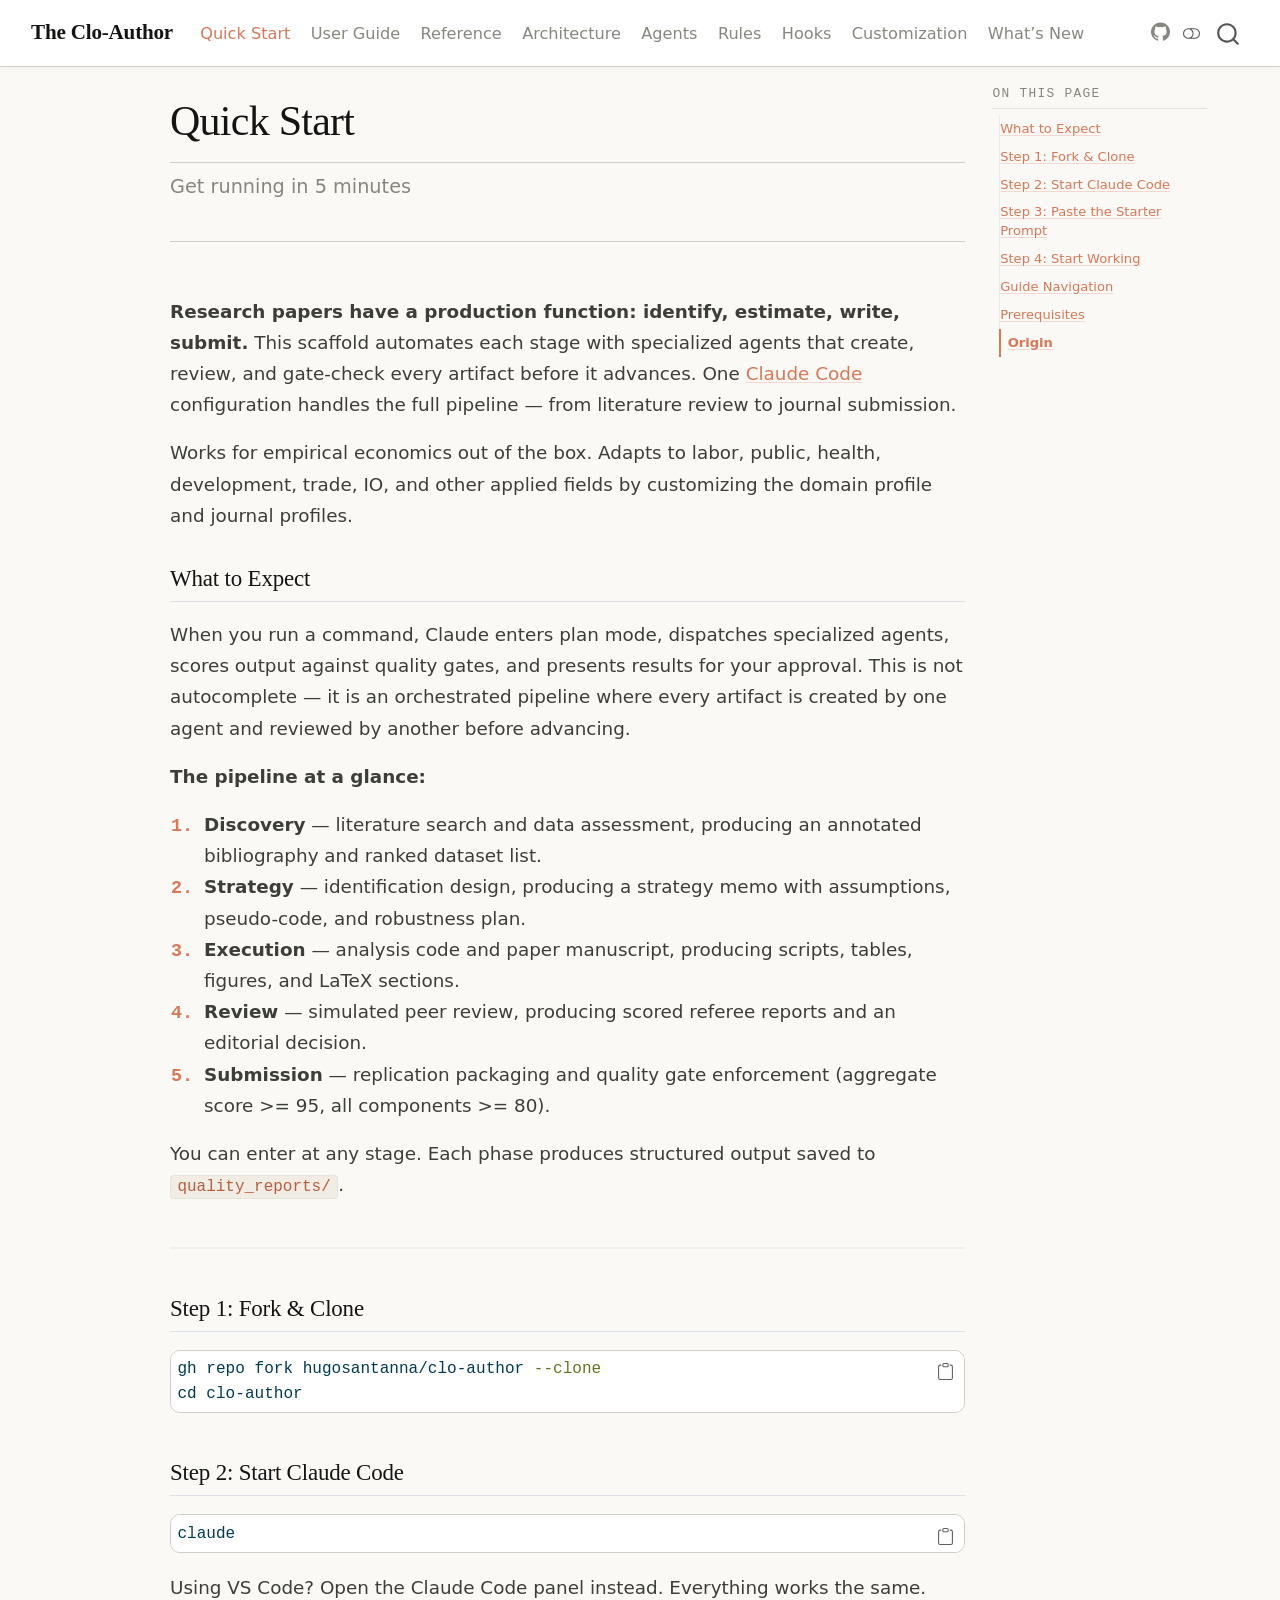
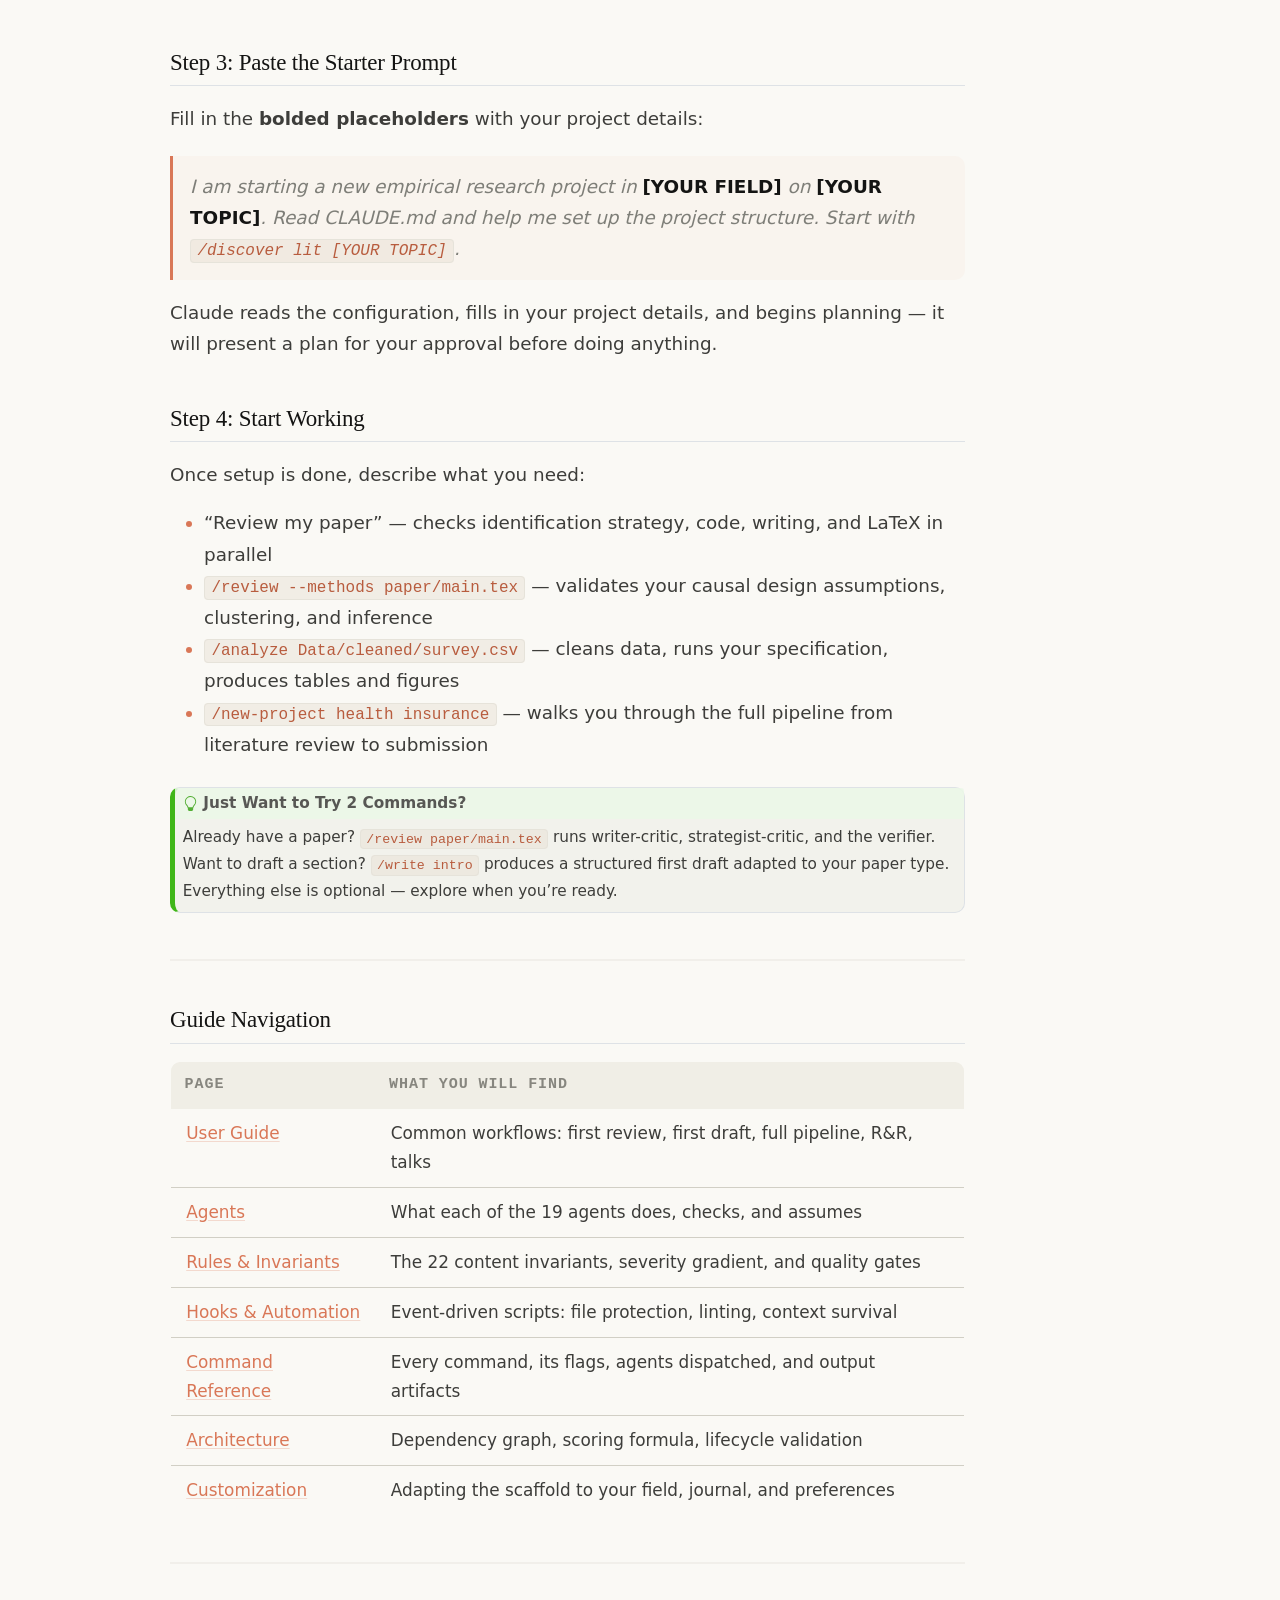
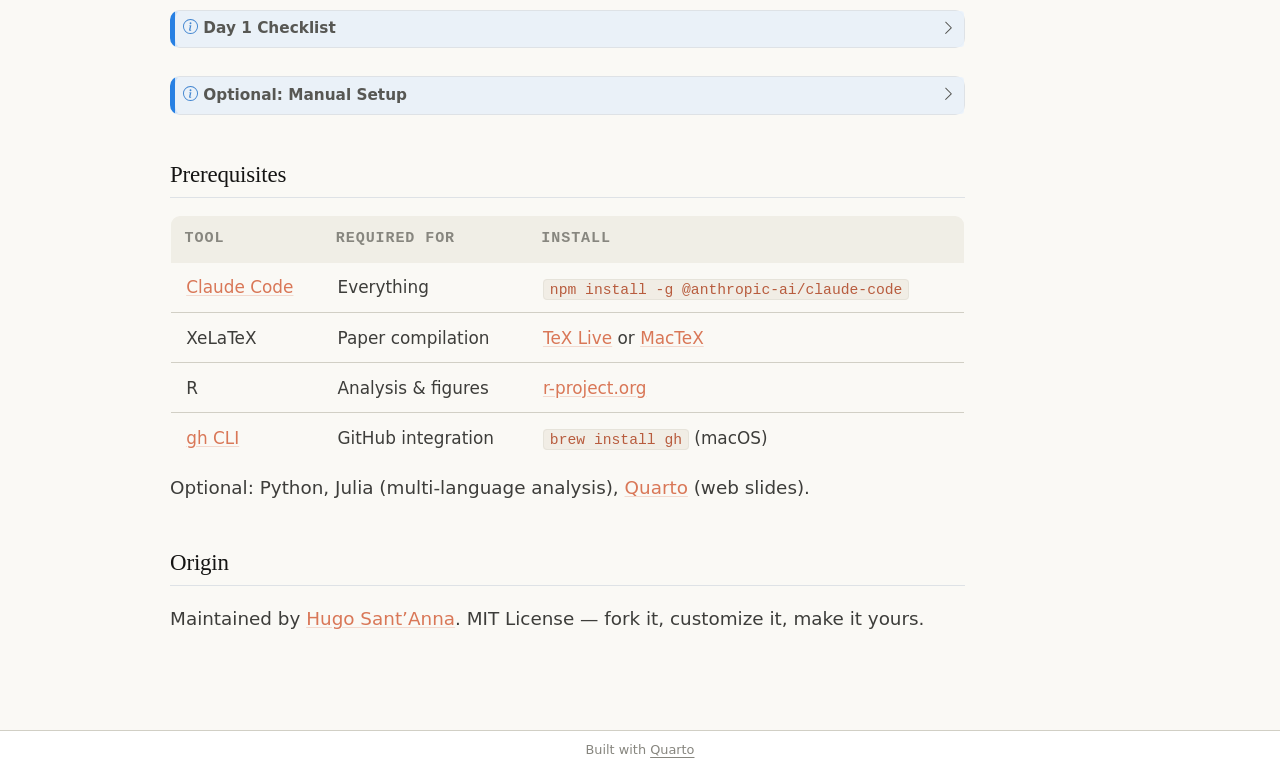
<file: docs/index.html>
<!DOCTYPE html>
<html xmlns="http://www.w3.org/1999/xhtml" lang="en" xml:lang="en"><head>

<meta charset="utf-8">
<meta name="generator" content="quarto-1.8.27">

<meta name="viewport" content="width=device-width, initial-scale=1.0, user-scalable=yes">


<title>Quick Start – The Clo-Author</title>
<style>
code{white-space: pre-wrap;}
span.smallcaps{font-variant: small-caps;}
div.columns{display: flex; gap: min(4vw, 1.5em);}
div.column{flex: auto; overflow-x: auto;}
div.hanging-indent{margin-left: 1.5em; text-indent: -1.5em;}
ul.task-list{list-style: none;}
ul.task-list li input[type="checkbox"] {
  width: 0.8em;
  margin: 0 0.8em 0.2em -1em; /* quarto-specific, see https://github.com/quarto-dev/quarto-cli/issues/4556 */ 
  vertical-align: middle;
}
/* CSS for syntax highlighting */
html { -webkit-text-size-adjust: 100%; }
pre > code.sourceCode { white-space: pre; position: relative; }
pre > code.sourceCode > span { display: inline-block; line-height: 1.25; }
pre > code.sourceCode > span:empty { height: 1.2em; }
.sourceCode { overflow: visible; }
code.sourceCode > span { color: inherit; text-decoration: inherit; }
div.sourceCode { margin: 1em 0; }
pre.sourceCode { margin: 0; }
@media screen {
div.sourceCode { overflow: auto; }
}
@media print {
pre > code.sourceCode { white-space: pre-wrap; }
pre > code.sourceCode > span { text-indent: -5em; padding-left: 5em; }
}
pre.numberSource code
  { counter-reset: source-line 0; }
pre.numberSource code > span
  { position: relative; left: -4em; counter-increment: source-line; }
pre.numberSource code > span > a:first-child::before
  { content: counter(source-line);
    position: relative; left: -1em; text-align: right; vertical-align: baseline;
    border: none; display: inline-block;
    -webkit-touch-callout: none; -webkit-user-select: none;
    -khtml-user-select: none; -moz-user-select: none;
    -ms-user-select: none; user-select: none;
    padding: 0 4px; width: 4em;
  }
pre.numberSource { margin-left: 3em;  padding-left: 4px; }
div.sourceCode
  {   }
@media screen {
pre > code.sourceCode > span > a:first-child::before { text-decoration: underline; }
}
</style>


<script src="site_libs/quarto-nav/quarto-nav.js"></script>
<script src="site_libs/quarto-nav/headroom.min.js"></script>
<script src="site_libs/clipboard/clipboard.min.js"></script>
<script src="site_libs/quarto-search/autocomplete.umd.js"></script>
<script src="site_libs/quarto-search/fuse.min.js"></script>
<script src="site_libs/quarto-search/quarto-search.js"></script>
<meta name="quarto:offset" content="./">
<link href="./favicon.svg" rel="icon" type="image/svg+xml">
<script src="site_libs/quarto-html/quarto.js" type="module"></script>
<script src="site_libs/quarto-html/tabsets/tabsets.js" type="module"></script>
<script src="site_libs/quarto-html/axe/axe-check.js" type="module"></script>
<script src="site_libs/quarto-html/popper.min.js"></script>
<script src="site_libs/quarto-html/tippy.umd.min.js"></script>
<script src="site_libs/quarto-html/anchor.min.js"></script>
<link href="site_libs/quarto-html/tippy.css" rel="stylesheet">
<link href="site_libs/quarto-html/quarto-syntax-highlighting-bb133401eb1928132202f6efeefbc5fe.css" rel="stylesheet" class="quarto-color-scheme" id="quarto-text-highlighting-styles">
<link href="site_libs/quarto-html/quarto-syntax-highlighting-dark-fdd259eaf9296a602f9f2594b91304b4.css" rel="stylesheet" class="quarto-color-scheme quarto-color-alternate" id="quarto-text-highlighting-styles">
<link href="site_libs/quarto-html/quarto-syntax-highlighting-bb133401eb1928132202f6efeefbc5fe.css" rel="stylesheet" class="quarto-color-scheme-extra" id="quarto-text-highlighting-styles">
<script src="site_libs/bootstrap/bootstrap.min.js"></script>
<link href="site_libs/bootstrap/bootstrap-icons.css" rel="stylesheet">
<link href="site_libs/bootstrap/bootstrap-45f38feec4c6d3ad185969c2b5aa4b3b.min.css" rel="stylesheet" append-hash="true" class="quarto-color-scheme" id="quarto-bootstrap" data-mode="light">
<link href="site_libs/bootstrap/bootstrap-dark-b9862f91d0a1d344de8539a32e8a5ff2.min.css" rel="stylesheet" append-hash="true" class="quarto-color-scheme quarto-color-alternate" id="quarto-bootstrap" data-mode="dark">
<link href="site_libs/bootstrap/bootstrap-45f38feec4c6d3ad185969c2b5aa4b3b.min.css" rel="stylesheet" append-hash="true" class="quarto-color-scheme-extra" id="quarto-bootstrap" data-mode="light">
<script id="quarto-search-options" type="application/json">{
  "location": "navbar",
  "copy-button": false,
  "collapse-after": 3,
  "panel-placement": "end",
  "type": "overlay",
  "limit": 50,
  "keyboard-shortcut": [
    "f",
    "/",
    "s"
  ],
  "show-item-context": false,
  "language": {
    "search-no-results-text": "No results",
    "search-matching-documents-text": "matching documents",
    "search-copy-link-title": "Copy link to search",
    "search-hide-matches-text": "Hide additional matches",
    "search-more-match-text": "more match in this document",
    "search-more-matches-text": "more matches in this document",
    "search-clear-button-title": "Clear",
    "search-text-placeholder": "",
    "search-detached-cancel-button-title": "Cancel",
    "search-submit-button-title": "Submit",
    "search-label": "Search"
  }
}</script>
<style>html{ scroll-behavior: smooth; }</style>


</head>

<body class="nav-fixed quarto-light"><script id="quarto-html-before-body" type="application/javascript">
    const toggleBodyColorMode = (bsSheetEl) => {
      const mode = bsSheetEl.getAttribute("data-mode");
      const bodyEl = window.document.querySelector("body");
      if (mode === "dark") {
        bodyEl.classList.add("quarto-dark");
        bodyEl.classList.remove("quarto-light");
      } else {
        bodyEl.classList.add("quarto-light");
        bodyEl.classList.remove("quarto-dark");
      }
    }
    const toggleBodyColorPrimary = () => {
      const bsSheetEl = window.document.querySelector("link#quarto-bootstrap:not([rel=disabled-stylesheet])");
      if (bsSheetEl) {
        toggleBodyColorMode(bsSheetEl);
      }
    }
    const setColorSchemeToggle = (alternate) => {
      const toggles = window.document.querySelectorAll('.quarto-color-scheme-toggle');
      for (let i=0; i < toggles.length; i++) {
        const toggle = toggles[i];
        if (toggle) {
          if (alternate) {
            toggle.classList.add("alternate");
          } else {
            toggle.classList.remove("alternate");
          }
        }
      }
    };
    const toggleColorMode = (alternate) => {
      // Switch the stylesheets
      const primaryStylesheets = window.document.querySelectorAll('link.quarto-color-scheme:not(.quarto-color-alternate)');
      const alternateStylesheets = window.document.querySelectorAll('link.quarto-color-scheme.quarto-color-alternate');
      manageTransitions('#quarto-margin-sidebar .nav-link', false);
      if (alternate) {
        // note: dark is layered on light, we don't disable primary!
        enableStylesheet(alternateStylesheets);
        for (const sheetNode of alternateStylesheets) {
          if (sheetNode.id === "quarto-bootstrap") {
            toggleBodyColorMode(sheetNode);
          }
        }
      } else {
        disableStylesheet(alternateStylesheets);
        enableStylesheet(primaryStylesheets)
        toggleBodyColorPrimary();
      }
      manageTransitions('#quarto-margin-sidebar .nav-link', true);
      // Switch the toggles
      setColorSchemeToggle(alternate)
      // Hack to workaround the fact that safari doesn't
      // properly recolor the scrollbar when toggling (#1455)
      if (navigator.userAgent.indexOf('Safari') > 0 && navigator.userAgent.indexOf('Chrome') == -1) {
        manageTransitions("body", false);
        window.scrollTo(0, 1);
        setTimeout(() => {
          window.scrollTo(0, 0);
          manageTransitions("body", true);
        }, 40);
      }
    }
    const disableStylesheet = (stylesheets) => {
      for (let i=0; i < stylesheets.length; i++) {
        const stylesheet = stylesheets[i];
        stylesheet.rel = 'disabled-stylesheet';
      }
    }
    const enableStylesheet = (stylesheets) => {
      for (let i=0; i < stylesheets.length; i++) {
        const stylesheet = stylesheets[i];
        if(stylesheet.rel !== 'stylesheet') { // for Chrome, which will still FOUC without this check
          stylesheet.rel = 'stylesheet';
        }
      }
    }
    const manageTransitions = (selector, allowTransitions) => {
      const els = window.document.querySelectorAll(selector);
      for (let i=0; i < els.length; i++) {
        const el = els[i];
        if (allowTransitions) {
          el.classList.remove('notransition');
        } else {
          el.classList.add('notransition');
        }
      }
    }
    const isFileUrl = () => {
      return window.location.protocol === 'file:';
    }
    const hasAlternateSentinel = () => {
      let styleSentinel = getColorSchemeSentinel();
      if (styleSentinel !== null) {
        return styleSentinel === "alternate";
      } else {
        return false;
      }
    }
    const setStyleSentinel = (alternate) => {
      const value = alternate ? "alternate" : "default";
      if (!isFileUrl()) {
        window.localStorage.setItem("quarto-color-scheme", value);
      } else {
        localAlternateSentinel = value;
      }
    }
    const getColorSchemeSentinel = () => {
      if (!isFileUrl()) {
        const storageValue = window.localStorage.getItem("quarto-color-scheme");
        return storageValue != null ? storageValue : localAlternateSentinel;
      } else {
        return localAlternateSentinel;
      }
    }
    const toggleGiscusIfUsed = (isAlternate, darkModeDefault) => {
      const baseTheme = document.querySelector('#giscus-base-theme')?.value ?? 'light';
      const alternateTheme = document.querySelector('#giscus-alt-theme')?.value ?? 'dark';
      let newTheme = '';
      if(authorPrefersDark) {
        newTheme = isAlternate ? baseTheme : alternateTheme;
      } else {
        newTheme = isAlternate ? alternateTheme : baseTheme;
      }
      const changeGiscusTheme = () => {
        // From: https://github.com/giscus/giscus/issues/336
        const sendMessage = (message) => {
          const iframe = document.querySelector('iframe.giscus-frame');
          if (!iframe) return;
          iframe.contentWindow.postMessage({ giscus: message }, 'https://giscus.app');
        }
        sendMessage({
          setConfig: {
            theme: newTheme
          }
        });
      }
      const isGiscussLoaded = window.document.querySelector('iframe.giscus-frame') !== null;
      if (isGiscussLoaded) {
        changeGiscusTheme();
      }
    };
    const authorPrefersDark = false;
    const darkModeDefault = authorPrefersDark;
      document.querySelector('link#quarto-text-highlighting-styles.quarto-color-scheme-extra').rel = 'disabled-stylesheet';
      document.querySelector('link#quarto-bootstrap.quarto-color-scheme-extra').rel = 'disabled-stylesheet';
    let localAlternateSentinel = darkModeDefault ? 'alternate' : 'default';
    // Dark / light mode switch
    window.quartoToggleColorScheme = () => {
      // Read the current dark / light value
      let toAlternate = !hasAlternateSentinel();
      toggleColorMode(toAlternate);
      setStyleSentinel(toAlternate);
      toggleGiscusIfUsed(toAlternate, darkModeDefault);
      window.dispatchEvent(new Event('resize'));
    };
    // Switch to dark mode if need be
    if (hasAlternateSentinel()) {
      toggleColorMode(true);
    } else {
      toggleColorMode(false);
    }
  </script>

<div id="quarto-search-results"></div>
  <header id="quarto-header" class="headroom fixed-top">
    <nav class="navbar navbar-expand-lg " data-bs-theme="dark">
      <div class="navbar-container container-fluid">
      <div class="navbar-brand-container mx-auto">
    <a class="navbar-brand" href="./index.html">
    <span class="navbar-title">The Clo-Author</span>
    </a>
  </div>
            <div id="quarto-search" class="" title="Search"></div>
          <button class="navbar-toggler" type="button" data-bs-toggle="collapse" data-bs-target="#navbarCollapse" aria-controls="navbarCollapse" role="menu" aria-expanded="false" aria-label="Toggle navigation" onclick="if (window.quartoToggleHeadroom) { window.quartoToggleHeadroom(); }">
  <span class="navbar-toggler-icon"></span>
</button>
          <div class="collapse navbar-collapse" id="navbarCollapse">
            <ul class="navbar-nav navbar-nav-scroll me-auto">
  <li class="nav-item">
    <a class="nav-link active" href="./index.html" aria-current="page"> 
<span class="menu-text">Quick Start</span></a>
  </li>  
  <li class="nav-item">
    <a class="nav-link" href="./user-guide.html"> 
<span class="menu-text">User Guide</span></a>
  </li>  
  <li class="nav-item">
    <a class="nav-link" href="./reference.html"> 
<span class="menu-text">Reference</span></a>
  </li>  
  <li class="nav-item">
    <a class="nav-link" href="./architecture.html"> 
<span class="menu-text">Architecture</span></a>
  </li>  
  <li class="nav-item">
    <a class="nav-link" href="./agents.html"> 
<span class="menu-text">Agents</span></a>
  </li>  
  <li class="nav-item">
    <a class="nav-link" href="./rules.html"> 
<span class="menu-text">Rules</span></a>
  </li>  
  <li class="nav-item">
    <a class="nav-link" href="./hooks.html"> 
<span class="menu-text">Hooks</span></a>
  </li>  
  <li class="nav-item">
    <a class="nav-link" href="./customization.html"> 
<span class="menu-text">Customization</span></a>
  </li>  
  <li class="nav-item">
    <a class="nav-link" href="./changelog.html"> 
<span class="menu-text">What’s New</span></a>
  </li>  
</ul>
            <ul class="navbar-nav navbar-nav-scroll ms-auto">
  <li class="nav-item compact">
    <a class="nav-link" href="https://github.com/hugosantanna/clo-author"> <i class="bi bi-github" role="img">
</i> 
<span class="menu-text"></span></a>
  </li>  
</ul>
          </div> <!-- /navcollapse -->
            <div class="quarto-navbar-tools">
  <a href="" class="quarto-color-scheme-toggle quarto-navigation-tool  px-1" onclick="window.quartoToggleColorScheme(); return false;" title="Toggle dark mode"><i class="bi"></i></a>
</div>
      </div> <!-- /container-fluid -->
    </nav>
</header>
<!-- content -->
<div id="quarto-content" class="quarto-container page-columns page-rows-contents page-layout-article page-navbar">
<!-- sidebar -->
<!-- margin-sidebar -->
    <div id="quarto-margin-sidebar" class="sidebar margin-sidebar">
        <nav id="TOC" role="doc-toc" class="toc-active">
    <h2 id="toc-title">On this page</h2>
   
  <ul>
  <li><a href="#what-to-expect" id="toc-what-to-expect" class="nav-link active" data-scroll-target="#what-to-expect">What to Expect</a></li>
  <li><a href="#step-1-fork-clone" id="toc-step-1-fork-clone" class="nav-link" data-scroll-target="#step-1-fork-clone">Step 1: Fork &amp; Clone</a></li>
  <li><a href="#step-2-start-claude-code" id="toc-step-2-start-claude-code" class="nav-link" data-scroll-target="#step-2-start-claude-code">Step 2: Start Claude Code</a></li>
  <li><a href="#step-3-paste-the-starter-prompt" id="toc-step-3-paste-the-starter-prompt" class="nav-link" data-scroll-target="#step-3-paste-the-starter-prompt">Step 3: Paste the Starter Prompt</a></li>
  <li><a href="#step-4-start-working" id="toc-step-4-start-working" class="nav-link" data-scroll-target="#step-4-start-working">Step 4: Start Working</a></li>
  <li><a href="#guide-navigation" id="toc-guide-navigation" class="nav-link" data-scroll-target="#guide-navigation">Guide Navigation</a></li>
  <li><a href="#prerequisites" id="toc-prerequisites" class="nav-link" data-scroll-target="#prerequisites">Prerequisites</a></li>
  <li><a href="#origin" id="toc-origin" class="nav-link" data-scroll-target="#origin">Origin</a></li>
  </ul>
</nav>
    </div>
<!-- main -->
<main class="content" id="quarto-document-content">


<header id="title-block-header" class="quarto-title-block default">
<div class="quarto-title">
<h1 class="title">Quick Start</h1>
<p class="subtitle lead">Get running in 5 minutes</p>
</div>



<div class="quarto-title-meta">

    
  
    
  </div>
  


</header>


<p><strong>Research papers have a production function: identify, estimate, write, submit.</strong> This scaffold automates each stage with specialized agents that create, review, and gate-check every artifact before it advances. One <a href="https://docs.anthropic.com/en/docs/claude-code">Claude Code</a> configuration handles the full pipeline — from literature review to journal submission.</p>
<p>Works for empirical economics out of the box. Adapts to labor, public, health, development, trade, IO, and other applied fields by customizing the domain profile and journal profiles.</p>
<section id="what-to-expect" class="level2">
<h2 class="anchored" data-anchor-id="what-to-expect">What to Expect</h2>
<p>When you run a command, Claude enters plan mode, dispatches specialized agents, scores output against quality gates, and presents results for your approval. This is not autocomplete — it is an orchestrated pipeline where every artifact is created by one agent and reviewed by another before advancing.</p>
<p><strong>The pipeline at a glance:</strong></p>
<ol type="1">
<li><strong>Discovery</strong> — literature search and data assessment, producing an annotated bibliography and ranked dataset list.</li>
<li><strong>Strategy</strong> — identification design, producing a strategy memo with assumptions, pseudo-code, and robustness plan.</li>
<li><strong>Execution</strong> — analysis code and paper manuscript, producing scripts, tables, figures, and LaTeX sections.</li>
<li><strong>Review</strong> — simulated peer review, producing scored referee reports and an editorial decision.</li>
<li><strong>Submission</strong> — replication packaging and quality gate enforcement (aggregate score &gt;= 95, all components &gt;= 80).</li>
</ol>
<p>You can enter at any stage. Each phase produces structured output saved to <code>quality_reports/</code>.</p>
<hr>
</section>
<section id="step-1-fork-clone" class="level2">
<h2 class="anchored" data-anchor-id="step-1-fork-clone">Step 1: Fork &amp; Clone</h2>
<div class="code-copy-outer-scaffold"><div class="sourceCode" id="cb1"><pre class="sourceCode bash code-with-copy"><code class="sourceCode bash"><span id="cb1-1"><a href="#cb1-1" aria-hidden="true" tabindex="-1"></a><span class="ex">gh</span> repo fork hugosantanna/clo-author <span class="at">--clone</span></span>
<span id="cb1-2"><a href="#cb1-2" aria-hidden="true" tabindex="-1"></a><span class="bu">cd</span> clo-author</span></code></pre></div><button title="Copy to Clipboard" class="code-copy-button"><i class="bi"></i></button></div>
</section>
<section id="step-2-start-claude-code" class="level2">
<h2 class="anchored" data-anchor-id="step-2-start-claude-code">Step 2: Start Claude Code</h2>
<div class="code-copy-outer-scaffold"><div class="sourceCode" id="cb2"><pre class="sourceCode bash code-with-copy"><code class="sourceCode bash"><span id="cb2-1"><a href="#cb2-1" aria-hidden="true" tabindex="-1"></a><span class="ex">claude</span></span></code></pre></div><button title="Copy to Clipboard" class="code-copy-button"><i class="bi"></i></button></div>
<p>Using VS Code? Open the Claude Code panel instead. Everything works the same.</p>
</section>
<section id="step-3-paste-the-starter-prompt" class="level2">
<h2 class="anchored" data-anchor-id="step-3-paste-the-starter-prompt">Step 3: Paste the Starter Prompt</h2>
<p>Fill in the <strong>bolded placeholders</strong> with your project details:</p>
<blockquote class="blockquote">
<p>I am starting a new empirical research project in <strong>[YOUR FIELD]</strong> on <strong>[YOUR TOPIC]</strong>. Read CLAUDE.md and help me set up the project structure. Start with <code>/discover lit [YOUR TOPIC]</code>.</p>
</blockquote>
<p>Claude reads the configuration, fills in your project details, and begins planning — it will present a plan for your approval before doing anything.</p>
</section>
<section id="step-4-start-working" class="level2">
<h2 class="anchored" data-anchor-id="step-4-start-working">Step 4: Start Working</h2>
<p>Once setup is done, describe what you need:</p>
<ul>
<li>“Review my paper” — checks identification strategy, code, writing, and LaTeX in parallel</li>
<li><code>/review --methods paper/main.tex</code> — validates your causal design assumptions, clustering, and inference</li>
<li><code>/analyze Data/cleaned/survey.csv</code> — cleans data, runs your specification, produces tables and figures</li>
<li><code>/new-project health insurance</code> — walks you through the full pipeline from literature review to submission</li>
</ul>
<div class="callout callout-style-default callout-tip callout-titled" title="Just Want to Try 2 Commands?">
<div class="callout-header d-flex align-content-center">
<div class="callout-icon-container">
<i class="callout-icon"></i>
</div>
<div class="callout-title-container flex-fill">
<span class="screen-reader-only">Tip</span>Just Want to Try 2 Commands?
</div>
</div>
<div class="callout-body-container callout-body">
<p>Already have a paper? <code>/review paper/main.tex</code> runs writer-critic, strategist-critic, and the verifier. Want to draft a section? <code>/write intro</code> produces a structured first draft adapted to your paper type. Everything else is optional — explore when you’re ready.</p>
</div>
</div>
<hr>
</section>
<section id="guide-navigation" class="level2">
<h2 class="anchored" data-anchor-id="guide-navigation">Guide Navigation</h2>
<table class="caption-top table">
<thead>
<tr class="header">
<th>Page</th>
<th>What you will find</th>
</tr>
</thead>
<tbody>
<tr class="odd">
<td><a href="./user-guide.html">User Guide</a></td>
<td>Common workflows: first review, first draft, full pipeline, R&amp;R, talks</td>
</tr>
<tr class="even">
<td><a href="./agents.html">Agents</a></td>
<td>What each of the 19 agents does, checks, and assumes</td>
</tr>
<tr class="odd">
<td><a href="./rules.html">Rules &amp; Invariants</a></td>
<td>The 22 content invariants, severity gradient, and quality gates</td>
</tr>
<tr class="even">
<td><a href="./hooks.html">Hooks &amp; Automation</a></td>
<td>Event-driven scripts: file protection, linting, context survival</td>
</tr>
<tr class="odd">
<td><a href="./reference.html">Command Reference</a></td>
<td>Every command, its flags, agents dispatched, and output artifacts</td>
</tr>
<tr class="even">
<td><a href="./architecture.html">Architecture</a></td>
<td>Dependency graph, scoring formula, lifecycle validation</td>
</tr>
<tr class="odd">
<td><a href="./customization.html">Customization</a></td>
<td>Adapting the scaffold to your field, journal, and preferences</td>
</tr>
</tbody>
</table>
<hr>
<div class="callout callout-style-default callout-note callout-titled" title="Day 1 Checklist">
<div class="callout-header d-flex align-content-center collapsed" data-bs-toggle="collapse" data-bs-target=".callout-2-contents" aria-controls="callout-2" aria-expanded="false" aria-label="Toggle callout">
<div class="callout-icon-container">
<i class="callout-icon"></i>
</div>
<div class="callout-title-container flex-fill">
<span class="screen-reader-only">Note</span>Day 1 Checklist
</div>
<div class="callout-btn-toggle d-inline-block border-0 py-1 ps-1 pe-0 float-end"><i class="callout-toggle"></i></div>
</div>
<div id="callout-2" class="callout-2-contents callout-collapse collapse">
<div class="callout-body-container callout-body">
<ul class="task-list">
<li><label><input type="checkbox">Fork the repo and clone it locally</label></li>
<li><label><input type="checkbox">Run <code>claude</code> in the project directory</label></li>
<li><label><input type="checkbox">Paste the starter prompt (fill in your project details)</label></li>
<li><label><input type="checkbox">Wait for Claude to customize <code>CLAUDE.md</code> for your project</label></li>
<li><label><input type="checkbox">Approve the configuration plan</label></li>
<li><label><input type="checkbox">Ask Claude to do something: “Review my paper” or <code>/discover lit [topic]</code></label></li>
<li><label><input type="checkbox">Approve the task plan, watch it work, review the output</label></li>
</ul>
<p>That’s it. Everything else — agents, hooks, rules — runs automatically in the background.</p>
</div>
</div>
</div>
<div class="callout callout-style-default callout-note callout-titled">
<div class="callout-header d-flex align-content-center collapsed" data-bs-toggle="collapse" data-bs-target=".callout-3-contents" aria-controls="callout-3" aria-expanded="false" aria-label="Toggle callout">
<div class="callout-icon-container">
<i class="callout-icon"></i>
</div>
<div class="callout-title-container flex-fill">
<span class="screen-reader-only">Note</span>Optional: Manual Setup
</div>
<div class="callout-btn-toggle d-inline-block border-0 py-1 ps-1 pe-0 float-end"><i class="callout-toggle"></i></div>
</div>
<div id="callout-3" class="callout-3-contents callout-collapse collapse">
<div class="callout-body-container callout-body">
<p>If you prefer to configure things yourself instead of letting Claude handle it:</p>
<p><strong>Customize CLAUDE.md</strong> — Open <code>CLAUDE.md</code> and replace all <code>[BRACKETED PLACEHOLDERS]</code>:</p>
<ol type="1">
<li><strong>Project name and institution</strong></li>
<li><strong>Folder structure</strong> (adjust to your layout)</li>
<li><strong>Current project state</strong> (your papers and analyses)</li>
</ol>
<p><strong>Fill in the domain profile</strong> — Run <code>/discover</code> (interactive interview) or manually edit <code>.claude/references/domain-profile.md</code>:</p>
<ol type="1">
<li><strong>Your field</strong> and adjacent subfields</li>
<li><strong>Target journals</strong> ranked by tier</li>
<li><strong>Common data sources</strong> and identification strategies</li>
<li><strong>Field conventions</strong> and seminal references</li>
</ol>
<p><strong>Configure permissions</strong> — Review <code>.claude/settings.json</code>. The template includes permissions for git, LaTeX, R, and utility scripts.</p>
<p><strong>Test it:</strong></p>
<div class="code-copy-outer-scaffold"><div class="sourceCode" id="cb3"><pre class="sourceCode bash code-with-copy"><code class="sourceCode bash"><span id="cb3-1"><a href="#cb3-1" aria-hidden="true" tabindex="-1"></a><span class="ex">/tools</span> compile paper/main.tex</span>
<span id="cb3-2"><a href="#cb3-2" aria-hidden="true" tabindex="-1"></a><span class="ex">/review</span> <span class="at">--proofread</span> paper/main.tex</span></code></pre></div><button title="Copy to Clipboard" class="code-copy-button"><i class="bi"></i></button></div>
</div>
</div>
</div>
</section>
<section id="prerequisites" class="level2">
<h2 class="anchored" data-anchor-id="prerequisites">Prerequisites</h2>
<table class="caption-top table">
<thead>
<tr class="header">
<th>Tool</th>
<th>Required For</th>
<th>Install</th>
</tr>
</thead>
<tbody>
<tr class="odd">
<td><a href="https://docs.anthropic.com/en/docs/claude-code">Claude Code</a></td>
<td>Everything</td>
<td><code>npm install -g @anthropic-ai/claude-code</code></td>
</tr>
<tr class="even">
<td>XeLaTeX</td>
<td>Paper compilation</td>
<td><a href="https://tug.org/texlive/">TeX Live</a> or <a href="https://tug.org/mactex/">MacTeX</a></td>
</tr>
<tr class="odd">
<td>R</td>
<td>Analysis &amp; figures</td>
<td><a href="https://www.r-project.org/">r-project.org</a></td>
</tr>
<tr class="even">
<td><a href="https://cli.github.com/">gh CLI</a></td>
<td>GitHub integration</td>
<td><code>brew install gh</code> (macOS)</td>
</tr>
</tbody>
</table>
<p>Optional: Python, Julia (multi-language analysis), <a href="https://quarto.org">Quarto</a> (web slides).</p>
</section>
<section id="origin" class="level2">
<h2 class="anchored" data-anchor-id="origin">Origin</h2>
<p>Maintained by <a href="https://hsantanna.org">Hugo Sant’Anna</a>. MIT License — fork it, customize it, make it yours.</p>


</section>

</main> <!-- /main -->
<script id="quarto-html-after-body" type="application/javascript">
  window.document.addEventListener("DOMContentLoaded", function (event) {
    // Ensure there is a toggle, if there isn't float one in the top right
    if (window.document.querySelector('.quarto-color-scheme-toggle') === null) {
      const a = window.document.createElement('a');
      a.classList.add('top-right');
      a.classList.add('quarto-color-scheme-toggle');
      a.href = "";
      a.onclick = function() { try { window.quartoToggleColorScheme(); } catch {} return false; };
      const i = window.document.createElement("i");
      i.classList.add('bi');
      a.appendChild(i);
      window.document.body.appendChild(a);
    }
    setColorSchemeToggle(hasAlternateSentinel())
    const icon = "";
    const anchorJS = new window.AnchorJS();
    anchorJS.options = {
      placement: 'right',
      icon: icon
    };
    anchorJS.add('.anchored');
    const isCodeAnnotation = (el) => {
      for (const clz of el.classList) {
        if (clz.startsWith('code-annotation-')) {                     
          return true;
        }
      }
      return false;
    }
    const onCopySuccess = function(e) {
      // button target
      const button = e.trigger;
      // don't keep focus
      button.blur();
      // flash "checked"
      button.classList.add('code-copy-button-checked');
      var currentTitle = button.getAttribute("title");
      button.setAttribute("title", "Copied!");
      let tooltip;
      if (window.bootstrap) {
        button.setAttribute("data-bs-toggle", "tooltip");
        button.setAttribute("data-bs-placement", "left");
        button.setAttribute("data-bs-title", "Copied!");
        tooltip = new bootstrap.Tooltip(button, 
          { trigger: "manual", 
            customClass: "code-copy-button-tooltip",
            offset: [0, -8]});
        tooltip.show();    
      }
      setTimeout(function() {
        if (tooltip) {
          tooltip.hide();
          button.removeAttribute("data-bs-title");
          button.removeAttribute("data-bs-toggle");
          button.removeAttribute("data-bs-placement");
        }
        button.setAttribute("title", currentTitle);
        button.classList.remove('code-copy-button-checked');
      }, 1000);
      // clear code selection
      e.clearSelection();
    }
    const getTextToCopy = function(trigger) {
      const outerScaffold = trigger.parentElement.cloneNode(true);
      const codeEl = outerScaffold.querySelector('code');
      for (const childEl of codeEl.children) {
        if (isCodeAnnotation(childEl)) {
          childEl.remove();
        }
      }
      return codeEl.innerText;
    }
    const clipboard = new window.ClipboardJS('.code-copy-button:not([data-in-quarto-modal])', {
      text: getTextToCopy
    });
    clipboard.on('success', onCopySuccess);
    if (window.document.getElementById('quarto-embedded-source-code-modal')) {
      const clipboardModal = new window.ClipboardJS('.code-copy-button[data-in-quarto-modal]', {
        text: getTextToCopy,
        container: window.document.getElementById('quarto-embedded-source-code-modal')
      });
      clipboardModal.on('success', onCopySuccess);
    }
      var localhostRegex = new RegExp(/^(?:http|https):\/\/localhost\:?[0-9]*\//);
      var mailtoRegex = new RegExp(/^mailto:/);
        var filterRegex = new RegExp('/' + window.location.host + '/');
      var isInternal = (href) => {
          return filterRegex.test(href) || localhostRegex.test(href) || mailtoRegex.test(href);
      }
      // Inspect non-navigation links and adorn them if external
     var links = window.document.querySelectorAll('a[href]:not(.nav-link):not(.navbar-brand):not(.toc-action):not(.sidebar-link):not(.sidebar-item-toggle):not(.pagination-link):not(.no-external):not([aria-hidden]):not(.dropdown-item):not(.quarto-navigation-tool):not(.about-link)');
      for (var i=0; i<links.length; i++) {
        const link = links[i];
        if (!isInternal(link.href)) {
          // undo the damage that might have been done by quarto-nav.js in the case of
          // links that we want to consider external
          if (link.dataset.originalHref !== undefined) {
            link.href = link.dataset.originalHref;
          }
        }
      }
    function tippyHover(el, contentFn, onTriggerFn, onUntriggerFn) {
      const config = {
        allowHTML: true,
        maxWidth: 500,
        delay: 100,
        arrow: false,
        appendTo: function(el) {
            return el.parentElement;
        },
        interactive: true,
        interactiveBorder: 10,
        theme: 'quarto',
        placement: 'bottom-start',
      };
      if (contentFn) {
        config.content = contentFn;
      }
      if (onTriggerFn) {
        config.onTrigger = onTriggerFn;
      }
      if (onUntriggerFn) {
        config.onUntrigger = onUntriggerFn;
      }
      window.tippy(el, config); 
    }
    const noterefs = window.document.querySelectorAll('a[role="doc-noteref"]');
    for (var i=0; i<noterefs.length; i++) {
      const ref = noterefs[i];
      tippyHover(ref, function() {
        // use id or data attribute instead here
        let href = ref.getAttribute('data-footnote-href') || ref.getAttribute('href');
        try { href = new URL(href).hash; } catch {}
        const id = href.replace(/^#\/?/, "");
        const note = window.document.getElementById(id);
        if (note) {
          return note.innerHTML;
        } else {
          return "";
        }
      });
    }
    const xrefs = window.document.querySelectorAll('a.quarto-xref');
    const processXRef = (id, note) => {
      // Strip column container classes
      const stripColumnClz = (el) => {
        el.classList.remove("page-full", "page-columns");
        if (el.children) {
          for (const child of el.children) {
            stripColumnClz(child);
          }
        }
      }
      stripColumnClz(note)
      if (id === null || id.startsWith('sec-')) {
        // Special case sections, only their first couple elements
        const container = document.createElement("div");
        if (note.children && note.children.length > 2) {
          container.appendChild(note.children[0].cloneNode(true));
          for (let i = 1; i < note.children.length; i++) {
            const child = note.children[i];
            if (child.tagName === "P" && child.innerText === "") {
              continue;
            } else {
              container.appendChild(child.cloneNode(true));
              break;
            }
          }
          if (window.Quarto?.typesetMath) {
            window.Quarto.typesetMath(container);
          }
          return container.innerHTML
        } else {
          if (window.Quarto?.typesetMath) {
            window.Quarto.typesetMath(note);
          }
          return note.innerHTML;
        }
      } else {
        // Remove any anchor links if they are present
        const anchorLink = note.querySelector('a.anchorjs-link');
        if (anchorLink) {
          anchorLink.remove();
        }
        if (window.Quarto?.typesetMath) {
          window.Quarto.typesetMath(note);
        }
        if (note.classList.contains("callout")) {
          return note.outerHTML;
        } else {
          return note.innerHTML;
        }
      }
    }
    for (var i=0; i<xrefs.length; i++) {
      const xref = xrefs[i];
      tippyHover(xref, undefined, function(instance) {
        instance.disable();
        let url = xref.getAttribute('href');
        let hash = undefined; 
        if (url.startsWith('#')) {
          hash = url;
        } else {
          try { hash = new URL(url).hash; } catch {}
        }
        if (hash) {
          const id = hash.replace(/^#\/?/, "");
          const note = window.document.getElementById(id);
          if (note !== null) {
            try {
              const html = processXRef(id, note.cloneNode(true));
              instance.setContent(html);
            } finally {
              instance.enable();
              instance.show();
            }
          } else {
            // See if we can fetch this
            fetch(url.split('#')[0])
            .then(res => res.text())
            .then(html => {
              const parser = new DOMParser();
              const htmlDoc = parser.parseFromString(html, "text/html");
              const note = htmlDoc.getElementById(id);
              if (note !== null) {
                const html = processXRef(id, note);
                instance.setContent(html);
              } 
            }).finally(() => {
              instance.enable();
              instance.show();
            });
          }
        } else {
          // See if we can fetch a full url (with no hash to target)
          // This is a special case and we should probably do some content thinning / targeting
          fetch(url)
          .then(res => res.text())
          .then(html => {
            const parser = new DOMParser();
            const htmlDoc = parser.parseFromString(html, "text/html");
            const note = htmlDoc.querySelector('main.content');
            if (note !== null) {
              // This should only happen for chapter cross references
              // (since there is no id in the URL)
              // remove the first header
              if (note.children.length > 0 && note.children[0].tagName === "HEADER") {
                note.children[0].remove();
              }
              const html = processXRef(null, note);
              instance.setContent(html);
            } 
          }).finally(() => {
            instance.enable();
            instance.show();
          });
        }
      }, function(instance) {
      });
    }
        let selectedAnnoteEl;
        const selectorForAnnotation = ( cell, annotation) => {
          let cellAttr = 'data-code-cell="' + cell + '"';
          let lineAttr = 'data-code-annotation="' +  annotation + '"';
          const selector = 'span[' + cellAttr + '][' + lineAttr + ']';
          return selector;
        }
        const selectCodeLines = (annoteEl) => {
          const doc = window.document;
          const targetCell = annoteEl.getAttribute("data-target-cell");
          const targetAnnotation = annoteEl.getAttribute("data-target-annotation");
          const annoteSpan = window.document.querySelector(selectorForAnnotation(targetCell, targetAnnotation));
          const lines = annoteSpan.getAttribute("data-code-lines").split(",");
          const lineIds = lines.map((line) => {
            return targetCell + "-" + line;
          })
          let top = null;
          let height = null;
          let parent = null;
          if (lineIds.length > 0) {
              //compute the position of the single el (top and bottom and make a div)
              const el = window.document.getElementById(lineIds[0]);
              top = el.offsetTop;
              height = el.offsetHeight;
              parent = el.parentElement.parentElement;
            if (lineIds.length > 1) {
              const lastEl = window.document.getElementById(lineIds[lineIds.length - 1]);
              const bottom = lastEl.offsetTop + lastEl.offsetHeight;
              height = bottom - top;
            }
            if (top !== null && height !== null && parent !== null) {
              // cook up a div (if necessary) and position it 
              let div = window.document.getElementById("code-annotation-line-highlight");
              if (div === null) {
                div = window.document.createElement("div");
                div.setAttribute("id", "code-annotation-line-highlight");
                div.style.position = 'absolute';
                parent.appendChild(div);
              }
              div.style.top = top - 2 + "px";
              div.style.height = height + 4 + "px";
              div.style.left = 0;
              let gutterDiv = window.document.getElementById("code-annotation-line-highlight-gutter");
              if (gutterDiv === null) {
                gutterDiv = window.document.createElement("div");
                gutterDiv.setAttribute("id", "code-annotation-line-highlight-gutter");
                gutterDiv.style.position = 'absolute';
                const codeCell = window.document.getElementById(targetCell);
                const gutter = codeCell.querySelector('.code-annotation-gutter');
                gutter.appendChild(gutterDiv);
              }
              gutterDiv.style.top = top - 2 + "px";
              gutterDiv.style.height = height + 4 + "px";
            }
            selectedAnnoteEl = annoteEl;
          }
        };
        const unselectCodeLines = () => {
          const elementsIds = ["code-annotation-line-highlight", "code-annotation-line-highlight-gutter"];
          elementsIds.forEach((elId) => {
            const div = window.document.getElementById(elId);
            if (div) {
              div.remove();
            }
          });
          selectedAnnoteEl = undefined;
        };
          // Handle positioning of the toggle
      window.addEventListener(
        "resize",
        throttle(() => {
          elRect = undefined;
          if (selectedAnnoteEl) {
            selectCodeLines(selectedAnnoteEl);
          }
        }, 10)
      );
      function throttle(fn, ms) {
      let throttle = false;
      let timer;
        return (...args) => {
          if(!throttle) { // first call gets through
              fn.apply(this, args);
              throttle = true;
          } else { // all the others get throttled
              if(timer) clearTimeout(timer); // cancel #2
              timer = setTimeout(() => {
                fn.apply(this, args);
                timer = throttle = false;
              }, ms);
          }
        };
      }
        // Attach click handler to the DT
        const annoteDls = window.document.querySelectorAll('dt[data-target-cell]');
        for (const annoteDlNode of annoteDls) {
          annoteDlNode.addEventListener('click', (event) => {
            const clickedEl = event.target;
            if (clickedEl !== selectedAnnoteEl) {
              unselectCodeLines();
              const activeEl = window.document.querySelector('dt[data-target-cell].code-annotation-active');
              if (activeEl) {
                activeEl.classList.remove('code-annotation-active');
              }
              selectCodeLines(clickedEl);
              clickedEl.classList.add('code-annotation-active');
            } else {
              // Unselect the line
              unselectCodeLines();
              clickedEl.classList.remove('code-annotation-active');
            }
          });
        }
    const findCites = (el) => {
      const parentEl = el.parentElement;
      if (parentEl) {
        const cites = parentEl.dataset.cites;
        if (cites) {
          return {
            el,
            cites: cites.split(' ')
          };
        } else {
          return findCites(el.parentElement)
        }
      } else {
        return undefined;
      }
    };
    var bibliorefs = window.document.querySelectorAll('a[role="doc-biblioref"]');
    for (var i=0; i<bibliorefs.length; i++) {
      const ref = bibliorefs[i];
      const citeInfo = findCites(ref);
      if (citeInfo) {
        tippyHover(citeInfo.el, function() {
          var popup = window.document.createElement('div');
          citeInfo.cites.forEach(function(cite) {
            var citeDiv = window.document.createElement('div');
            citeDiv.classList.add('hanging-indent');
            citeDiv.classList.add('csl-entry');
            var biblioDiv = window.document.getElementById('ref-' + cite);
            if (biblioDiv) {
              citeDiv.innerHTML = biblioDiv.innerHTML;
            }
            popup.appendChild(citeDiv);
          });
          return popup.innerHTML;
        });
      }
    }
  });
  </script>
</div> <!-- /content -->
<footer class="footer">
  <div class="nav-footer">
    <div class="nav-footer-left">
      &nbsp;
    </div>   
    <div class="nav-footer-center">
<p>Built with <a href="https://quarto.org">Quarto</a></p>
</div>
    <div class="nav-footer-right">
      &nbsp;
    </div>
  </div>
</footer>




<script src="site_libs/quarto-html/zenscroll-min.js"></script>
</body></html>
</file>
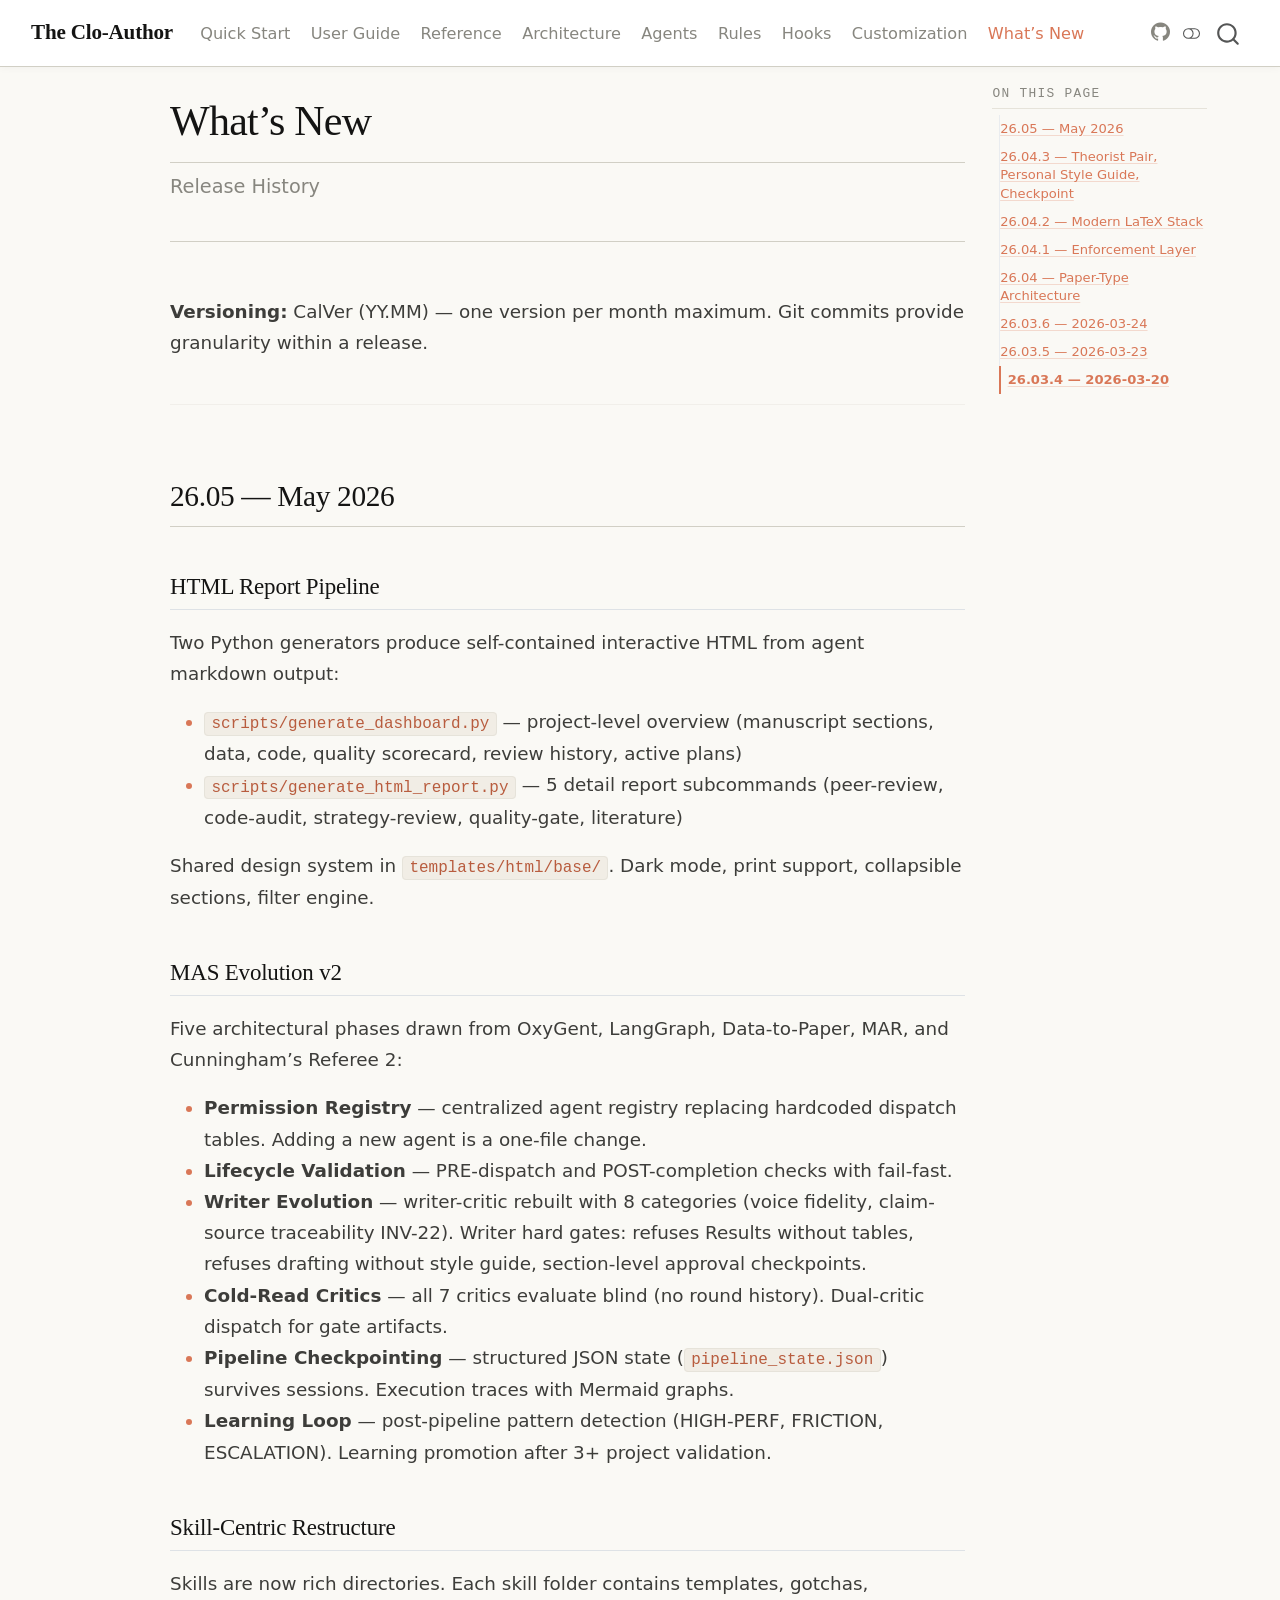
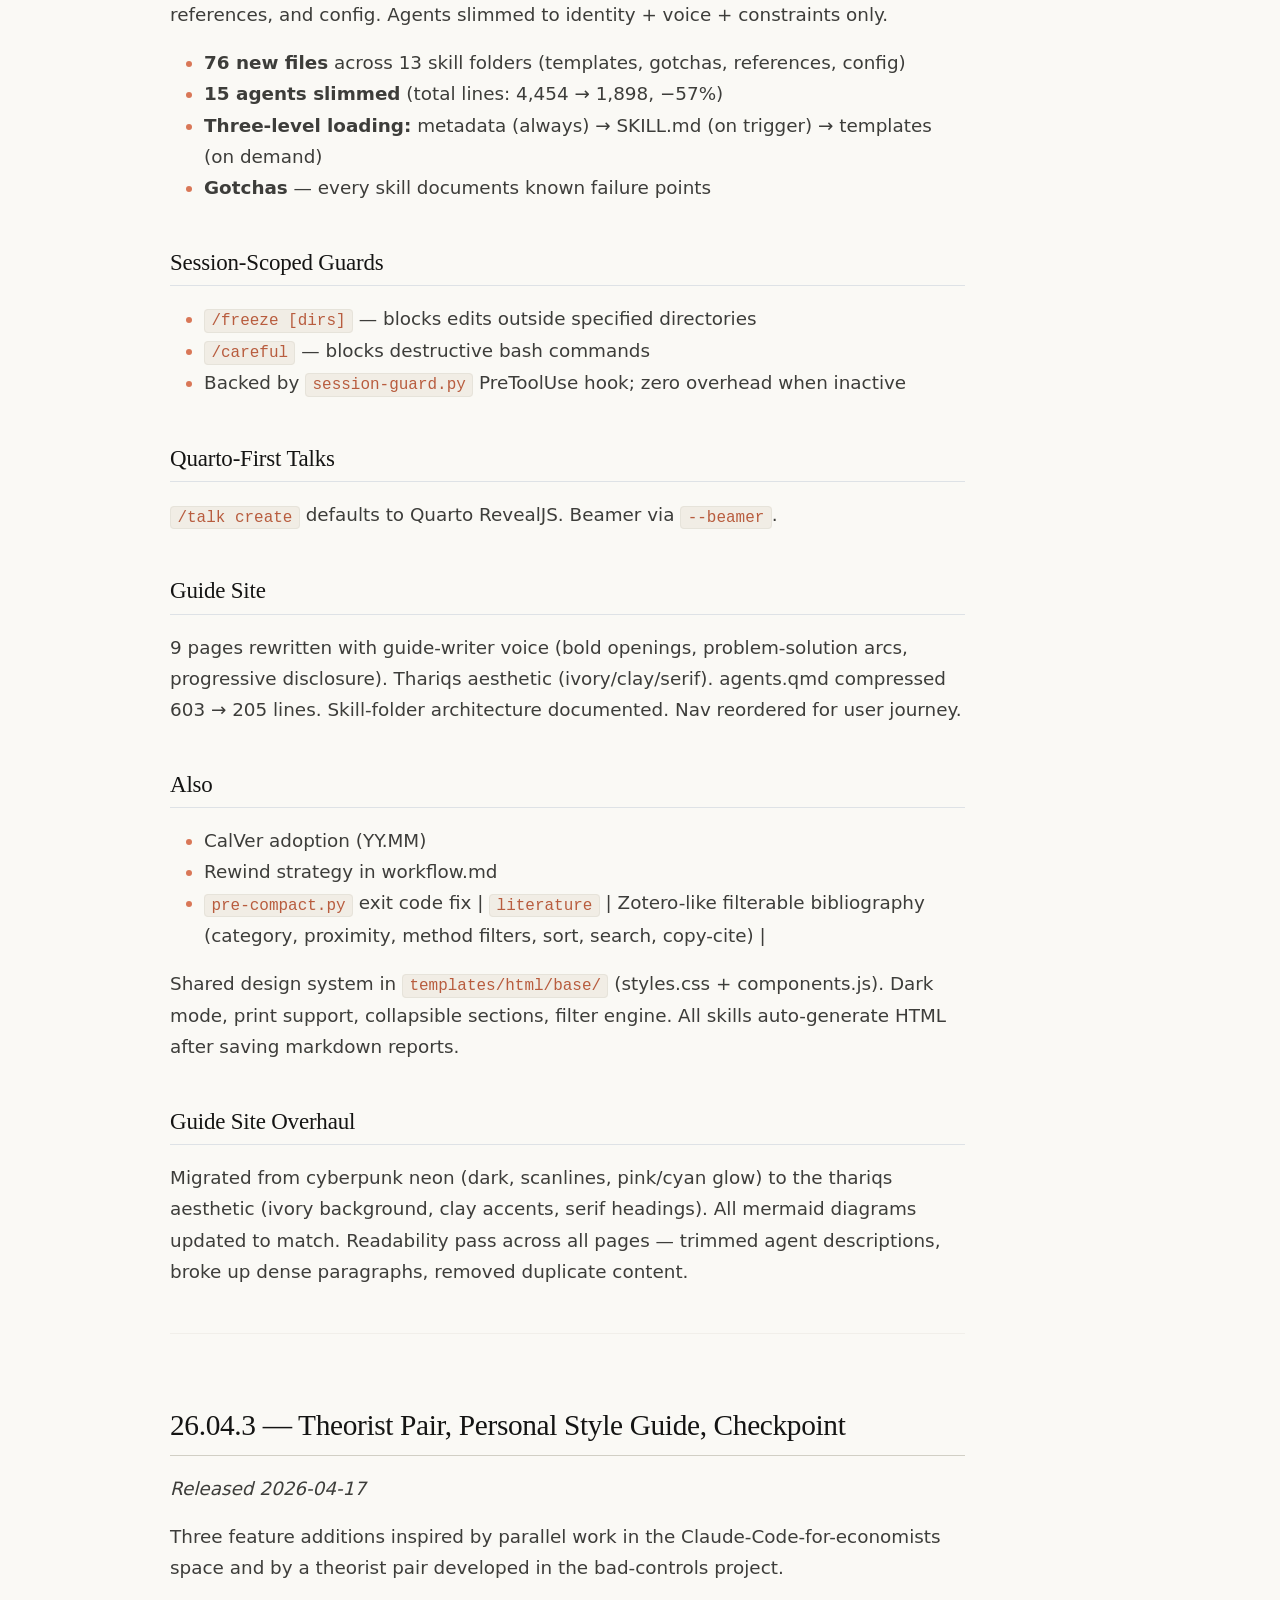
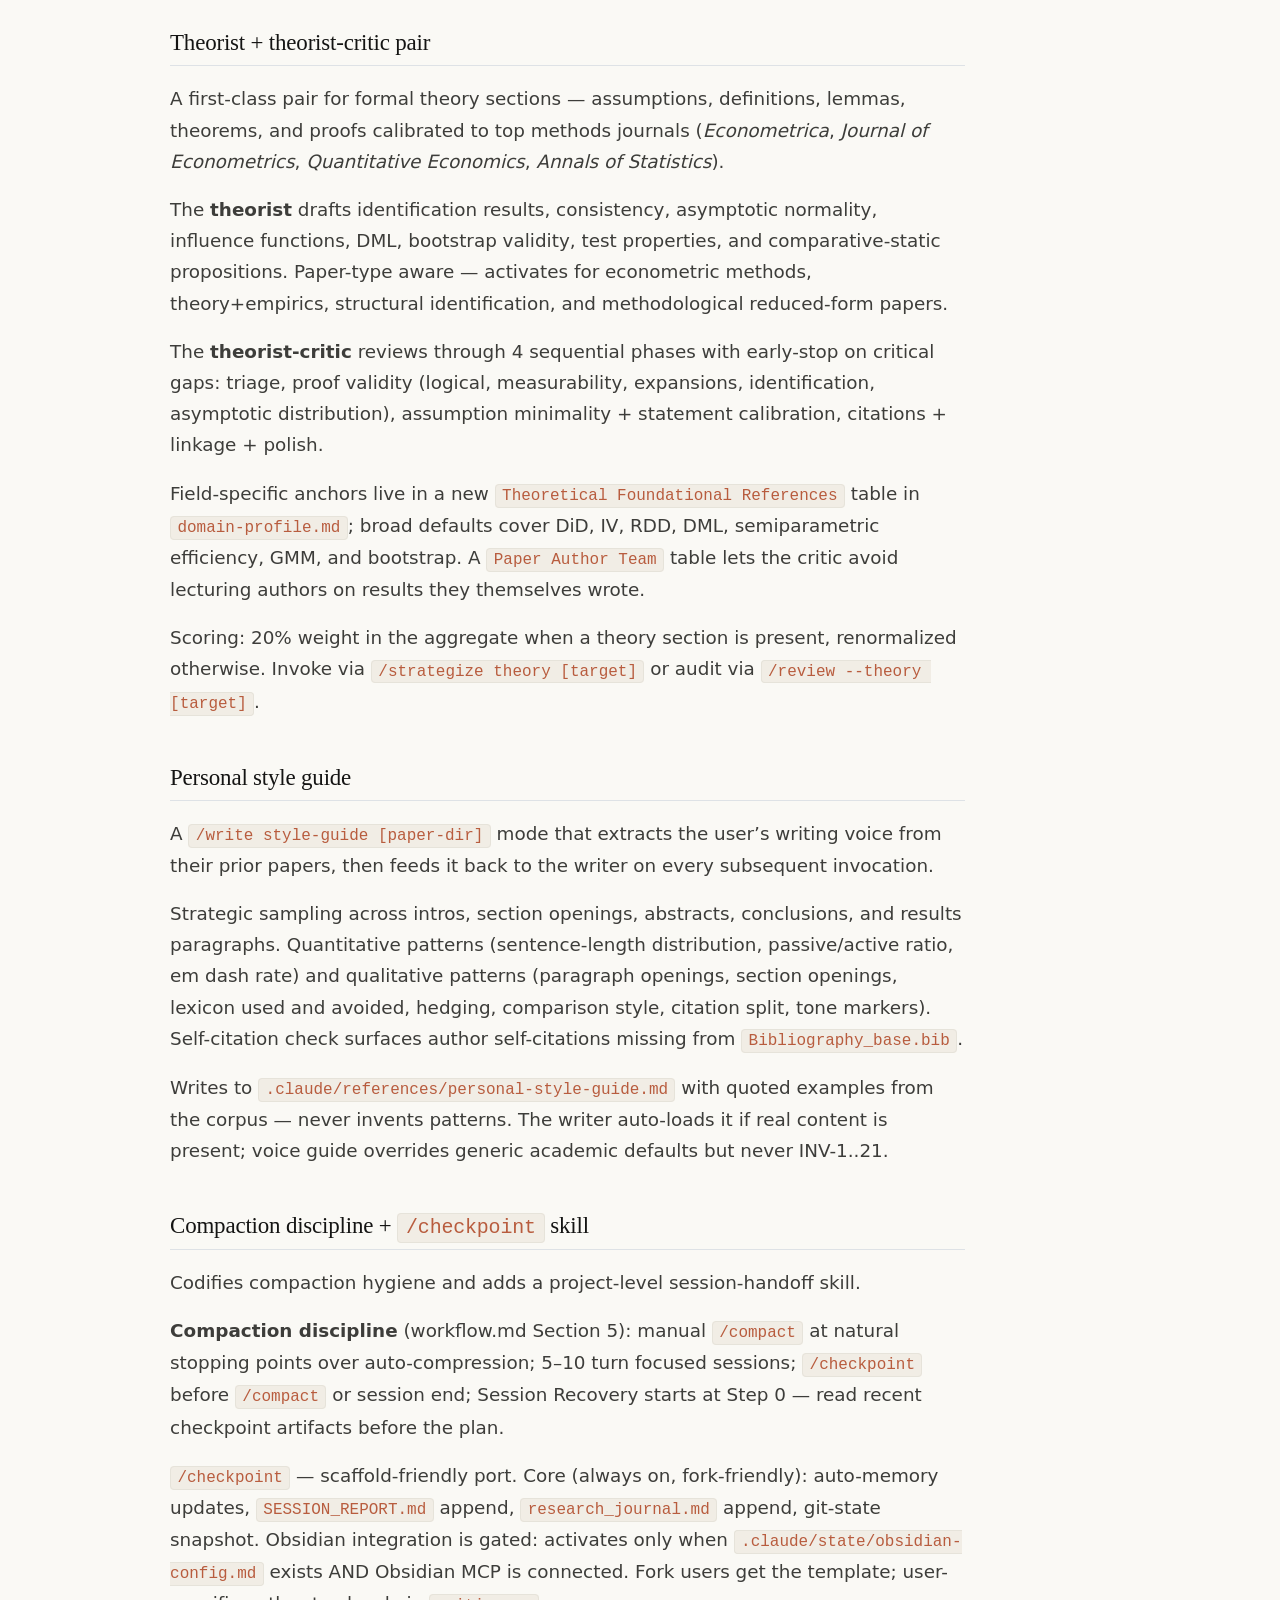
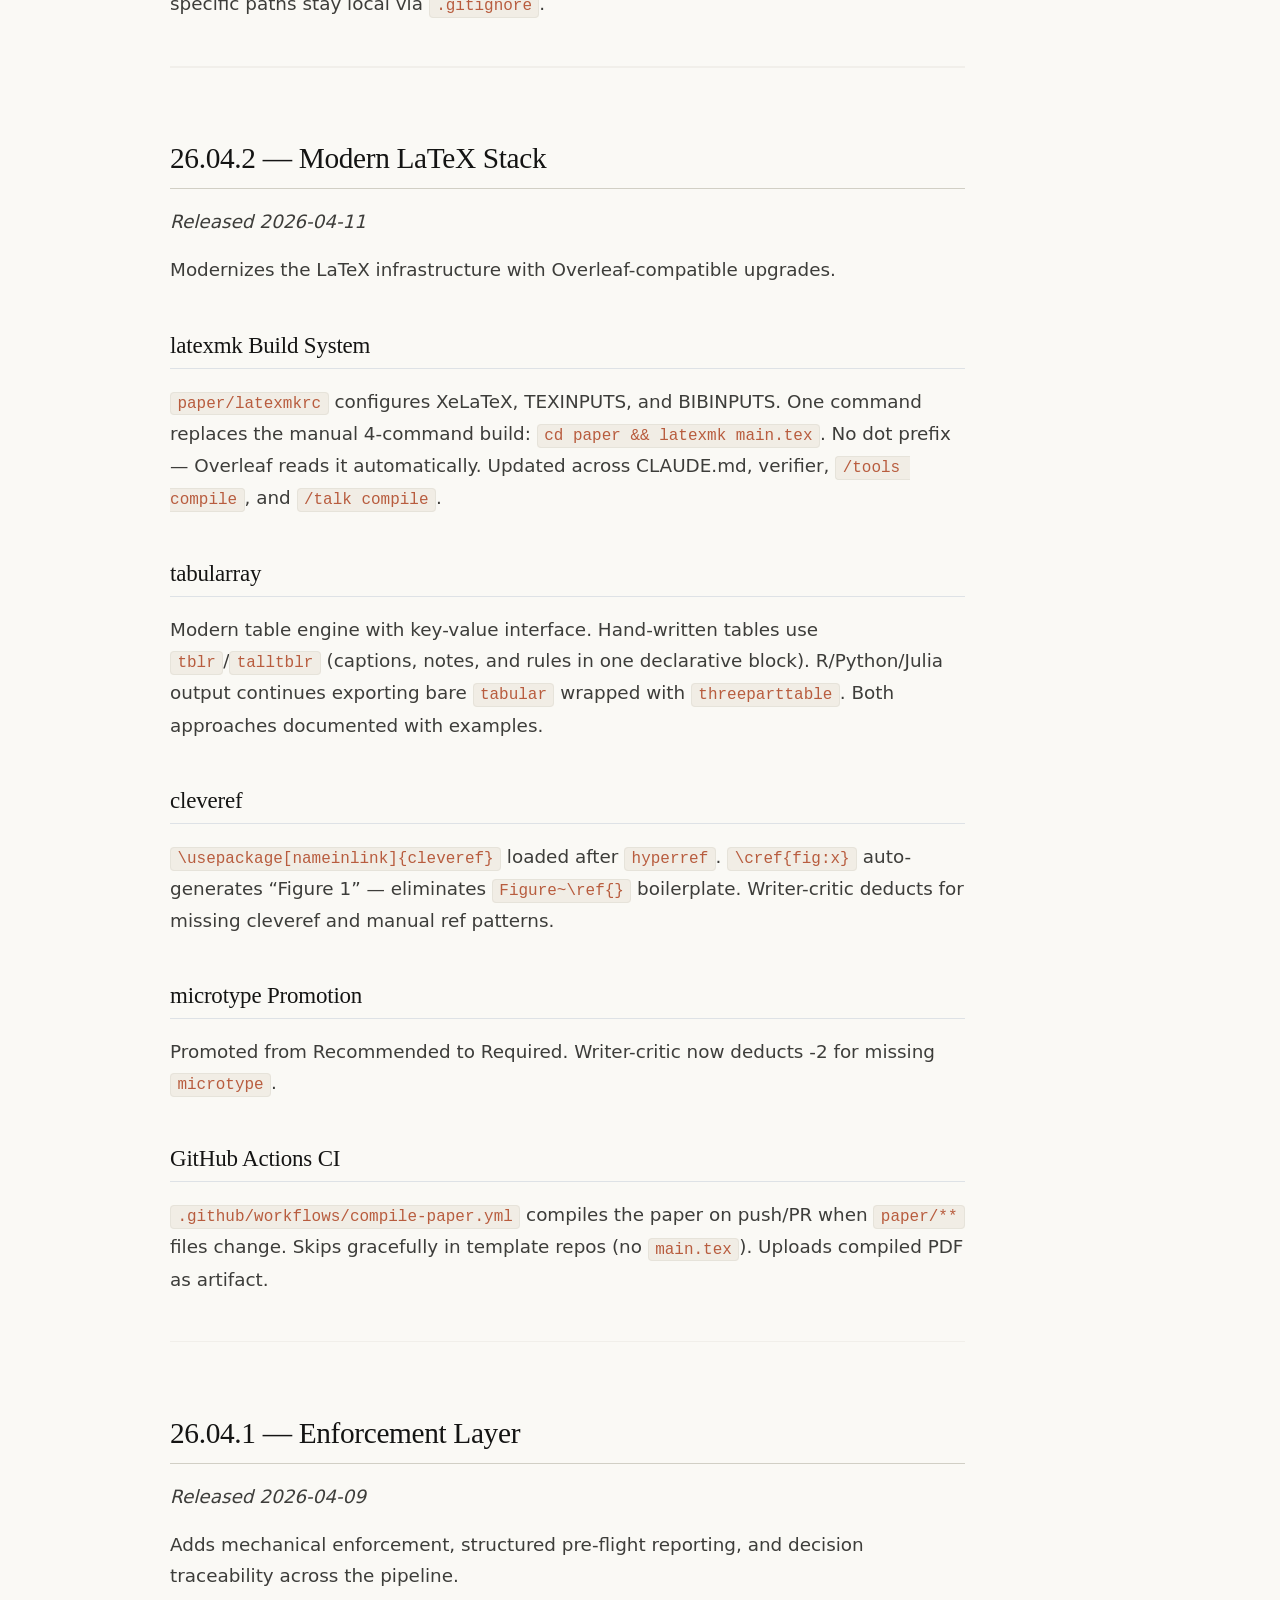
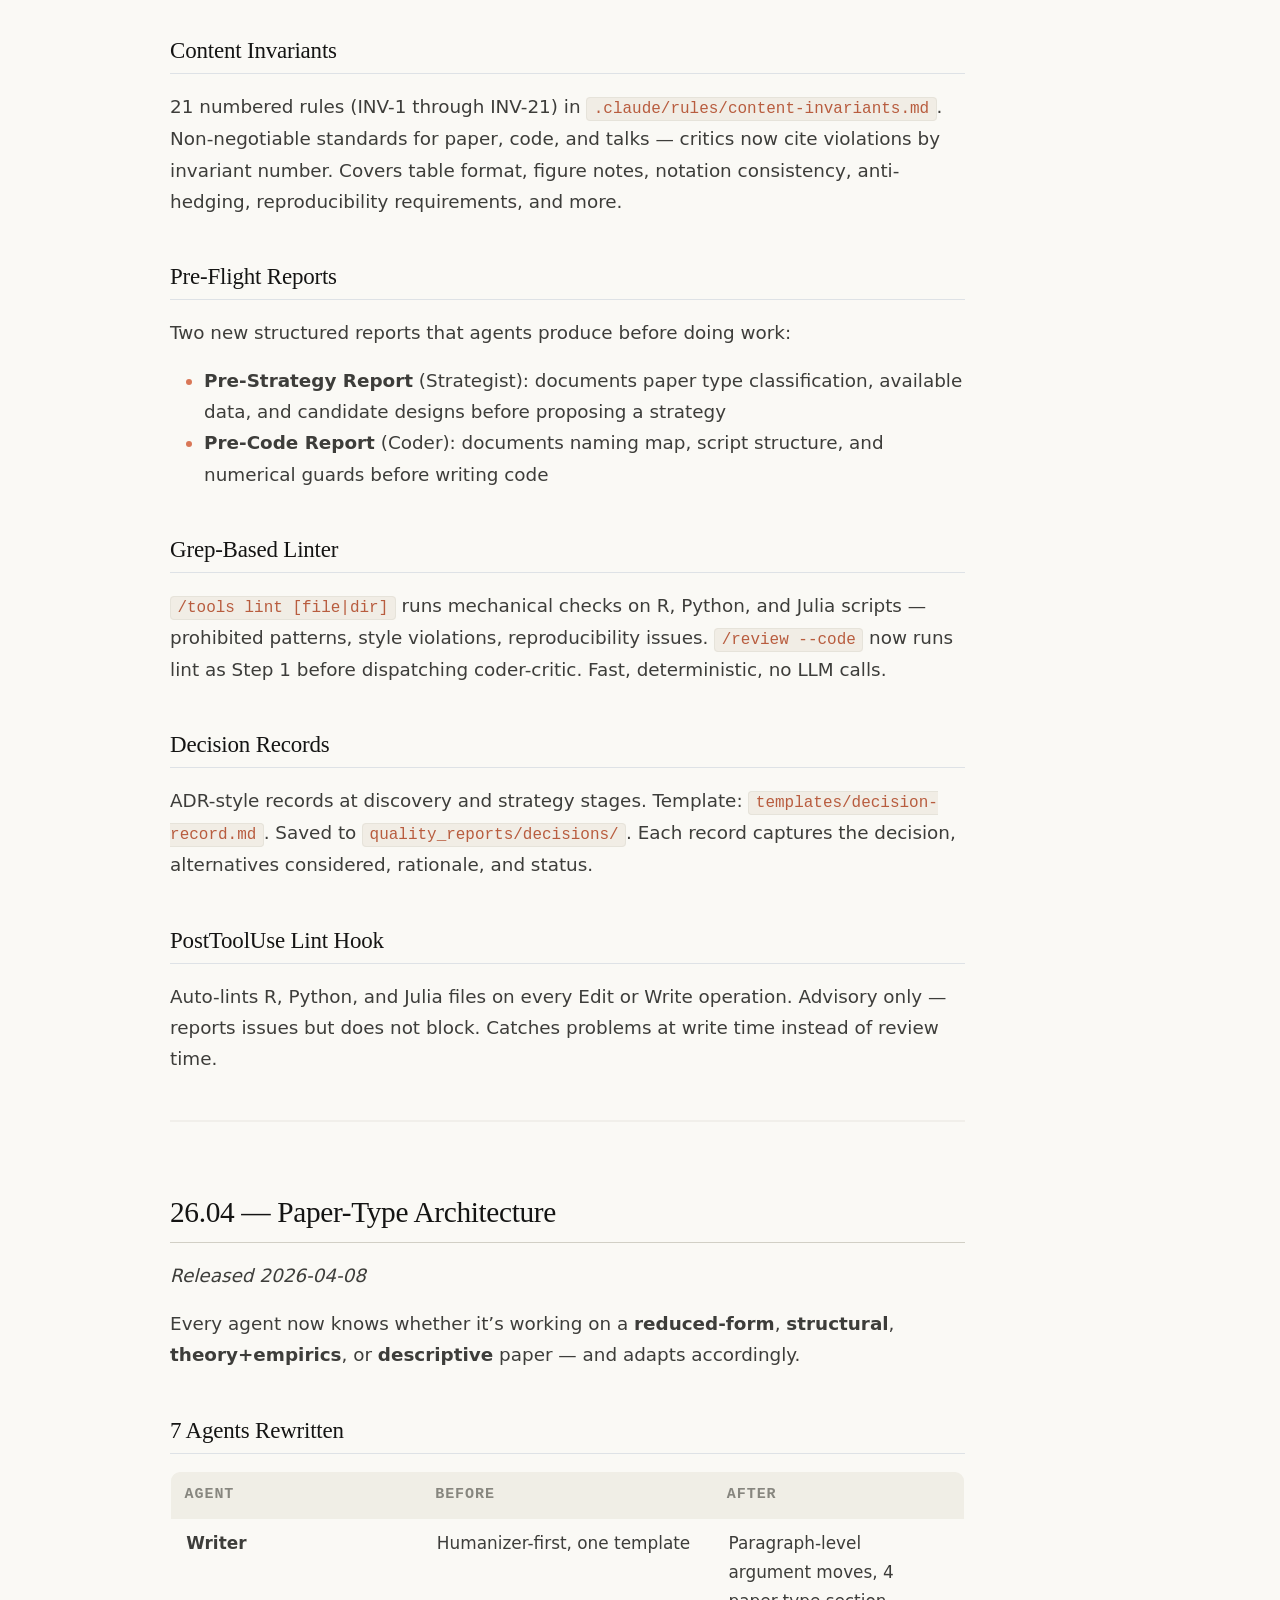
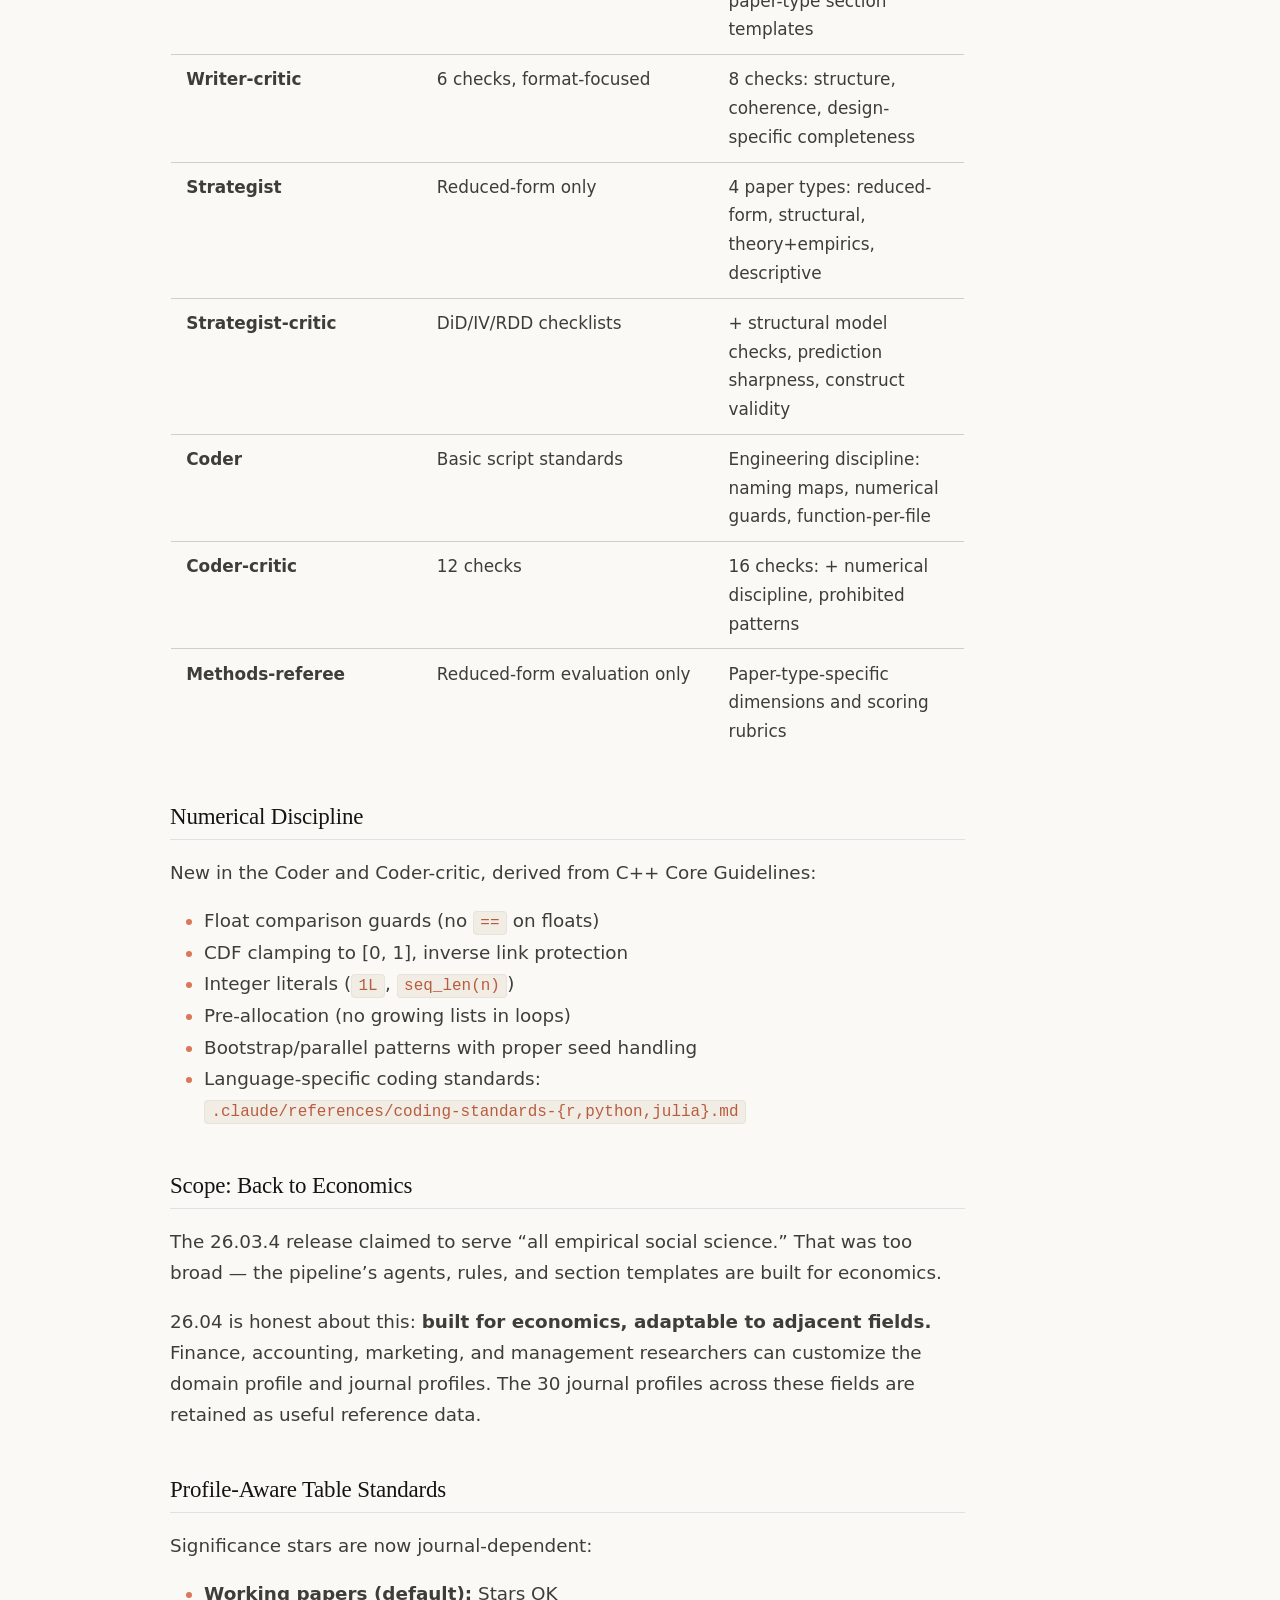
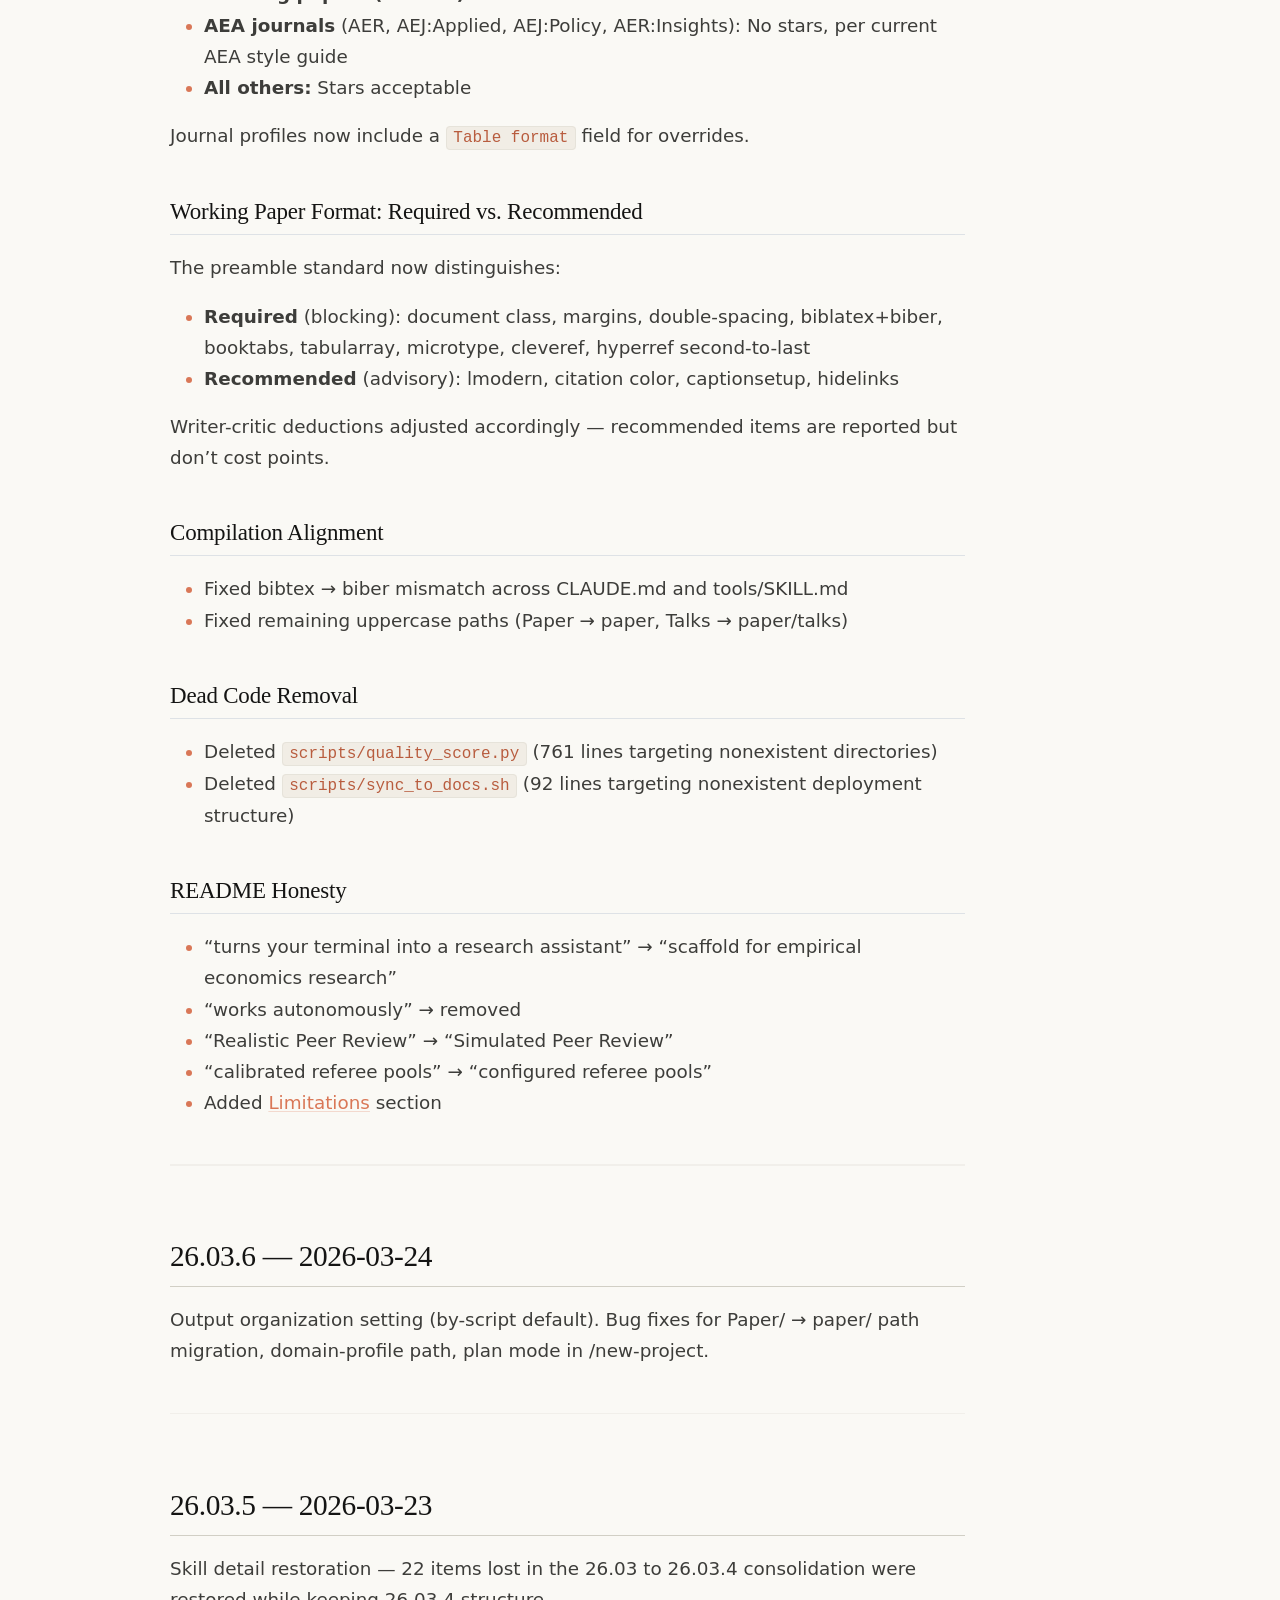
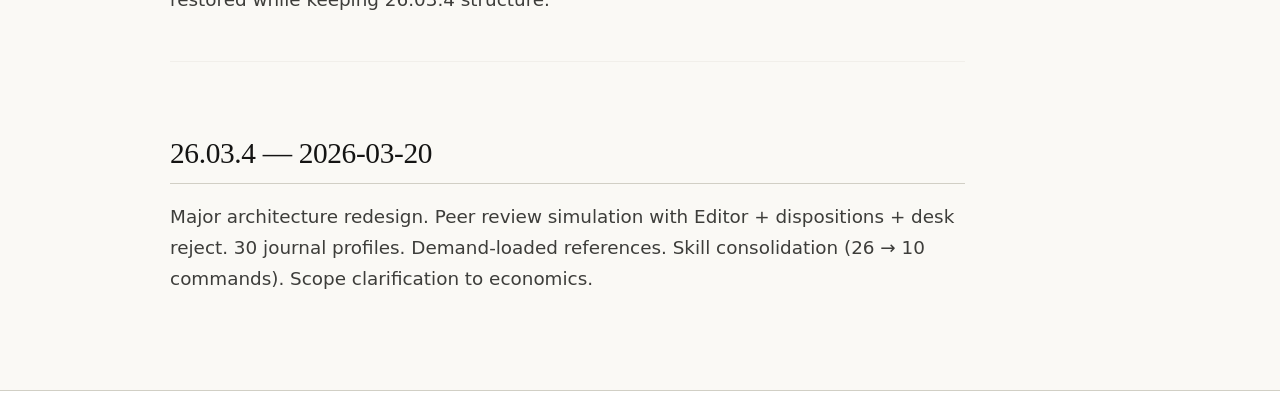
<file: docs/changelog.html>
<!DOCTYPE html>
<html xmlns="http://www.w3.org/1999/xhtml" lang="en" xml:lang="en"><head>

<meta charset="utf-8">
<meta name="generator" content="quarto-1.8.27">

<meta name="viewport" content="width=device-width, initial-scale=1.0, user-scalable=yes">


<title>What’s New – The Clo-Author</title>
<style>
code{white-space: pre-wrap;}
span.smallcaps{font-variant: small-caps;}
div.columns{display: flex; gap: min(4vw, 1.5em);}
div.column{flex: auto; overflow-x: auto;}
div.hanging-indent{margin-left: 1.5em; text-indent: -1.5em;}
ul.task-list{list-style: none;}
ul.task-list li input[type="checkbox"] {
  width: 0.8em;
  margin: 0 0.8em 0.2em -1em; /* quarto-specific, see https://github.com/quarto-dev/quarto-cli/issues/4556 */ 
  vertical-align: middle;
}
</style>


<script src="site_libs/quarto-nav/quarto-nav.js"></script>
<script src="site_libs/quarto-nav/headroom.min.js"></script>
<script src="site_libs/clipboard/clipboard.min.js"></script>
<script src="site_libs/quarto-search/autocomplete.umd.js"></script>
<script src="site_libs/quarto-search/fuse.min.js"></script>
<script src="site_libs/quarto-search/quarto-search.js"></script>
<meta name="quarto:offset" content="./">
<link href="./favicon.svg" rel="icon" type="image/svg+xml">
<script src="site_libs/quarto-html/quarto.js" type="module"></script>
<script src="site_libs/quarto-html/tabsets/tabsets.js" type="module"></script>
<script src="site_libs/quarto-html/axe/axe-check.js" type="module"></script>
<script src="site_libs/quarto-html/popper.min.js"></script>
<script src="site_libs/quarto-html/tippy.umd.min.js"></script>
<script src="site_libs/quarto-html/anchor.min.js"></script>
<link href="site_libs/quarto-html/tippy.css" rel="stylesheet">
<link href="site_libs/quarto-html/quarto-syntax-highlighting-bb133401eb1928132202f6efeefbc5fe.css" rel="stylesheet" class="quarto-color-scheme" id="quarto-text-highlighting-styles">
<link href="site_libs/quarto-html/quarto-syntax-highlighting-dark-fdd259eaf9296a602f9f2594b91304b4.css" rel="stylesheet" class="quarto-color-scheme quarto-color-alternate" id="quarto-text-highlighting-styles">
<link href="site_libs/quarto-html/quarto-syntax-highlighting-bb133401eb1928132202f6efeefbc5fe.css" rel="stylesheet" class="quarto-color-scheme-extra" id="quarto-text-highlighting-styles">
<script src="site_libs/bootstrap/bootstrap.min.js"></script>
<link href="site_libs/bootstrap/bootstrap-icons.css" rel="stylesheet">
<link href="site_libs/bootstrap/bootstrap-45f38feec4c6d3ad185969c2b5aa4b3b.min.css" rel="stylesheet" append-hash="true" class="quarto-color-scheme" id="quarto-bootstrap" data-mode="light">
<link href="site_libs/bootstrap/bootstrap-dark-b9862f91d0a1d344de8539a32e8a5ff2.min.css" rel="stylesheet" append-hash="true" class="quarto-color-scheme quarto-color-alternate" id="quarto-bootstrap" data-mode="dark">
<link href="site_libs/bootstrap/bootstrap-45f38feec4c6d3ad185969c2b5aa4b3b.min.css" rel="stylesheet" append-hash="true" class="quarto-color-scheme-extra" id="quarto-bootstrap" data-mode="light">
<script id="quarto-search-options" type="application/json">{
  "location": "navbar",
  "copy-button": false,
  "collapse-after": 3,
  "panel-placement": "end",
  "type": "overlay",
  "limit": 50,
  "keyboard-shortcut": [
    "f",
    "/",
    "s"
  ],
  "show-item-context": false,
  "language": {
    "search-no-results-text": "No results",
    "search-matching-documents-text": "matching documents",
    "search-copy-link-title": "Copy link to search",
    "search-hide-matches-text": "Hide additional matches",
    "search-more-match-text": "more match in this document",
    "search-more-matches-text": "more matches in this document",
    "search-clear-button-title": "Clear",
    "search-text-placeholder": "",
    "search-detached-cancel-button-title": "Cancel",
    "search-submit-button-title": "Submit",
    "search-label": "Search"
  }
}</script>
<style>html{ scroll-behavior: smooth; }</style>


</head>

<body class="nav-fixed quarto-light"><script id="quarto-html-before-body" type="application/javascript">
    const toggleBodyColorMode = (bsSheetEl) => {
      const mode = bsSheetEl.getAttribute("data-mode");
      const bodyEl = window.document.querySelector("body");
      if (mode === "dark") {
        bodyEl.classList.add("quarto-dark");
        bodyEl.classList.remove("quarto-light");
      } else {
        bodyEl.classList.add("quarto-light");
        bodyEl.classList.remove("quarto-dark");
      }
    }
    const toggleBodyColorPrimary = () => {
      const bsSheetEl = window.document.querySelector("link#quarto-bootstrap:not([rel=disabled-stylesheet])");
      if (bsSheetEl) {
        toggleBodyColorMode(bsSheetEl);
      }
    }
    const setColorSchemeToggle = (alternate) => {
      const toggles = window.document.querySelectorAll('.quarto-color-scheme-toggle');
      for (let i=0; i < toggles.length; i++) {
        const toggle = toggles[i];
        if (toggle) {
          if (alternate) {
            toggle.classList.add("alternate");
          } else {
            toggle.classList.remove("alternate");
          }
        }
      }
    };
    const toggleColorMode = (alternate) => {
      // Switch the stylesheets
      const primaryStylesheets = window.document.querySelectorAll('link.quarto-color-scheme:not(.quarto-color-alternate)');
      const alternateStylesheets = window.document.querySelectorAll('link.quarto-color-scheme.quarto-color-alternate');
      manageTransitions('#quarto-margin-sidebar .nav-link', false);
      if (alternate) {
        // note: dark is layered on light, we don't disable primary!
        enableStylesheet(alternateStylesheets);
        for (const sheetNode of alternateStylesheets) {
          if (sheetNode.id === "quarto-bootstrap") {
            toggleBodyColorMode(sheetNode);
          }
        }
      } else {
        disableStylesheet(alternateStylesheets);
        enableStylesheet(primaryStylesheets)
        toggleBodyColorPrimary();
      }
      manageTransitions('#quarto-margin-sidebar .nav-link', true);
      // Switch the toggles
      setColorSchemeToggle(alternate)
      // Hack to workaround the fact that safari doesn't
      // properly recolor the scrollbar when toggling (#1455)
      if (navigator.userAgent.indexOf('Safari') > 0 && navigator.userAgent.indexOf('Chrome') == -1) {
        manageTransitions("body", false);
        window.scrollTo(0, 1);
        setTimeout(() => {
          window.scrollTo(0, 0);
          manageTransitions("body", true);
        }, 40);
      }
    }
    const disableStylesheet = (stylesheets) => {
      for (let i=0; i < stylesheets.length; i++) {
        const stylesheet = stylesheets[i];
        stylesheet.rel = 'disabled-stylesheet';
      }
    }
    const enableStylesheet = (stylesheets) => {
      for (let i=0; i < stylesheets.length; i++) {
        const stylesheet = stylesheets[i];
        if(stylesheet.rel !== 'stylesheet') { // for Chrome, which will still FOUC without this check
          stylesheet.rel = 'stylesheet';
        }
      }
    }
    const manageTransitions = (selector, allowTransitions) => {
      const els = window.document.querySelectorAll(selector);
      for (let i=0; i < els.length; i++) {
        const el = els[i];
        if (allowTransitions) {
          el.classList.remove('notransition');
        } else {
          el.classList.add('notransition');
        }
      }
    }
    const isFileUrl = () => {
      return window.location.protocol === 'file:';
    }
    const hasAlternateSentinel = () => {
      let styleSentinel = getColorSchemeSentinel();
      if (styleSentinel !== null) {
        return styleSentinel === "alternate";
      } else {
        return false;
      }
    }
    const setStyleSentinel = (alternate) => {
      const value = alternate ? "alternate" : "default";
      if (!isFileUrl()) {
        window.localStorage.setItem("quarto-color-scheme", value);
      } else {
        localAlternateSentinel = value;
      }
    }
    const getColorSchemeSentinel = () => {
      if (!isFileUrl()) {
        const storageValue = window.localStorage.getItem("quarto-color-scheme");
        return storageValue != null ? storageValue : localAlternateSentinel;
      } else {
        return localAlternateSentinel;
      }
    }
    const toggleGiscusIfUsed = (isAlternate, darkModeDefault) => {
      const baseTheme = document.querySelector('#giscus-base-theme')?.value ?? 'light';
      const alternateTheme = document.querySelector('#giscus-alt-theme')?.value ?? 'dark';
      let newTheme = '';
      if(authorPrefersDark) {
        newTheme = isAlternate ? baseTheme : alternateTheme;
      } else {
        newTheme = isAlternate ? alternateTheme : baseTheme;
      }
      const changeGiscusTheme = () => {
        // From: https://github.com/giscus/giscus/issues/336
        const sendMessage = (message) => {
          const iframe = document.querySelector('iframe.giscus-frame');
          if (!iframe) return;
          iframe.contentWindow.postMessage({ giscus: message }, 'https://giscus.app');
        }
        sendMessage({
          setConfig: {
            theme: newTheme
          }
        });
      }
      const isGiscussLoaded = window.document.querySelector('iframe.giscus-frame') !== null;
      if (isGiscussLoaded) {
        changeGiscusTheme();
      }
    };
    const authorPrefersDark = false;
    const darkModeDefault = authorPrefersDark;
      document.querySelector('link#quarto-text-highlighting-styles.quarto-color-scheme-extra').rel = 'disabled-stylesheet';
      document.querySelector('link#quarto-bootstrap.quarto-color-scheme-extra').rel = 'disabled-stylesheet';
    let localAlternateSentinel = darkModeDefault ? 'alternate' : 'default';
    // Dark / light mode switch
    window.quartoToggleColorScheme = () => {
      // Read the current dark / light value
      let toAlternate = !hasAlternateSentinel();
      toggleColorMode(toAlternate);
      setStyleSentinel(toAlternate);
      toggleGiscusIfUsed(toAlternate, darkModeDefault);
      window.dispatchEvent(new Event('resize'));
    };
    // Switch to dark mode if need be
    if (hasAlternateSentinel()) {
      toggleColorMode(true);
    } else {
      toggleColorMode(false);
    }
  </script>

<div id="quarto-search-results"></div>
  <header id="quarto-header" class="headroom fixed-top">
    <nav class="navbar navbar-expand-lg " data-bs-theme="dark">
      <div class="navbar-container container-fluid">
      <div class="navbar-brand-container mx-auto">
    <a class="navbar-brand" href="./index.html">
    <span class="navbar-title">The Clo-Author</span>
    </a>
  </div>
            <div id="quarto-search" class="" title="Search"></div>
          <button class="navbar-toggler" type="button" data-bs-toggle="collapse" data-bs-target="#navbarCollapse" aria-controls="navbarCollapse" role="menu" aria-expanded="false" aria-label="Toggle navigation" onclick="if (window.quartoToggleHeadroom) { window.quartoToggleHeadroom(); }">
  <span class="navbar-toggler-icon"></span>
</button>
          <div class="collapse navbar-collapse" id="navbarCollapse">
            <ul class="navbar-nav navbar-nav-scroll me-auto">
  <li class="nav-item">
    <a class="nav-link" href="./index.html"> 
<span class="menu-text">Quick Start</span></a>
  </li>  
  <li class="nav-item">
    <a class="nav-link" href="./user-guide.html"> 
<span class="menu-text">User Guide</span></a>
  </li>  
  <li class="nav-item">
    <a class="nav-link" href="./reference.html"> 
<span class="menu-text">Reference</span></a>
  </li>  
  <li class="nav-item">
    <a class="nav-link" href="./architecture.html"> 
<span class="menu-text">Architecture</span></a>
  </li>  
  <li class="nav-item">
    <a class="nav-link" href="./agents.html"> 
<span class="menu-text">Agents</span></a>
  </li>  
  <li class="nav-item">
    <a class="nav-link" href="./rules.html"> 
<span class="menu-text">Rules</span></a>
  </li>  
  <li class="nav-item">
    <a class="nav-link" href="./hooks.html"> 
<span class="menu-text">Hooks</span></a>
  </li>  
  <li class="nav-item">
    <a class="nav-link" href="./customization.html"> 
<span class="menu-text">Customization</span></a>
  </li>  
  <li class="nav-item">
    <a class="nav-link active" href="./changelog.html" aria-current="page"> 
<span class="menu-text">What’s New</span></a>
  </li>  
</ul>
            <ul class="navbar-nav navbar-nav-scroll ms-auto">
  <li class="nav-item compact">
    <a class="nav-link" href="https://github.com/hugosantanna/clo-author"> <i class="bi bi-github" role="img">
</i> 
<span class="menu-text"></span></a>
  </li>  
</ul>
          </div> <!-- /navcollapse -->
            <div class="quarto-navbar-tools">
  <a href="" class="quarto-color-scheme-toggle quarto-navigation-tool  px-1" onclick="window.quartoToggleColorScheme(); return false;" title="Toggle dark mode"><i class="bi"></i></a>
</div>
      </div> <!-- /container-fluid -->
    </nav>
</header>
<!-- content -->
<div id="quarto-content" class="quarto-container page-columns page-rows-contents page-layout-article page-navbar">
<!-- sidebar -->
<!-- margin-sidebar -->
    <div id="quarto-margin-sidebar" class="sidebar margin-sidebar">
        <nav id="TOC" role="doc-toc" class="toc-active">
    <h2 id="toc-title">On this page</h2>
   
  <ul>
  <li><a href="#r2605" id="toc-r2605" class="nav-link active" data-scroll-target="#r2605">26.05 — May 2026</a>
  <ul class="collapse">
  <li><a href="#html-report-pipeline" id="toc-html-report-pipeline" class="nav-link" data-scroll-target="#html-report-pipeline">HTML Report Pipeline</a></li>
  <li><a href="#mas-evolution-v2" id="toc-mas-evolution-v2" class="nav-link" data-scroll-target="#mas-evolution-v2">MAS Evolution v2</a></li>
  <li><a href="#skill-centric-restructure" id="toc-skill-centric-restructure" class="nav-link" data-scroll-target="#skill-centric-restructure">Skill-Centric Restructure</a></li>
  <li><a href="#session-scoped-guards" id="toc-session-scoped-guards" class="nav-link" data-scroll-target="#session-scoped-guards">Session-Scoped Guards</a></li>
  <li><a href="#quarto-first-talks" id="toc-quarto-first-talks" class="nav-link" data-scroll-target="#quarto-first-talks">Quarto-First Talks</a></li>
  <li><a href="#guide-site" id="toc-guide-site" class="nav-link" data-scroll-target="#guide-site">Guide Site</a></li>
  <li><a href="#also" id="toc-also" class="nav-link" data-scroll-target="#also">Also</a></li>
  <li><a href="#guide-site-overhaul" id="toc-guide-site-overhaul" class="nav-link" data-scroll-target="#guide-site-overhaul">Guide Site Overhaul</a></li>
  </ul></li>
  <li><a href="#r260403" id="toc-r260403" class="nav-link" data-scroll-target="#r260403">26.04.3 — Theorist Pair, Personal Style Guide, Checkpoint</a>
  <ul class="collapse">
  <li><a href="#theorist-theorist-critic-pair" id="toc-theorist-theorist-critic-pair" class="nav-link" data-scroll-target="#theorist-theorist-critic-pair">Theorist + theorist-critic pair</a></li>
  <li><a href="#personal-style-guide" id="toc-personal-style-guide" class="nav-link" data-scroll-target="#personal-style-guide">Personal style guide</a></li>
  <li><a href="#compaction-discipline-checkpoint-skill" id="toc-compaction-discipline-checkpoint-skill" class="nav-link" data-scroll-target="#compaction-discipline-checkpoint-skill">Compaction discipline + <code>/checkpoint</code> skill</a></li>
  </ul></li>
  <li><a href="#r260402" id="toc-r260402" class="nav-link" data-scroll-target="#r260402">26.04.2 — Modern LaTeX Stack</a>
  <ul class="collapse">
  <li><a href="#latexmk-build-system" id="toc-latexmk-build-system" class="nav-link" data-scroll-target="#latexmk-build-system">latexmk Build System</a></li>
  <li><a href="#tabularray" id="toc-tabularray" class="nav-link" data-scroll-target="#tabularray">tabularray</a></li>
  <li><a href="#cleveref" id="toc-cleveref" class="nav-link" data-scroll-target="#cleveref">cleveref</a></li>
  <li><a href="#microtype-promotion" id="toc-microtype-promotion" class="nav-link" data-scroll-target="#microtype-promotion">microtype Promotion</a></li>
  <li><a href="#github-actions-ci" id="toc-github-actions-ci" class="nav-link" data-scroll-target="#github-actions-ci">GitHub Actions CI</a></li>
  </ul></li>
  <li><a href="#r260401" id="toc-r260401" class="nav-link" data-scroll-target="#r260401">26.04.1 — Enforcement Layer</a>
  <ul class="collapse">
  <li><a href="#content-invariants" id="toc-content-invariants" class="nav-link" data-scroll-target="#content-invariants">Content Invariants</a></li>
  <li><a href="#pre-flight-reports" id="toc-pre-flight-reports" class="nav-link" data-scroll-target="#pre-flight-reports">Pre-Flight Reports</a></li>
  <li><a href="#grep-based-linter" id="toc-grep-based-linter" class="nav-link" data-scroll-target="#grep-based-linter">Grep-Based Linter</a></li>
  <li><a href="#decision-records" id="toc-decision-records" class="nav-link" data-scroll-target="#decision-records">Decision Records</a></li>
  <li><a href="#posttooluse-lint-hook" id="toc-posttooluse-lint-hook" class="nav-link" data-scroll-target="#posttooluse-lint-hook">PostToolUse Lint Hook</a></li>
  </ul></li>
  <li><a href="#r2604" id="toc-r2604" class="nav-link" data-scroll-target="#r2604">26.04 — Paper-Type Architecture</a>
  <ul class="collapse">
  <li><a href="#agents-rewritten" id="toc-agents-rewritten" class="nav-link" data-scroll-target="#agents-rewritten">7 Agents Rewritten</a></li>
  <li><a href="#numerical-discipline" id="toc-numerical-discipline" class="nav-link" data-scroll-target="#numerical-discipline">Numerical Discipline</a></li>
  <li><a href="#scope-back-to-economics" id="toc-scope-back-to-economics" class="nav-link" data-scroll-target="#scope-back-to-economics">Scope: Back to Economics</a></li>
  <li><a href="#profile-aware-table-standards" id="toc-profile-aware-table-standards" class="nav-link" data-scroll-target="#profile-aware-table-standards">Profile-Aware Table Standards</a></li>
  <li><a href="#working-paper-format-required-vs.-recommended" id="toc-working-paper-format-required-vs.-recommended" class="nav-link" data-scroll-target="#working-paper-format-required-vs.-recommended">Working Paper Format: Required vs.&nbsp;Recommended</a></li>
  <li><a href="#compilation-alignment" id="toc-compilation-alignment" class="nav-link" data-scroll-target="#compilation-alignment">Compilation Alignment</a></li>
  <li><a href="#dead-code-removal" id="toc-dead-code-removal" class="nav-link" data-scroll-target="#dead-code-removal">Dead Code Removal</a></li>
  <li><a href="#readme-honesty" id="toc-readme-honesty" class="nav-link" data-scroll-target="#readme-honesty">README Honesty</a></li>
  </ul></li>
  <li><a href="#section" id="toc-section" class="nav-link" data-scroll-target="#section">26.03.6 — 2026-03-24</a></li>
  <li><a href="#section-1" id="toc-section-1" class="nav-link" data-scroll-target="#section-1">26.03.5 — 2026-03-23</a></li>
  <li><a href="#section-2" id="toc-section-2" class="nav-link" data-scroll-target="#section-2">26.03.4 — 2026-03-20</a></li>
  </ul>
</nav>
    </div>
<!-- main -->
<main class="content" id="quarto-document-content">


<header id="title-block-header" class="quarto-title-block default">
<div class="quarto-title">
<h1 class="title">What’s New</h1>
<p class="subtitle lead">Release History</p>
</div>



<div class="quarto-title-meta">

    
  
    
  </div>
  


</header>


<p><strong>Versioning:</strong> CalVer (YY.MM) — one version per month maximum. Git commits provide granularity within a release.</p>
<hr>
<section id="r2605" class="level1">
<h1>26.05 — May 2026</h1>
<section id="html-report-pipeline" class="level2">
<h2 class="anchored" data-anchor-id="html-report-pipeline">HTML Report Pipeline</h2>
<p>Two Python generators produce self-contained interactive HTML from agent markdown output:</p>
<ul>
<li><strong><code>scripts/generate_dashboard.py</code></strong> — project-level overview (manuscript sections, data, code, quality scorecard, review history, active plans)</li>
<li><strong><code>scripts/generate_html_report.py</code></strong> — 5 detail report subcommands (peer-review, code-audit, strategy-review, quality-gate, literature)</li>
</ul>
<p>Shared design system in <code>templates/html/base/</code>. Dark mode, print support, collapsible sections, filter engine.</p>
</section>
<section id="mas-evolution-v2" class="level2">
<h2 class="anchored" data-anchor-id="mas-evolution-v2">MAS Evolution v2</h2>
<p>Five architectural phases drawn from OxyGent, LangGraph, Data-to-Paper, MAR, and Cunningham’s Referee 2:</p>
<ul>
<li><strong>Permission Registry</strong> — centralized agent registry replacing hardcoded dispatch tables. Adding a new agent is a one-file change.</li>
<li><strong>Lifecycle Validation</strong> — PRE-dispatch and POST-completion checks with fail-fast.</li>
<li><strong>Writer Evolution</strong> — writer-critic rebuilt with 8 categories (voice fidelity, claim-source traceability INV-22). Writer hard gates: refuses Results without tables, refuses drafting without style guide, section-level approval checkpoints.</li>
<li><strong>Cold-Read Critics</strong> — all 7 critics evaluate blind (no round history). Dual-critic dispatch for gate artifacts.</li>
<li><strong>Pipeline Checkpointing</strong> — structured JSON state (<code>pipeline_state.json</code>) survives sessions. Execution traces with Mermaid graphs.</li>
<li><strong>Learning Loop</strong> — post-pipeline pattern detection (HIGH-PERF, FRICTION, ESCALATION). Learning promotion after 3+ project validation.</li>
</ul>
</section>
<section id="skill-centric-restructure" class="level2">
<h2 class="anchored" data-anchor-id="skill-centric-restructure">Skill-Centric Restructure</h2>
<p>Skills are now rich directories. Each skill folder contains templates, gotchas, references, and config. Agents slimmed to identity + voice + constraints only.</p>
<ul>
<li><strong>76 new files</strong> across 13 skill folders (templates, gotchas, references, config)</li>
<li><strong>15 agents slimmed</strong> (total lines: 4,454 → 1,898, −57%)</li>
<li><strong>Three-level loading:</strong> metadata (always) → SKILL.md (on trigger) → templates (on demand)</li>
<li><strong>Gotchas</strong> — every skill documents known failure points</li>
</ul>
</section>
<section id="session-scoped-guards" class="level2">
<h2 class="anchored" data-anchor-id="session-scoped-guards">Session-Scoped Guards</h2>
<ul>
<li><code>/freeze [dirs]</code> — blocks edits outside specified directories</li>
<li><code>/careful</code> — blocks destructive bash commands</li>
<li>Backed by <code>session-guard.py</code> PreToolUse hook; zero overhead when inactive</li>
</ul>
</section>
<section id="quarto-first-talks" class="level2">
<h2 class="anchored" data-anchor-id="quarto-first-talks">Quarto-First Talks</h2>
<p><code>/talk create</code> defaults to Quarto RevealJS. Beamer via <code>--beamer</code>.</p>
</section>
<section id="guide-site" class="level2">
<h2 class="anchored" data-anchor-id="guide-site">Guide Site</h2>
<p>9 pages rewritten with guide-writer voice (bold openings, problem-solution arcs, progressive disclosure). Thariqs aesthetic (ivory/clay/serif). agents.qmd compressed 603 → 205 lines. Skill-folder architecture documented. Nav reordered for user journey.</p>
</section>
<section id="also" class="level2">
<h2 class="anchored" data-anchor-id="also">Also</h2>
<ul>
<li>CalVer adoption (YY.MM)</li>
<li>Rewind strategy in workflow.md</li>
<li><code>pre-compact.py</code> exit code fix | <code>literature</code> | Zotero-like filterable bibliography (category, proximity, method filters, sort, search, copy-cite) |</li>
</ul>
<p>Shared design system in <code>templates/html/base/</code> (styles.css + components.js). Dark mode, print support, collapsible sections, filter engine. All skills auto-generate HTML after saving markdown reports.</p>
</section>
<section id="guide-site-overhaul" class="level2">
<h2 class="anchored" data-anchor-id="guide-site-overhaul">Guide Site Overhaul</h2>
<p>Migrated from cyberpunk neon (dark, scanlines, pink/cyan glow) to the thariqs aesthetic (ivory background, clay accents, serif headings). All mermaid diagrams updated to match. Readability pass across all pages — trimmed agent descriptions, broke up dense paragraphs, removed duplicate content.</p>
<hr>
</section>
</section>
<section id="r260403" class="level1">
<h1>26.04.3 — Theorist Pair, Personal Style Guide, Checkpoint</h1>
<p><em>Released 2026-04-17</em></p>
<p>Three feature additions inspired by parallel work in the Claude-Code-for-economists space and by a theorist pair developed in the bad-controls project.</p>
<section id="theorist-theorist-critic-pair" class="level2">
<h2 class="anchored" data-anchor-id="theorist-theorist-critic-pair">Theorist + theorist-critic pair</h2>
<p>A first-class pair for formal theory sections — assumptions, definitions, lemmas, theorems, and proofs calibrated to top methods journals (<em>Econometrica</em>, <em>Journal of Econometrics</em>, <em>Quantitative Economics</em>, <em>Annals of Statistics</em>).</p>
<p>The <strong>theorist</strong> drafts identification results, consistency, asymptotic normality, influence functions, DML, bootstrap validity, test properties, and comparative-static propositions. Paper-type aware — activates for econometric methods, theory+empirics, structural identification, and methodological reduced-form papers.</p>
<p>The <strong>theorist-critic</strong> reviews through 4 sequential phases with early-stop on critical gaps: triage, proof validity (logical, measurability, expansions, identification, asymptotic distribution), assumption minimality + statement calibration, citations + linkage + polish.</p>
<p>Field-specific anchors live in a new <code>Theoretical Foundational References</code> table in <code>domain-profile.md</code>; broad defaults cover DiD, IV, RDD, DML, semiparametric efficiency, GMM, and bootstrap. A <code>Paper Author Team</code> table lets the critic avoid lecturing authors on results they themselves wrote.</p>
<p>Scoring: 20% weight in the aggregate when a theory section is present, renormalized otherwise. Invoke via <code>/strategize theory [target]</code> or audit via <code>/review --theory [target]</code>.</p>
</section>
<section id="personal-style-guide" class="level2">
<h2 class="anchored" data-anchor-id="personal-style-guide">Personal style guide</h2>
<p>A <code>/write style-guide [paper-dir]</code> mode that extracts the user’s writing voice from their prior papers, then feeds it back to the writer on every subsequent invocation.</p>
<p>Strategic sampling across intros, section openings, abstracts, conclusions, and results paragraphs. Quantitative patterns (sentence-length distribution, passive/active ratio, em dash rate) and qualitative patterns (paragraph openings, section openings, lexicon used and avoided, hedging, comparison style, citation split, tone markers). Self-citation check surfaces author self-citations missing from <code>Bibliography_base.bib</code>.</p>
<p>Writes to <code>.claude/references/personal-style-guide.md</code> with quoted examples from the corpus — never invents patterns. The writer auto-loads it if real content is present; voice guide overrides generic academic defaults but never INV-1..21.</p>
</section>
<section id="compaction-discipline-checkpoint-skill" class="level2">
<h2 class="anchored" data-anchor-id="compaction-discipline-checkpoint-skill">Compaction discipline + <code>/checkpoint</code> skill</h2>
<p>Codifies compaction hygiene and adds a project-level session-handoff skill.</p>
<p><strong>Compaction discipline</strong> (workflow.md Section 5): manual <code>/compact</code> at natural stopping points over auto-compression; 5–10 turn focused sessions; <code>/checkpoint</code> before <code>/compact</code> or session end; Session Recovery starts at Step 0 — read recent checkpoint artifacts before the plan.</p>
<p><strong><code>/checkpoint</code></strong> — scaffold-friendly port. Core (always on, fork-friendly): auto-memory updates, <code>SESSION_REPORT.md</code> append, <code>research_journal.md</code> append, git-state snapshot. Obsidian integration is gated: activates only when <code>.claude/state/obsidian-config.md</code> exists AND Obsidian MCP is connected. Fork users get the template; user-specific paths stay local via <code>.gitignore</code>.</p>
<hr>
</section>
</section>
<section id="r260402" class="level1">
<h1>26.04.2 — Modern LaTeX Stack</h1>
<p><em>Released 2026-04-11</em></p>
<p>Modernizes the LaTeX infrastructure with Overleaf-compatible upgrades.</p>
<section id="latexmk-build-system" class="level2">
<h2 class="anchored" data-anchor-id="latexmk-build-system">latexmk Build System</h2>
<p><code>paper/latexmkrc</code> configures XeLaTeX, TEXINPUTS, and BIBINPUTS. One command replaces the manual 4-command build: <code>cd paper &amp;&amp; latexmk main.tex</code>. No dot prefix — Overleaf reads it automatically. Updated across CLAUDE.md, verifier, <code>/tools compile</code>, and <code>/talk compile</code>.</p>
</section>
<section id="tabularray" class="level2">
<h2 class="anchored" data-anchor-id="tabularray">tabularray</h2>
<p>Modern table engine with key-value interface. Hand-written tables use <code>tblr</code>/<code>talltblr</code> (captions, notes, and rules in one declarative block). R/Python/Julia output continues exporting bare <code>tabular</code> wrapped with <code>threeparttable</code>. Both approaches documented with examples.</p>
</section>
<section id="cleveref" class="level2">
<h2 class="anchored" data-anchor-id="cleveref">cleveref</h2>
<p><code>\usepackage[nameinlink]{cleveref}</code> loaded after <code>hyperref</code>. <code>\cref{fig:x}</code> auto-generates “Figure 1” — eliminates <code>Figure~\ref{}</code> boilerplate. Writer-critic deducts for missing cleveref and manual ref patterns.</p>
</section>
<section id="microtype-promotion" class="level2">
<h2 class="anchored" data-anchor-id="microtype-promotion">microtype Promotion</h2>
<p>Promoted from Recommended to Required. Writer-critic now deducts -2 for missing <code>microtype</code>.</p>
</section>
<section id="github-actions-ci" class="level2">
<h2 class="anchored" data-anchor-id="github-actions-ci">GitHub Actions CI</h2>
<p><code>.github/workflows/compile-paper.yml</code> compiles the paper on push/PR when <code>paper/**</code> files change. Skips gracefully in template repos (no <code>main.tex</code>). Uploads compiled PDF as artifact.</p>
<hr>
</section>
</section>
<section id="r260401" class="level1">
<h1>26.04.1 — Enforcement Layer</h1>
<p><em>Released 2026-04-09</em></p>
<p>Adds mechanical enforcement, structured pre-flight reporting, and decision traceability across the pipeline.</p>
<section id="content-invariants" class="level2">
<h2 class="anchored" data-anchor-id="content-invariants">Content Invariants</h2>
<p>21 numbered rules (INV-1 through INV-21) in <code>.claude/rules/content-invariants.md</code>. Non-negotiable standards for paper, code, and talks — critics now cite violations by invariant number. Covers table format, figure notes, notation consistency, anti-hedging, reproducibility requirements, and more.</p>
</section>
<section id="pre-flight-reports" class="level2">
<h2 class="anchored" data-anchor-id="pre-flight-reports">Pre-Flight Reports</h2>
<p>Two new structured reports that agents produce before doing work:</p>
<ul>
<li><strong>Pre-Strategy Report</strong> (Strategist): documents paper type classification, available data, and candidate designs before proposing a strategy</li>
<li><strong>Pre-Code Report</strong> (Coder): documents naming map, script structure, and numerical guards before writing code</li>
</ul>
</section>
<section id="grep-based-linter" class="level2">
<h2 class="anchored" data-anchor-id="grep-based-linter">Grep-Based Linter</h2>
<p><code>/tools lint [file|dir]</code> runs mechanical checks on R, Python, and Julia scripts — prohibited patterns, style violations, reproducibility issues. <code>/review --code</code> now runs lint as Step 1 before dispatching coder-critic. Fast, deterministic, no LLM calls.</p>
</section>
<section id="decision-records" class="level2">
<h2 class="anchored" data-anchor-id="decision-records">Decision Records</h2>
<p>ADR-style records at discovery and strategy stages. Template: <code>templates/decision-record.md</code>. Saved to <code>quality_reports/decisions/</code>. Each record captures the decision, alternatives considered, rationale, and status.</p>
</section>
<section id="posttooluse-lint-hook" class="level2">
<h2 class="anchored" data-anchor-id="posttooluse-lint-hook">PostToolUse Lint Hook</h2>
<p>Auto-lints R, Python, and Julia files on every Edit or Write operation. Advisory only — reports issues but does not block. Catches problems at write time instead of review time.</p>
<hr>
</section>
</section>
<section id="r2604" class="level1">
<h1>26.04 — Paper-Type Architecture</h1>
<p><em>Released 2026-04-08</em></p>
<p>Every agent now knows whether it’s working on a <strong>reduced-form</strong>, <strong>structural</strong>, <strong>theory+empirics</strong>, or <strong>descriptive</strong> paper — and adapts accordingly.</p>
<section id="agents-rewritten" class="level2">
<h2 class="anchored" data-anchor-id="agents-rewritten">7 Agents Rewritten</h2>
<table class="caption-top table">
<colgroup>
<col style="width: 31%">
<col style="width: 36%">
<col style="width: 31%">
</colgroup>
<thead>
<tr class="header">
<th>Agent</th>
<th>Before</th>
<th>After</th>
</tr>
</thead>
<tbody>
<tr class="odd">
<td><strong>Writer</strong></td>
<td>Humanizer-first, one template</td>
<td>Paragraph-level argument moves, 4 paper-type section templates</td>
</tr>
<tr class="even">
<td><strong>Writer-critic</strong></td>
<td>6 checks, format-focused</td>
<td>8 checks: structure, coherence, design-specific completeness</td>
</tr>
<tr class="odd">
<td><strong>Strategist</strong></td>
<td>Reduced-form only</td>
<td>4 paper types: reduced-form, structural, theory+empirics, descriptive</td>
</tr>
<tr class="even">
<td><strong>Strategist-critic</strong></td>
<td>DiD/IV/RDD checklists</td>
<td>+ structural model checks, prediction sharpness, construct validity</td>
</tr>
<tr class="odd">
<td><strong>Coder</strong></td>
<td>Basic script standards</td>
<td>Engineering discipline: naming maps, numerical guards, function-per-file</td>
</tr>
<tr class="even">
<td><strong>Coder-critic</strong></td>
<td>12 checks</td>
<td>16 checks: + numerical discipline, prohibited patterns</td>
</tr>
<tr class="odd">
<td><strong>Methods-referee</strong></td>
<td>Reduced-form evaluation only</td>
<td>Paper-type-specific dimensions and scoring rubrics</td>
</tr>
</tbody>
</table>
</section>
<section id="numerical-discipline" class="level2">
<h2 class="anchored" data-anchor-id="numerical-discipline">Numerical Discipline</h2>
<p>New in the Coder and Coder-critic, derived from C++ Core Guidelines:</p>
<ul>
<li>Float comparison guards (no <code>==</code> on floats)</li>
<li>CDF clamping to [0, 1], inverse link protection</li>
<li>Integer literals (<code>1L</code>, <code>seq_len(n)</code>)</li>
<li>Pre-allocation (no growing lists in loops)</li>
<li>Bootstrap/parallel patterns with proper seed handling</li>
<li>Language-specific coding standards: <code>.claude/references/coding-standards-{r,python,julia}.md</code></li>
</ul>
</section>
<section id="scope-back-to-economics" class="level2">
<h2 class="anchored" data-anchor-id="scope-back-to-economics">Scope: Back to Economics</h2>
<p>The 26.03.4 release claimed to serve “all empirical social science.” That was too broad — the pipeline’s agents, rules, and section templates are built for economics.</p>
<p>26.04 is honest about this: <strong>built for economics, adaptable to adjacent fields.</strong> Finance, accounting, marketing, and management researchers can customize the domain profile and journal profiles. The 30 journal profiles across these fields are retained as useful reference data.</p>
</section>
<section id="profile-aware-table-standards" class="level2">
<h2 class="anchored" data-anchor-id="profile-aware-table-standards">Profile-Aware Table Standards</h2>
<p>Significance stars are now journal-dependent:</p>
<ul>
<li><strong>Working papers (default):</strong> Stars OK</li>
<li><strong>AEA journals</strong> (AER, AEJ:Applied, AEJ:Policy, AER:Insights): No stars, per current AEA style guide</li>
<li><strong>All others:</strong> Stars acceptable</li>
</ul>
<p>Journal profiles now include a <code>Table format</code> field for overrides.</p>
</section>
<section id="working-paper-format-required-vs.-recommended" class="level2">
<h2 class="anchored" data-anchor-id="working-paper-format-required-vs.-recommended">Working Paper Format: Required vs.&nbsp;Recommended</h2>
<p>The preamble standard now distinguishes:</p>
<ul>
<li><strong>Required</strong> (blocking): document class, margins, double-spacing, biblatex+biber, booktabs, tabularray, microtype, cleveref, hyperref second-to-last</li>
<li><strong>Recommended</strong> (advisory): lmodern, citation color, captionsetup, hidelinks</li>
</ul>
<p>Writer-critic deductions adjusted accordingly — recommended items are reported but don’t cost points.</p>
</section>
<section id="compilation-alignment" class="level2">
<h2 class="anchored" data-anchor-id="compilation-alignment">Compilation Alignment</h2>
<ul>
<li>Fixed bibtex → biber mismatch across CLAUDE.md and tools/SKILL.md</li>
<li>Fixed remaining uppercase paths (Paper → paper, Talks → paper/talks)</li>
</ul>
</section>
<section id="dead-code-removal" class="level2">
<h2 class="anchored" data-anchor-id="dead-code-removal">Dead Code Removal</h2>
<ul>
<li>Deleted <code>scripts/quality_score.py</code> (761 lines targeting nonexistent directories)</li>
<li>Deleted <code>scripts/sync_to_docs.sh</code> (92 lines targeting nonexistent deployment structure)</li>
</ul>
</section>
<section id="readme-honesty" class="level2">
<h2 class="anchored" data-anchor-id="readme-honesty">README Honesty</h2>
<ul>
<li>“turns your terminal into a research assistant” → “scaffold for empirical economics research”</li>
<li>“works autonomously” → removed</li>
<li>“Realistic Peer Review” → “Simulated Peer Review”</li>
<li>“calibrated referee pools” → “configured referee pools”</li>
<li>Added <a href="../README.md">Limitations</a> section</li>
</ul>
<hr>
</section>
</section>
<section id="section" class="level1">
<h1>26.03.6 — 2026-03-24</h1>
<p>Output organization setting (by-script default). Bug fixes for Paper/ → paper/ path migration, domain-profile path, plan mode in /new-project.</p>
<hr>
</section>
<section id="section-1" class="level1">
<h1>26.03.5 — 2026-03-23</h1>
<p>Skill detail restoration — 22 items lost in the 26.03 to 26.03.4 consolidation were restored while keeping 26.03.4 structure.</p>
<hr>
</section>
<section id="section-2" class="level1">
<h1>26.03.4 — 2026-03-20</h1>
<p>Major architecture redesign. Peer review simulation with Editor + dispositions + desk reject. 30 journal profiles. Demand-loaded references. Skill consolidation (26 → 10 commands). Scope clarification to economics.</p>


</section>

</main> <!-- /main -->
<script id="quarto-html-after-body" type="application/javascript">
  window.document.addEventListener("DOMContentLoaded", function (event) {
    // Ensure there is a toggle, if there isn't float one in the top right
    if (window.document.querySelector('.quarto-color-scheme-toggle') === null) {
      const a = window.document.createElement('a');
      a.classList.add('top-right');
      a.classList.add('quarto-color-scheme-toggle');
      a.href = "";
      a.onclick = function() { try { window.quartoToggleColorScheme(); } catch {} return false; };
      const i = window.document.createElement("i");
      i.classList.add('bi');
      a.appendChild(i);
      window.document.body.appendChild(a);
    }
    setColorSchemeToggle(hasAlternateSentinel())
    const icon = "";
    const anchorJS = new window.AnchorJS();
    anchorJS.options = {
      placement: 'right',
      icon: icon
    };
    anchorJS.add('.anchored');
    const isCodeAnnotation = (el) => {
      for (const clz of el.classList) {
        if (clz.startsWith('code-annotation-')) {                     
          return true;
        }
      }
      return false;
    }
    const onCopySuccess = function(e) {
      // button target
      const button = e.trigger;
      // don't keep focus
      button.blur();
      // flash "checked"
      button.classList.add('code-copy-button-checked');
      var currentTitle = button.getAttribute("title");
      button.setAttribute("title", "Copied!");
      let tooltip;
      if (window.bootstrap) {
        button.setAttribute("data-bs-toggle", "tooltip");
        button.setAttribute("data-bs-placement", "left");
        button.setAttribute("data-bs-title", "Copied!");
        tooltip = new bootstrap.Tooltip(button, 
          { trigger: "manual", 
            customClass: "code-copy-button-tooltip",
            offset: [0, -8]});
        tooltip.show();    
      }
      setTimeout(function() {
        if (tooltip) {
          tooltip.hide();
          button.removeAttribute("data-bs-title");
          button.removeAttribute("data-bs-toggle");
          button.removeAttribute("data-bs-placement");
        }
        button.setAttribute("title", currentTitle);
        button.classList.remove('code-copy-button-checked');
      }, 1000);
      // clear code selection
      e.clearSelection();
    }
    const getTextToCopy = function(trigger) {
      const outerScaffold = trigger.parentElement.cloneNode(true);
      const codeEl = outerScaffold.querySelector('code');
      for (const childEl of codeEl.children) {
        if (isCodeAnnotation(childEl)) {
          childEl.remove();
        }
      }
      return codeEl.innerText;
    }
    const clipboard = new window.ClipboardJS('.code-copy-button:not([data-in-quarto-modal])', {
      text: getTextToCopy
    });
    clipboard.on('success', onCopySuccess);
    if (window.document.getElementById('quarto-embedded-source-code-modal')) {
      const clipboardModal = new window.ClipboardJS('.code-copy-button[data-in-quarto-modal]', {
        text: getTextToCopy,
        container: window.document.getElementById('quarto-embedded-source-code-modal')
      });
      clipboardModal.on('success', onCopySuccess);
    }
      var localhostRegex = new RegExp(/^(?:http|https):\/\/localhost\:?[0-9]*\//);
      var mailtoRegex = new RegExp(/^mailto:/);
        var filterRegex = new RegExp('/' + window.location.host + '/');
      var isInternal = (href) => {
          return filterRegex.test(href) || localhostRegex.test(href) || mailtoRegex.test(href);
      }
      // Inspect non-navigation links and adorn them if external
     var links = window.document.querySelectorAll('a[href]:not(.nav-link):not(.navbar-brand):not(.toc-action):not(.sidebar-link):not(.sidebar-item-toggle):not(.pagination-link):not(.no-external):not([aria-hidden]):not(.dropdown-item):not(.quarto-navigation-tool):not(.about-link)');
      for (var i=0; i<links.length; i++) {
        const link = links[i];
        if (!isInternal(link.href)) {
          // undo the damage that might have been done by quarto-nav.js in the case of
          // links that we want to consider external
          if (link.dataset.originalHref !== undefined) {
            link.href = link.dataset.originalHref;
          }
        }
      }
    function tippyHover(el, contentFn, onTriggerFn, onUntriggerFn) {
      const config = {
        allowHTML: true,
        maxWidth: 500,
        delay: 100,
        arrow: false,
        appendTo: function(el) {
            return el.parentElement;
        },
        interactive: true,
        interactiveBorder: 10,
        theme: 'quarto',
        placement: 'bottom-start',
      };
      if (contentFn) {
        config.content = contentFn;
      }
      if (onTriggerFn) {
        config.onTrigger = onTriggerFn;
      }
      if (onUntriggerFn) {
        config.onUntrigger = onUntriggerFn;
      }
      window.tippy(el, config); 
    }
    const noterefs = window.document.querySelectorAll('a[role="doc-noteref"]');
    for (var i=0; i<noterefs.length; i++) {
      const ref = noterefs[i];
      tippyHover(ref, function() {
        // use id or data attribute instead here
        let href = ref.getAttribute('data-footnote-href') || ref.getAttribute('href');
        try { href = new URL(href).hash; } catch {}
        const id = href.replace(/^#\/?/, "");
        const note = window.document.getElementById(id);
        if (note) {
          return note.innerHTML;
        } else {
          return "";
        }
      });
    }
    const xrefs = window.document.querySelectorAll('a.quarto-xref');
    const processXRef = (id, note) => {
      // Strip column container classes
      const stripColumnClz = (el) => {
        el.classList.remove("page-full", "page-columns");
        if (el.children) {
          for (const child of el.children) {
            stripColumnClz(child);
          }
        }
      }
      stripColumnClz(note)
      if (id === null || id.startsWith('sec-')) {
        // Special case sections, only their first couple elements
        const container = document.createElement("div");
        if (note.children && note.children.length > 2) {
          container.appendChild(note.children[0].cloneNode(true));
          for (let i = 1; i < note.children.length; i++) {
            const child = note.children[i];
            if (child.tagName === "P" && child.innerText === "") {
              continue;
            } else {
              container.appendChild(child.cloneNode(true));
              break;
            }
          }
          if (window.Quarto?.typesetMath) {
            window.Quarto.typesetMath(container);
          }
          return container.innerHTML
        } else {
          if (window.Quarto?.typesetMath) {
            window.Quarto.typesetMath(note);
          }
          return note.innerHTML;
        }
      } else {
        // Remove any anchor links if they are present
        const anchorLink = note.querySelector('a.anchorjs-link');
        if (anchorLink) {
          anchorLink.remove();
        }
        if (window.Quarto?.typesetMath) {
          window.Quarto.typesetMath(note);
        }
        if (note.classList.contains("callout")) {
          return note.outerHTML;
        } else {
          return note.innerHTML;
        }
      }
    }
    for (var i=0; i<xrefs.length; i++) {
      const xref = xrefs[i];
      tippyHover(xref, undefined, function(instance) {
        instance.disable();
        let url = xref.getAttribute('href');
        let hash = undefined; 
        if (url.startsWith('#')) {
          hash = url;
        } else {
          try { hash = new URL(url).hash; } catch {}
        }
        if (hash) {
          const id = hash.replace(/^#\/?/, "");
          const note = window.document.getElementById(id);
          if (note !== null) {
            try {
              const html = processXRef(id, note.cloneNode(true));
              instance.setContent(html);
            } finally {
              instance.enable();
              instance.show();
            }
          } else {
            // See if we can fetch this
            fetch(url.split('#')[0])
            .then(res => res.text())
            .then(html => {
              const parser = new DOMParser();
              const htmlDoc = parser.parseFromString(html, "text/html");
              const note = htmlDoc.getElementById(id);
              if (note !== null) {
                const html = processXRef(id, note);
                instance.setContent(html);
              } 
            }).finally(() => {
              instance.enable();
              instance.show();
            });
          }
        } else {
          // See if we can fetch a full url (with no hash to target)
          // This is a special case and we should probably do some content thinning / targeting
          fetch(url)
          .then(res => res.text())
          .then(html => {
            const parser = new DOMParser();
            const htmlDoc = parser.parseFromString(html, "text/html");
            const note = htmlDoc.querySelector('main.content');
            if (note !== null) {
              // This should only happen for chapter cross references
              // (since there is no id in the URL)
              // remove the first header
              if (note.children.length > 0 && note.children[0].tagName === "HEADER") {
                note.children[0].remove();
              }
              const html = processXRef(null, note);
              instance.setContent(html);
            } 
          }).finally(() => {
            instance.enable();
            instance.show();
          });
        }
      }, function(instance) {
      });
    }
        let selectedAnnoteEl;
        const selectorForAnnotation = ( cell, annotation) => {
          let cellAttr = 'data-code-cell="' + cell + '"';
          let lineAttr = 'data-code-annotation="' +  annotation + '"';
          const selector = 'span[' + cellAttr + '][' + lineAttr + ']';
          return selector;
        }
        const selectCodeLines = (annoteEl) => {
          const doc = window.document;
          const targetCell = annoteEl.getAttribute("data-target-cell");
          const targetAnnotation = annoteEl.getAttribute("data-target-annotation");
          const annoteSpan = window.document.querySelector(selectorForAnnotation(targetCell, targetAnnotation));
          const lines = annoteSpan.getAttribute("data-code-lines").split(",");
          const lineIds = lines.map((line) => {
            return targetCell + "-" + line;
          })
          let top = null;
          let height = null;
          let parent = null;
          if (lineIds.length > 0) {
              //compute the position of the single el (top and bottom and make a div)
              const el = window.document.getElementById(lineIds[0]);
              top = el.offsetTop;
              height = el.offsetHeight;
              parent = el.parentElement.parentElement;
            if (lineIds.length > 1) {
              const lastEl = window.document.getElementById(lineIds[lineIds.length - 1]);
              const bottom = lastEl.offsetTop + lastEl.offsetHeight;
              height = bottom - top;
            }
            if (top !== null && height !== null && parent !== null) {
              // cook up a div (if necessary) and position it 
              let div = window.document.getElementById("code-annotation-line-highlight");
              if (div === null) {
                div = window.document.createElement("div");
                div.setAttribute("id", "code-annotation-line-highlight");
                div.style.position = 'absolute';
                parent.appendChild(div);
              }
              div.style.top = top - 2 + "px";
              div.style.height = height + 4 + "px";
              div.style.left = 0;
              let gutterDiv = window.document.getElementById("code-annotation-line-highlight-gutter");
              if (gutterDiv === null) {
                gutterDiv = window.document.createElement("div");
                gutterDiv.setAttribute("id", "code-annotation-line-highlight-gutter");
                gutterDiv.style.position = 'absolute';
                const codeCell = window.document.getElementById(targetCell);
                const gutter = codeCell.querySelector('.code-annotation-gutter');
                gutter.appendChild(gutterDiv);
              }
              gutterDiv.style.top = top - 2 + "px";
              gutterDiv.style.height = height + 4 + "px";
            }
            selectedAnnoteEl = annoteEl;
          }
        };
        const unselectCodeLines = () => {
          const elementsIds = ["code-annotation-line-highlight", "code-annotation-line-highlight-gutter"];
          elementsIds.forEach((elId) => {
            const div = window.document.getElementById(elId);
            if (div) {
              div.remove();
            }
          });
          selectedAnnoteEl = undefined;
        };
          // Handle positioning of the toggle
      window.addEventListener(
        "resize",
        throttle(() => {
          elRect = undefined;
          if (selectedAnnoteEl) {
            selectCodeLines(selectedAnnoteEl);
          }
        }, 10)
      );
      function throttle(fn, ms) {
      let throttle = false;
      let timer;
        return (...args) => {
          if(!throttle) { // first call gets through
              fn.apply(this, args);
              throttle = true;
          } else { // all the others get throttled
              if(timer) clearTimeout(timer); // cancel #2
              timer = setTimeout(() => {
                fn.apply(this, args);
                timer = throttle = false;
              }, ms);
          }
        };
      }
        // Attach click handler to the DT
        const annoteDls = window.document.querySelectorAll('dt[data-target-cell]');
        for (const annoteDlNode of annoteDls) {
          annoteDlNode.addEventListener('click', (event) => {
            const clickedEl = event.target;
            if (clickedEl !== selectedAnnoteEl) {
              unselectCodeLines();
              const activeEl = window.document.querySelector('dt[data-target-cell].code-annotation-active');
              if (activeEl) {
                activeEl.classList.remove('code-annotation-active');
              }
              selectCodeLines(clickedEl);
              clickedEl.classList.add('code-annotation-active');
            } else {
              // Unselect the line
              unselectCodeLines();
              clickedEl.classList.remove('code-annotation-active');
            }
          });
        }
    const findCites = (el) => {
      const parentEl = el.parentElement;
      if (parentEl) {
        const cites = parentEl.dataset.cites;
        if (cites) {
          return {
            el,
            cites: cites.split(' ')
          };
        } else {
          return findCites(el.parentElement)
        }
      } else {
        return undefined;
      }
    };
    var bibliorefs = window.document.querySelectorAll('a[role="doc-biblioref"]');
    for (var i=0; i<bibliorefs.length; i++) {
      const ref = bibliorefs[i];
      const citeInfo = findCites(ref);
      if (citeInfo) {
        tippyHover(citeInfo.el, function() {
          var popup = window.document.createElement('div');
          citeInfo.cites.forEach(function(cite) {
            var citeDiv = window.document.createElement('div');
            citeDiv.classList.add('hanging-indent');
            citeDiv.classList.add('csl-entry');
            var biblioDiv = window.document.getElementById('ref-' + cite);
            if (biblioDiv) {
              citeDiv.innerHTML = biblioDiv.innerHTML;
            }
            popup.appendChild(citeDiv);
          });
          return popup.innerHTML;
        });
      }
    }
  });
  </script>
</div> <!-- /content -->
<footer class="footer">
  <div class="nav-footer">
    <div class="nav-footer-left">
      &nbsp;
    </div>   
    <div class="nav-footer-center">
<p>Built with <a href="https://quarto.org">Quarto</a></p>
</div>
    <div class="nav-footer-right">
      &nbsp;
    </div>
  </div>
</footer>




<script src="site_libs/quarto-html/zenscroll-min.js"></script>
</body></html>
</file>
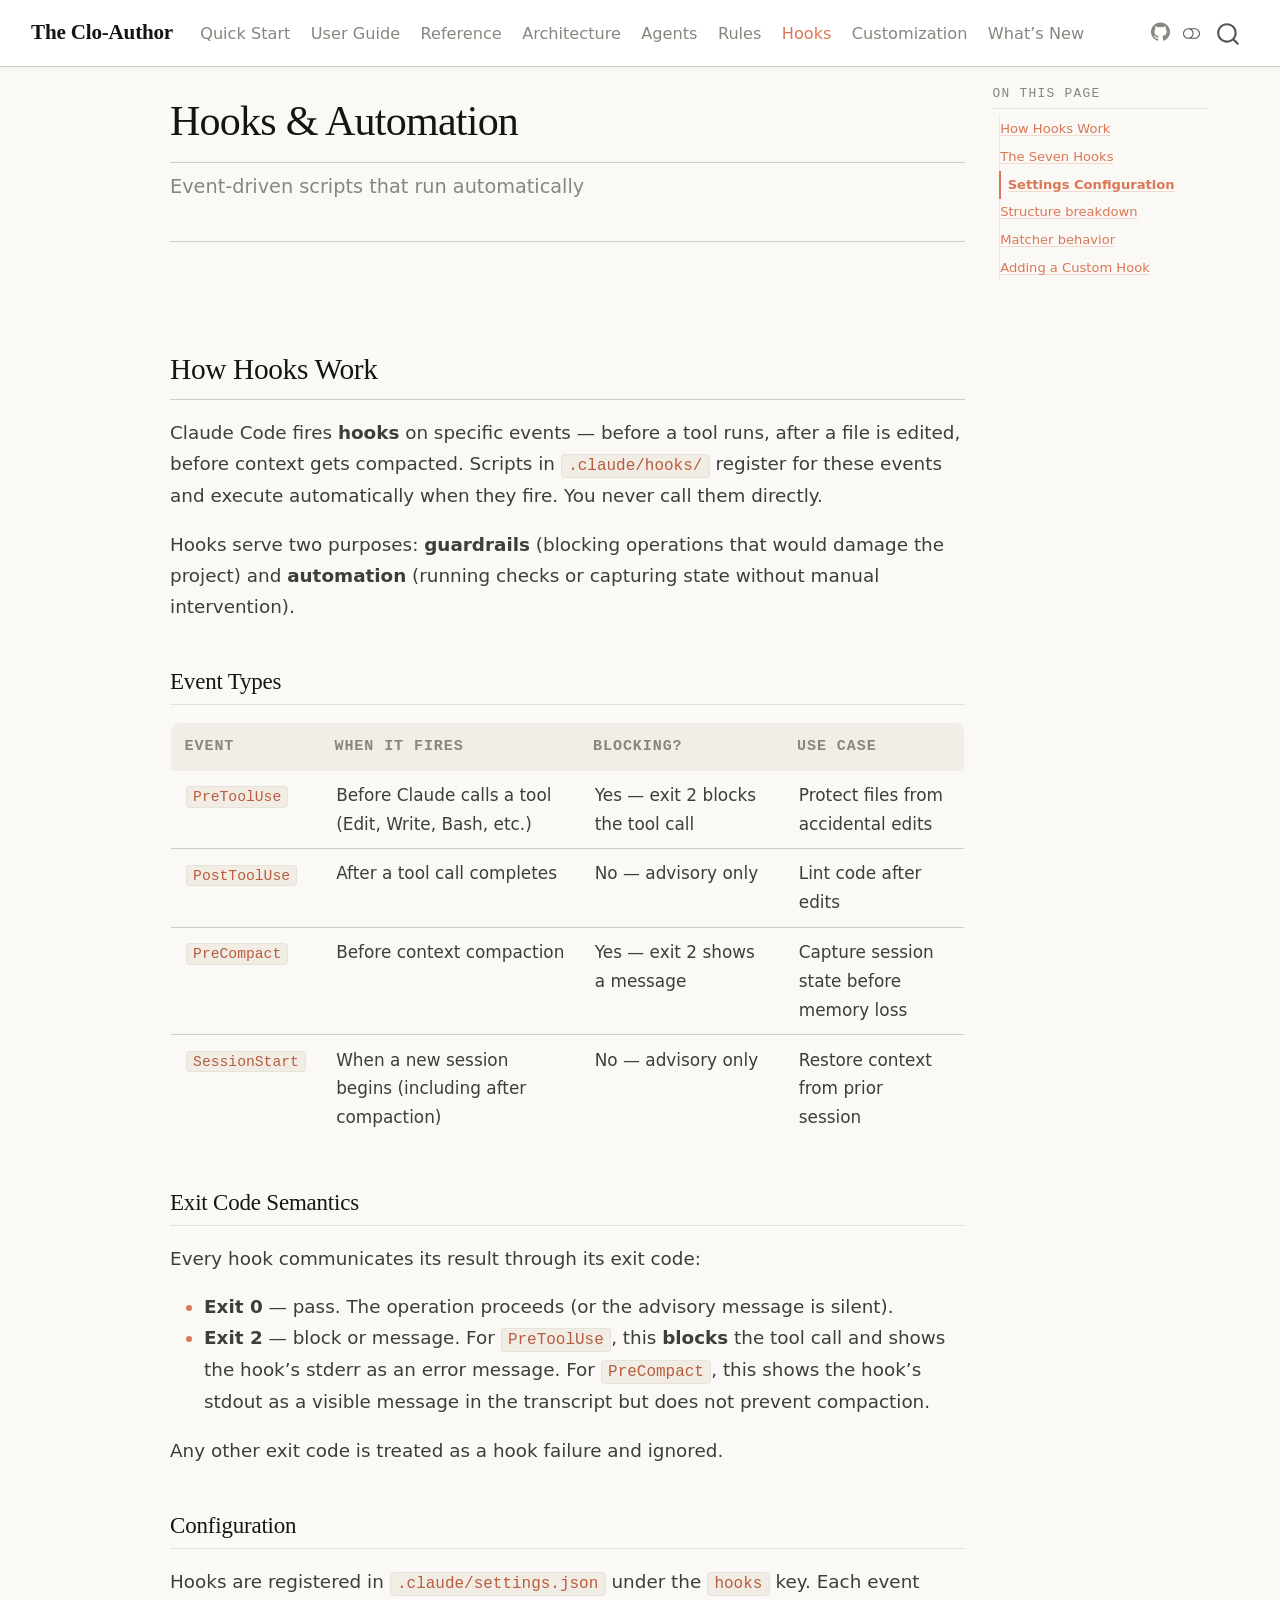
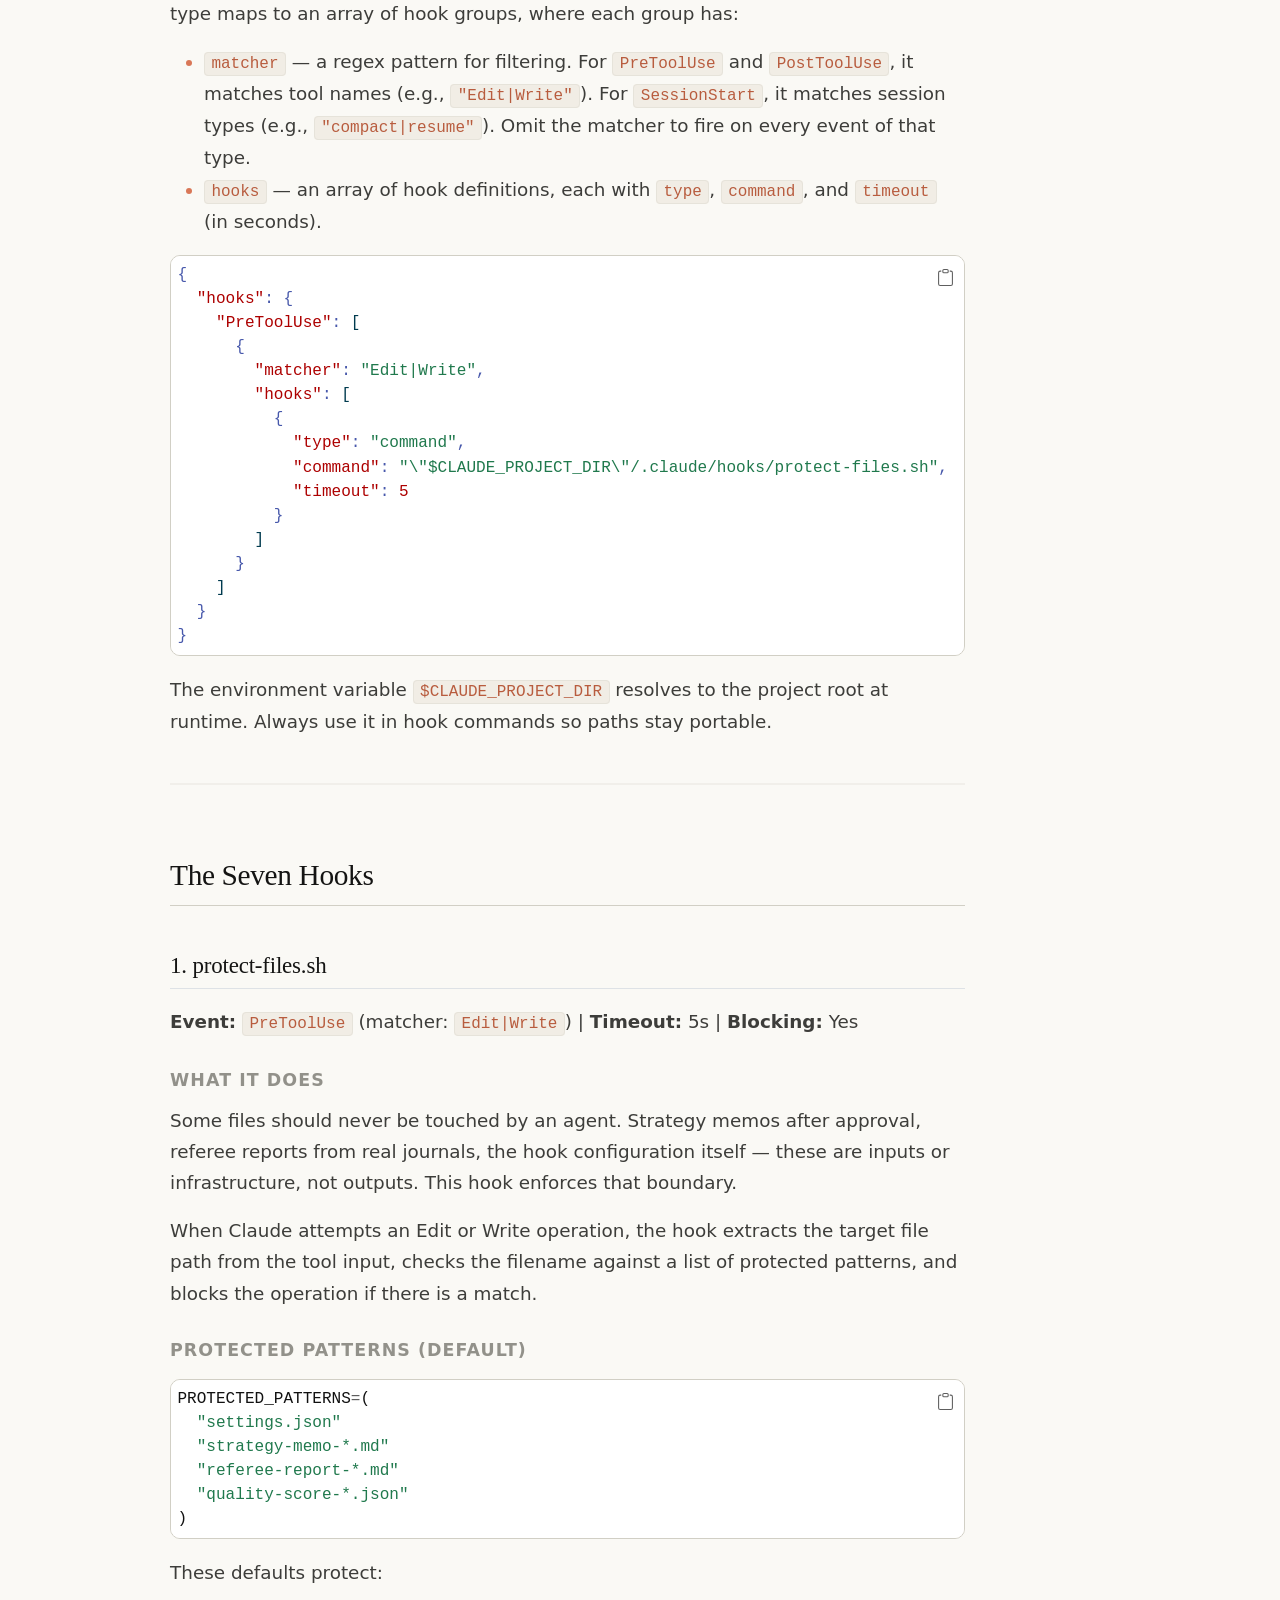
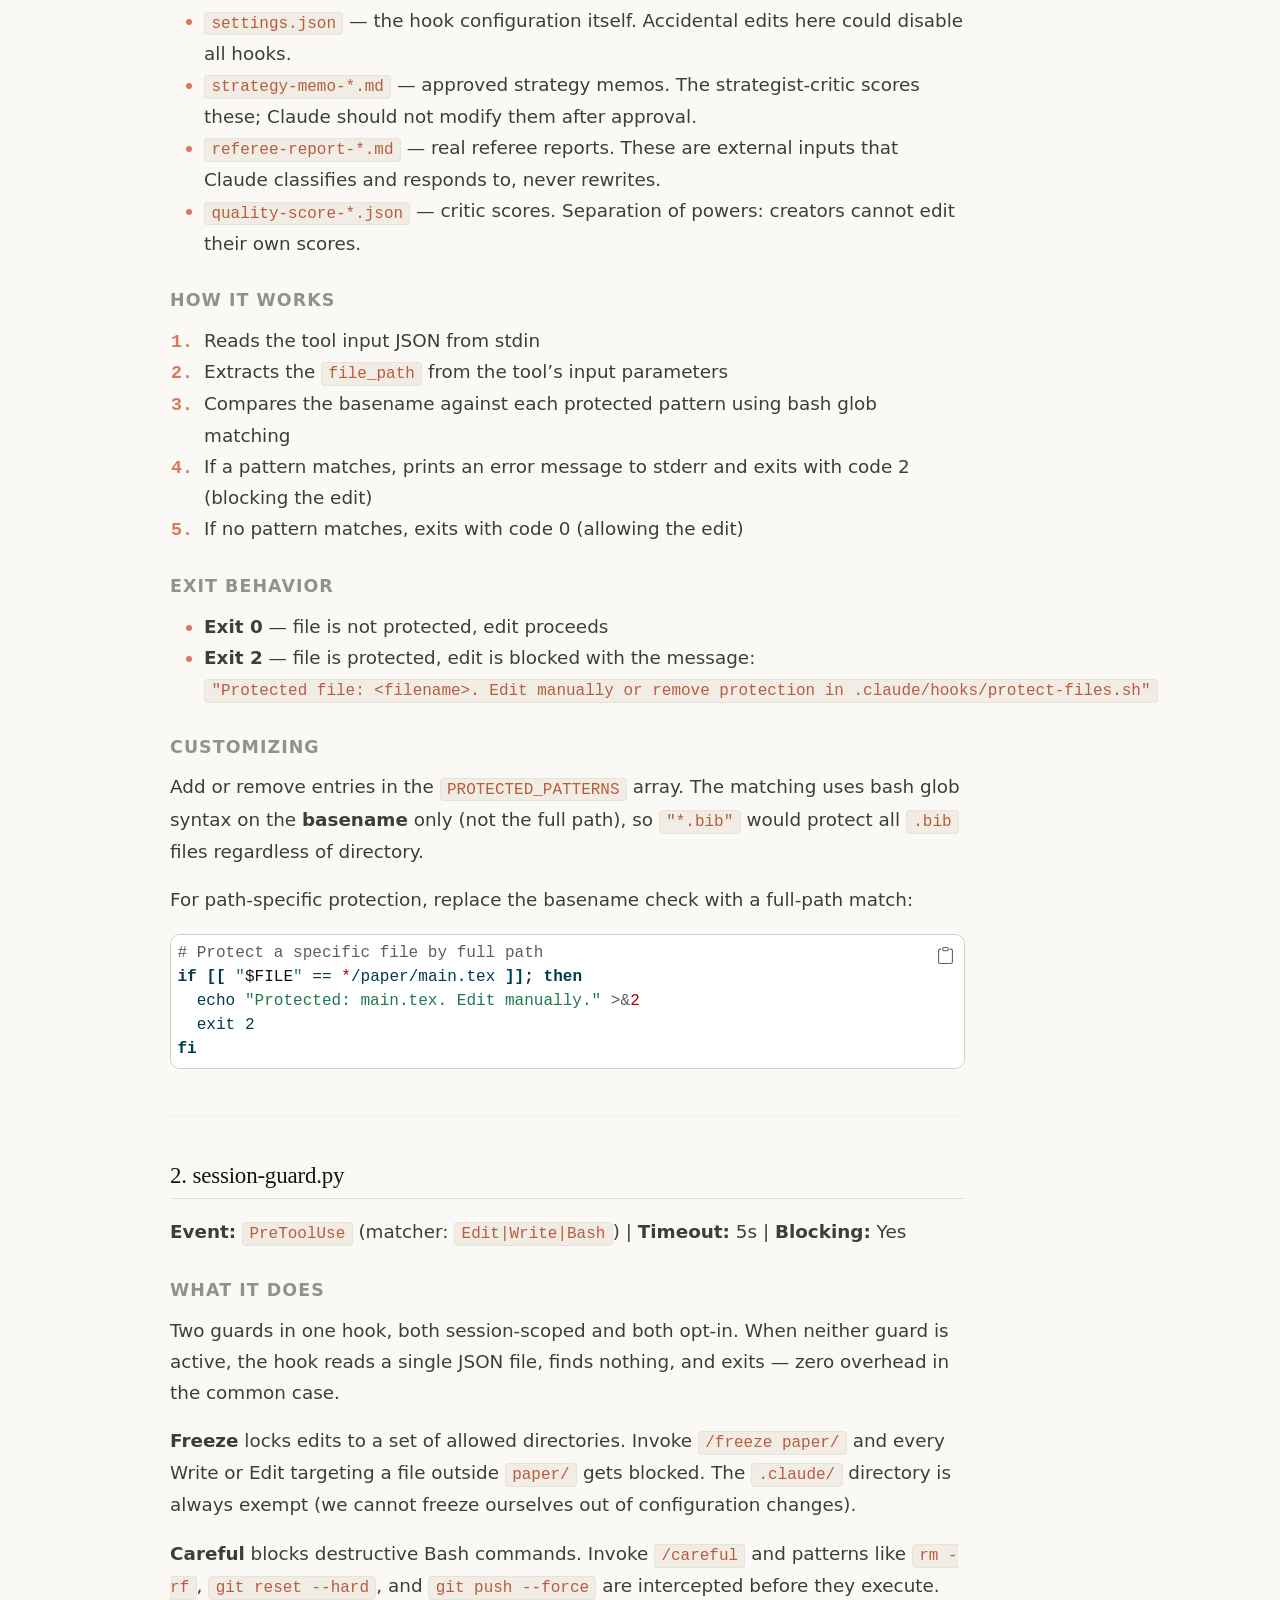
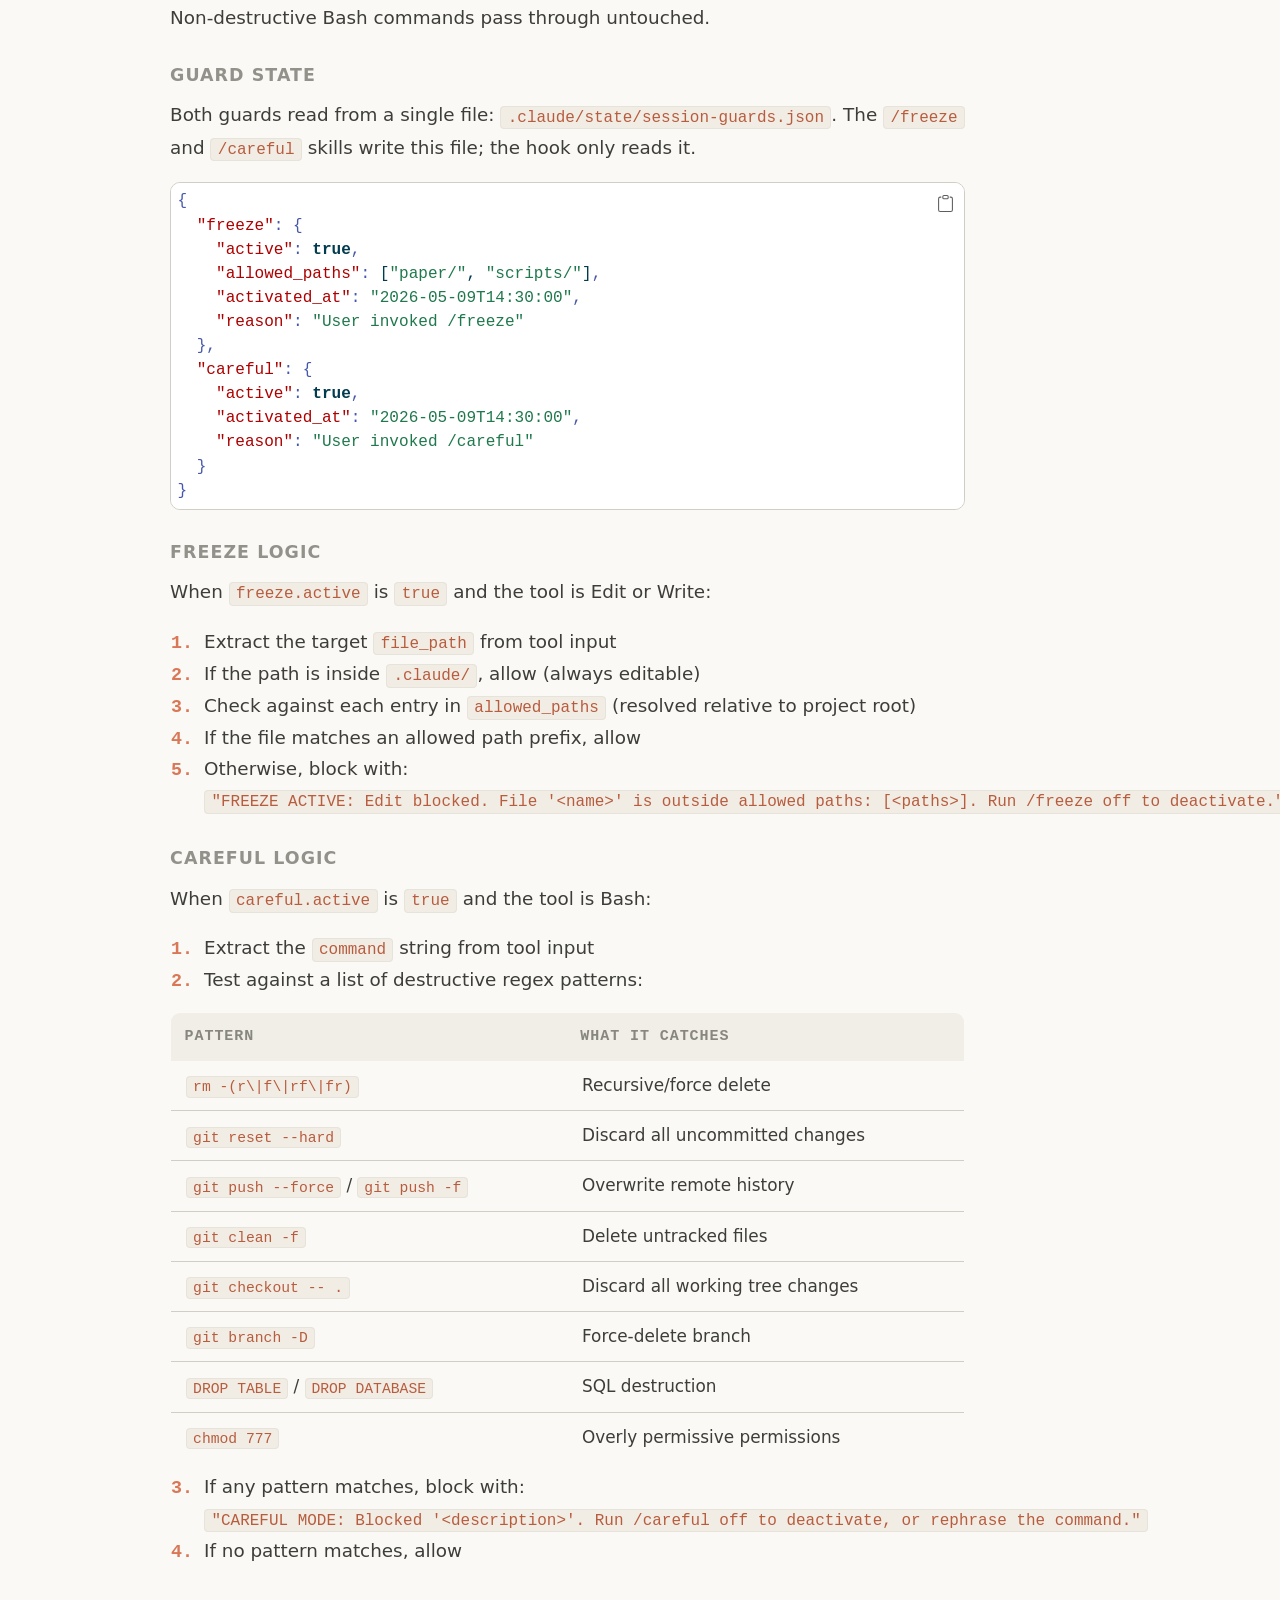
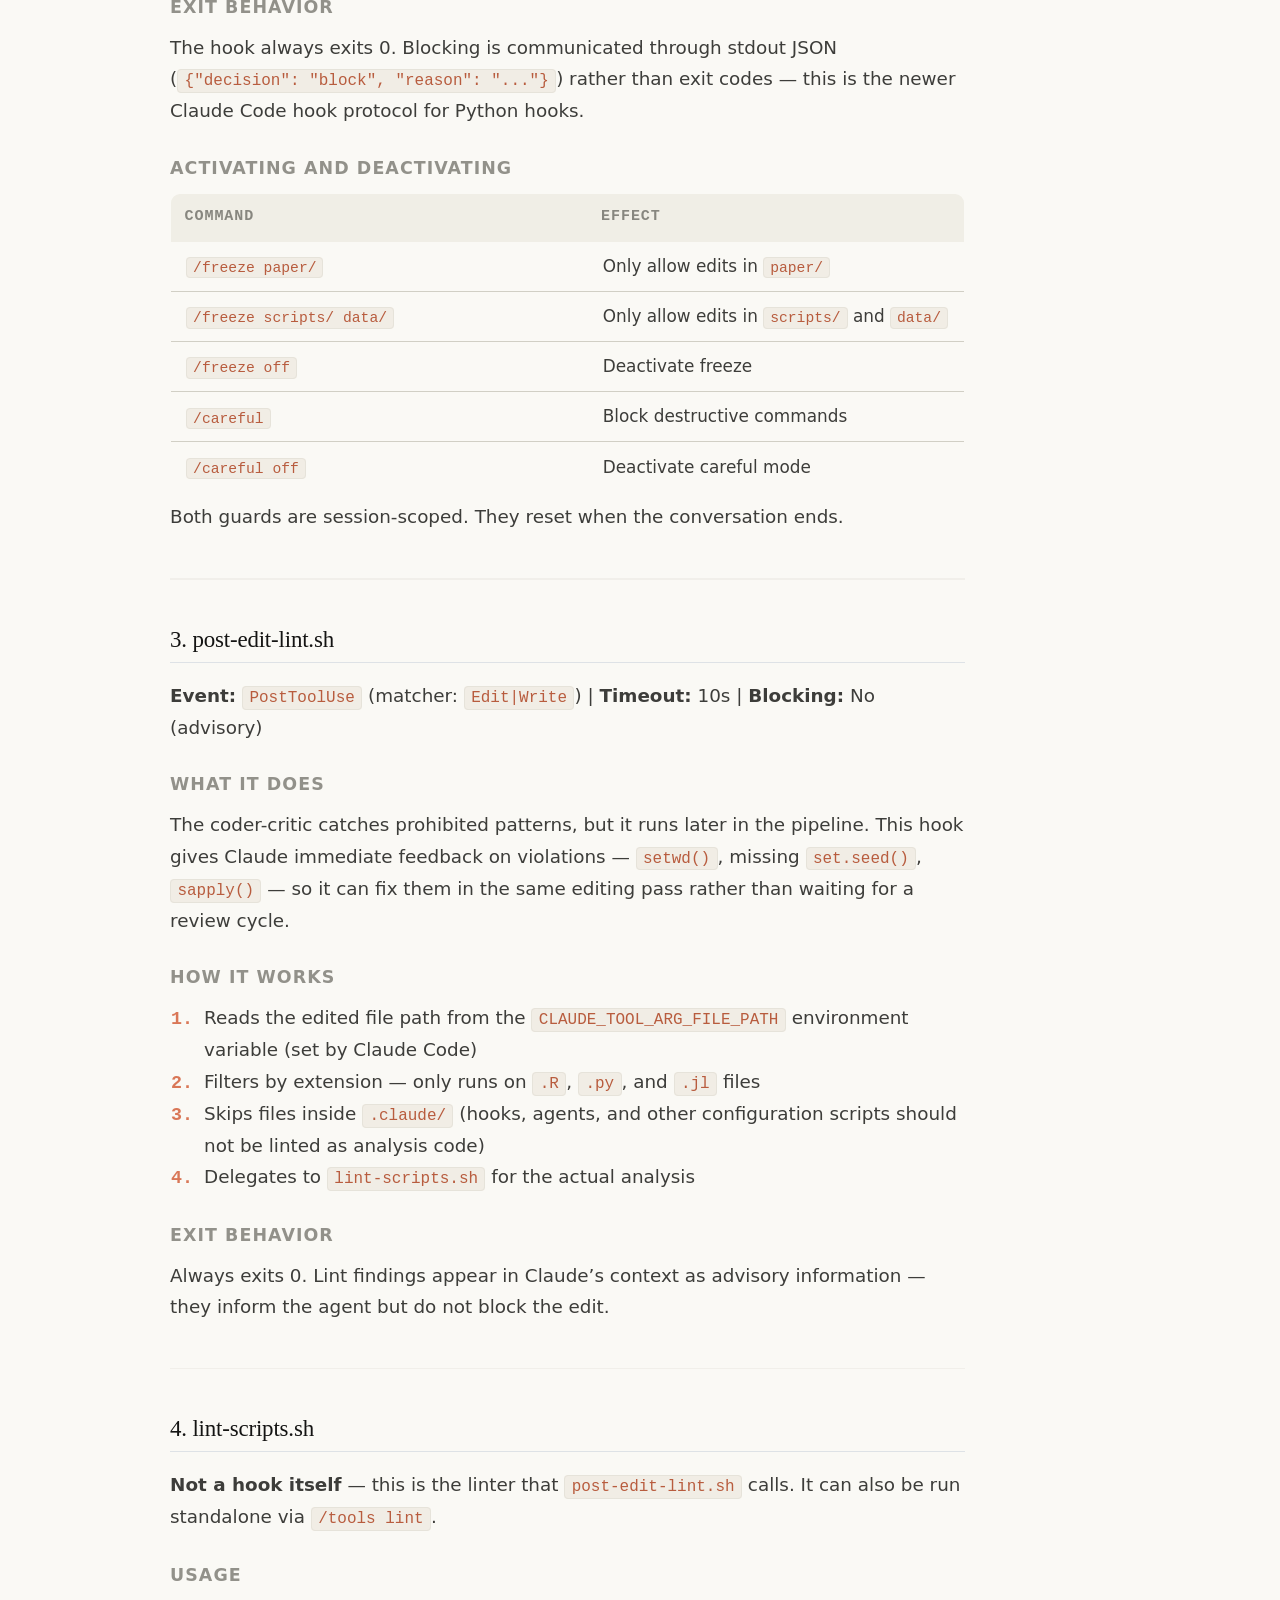
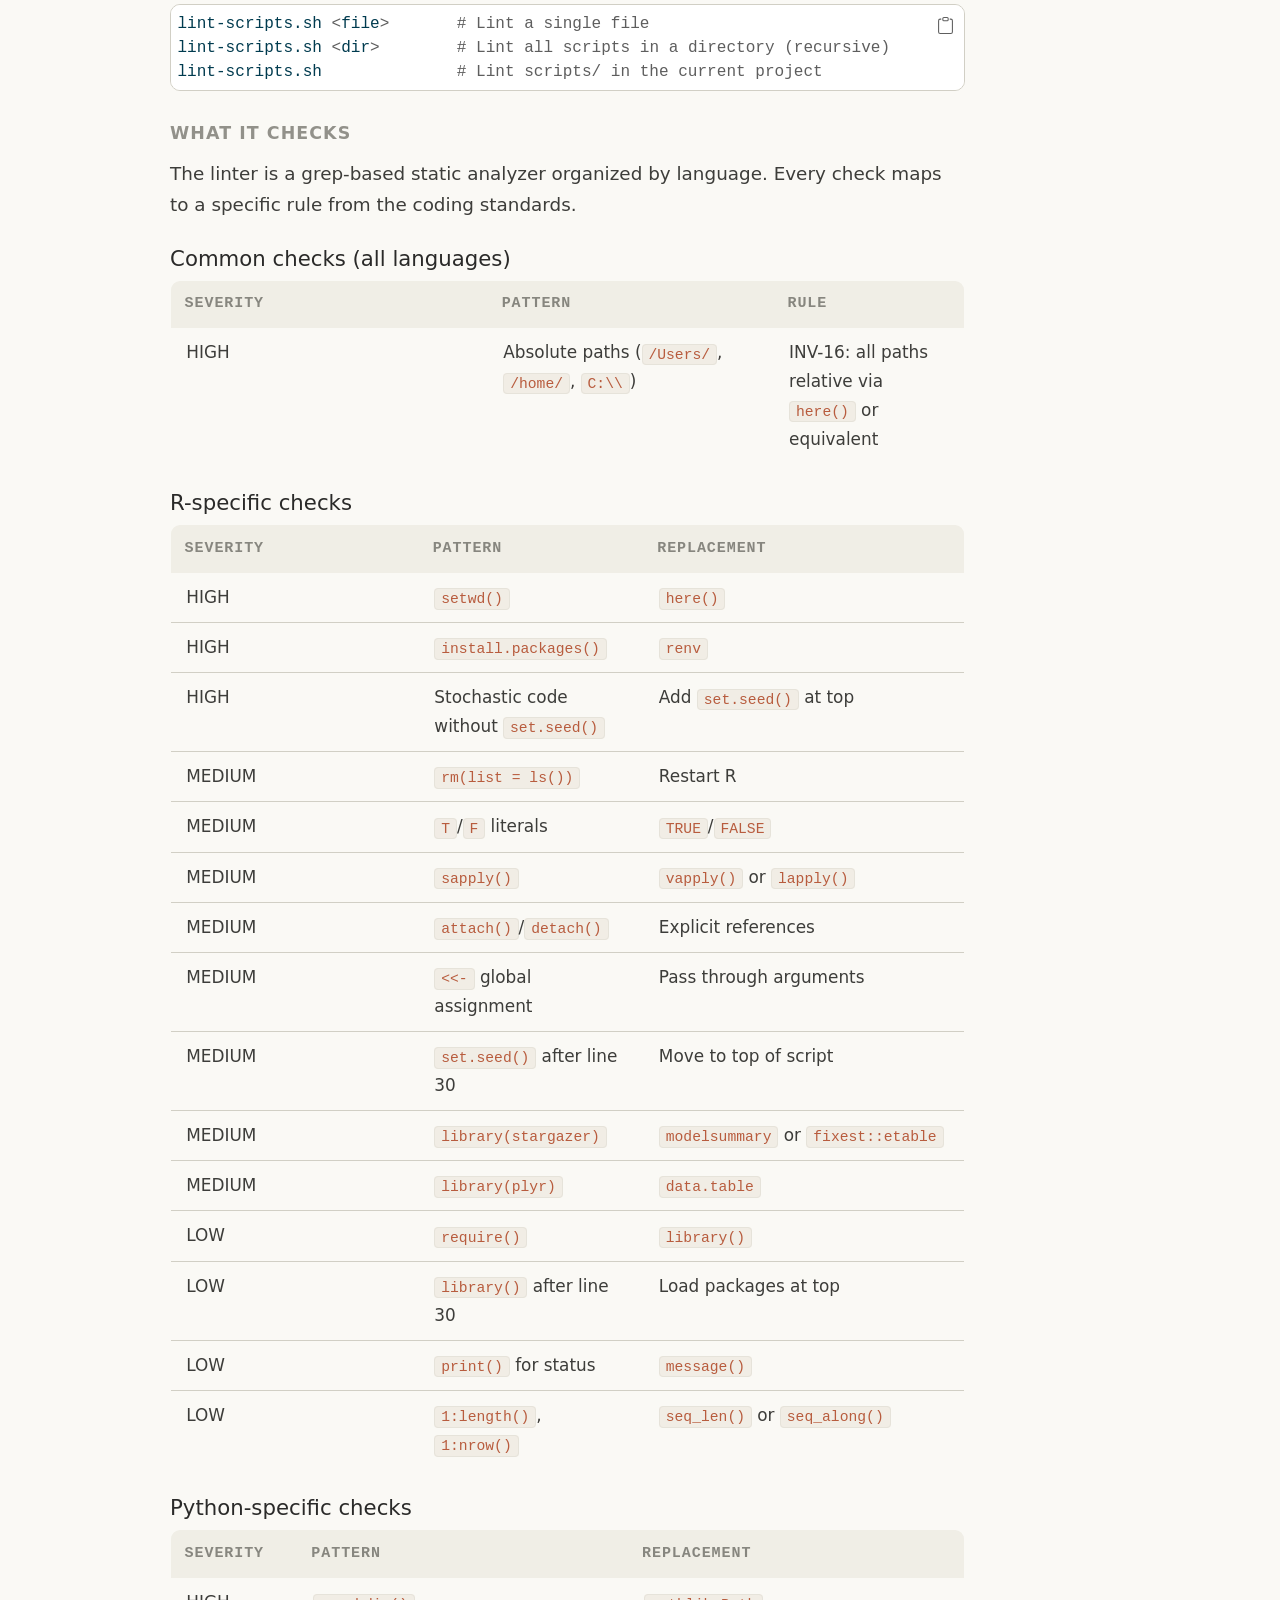
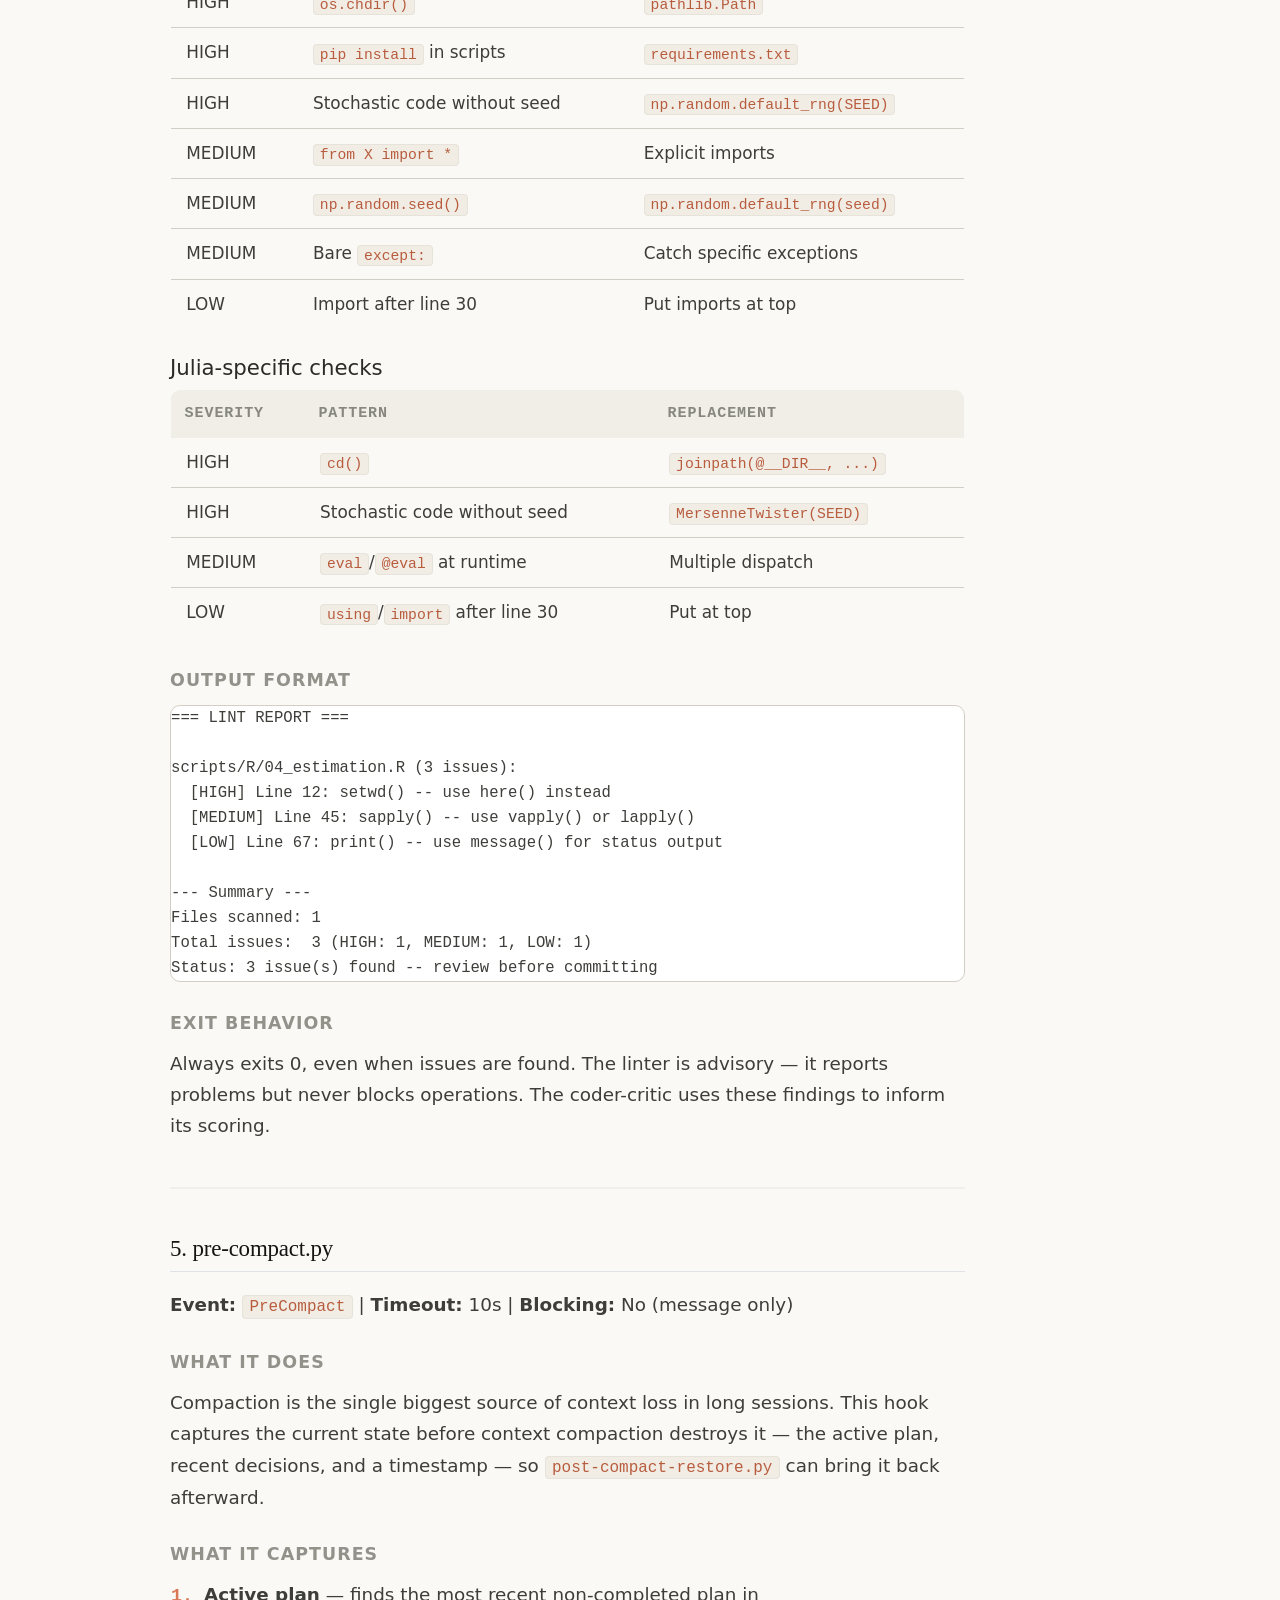
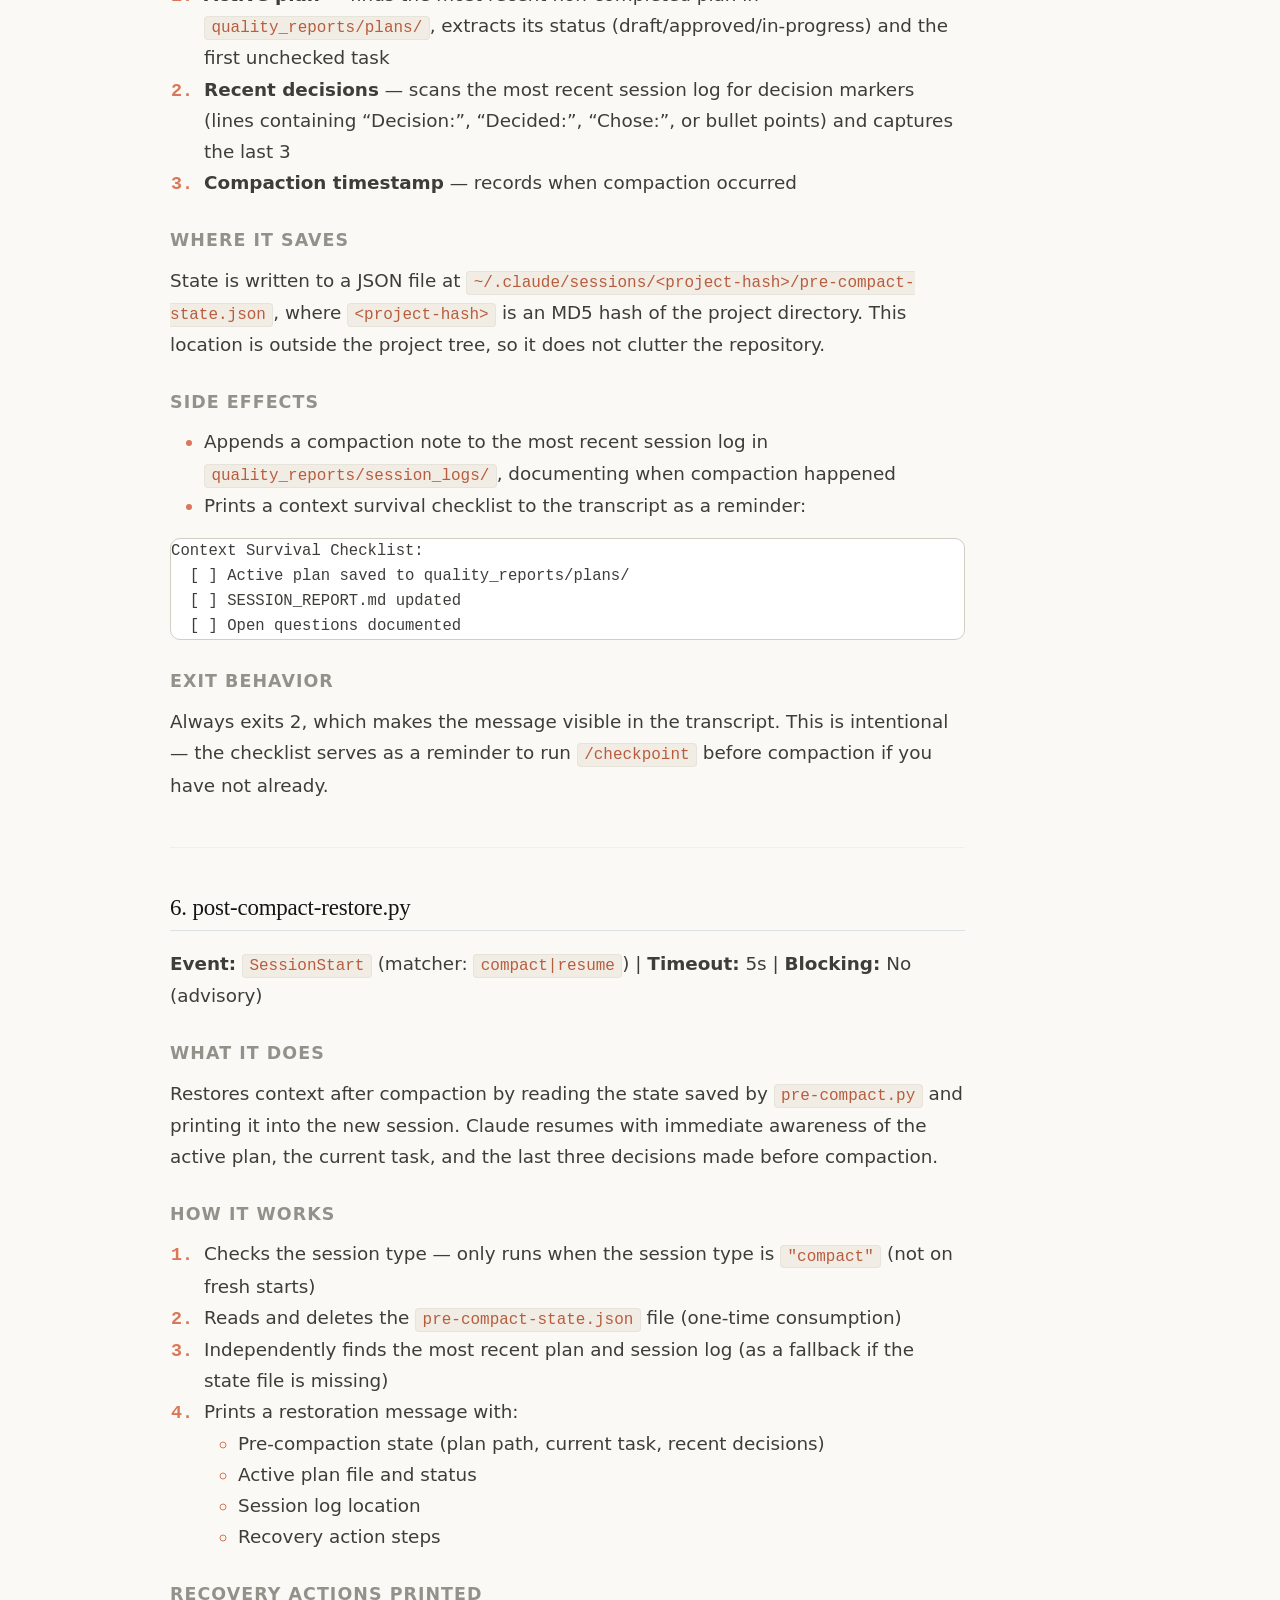
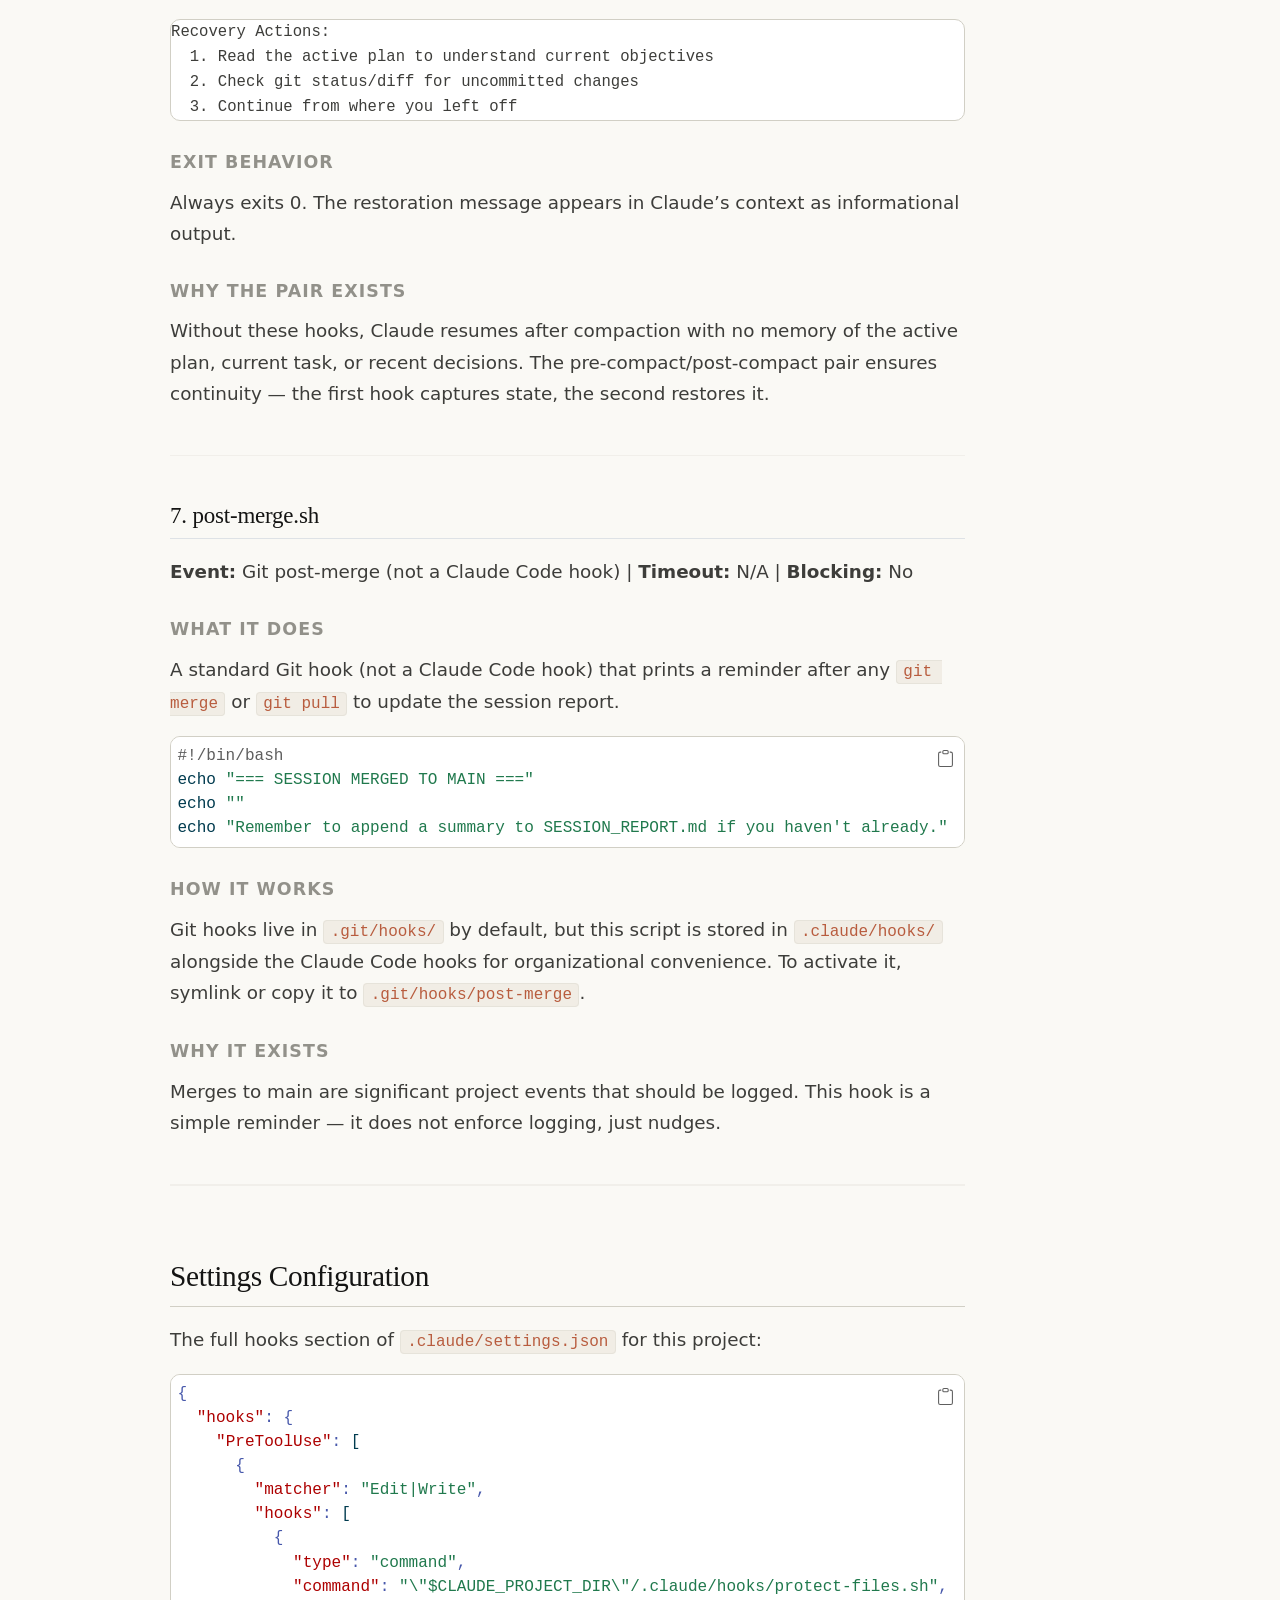
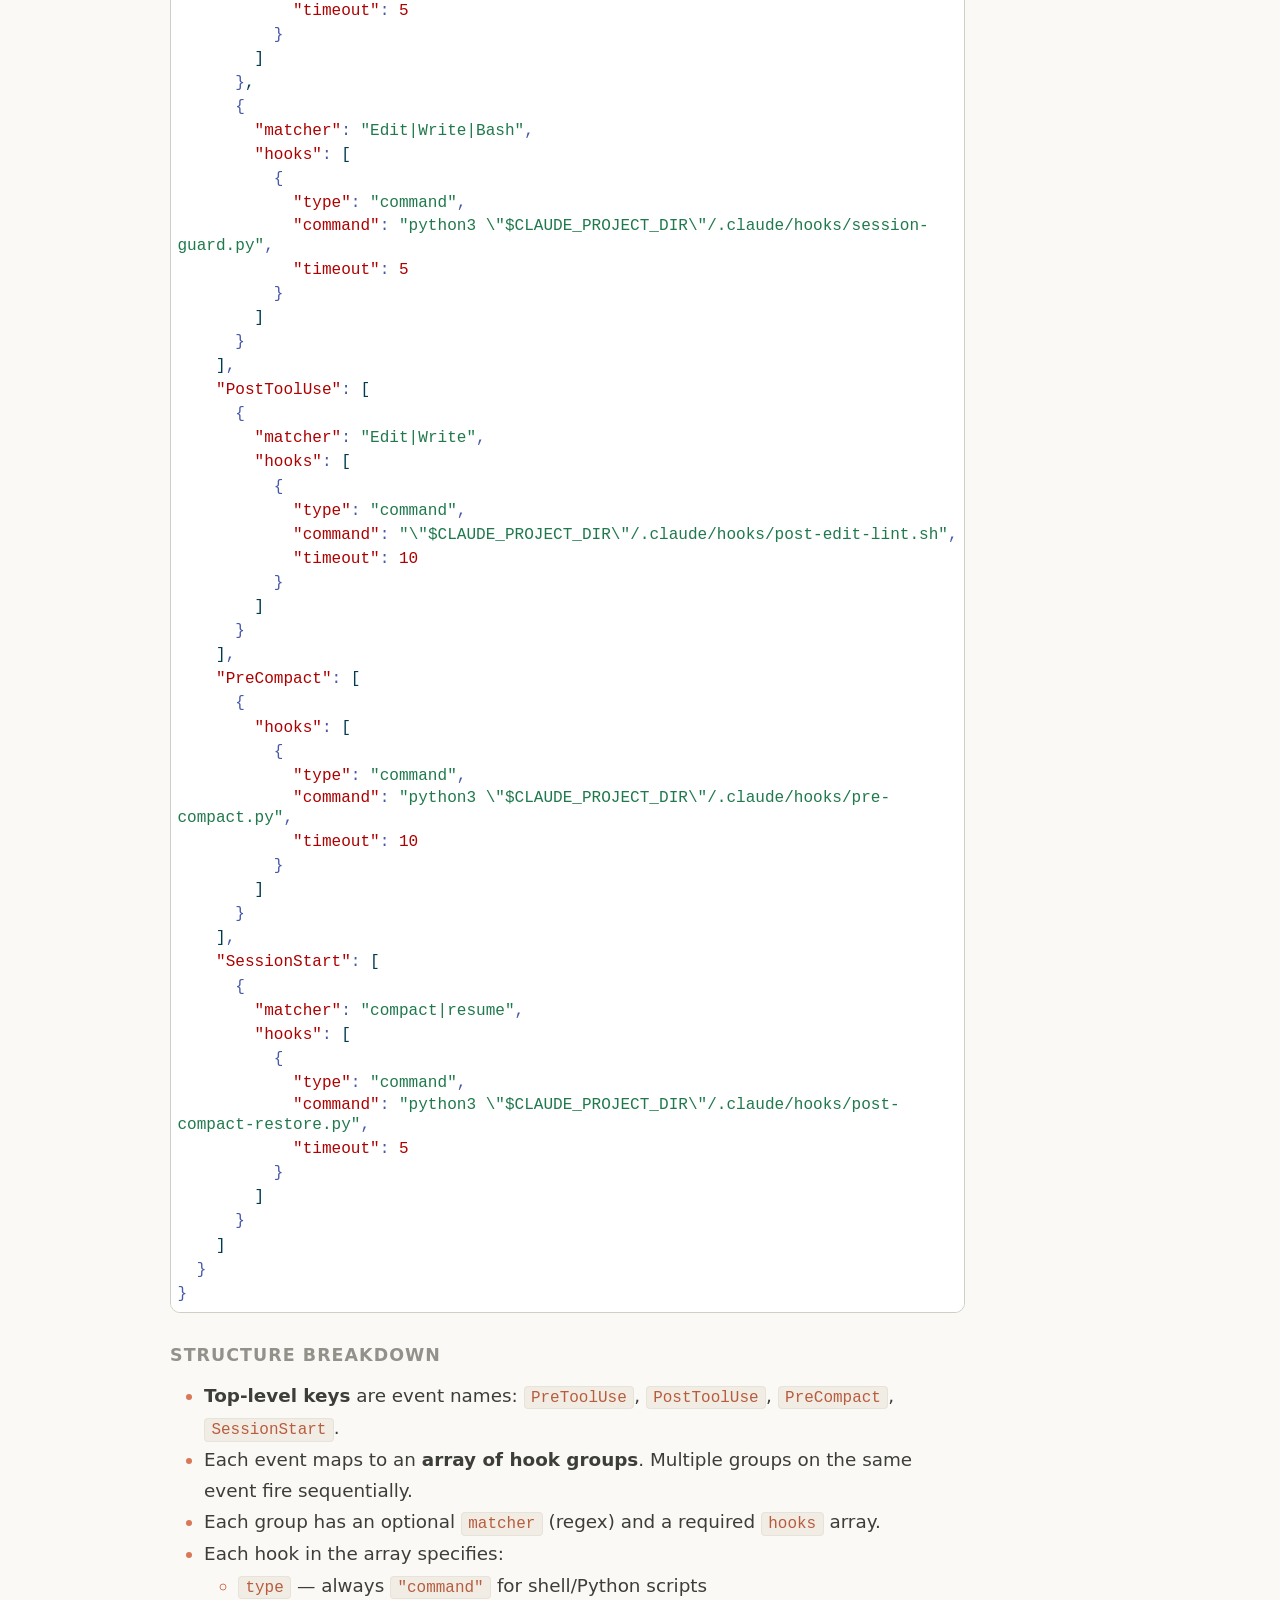
<file: docs/hooks.html>
<!DOCTYPE html>
<html xmlns="http://www.w3.org/1999/xhtml" lang="en" xml:lang="en"><head>

<meta charset="utf-8">
<meta name="generator" content="quarto-1.8.27">

<meta name="viewport" content="width=device-width, initial-scale=1.0, user-scalable=yes">


<title>Hooks &amp; Automation – The Clo-Author</title>
<style>
code{white-space: pre-wrap;}
span.smallcaps{font-variant: small-caps;}
div.columns{display: flex; gap: min(4vw, 1.5em);}
div.column{flex: auto; overflow-x: auto;}
div.hanging-indent{margin-left: 1.5em; text-indent: -1.5em;}
ul.task-list{list-style: none;}
ul.task-list li input[type="checkbox"] {
  width: 0.8em;
  margin: 0 0.8em 0.2em -1em; /* quarto-specific, see https://github.com/quarto-dev/quarto-cli/issues/4556 */ 
  vertical-align: middle;
}
/* CSS for syntax highlighting */
html { -webkit-text-size-adjust: 100%; }
pre > code.sourceCode { white-space: pre; position: relative; }
pre > code.sourceCode > span { display: inline-block; line-height: 1.25; }
pre > code.sourceCode > span:empty { height: 1.2em; }
.sourceCode { overflow: visible; }
code.sourceCode > span { color: inherit; text-decoration: inherit; }
div.sourceCode { margin: 1em 0; }
pre.sourceCode { margin: 0; }
@media screen {
div.sourceCode { overflow: auto; }
}
@media print {
pre > code.sourceCode { white-space: pre-wrap; }
pre > code.sourceCode > span { text-indent: -5em; padding-left: 5em; }
}
pre.numberSource code
  { counter-reset: source-line 0; }
pre.numberSource code > span
  { position: relative; left: -4em; counter-increment: source-line; }
pre.numberSource code > span > a:first-child::before
  { content: counter(source-line);
    position: relative; left: -1em; text-align: right; vertical-align: baseline;
    border: none; display: inline-block;
    -webkit-touch-callout: none; -webkit-user-select: none;
    -khtml-user-select: none; -moz-user-select: none;
    -ms-user-select: none; user-select: none;
    padding: 0 4px; width: 4em;
  }
pre.numberSource { margin-left: 3em;  padding-left: 4px; }
div.sourceCode
  {   }
@media screen {
pre > code.sourceCode > span > a:first-child::before { text-decoration: underline; }
}
</style>


<script src="site_libs/quarto-nav/quarto-nav.js"></script>
<script src="site_libs/quarto-nav/headroom.min.js"></script>
<script src="site_libs/clipboard/clipboard.min.js"></script>
<script src="site_libs/quarto-search/autocomplete.umd.js"></script>
<script src="site_libs/quarto-search/fuse.min.js"></script>
<script src="site_libs/quarto-search/quarto-search.js"></script>
<meta name="quarto:offset" content="./">
<link href="./favicon.svg" rel="icon" type="image/svg+xml">
<script src="site_libs/quarto-html/quarto.js" type="module"></script>
<script src="site_libs/quarto-html/tabsets/tabsets.js" type="module"></script>
<script src="site_libs/quarto-html/axe/axe-check.js" type="module"></script>
<script src="site_libs/quarto-html/popper.min.js"></script>
<script src="site_libs/quarto-html/tippy.umd.min.js"></script>
<script src="site_libs/quarto-html/anchor.min.js"></script>
<link href="site_libs/quarto-html/tippy.css" rel="stylesheet">
<link href="site_libs/quarto-html/quarto-syntax-highlighting-bb133401eb1928132202f6efeefbc5fe.css" rel="stylesheet" class="quarto-color-scheme" id="quarto-text-highlighting-styles">
<link href="site_libs/quarto-html/quarto-syntax-highlighting-dark-fdd259eaf9296a602f9f2594b91304b4.css" rel="stylesheet" class="quarto-color-scheme quarto-color-alternate" id="quarto-text-highlighting-styles">
<link href="site_libs/quarto-html/quarto-syntax-highlighting-bb133401eb1928132202f6efeefbc5fe.css" rel="stylesheet" class="quarto-color-scheme-extra" id="quarto-text-highlighting-styles">
<script src="site_libs/bootstrap/bootstrap.min.js"></script>
<link href="site_libs/bootstrap/bootstrap-icons.css" rel="stylesheet">
<link href="site_libs/bootstrap/bootstrap-45f38feec4c6d3ad185969c2b5aa4b3b.min.css" rel="stylesheet" append-hash="true" class="quarto-color-scheme" id="quarto-bootstrap" data-mode="light">
<link href="site_libs/bootstrap/bootstrap-dark-b9862f91d0a1d344de8539a32e8a5ff2.min.css" rel="stylesheet" append-hash="true" class="quarto-color-scheme quarto-color-alternate" id="quarto-bootstrap" data-mode="dark">
<link href="site_libs/bootstrap/bootstrap-45f38feec4c6d3ad185969c2b5aa4b3b.min.css" rel="stylesheet" append-hash="true" class="quarto-color-scheme-extra" id="quarto-bootstrap" data-mode="light">
<script id="quarto-search-options" type="application/json">{
  "location": "navbar",
  "copy-button": false,
  "collapse-after": 3,
  "panel-placement": "end",
  "type": "overlay",
  "limit": 50,
  "keyboard-shortcut": [
    "f",
    "/",
    "s"
  ],
  "show-item-context": false,
  "language": {
    "search-no-results-text": "No results",
    "search-matching-documents-text": "matching documents",
    "search-copy-link-title": "Copy link to search",
    "search-hide-matches-text": "Hide additional matches",
    "search-more-match-text": "more match in this document",
    "search-more-matches-text": "more matches in this document",
    "search-clear-button-title": "Clear",
    "search-text-placeholder": "",
    "search-detached-cancel-button-title": "Cancel",
    "search-submit-button-title": "Submit",
    "search-label": "Search"
  }
}</script>
<style>html{ scroll-behavior: smooth; }</style>


</head>

<body class="nav-fixed quarto-light"><script id="quarto-html-before-body" type="application/javascript">
    const toggleBodyColorMode = (bsSheetEl) => {
      const mode = bsSheetEl.getAttribute("data-mode");
      const bodyEl = window.document.querySelector("body");
      if (mode === "dark") {
        bodyEl.classList.add("quarto-dark");
        bodyEl.classList.remove("quarto-light");
      } else {
        bodyEl.classList.add("quarto-light");
        bodyEl.classList.remove("quarto-dark");
      }
    }
    const toggleBodyColorPrimary = () => {
      const bsSheetEl = window.document.querySelector("link#quarto-bootstrap:not([rel=disabled-stylesheet])");
      if (bsSheetEl) {
        toggleBodyColorMode(bsSheetEl);
      }
    }
    const setColorSchemeToggle = (alternate) => {
      const toggles = window.document.querySelectorAll('.quarto-color-scheme-toggle');
      for (let i=0; i < toggles.length; i++) {
        const toggle = toggles[i];
        if (toggle) {
          if (alternate) {
            toggle.classList.add("alternate");
          } else {
            toggle.classList.remove("alternate");
          }
        }
      }
    };
    const toggleColorMode = (alternate) => {
      // Switch the stylesheets
      const primaryStylesheets = window.document.querySelectorAll('link.quarto-color-scheme:not(.quarto-color-alternate)');
      const alternateStylesheets = window.document.querySelectorAll('link.quarto-color-scheme.quarto-color-alternate');
      manageTransitions('#quarto-margin-sidebar .nav-link', false);
      if (alternate) {
        // note: dark is layered on light, we don't disable primary!
        enableStylesheet(alternateStylesheets);
        for (const sheetNode of alternateStylesheets) {
          if (sheetNode.id === "quarto-bootstrap") {
            toggleBodyColorMode(sheetNode);
          }
        }
      } else {
        disableStylesheet(alternateStylesheets);
        enableStylesheet(primaryStylesheets)
        toggleBodyColorPrimary();
      }
      manageTransitions('#quarto-margin-sidebar .nav-link', true);
      // Switch the toggles
      setColorSchemeToggle(alternate)
      // Hack to workaround the fact that safari doesn't
      // properly recolor the scrollbar when toggling (#1455)
      if (navigator.userAgent.indexOf('Safari') > 0 && navigator.userAgent.indexOf('Chrome') == -1) {
        manageTransitions("body", false);
        window.scrollTo(0, 1);
        setTimeout(() => {
          window.scrollTo(0, 0);
          manageTransitions("body", true);
        }, 40);
      }
    }
    const disableStylesheet = (stylesheets) => {
      for (let i=0; i < stylesheets.length; i++) {
        const stylesheet = stylesheets[i];
        stylesheet.rel = 'disabled-stylesheet';
      }
    }
    const enableStylesheet = (stylesheets) => {
      for (let i=0; i < stylesheets.length; i++) {
        const stylesheet = stylesheets[i];
        if(stylesheet.rel !== 'stylesheet') { // for Chrome, which will still FOUC without this check
          stylesheet.rel = 'stylesheet';
        }
      }
    }
    const manageTransitions = (selector, allowTransitions) => {
      const els = window.document.querySelectorAll(selector);
      for (let i=0; i < els.length; i++) {
        const el = els[i];
        if (allowTransitions) {
          el.classList.remove('notransition');
        } else {
          el.classList.add('notransition');
        }
      }
    }
    const isFileUrl = () => {
      return window.location.protocol === 'file:';
    }
    const hasAlternateSentinel = () => {
      let styleSentinel = getColorSchemeSentinel();
      if (styleSentinel !== null) {
        return styleSentinel === "alternate";
      } else {
        return false;
      }
    }
    const setStyleSentinel = (alternate) => {
      const value = alternate ? "alternate" : "default";
      if (!isFileUrl()) {
        window.localStorage.setItem("quarto-color-scheme", value);
      } else {
        localAlternateSentinel = value;
      }
    }
    const getColorSchemeSentinel = () => {
      if (!isFileUrl()) {
        const storageValue = window.localStorage.getItem("quarto-color-scheme");
        return storageValue != null ? storageValue : localAlternateSentinel;
      } else {
        return localAlternateSentinel;
      }
    }
    const toggleGiscusIfUsed = (isAlternate, darkModeDefault) => {
      const baseTheme = document.querySelector('#giscus-base-theme')?.value ?? 'light';
      const alternateTheme = document.querySelector('#giscus-alt-theme')?.value ?? 'dark';
      let newTheme = '';
      if(authorPrefersDark) {
        newTheme = isAlternate ? baseTheme : alternateTheme;
      } else {
        newTheme = isAlternate ? alternateTheme : baseTheme;
      }
      const changeGiscusTheme = () => {
        // From: https://github.com/giscus/giscus/issues/336
        const sendMessage = (message) => {
          const iframe = document.querySelector('iframe.giscus-frame');
          if (!iframe) return;
          iframe.contentWindow.postMessage({ giscus: message }, 'https://giscus.app');
        }
        sendMessage({
          setConfig: {
            theme: newTheme
          }
        });
      }
      const isGiscussLoaded = window.document.querySelector('iframe.giscus-frame') !== null;
      if (isGiscussLoaded) {
        changeGiscusTheme();
      }
    };
    const authorPrefersDark = false;
    const darkModeDefault = authorPrefersDark;
      document.querySelector('link#quarto-text-highlighting-styles.quarto-color-scheme-extra').rel = 'disabled-stylesheet';
      document.querySelector('link#quarto-bootstrap.quarto-color-scheme-extra').rel = 'disabled-stylesheet';
    let localAlternateSentinel = darkModeDefault ? 'alternate' : 'default';
    // Dark / light mode switch
    window.quartoToggleColorScheme = () => {
      // Read the current dark / light value
      let toAlternate = !hasAlternateSentinel();
      toggleColorMode(toAlternate);
      setStyleSentinel(toAlternate);
      toggleGiscusIfUsed(toAlternate, darkModeDefault);
      window.dispatchEvent(new Event('resize'));
    };
    // Switch to dark mode if need be
    if (hasAlternateSentinel()) {
      toggleColorMode(true);
    } else {
      toggleColorMode(false);
    }
  </script>

<div id="quarto-search-results"></div>
  <header id="quarto-header" class="headroom fixed-top">
    <nav class="navbar navbar-expand-lg " data-bs-theme="dark">
      <div class="navbar-container container-fluid">
      <div class="navbar-brand-container mx-auto">
    <a class="navbar-brand" href="./index.html">
    <span class="navbar-title">The Clo-Author</span>
    </a>
  </div>
            <div id="quarto-search" class="" title="Search"></div>
          <button class="navbar-toggler" type="button" data-bs-toggle="collapse" data-bs-target="#navbarCollapse" aria-controls="navbarCollapse" role="menu" aria-expanded="false" aria-label="Toggle navigation" onclick="if (window.quartoToggleHeadroom) { window.quartoToggleHeadroom(); }">
  <span class="navbar-toggler-icon"></span>
</button>
          <div class="collapse navbar-collapse" id="navbarCollapse">
            <ul class="navbar-nav navbar-nav-scroll me-auto">
  <li class="nav-item">
    <a class="nav-link" href="./index.html"> 
<span class="menu-text">Quick Start</span></a>
  </li>  
  <li class="nav-item">
    <a class="nav-link" href="./user-guide.html"> 
<span class="menu-text">User Guide</span></a>
  </li>  
  <li class="nav-item">
    <a class="nav-link" href="./reference.html"> 
<span class="menu-text">Reference</span></a>
  </li>  
  <li class="nav-item">
    <a class="nav-link" href="./architecture.html"> 
<span class="menu-text">Architecture</span></a>
  </li>  
  <li class="nav-item">
    <a class="nav-link" href="./agents.html"> 
<span class="menu-text">Agents</span></a>
  </li>  
  <li class="nav-item">
    <a class="nav-link" href="./rules.html"> 
<span class="menu-text">Rules</span></a>
  </li>  
  <li class="nav-item">
    <a class="nav-link active" href="./hooks.html" aria-current="page"> 
<span class="menu-text">Hooks</span></a>
  </li>  
  <li class="nav-item">
    <a class="nav-link" href="./customization.html"> 
<span class="menu-text">Customization</span></a>
  </li>  
  <li class="nav-item">
    <a class="nav-link" href="./changelog.html"> 
<span class="menu-text">What’s New</span></a>
  </li>  
</ul>
            <ul class="navbar-nav navbar-nav-scroll ms-auto">
  <li class="nav-item compact">
    <a class="nav-link" href="https://github.com/hugosantanna/clo-author"> <i class="bi bi-github" role="img">
</i> 
<span class="menu-text"></span></a>
  </li>  
</ul>
          </div> <!-- /navcollapse -->
            <div class="quarto-navbar-tools">
  <a href="" class="quarto-color-scheme-toggle quarto-navigation-tool  px-1" onclick="window.quartoToggleColorScheme(); return false;" title="Toggle dark mode"><i class="bi"></i></a>
</div>
      </div> <!-- /container-fluid -->
    </nav>
</header>
<!-- content -->
<div id="quarto-content" class="quarto-container page-columns page-rows-contents page-layout-article page-navbar">
<!-- sidebar -->
<!-- margin-sidebar -->
    <div id="quarto-margin-sidebar" class="sidebar margin-sidebar">
        <nav id="TOC" role="doc-toc" class="toc-active">
    <h2 id="toc-title">On this page</h2>
   
  <ul>
  <li><a href="#how-hooks-work" id="toc-how-hooks-work" class="nav-link active" data-scroll-target="#how-hooks-work">How Hooks Work</a>
  <ul class="collapse">
  <li><a href="#event-types" id="toc-event-types" class="nav-link" data-scroll-target="#event-types">Event Types</a></li>
  <li><a href="#exit-code-semantics" id="toc-exit-code-semantics" class="nav-link" data-scroll-target="#exit-code-semantics">Exit Code Semantics</a></li>
  <li><a href="#configuration" id="toc-configuration" class="nav-link" data-scroll-target="#configuration">Configuration</a></li>
  </ul></li>
  <li><a href="#the-seven-hooks" id="toc-the-seven-hooks" class="nav-link" data-scroll-target="#the-seven-hooks">The Seven Hooks</a>
  <ul class="collapse">
  <li><a href="#protect-files" id="toc-protect-files" class="nav-link" data-scroll-target="#protect-files">1. protect-files.sh</a>
  <ul class="collapse">
  <li><a href="#what-it-does" id="toc-what-it-does" class="nav-link" data-scroll-target="#what-it-does">What it does</a></li>
  <li><a href="#protected-patterns-default" id="toc-protected-patterns-default" class="nav-link" data-scroll-target="#protected-patterns-default">Protected patterns (default)</a></li>
  <li><a href="#how-it-works" id="toc-how-it-works" class="nav-link" data-scroll-target="#how-it-works">How it works</a></li>
  <li><a href="#exit-behavior" id="toc-exit-behavior" class="nav-link" data-scroll-target="#exit-behavior">Exit behavior</a></li>
  <li><a href="#customizing" id="toc-customizing" class="nav-link" data-scroll-target="#customizing">Customizing</a></li>
  </ul></li>
  <li><a href="#session-guard" id="toc-session-guard" class="nav-link" data-scroll-target="#session-guard">2. session-guard.py</a>
  <ul class="collapse">
  <li><a href="#what-it-does-1" id="toc-what-it-does-1" class="nav-link" data-scroll-target="#what-it-does-1">What it does</a></li>
  <li><a href="#guard-state" id="toc-guard-state" class="nav-link" data-scroll-target="#guard-state">Guard state</a></li>
  <li><a href="#freeze-logic" id="toc-freeze-logic" class="nav-link" data-scroll-target="#freeze-logic">Freeze logic</a></li>
  <li><a href="#careful-logic" id="toc-careful-logic" class="nav-link" data-scroll-target="#careful-logic">Careful logic</a></li>
  <li><a href="#exit-behavior-1" id="toc-exit-behavior-1" class="nav-link" data-scroll-target="#exit-behavior-1">Exit behavior</a></li>
  <li><a href="#activating-and-deactivating" id="toc-activating-and-deactivating" class="nav-link" data-scroll-target="#activating-and-deactivating">Activating and deactivating</a></li>
  </ul></li>
  <li><a href="#post-edit-lint" id="toc-post-edit-lint" class="nav-link" data-scroll-target="#post-edit-lint">3. post-edit-lint.sh</a>
  <ul class="collapse">
  <li><a href="#what-it-does-2" id="toc-what-it-does-2" class="nav-link" data-scroll-target="#what-it-does-2">What it does</a></li>
  <li><a href="#how-it-works-1" id="toc-how-it-works-1" class="nav-link" data-scroll-target="#how-it-works-1">How it works</a></li>
  <li><a href="#exit-behavior-2" id="toc-exit-behavior-2" class="nav-link" data-scroll-target="#exit-behavior-2">Exit behavior</a></li>
  </ul></li>
  <li><a href="#lint-scripts" id="toc-lint-scripts" class="nav-link" data-scroll-target="#lint-scripts">4. lint-scripts.sh</a>
  <ul class="collapse">
  <li><a href="#usage" id="toc-usage" class="nav-link" data-scroll-target="#usage">Usage</a></li>
  <li><a href="#what-it-checks" id="toc-what-it-checks" class="nav-link" data-scroll-target="#what-it-checks">What it checks</a></li>
  <li><a href="#output-format" id="toc-output-format" class="nav-link" data-scroll-target="#output-format">Output format</a></li>
  <li><a href="#exit-behavior-3" id="toc-exit-behavior-3" class="nav-link" data-scroll-target="#exit-behavior-3">Exit behavior</a></li>
  </ul></li>
  <li><a href="#pre-compact" id="toc-pre-compact" class="nav-link" data-scroll-target="#pre-compact">5. pre-compact.py</a>
  <ul class="collapse">
  <li><a href="#what-it-does-3" id="toc-what-it-does-3" class="nav-link" data-scroll-target="#what-it-does-3">What it does</a></li>
  <li><a href="#what-it-captures" id="toc-what-it-captures" class="nav-link" data-scroll-target="#what-it-captures">What it captures</a></li>
  <li><a href="#where-it-saves" id="toc-where-it-saves" class="nav-link" data-scroll-target="#where-it-saves">Where it saves</a></li>
  <li><a href="#side-effects" id="toc-side-effects" class="nav-link" data-scroll-target="#side-effects">Side effects</a></li>
  <li><a href="#exit-behavior-4" id="toc-exit-behavior-4" class="nav-link" data-scroll-target="#exit-behavior-4">Exit behavior</a></li>
  </ul></li>
  <li><a href="#post-compact-restore" id="toc-post-compact-restore" class="nav-link" data-scroll-target="#post-compact-restore">6. post-compact-restore.py</a>
  <ul class="collapse">
  <li><a href="#what-it-does-4" id="toc-what-it-does-4" class="nav-link" data-scroll-target="#what-it-does-4">What it does</a></li>
  <li><a href="#how-it-works-2" id="toc-how-it-works-2" class="nav-link" data-scroll-target="#how-it-works-2">How it works</a></li>
  <li><a href="#recovery-actions-printed" id="toc-recovery-actions-printed" class="nav-link" data-scroll-target="#recovery-actions-printed">Recovery actions printed</a></li>
  <li><a href="#exit-behavior-5" id="toc-exit-behavior-5" class="nav-link" data-scroll-target="#exit-behavior-5">Exit behavior</a></li>
  <li><a href="#why-the-pair-exists" id="toc-why-the-pair-exists" class="nav-link" data-scroll-target="#why-the-pair-exists">Why the pair exists</a></li>
  </ul></li>
  <li><a href="#post-merge" id="toc-post-merge" class="nav-link" data-scroll-target="#post-merge">7. post-merge.sh</a>
  <ul class="collapse">
  <li><a href="#what-it-does-5" id="toc-what-it-does-5" class="nav-link" data-scroll-target="#what-it-does-5">What it does</a></li>
  <li><a href="#how-it-works-3" id="toc-how-it-works-3" class="nav-link" data-scroll-target="#how-it-works-3">How it works</a></li>
  <li><a href="#why-it-exists" id="toc-why-it-exists" class="nav-link" data-scroll-target="#why-it-exists">Why it exists</a></li>
  </ul></li>
  </ul></li>
  <li><a href="#settings-configuration" id="toc-settings-configuration" class="nav-link" data-scroll-target="#settings-configuration">Settings Configuration</a>
  <ul class="collapse">
  <li><a href="#structure-breakdown" id="toc-structure-breakdown" class="nav-link" data-scroll-target="#structure-breakdown">Structure breakdown</a></li>
  <li><a href="#matcher-behavior" id="toc-matcher-behavior" class="nav-link" data-scroll-target="#matcher-behavior">Matcher behavior</a></li>
  </ul></li>
  <li><a href="#adding-a-custom-hook" id="toc-adding-a-custom-hook" class="nav-link" data-scroll-target="#adding-a-custom-hook">Adding a Custom Hook</a>
  <ul class="collapse">
  <li><a href="#step-1-write-the-script" id="toc-step-1-write-the-script" class="nav-link" data-scroll-target="#step-1-write-the-script">Step 1: Write the script</a></li>
  <li><a href="#step-2-write-the-logic" id="toc-step-2-write-the-logic" class="nav-link" data-scroll-target="#step-2-write-the-logic">Step 2: Write the logic</a></li>
  <li><a href="#step-3-register-in-settings.json" id="toc-step-3-register-in-settings.json" class="nav-link" data-scroll-target="#step-3-register-in-settings.json">Step 3: Register in settings.json</a></li>
  <li><a href="#step-4-test" id="toc-step-4-test" class="nav-link" data-scroll-target="#step-4-test">Step 4: Test</a></li>
  <li><a href="#example-pre-commit-quality-check" id="toc-example-pre-commit-quality-check" class="nav-link" data-scroll-target="#example-pre-commit-quality-check">Example: Pre-commit quality check</a></li>
  </ul></li>
  </ul>
</nav>
    </div>
<!-- main -->
<main class="content" id="quarto-document-content">


<header id="title-block-header" class="quarto-title-block default">
<div class="quarto-title">
<h1 class="title">Hooks &amp; Automation</h1>
<p class="subtitle lead">Event-driven scripts that run automatically</p>
</div>



<div class="quarto-title-meta">

    
  
    
  </div>
  


</header>


<section id="how-hooks-work" class="level1">
<h1>How Hooks Work</h1>
<p>Claude Code fires <strong>hooks</strong> on specific events — before a tool runs, after a file is edited, before context gets compacted. Scripts in <code>.claude/hooks/</code> register for these events and execute automatically when they fire. You never call them directly.</p>
<p>Hooks serve two purposes: <strong>guardrails</strong> (blocking operations that would damage the project) and <strong>automation</strong> (running checks or capturing state without manual intervention).</p>
<section id="event-types" class="level2">
<h2 class="anchored" data-anchor-id="event-types">Event Types</h2>
<table class="caption-top table">
<colgroup>
<col style="width: 16%">
<col style="width: 33%">
<col style="width: 26%">
<col style="width: 23%">
</colgroup>
<thead>
<tr class="header">
<th>Event</th>
<th>When It Fires</th>
<th>Blocking?</th>
<th>Use Case</th>
</tr>
</thead>
<tbody>
<tr class="odd">
<td><code>PreToolUse</code></td>
<td>Before Claude calls a tool (Edit, Write, Bash, etc.)</td>
<td>Yes — exit 2 blocks the tool call</td>
<td>Protect files from accidental edits</td>
</tr>
<tr class="even">
<td><code>PostToolUse</code></td>
<td>After a tool call completes</td>
<td>No — advisory only</td>
<td>Lint code after edits</td>
</tr>
<tr class="odd">
<td><code>PreCompact</code></td>
<td>Before context compaction</td>
<td>Yes — exit 2 shows a message</td>
<td>Capture session state before memory loss</td>
</tr>
<tr class="even">
<td><code>SessionStart</code></td>
<td>When a new session begins (including after compaction)</td>
<td>No — advisory only</td>
<td>Restore context from prior session</td>
</tr>
</tbody>
</table>
</section>
<section id="exit-code-semantics" class="level2">
<h2 class="anchored" data-anchor-id="exit-code-semantics">Exit Code Semantics</h2>
<p>Every hook communicates its result through its exit code:</p>
<ul>
<li><strong>Exit 0</strong> — pass. The operation proceeds (or the advisory message is silent).</li>
<li><strong>Exit 2</strong> — block or message. For <code>PreToolUse</code>, this <strong>blocks</strong> the tool call and shows the hook’s stderr as an error message. For <code>PreCompact</code>, this shows the hook’s stdout as a visible message in the transcript but does not prevent compaction.</li>
</ul>
<p>Any other exit code is treated as a hook failure and ignored.</p>
</section>
<section id="configuration" class="level2">
<h2 class="anchored" data-anchor-id="configuration">Configuration</h2>
<p>Hooks are registered in <code>.claude/settings.json</code> under the <code>hooks</code> key. Each event type maps to an array of hook groups, where each group has:</p>
<ul>
<li><strong><code>matcher</code></strong> — a regex pattern for filtering. For <code>PreToolUse</code> and <code>PostToolUse</code>, it matches tool names (e.g., <code>"Edit|Write"</code>). For <code>SessionStart</code>, it matches session types (e.g., <code>"compact|resume"</code>). Omit the matcher to fire on every event of that type.</li>
<li><strong><code>hooks</code></strong> — an array of hook definitions, each with <code>type</code>, <code>command</code>, and <code>timeout</code> (in seconds).</li>
</ul>
<div class="code-copy-outer-scaffold"><div class="sourceCode" id="cb1"><pre class="sourceCode json code-with-copy"><code class="sourceCode json"><span id="cb1-1"><a href="#cb1-1" aria-hidden="true" tabindex="-1"></a><span class="fu">{</span></span>
<span id="cb1-2"><a href="#cb1-2" aria-hidden="true" tabindex="-1"></a>  <span class="dt">"hooks"</span><span class="fu">:</span> <span class="fu">{</span></span>
<span id="cb1-3"><a href="#cb1-3" aria-hidden="true" tabindex="-1"></a>    <span class="dt">"PreToolUse"</span><span class="fu">:</span> <span class="ot">[</span></span>
<span id="cb1-4"><a href="#cb1-4" aria-hidden="true" tabindex="-1"></a>      <span class="fu">{</span></span>
<span id="cb1-5"><a href="#cb1-5" aria-hidden="true" tabindex="-1"></a>        <span class="dt">"matcher"</span><span class="fu">:</span> <span class="st">"Edit|Write"</span><span class="fu">,</span></span>
<span id="cb1-6"><a href="#cb1-6" aria-hidden="true" tabindex="-1"></a>        <span class="dt">"hooks"</span><span class="fu">:</span> <span class="ot">[</span></span>
<span id="cb1-7"><a href="#cb1-7" aria-hidden="true" tabindex="-1"></a>          <span class="fu">{</span></span>
<span id="cb1-8"><a href="#cb1-8" aria-hidden="true" tabindex="-1"></a>            <span class="dt">"type"</span><span class="fu">:</span> <span class="st">"command"</span><span class="fu">,</span></span>
<span id="cb1-9"><a href="#cb1-9" aria-hidden="true" tabindex="-1"></a>            <span class="dt">"command"</span><span class="fu">:</span> <span class="st">"</span><span class="ch">\"</span><span class="st">$CLAUDE_PROJECT_DIR</span><span class="ch">\"</span><span class="st">/.claude/hooks/protect-files.sh"</span><span class="fu">,</span></span>
<span id="cb1-10"><a href="#cb1-10" aria-hidden="true" tabindex="-1"></a>            <span class="dt">"timeout"</span><span class="fu">:</span> <span class="dv">5</span></span>
<span id="cb1-11"><a href="#cb1-11" aria-hidden="true" tabindex="-1"></a>          <span class="fu">}</span></span>
<span id="cb1-12"><a href="#cb1-12" aria-hidden="true" tabindex="-1"></a>        <span class="ot">]</span></span>
<span id="cb1-13"><a href="#cb1-13" aria-hidden="true" tabindex="-1"></a>      <span class="fu">}</span></span>
<span id="cb1-14"><a href="#cb1-14" aria-hidden="true" tabindex="-1"></a>    <span class="ot">]</span></span>
<span id="cb1-15"><a href="#cb1-15" aria-hidden="true" tabindex="-1"></a>  <span class="fu">}</span></span>
<span id="cb1-16"><a href="#cb1-16" aria-hidden="true" tabindex="-1"></a><span class="fu">}</span></span></code></pre></div><button title="Copy to Clipboard" class="code-copy-button"><i class="bi"></i></button></div>
<p>The environment variable <code>$CLAUDE_PROJECT_DIR</code> resolves to the project root at runtime. Always use it in hook commands so paths stay portable.</p>
<hr>
</section>
</section>
<section id="the-seven-hooks" class="level1">
<h1>The Seven Hooks</h1>
<section id="protect-files" class="level2">
<h2 class="anchored" data-anchor-id="protect-files">1. protect-files.sh</h2>
<p><strong>Event:</strong> <code>PreToolUse</code> (matcher: <code>Edit|Write</code>) | <strong>Timeout:</strong> 5s | <strong>Blocking:</strong> Yes</p>
<section id="what-it-does" class="level3">
<h3 class="anchored" data-anchor-id="what-it-does">What it does</h3>
<p>Some files should never be touched by an agent. Strategy memos after approval, referee reports from real journals, the hook configuration itself — these are inputs or infrastructure, not outputs. This hook enforces that boundary.</p>
<p>When Claude attempts an Edit or Write operation, the hook extracts the target file path from the tool input, checks the filename against a list of protected patterns, and blocks the operation if there is a match.</p>
</section>
<section id="protected-patterns-default" class="level3">
<h3 class="anchored" data-anchor-id="protected-patterns-default">Protected patterns (default)</h3>
<div class="code-copy-outer-scaffold"><div class="sourceCode" id="cb2"><pre class="sourceCode bash code-with-copy"><code class="sourceCode bash"><span id="cb2-1"><a href="#cb2-1" aria-hidden="true" tabindex="-1"></a><span class="va">PROTECTED_PATTERNS</span><span class="op">=</span><span class="va">(</span></span>
<span id="cb2-2"><a href="#cb2-2" aria-hidden="true" tabindex="-1"></a>  <span class="st">"settings.json"</span></span>
<span id="cb2-3"><a href="#cb2-3" aria-hidden="true" tabindex="-1"></a>  <span class="st">"strategy-memo-*.md"</span></span>
<span id="cb2-4"><a href="#cb2-4" aria-hidden="true" tabindex="-1"></a>  <span class="st">"referee-report-*.md"</span></span>
<span id="cb2-5"><a href="#cb2-5" aria-hidden="true" tabindex="-1"></a>  <span class="st">"quality-score-*.json"</span></span>
<span id="cb2-6"><a href="#cb2-6" aria-hidden="true" tabindex="-1"></a><span class="va">)</span></span></code></pre></div><button title="Copy to Clipboard" class="code-copy-button"><i class="bi"></i></button></div>
<p>These defaults protect:</p>
<ul>
<li><strong><code>settings.json</code></strong> — the hook configuration itself. Accidental edits here could disable all hooks.</li>
<li><strong><code>strategy-memo-*.md</code></strong> — approved strategy memos. The strategist-critic scores these; Claude should not modify them after approval.</li>
<li><strong><code>referee-report-*.md</code></strong> — real referee reports. These are external inputs that Claude classifies and responds to, never rewrites.</li>
<li><strong><code>quality-score-*.json</code></strong> — critic scores. Separation of powers: creators cannot edit their own scores.</li>
</ul>
</section>
<section id="how-it-works" class="level3">
<h3 class="anchored" data-anchor-id="how-it-works">How it works</h3>
<ol type="1">
<li>Reads the tool input JSON from stdin</li>
<li>Extracts the <code>file_path</code> from the tool’s input parameters</li>
<li>Compares the basename against each protected pattern using bash glob matching</li>
<li>If a pattern matches, prints an error message to stderr and exits with code 2 (blocking the edit)</li>
<li>If no pattern matches, exits with code 0 (allowing the edit)</li>
</ol>
</section>
<section id="exit-behavior" class="level3">
<h3 class="anchored" data-anchor-id="exit-behavior">Exit behavior</h3>
<ul>
<li><strong>Exit 0</strong> — file is not protected, edit proceeds</li>
<li><strong>Exit 2</strong> — file is protected, edit is blocked with the message: <code>"Protected file: &lt;filename&gt;. Edit manually or remove protection in .claude/hooks/protect-files.sh"</code></li>
</ul>
</section>
<section id="customizing" class="level3">
<h3 class="anchored" data-anchor-id="customizing">Customizing</h3>
<p>Add or remove entries in the <code>PROTECTED_PATTERNS</code> array. The matching uses bash glob syntax on the <strong>basename</strong> only (not the full path), so <code>"*.bib"</code> would protect all <code>.bib</code> files regardless of directory.</p>
<p>For path-specific protection, replace the basename check with a full-path match:</p>
<div class="code-copy-outer-scaffold"><div class="sourceCode" id="cb3"><pre class="sourceCode bash code-with-copy"><code class="sourceCode bash"><span id="cb3-1"><a href="#cb3-1" aria-hidden="true" tabindex="-1"></a><span class="co"># Protect a specific file by full path</span></span>
<span id="cb3-2"><a href="#cb3-2" aria-hidden="true" tabindex="-1"></a><span class="cf">if</span> <span class="kw">[[</span> <span class="st">"</span><span class="va">$FILE</span><span class="st">"</span> <span class="ot">==</span> <span class="pp">*</span>/paper/main.tex <span class="kw">]];</span> <span class="cf">then</span></span>
<span id="cb3-3"><a href="#cb3-3" aria-hidden="true" tabindex="-1"></a>  <span class="bu">echo</span> <span class="st">"Protected: main.tex. Edit manually."</span> <span class="op">&gt;&amp;</span><span class="dv">2</span></span>
<span id="cb3-4"><a href="#cb3-4" aria-hidden="true" tabindex="-1"></a>  <span class="bu">exit</span> 2</span>
<span id="cb3-5"><a href="#cb3-5" aria-hidden="true" tabindex="-1"></a><span class="cf">fi</span></span></code></pre></div><button title="Copy to Clipboard" class="code-copy-button"><i class="bi"></i></button></div>
<hr>
</section>
</section>
<section id="session-guard" class="level2">
<h2 class="anchored" data-anchor-id="session-guard">2. session-guard.py</h2>
<p><strong>Event:</strong> <code>PreToolUse</code> (matcher: <code>Edit|Write|Bash</code>) | <strong>Timeout:</strong> 5s | <strong>Blocking:</strong> Yes</p>
<section id="what-it-does-1" class="level3">
<h3 class="anchored" data-anchor-id="what-it-does-1">What it does</h3>
<p>Two guards in one hook, both session-scoped and both opt-in. When neither guard is active, the hook reads a single JSON file, finds nothing, and exits — zero overhead in the common case.</p>
<p><strong>Freeze</strong> locks edits to a set of allowed directories. Invoke <code>/freeze paper/</code> and every Write or Edit targeting a file outside <code>paper/</code> gets blocked. The <code>.claude/</code> directory is always exempt (we cannot freeze ourselves out of configuration changes).</p>
<p><strong>Careful</strong> blocks destructive Bash commands. Invoke <code>/careful</code> and patterns like <code>rm -rf</code>, <code>git reset --hard</code>, and <code>git push --force</code> are intercepted before they execute. Non-destructive Bash commands pass through untouched.</p>
</section>
<section id="guard-state" class="level3">
<h3 class="anchored" data-anchor-id="guard-state">Guard state</h3>
<p>Both guards read from a single file: <code>.claude/state/session-guards.json</code>. The <code>/freeze</code> and <code>/careful</code> skills write this file; the hook only reads it.</p>
<div class="code-copy-outer-scaffold"><div class="sourceCode" id="cb4"><pre class="sourceCode json code-with-copy"><code class="sourceCode json"><span id="cb4-1"><a href="#cb4-1" aria-hidden="true" tabindex="-1"></a><span class="fu">{</span></span>
<span id="cb4-2"><a href="#cb4-2" aria-hidden="true" tabindex="-1"></a>  <span class="dt">"freeze"</span><span class="fu">:</span> <span class="fu">{</span></span>
<span id="cb4-3"><a href="#cb4-3" aria-hidden="true" tabindex="-1"></a>    <span class="dt">"active"</span><span class="fu">:</span> <span class="kw">true</span><span class="fu">,</span></span>
<span id="cb4-4"><a href="#cb4-4" aria-hidden="true" tabindex="-1"></a>    <span class="dt">"allowed_paths"</span><span class="fu">:</span> <span class="ot">[</span><span class="st">"paper/"</span><span class="ot">,</span> <span class="st">"scripts/"</span><span class="ot">]</span><span class="fu">,</span></span>
<span id="cb4-5"><a href="#cb4-5" aria-hidden="true" tabindex="-1"></a>    <span class="dt">"activated_at"</span><span class="fu">:</span> <span class="st">"2026-05-09T14:30:00"</span><span class="fu">,</span></span>
<span id="cb4-6"><a href="#cb4-6" aria-hidden="true" tabindex="-1"></a>    <span class="dt">"reason"</span><span class="fu">:</span> <span class="st">"User invoked /freeze"</span></span>
<span id="cb4-7"><a href="#cb4-7" aria-hidden="true" tabindex="-1"></a>  <span class="fu">},</span></span>
<span id="cb4-8"><a href="#cb4-8" aria-hidden="true" tabindex="-1"></a>  <span class="dt">"careful"</span><span class="fu">:</span> <span class="fu">{</span></span>
<span id="cb4-9"><a href="#cb4-9" aria-hidden="true" tabindex="-1"></a>    <span class="dt">"active"</span><span class="fu">:</span> <span class="kw">true</span><span class="fu">,</span></span>
<span id="cb4-10"><a href="#cb4-10" aria-hidden="true" tabindex="-1"></a>    <span class="dt">"activated_at"</span><span class="fu">:</span> <span class="st">"2026-05-09T14:30:00"</span><span class="fu">,</span></span>
<span id="cb4-11"><a href="#cb4-11" aria-hidden="true" tabindex="-1"></a>    <span class="dt">"reason"</span><span class="fu">:</span> <span class="st">"User invoked /careful"</span></span>
<span id="cb4-12"><a href="#cb4-12" aria-hidden="true" tabindex="-1"></a>  <span class="fu">}</span></span>
<span id="cb4-13"><a href="#cb4-13" aria-hidden="true" tabindex="-1"></a><span class="fu">}</span></span></code></pre></div><button title="Copy to Clipboard" class="code-copy-button"><i class="bi"></i></button></div>
</section>
<section id="freeze-logic" class="level3">
<h3 class="anchored" data-anchor-id="freeze-logic">Freeze logic</h3>
<p>When <code>freeze.active</code> is <code>true</code> and the tool is Edit or Write:</p>
<ol type="1">
<li>Extract the target <code>file_path</code> from tool input</li>
<li>If the path is inside <code>.claude/</code>, allow (always editable)</li>
<li>Check against each entry in <code>allowed_paths</code> (resolved relative to project root)</li>
<li>If the file matches an allowed path prefix, allow</li>
<li>Otherwise, block with: <code>"FREEZE ACTIVE: Edit blocked. File '&lt;name&gt;' is outside allowed paths: [&lt;paths&gt;]. Run /freeze off to deactivate."</code></li>
</ol>
</section>
<section id="careful-logic" class="level3">
<h3 class="anchored" data-anchor-id="careful-logic">Careful logic</h3>
<p>When <code>careful.active</code> is <code>true</code> and the tool is Bash:</p>
<ol type="1">
<li>Extract the <code>command</code> string from tool input</li>
<li>Test against a list of destructive regex patterns:</li>
</ol>
<table class="caption-top table">
<thead>
<tr class="header">
<th>Pattern</th>
<th>What It Catches</th>
</tr>
</thead>
<tbody>
<tr class="odd">
<td><code>rm -(r\|f\|rf\|fr)</code></td>
<td>Recursive/force delete</td>
</tr>
<tr class="even">
<td><code>git reset --hard</code></td>
<td>Discard all uncommitted changes</td>
</tr>
<tr class="odd">
<td><code>git push --force</code> / <code>git push -f</code></td>
<td>Overwrite remote history</td>
</tr>
<tr class="even">
<td><code>git clean -f</code></td>
<td>Delete untracked files</td>
</tr>
<tr class="odd">
<td><code>git checkout -- .</code></td>
<td>Discard all working tree changes</td>
</tr>
<tr class="even">
<td><code>git branch -D</code></td>
<td>Force-delete branch</td>
</tr>
<tr class="odd">
<td><code>DROP TABLE</code> / <code>DROP DATABASE</code></td>
<td>SQL destruction</td>
</tr>
<tr class="even">
<td><code>chmod 777</code></td>
<td>Overly permissive permissions</td>
</tr>
</tbody>
</table>
<ol start="3" type="1">
<li>If any pattern matches, block with: <code>"CAREFUL MODE: Blocked '&lt;description&gt;'. Run /careful off to deactivate, or rephrase the command."</code></li>
<li>If no pattern matches, allow</li>
</ol>
</section>
<section id="exit-behavior-1" class="level3">
<h3 class="anchored" data-anchor-id="exit-behavior-1">Exit behavior</h3>
<p>The hook always exits 0. Blocking is communicated through stdout JSON (<code>{"decision": "block", "reason": "..."}</code>) rather than exit codes — this is the newer Claude Code hook protocol for Python hooks.</p>
</section>
<section id="activating-and-deactivating" class="level3">
<h3 class="anchored" data-anchor-id="activating-and-deactivating">Activating and deactivating</h3>
<table class="caption-top table">
<colgroup>
<col style="width: 52%">
<col style="width: 47%">
</colgroup>
<thead>
<tr class="header">
<th>Command</th>
<th>Effect</th>
</tr>
</thead>
<tbody>
<tr class="odd">
<td><code>/freeze paper/</code></td>
<td>Only allow edits in <code>paper/</code></td>
</tr>
<tr class="even">
<td><code>/freeze scripts/ data/</code></td>
<td>Only allow edits in <code>scripts/</code> and <code>data/</code></td>
</tr>
<tr class="odd">
<td><code>/freeze off</code></td>
<td>Deactivate freeze</td>
</tr>
<tr class="even">
<td><code>/careful</code></td>
<td>Block destructive commands</td>
</tr>
<tr class="odd">
<td><code>/careful off</code></td>
<td>Deactivate careful mode</td>
</tr>
</tbody>
</table>
<p>Both guards are session-scoped. They reset when the conversation ends.</p>
<hr>
</section>
</section>
<section id="post-edit-lint" class="level2">
<h2 class="anchored" data-anchor-id="post-edit-lint">3. post-edit-lint.sh</h2>
<p><strong>Event:</strong> <code>PostToolUse</code> (matcher: <code>Edit|Write</code>) | <strong>Timeout:</strong> 10s | <strong>Blocking:</strong> No (advisory)</p>
<section id="what-it-does-2" class="level3">
<h3 class="anchored" data-anchor-id="what-it-does-2">What it does</h3>
<p>The coder-critic catches prohibited patterns, but it runs later in the pipeline. This hook gives Claude immediate feedback on violations — <code>setwd()</code>, missing <code>set.seed()</code>, <code>sapply()</code> — so it can fix them in the same editing pass rather than waiting for a review cycle.</p>
</section>
<section id="how-it-works-1" class="level3">
<h3 class="anchored" data-anchor-id="how-it-works-1">How it works</h3>
<ol type="1">
<li>Reads the edited file path from the <code>CLAUDE_TOOL_ARG_FILE_PATH</code> environment variable (set by Claude Code)</li>
<li>Filters by extension — only runs on <code>.R</code>, <code>.py</code>, and <code>.jl</code> files</li>
<li>Skips files inside <code>.claude/</code> (hooks, agents, and other configuration scripts should not be linted as analysis code)</li>
<li>Delegates to <code>lint-scripts.sh</code> for the actual analysis</li>
</ol>
</section>
<section id="exit-behavior-2" class="level3">
<h3 class="anchored" data-anchor-id="exit-behavior-2">Exit behavior</h3>
<p>Always exits 0. Lint findings appear in Claude’s context as advisory information — they inform the agent but do not block the edit.</p>
<hr>
</section>
</section>
<section id="lint-scripts" class="level2">
<h2 class="anchored" data-anchor-id="lint-scripts">4. lint-scripts.sh</h2>
<p><strong>Not a hook itself</strong> — this is the linter that <code>post-edit-lint.sh</code> calls. It can also be run standalone via <code>/tools lint</code>.</p>
<section id="usage" class="level3">
<h3 class="anchored" data-anchor-id="usage">Usage</h3>
<div class="code-copy-outer-scaffold"><div class="sourceCode" id="cb5"><pre class="sourceCode bash code-with-copy"><code class="sourceCode bash"><span id="cb5-1"><a href="#cb5-1" aria-hidden="true" tabindex="-1"></a><span class="ex">lint-scripts.sh</span> <span class="op">&lt;</span>file<span class="op">&gt;</span>       <span class="co"># Lint a single file</span></span>
<span id="cb5-2"><a href="#cb5-2" aria-hidden="true" tabindex="-1"></a><span class="ex">lint-scripts.sh</span> <span class="op">&lt;</span>dir<span class="op">&gt;</span>        <span class="co"># Lint all scripts in a directory (recursive)</span></span>
<span id="cb5-3"><a href="#cb5-3" aria-hidden="true" tabindex="-1"></a><span class="ex">lint-scripts.sh</span>              <span class="co"># Lint scripts/ in the current project</span></span></code></pre></div><button title="Copy to Clipboard" class="code-copy-button"><i class="bi"></i></button></div>
</section>
<section id="what-it-checks" class="level3">
<h3 class="anchored" data-anchor-id="what-it-checks">What it checks</h3>
<p>The linter is a grep-based static analyzer organized by language. Every check maps to a specific rule from the coding standards.</p>
<section id="common-checks-all-languages" class="level4">
<h4 class="anchored" data-anchor-id="common-checks-all-languages">Common checks (all languages)</h4>
<table class="caption-top table">
<colgroup>
<col style="width: 40%">
<col style="width: 36%">
<col style="width: 24%">
</colgroup>
<thead>
<tr class="header">
<th>Severity</th>
<th>Pattern</th>
<th>Rule</th>
</tr>
</thead>
<tbody>
<tr class="odd">
<td>HIGH</td>
<td>Absolute paths (<code>/Users/</code>, <code>/home/</code>, <code>C:\\</code>)</td>
<td>INV-16: all paths relative via <code>here()</code> or equivalent</td>
</tr>
</tbody>
</table>
</section>
<section id="r-specific-checks" class="level4">
<h4 class="anchored" data-anchor-id="r-specific-checks">R-specific checks</h4>
<table class="caption-top table">
<colgroup>
<col style="width: 31%">
<col style="width: 28%">
<col style="width: 40%">
</colgroup>
<thead>
<tr class="header">
<th>Severity</th>
<th>Pattern</th>
<th>Replacement</th>
</tr>
</thead>
<tbody>
<tr class="odd">
<td>HIGH</td>
<td><code>setwd()</code></td>
<td><code>here()</code></td>
</tr>
<tr class="even">
<td>HIGH</td>
<td><code>install.packages()</code></td>
<td><code>renv</code></td>
</tr>
<tr class="odd">
<td>HIGH</td>
<td>Stochastic code without <code>set.seed()</code></td>
<td>Add <code>set.seed()</code> at top</td>
</tr>
<tr class="even">
<td>MEDIUM</td>
<td><code>rm(list = ls())</code></td>
<td>Restart R</td>
</tr>
<tr class="odd">
<td>MEDIUM</td>
<td><code>T</code>/<code>F</code> literals</td>
<td><code>TRUE</code>/<code>FALSE</code></td>
</tr>
<tr class="even">
<td>MEDIUM</td>
<td><code>sapply()</code></td>
<td><code>vapply()</code> or <code>lapply()</code></td>
</tr>
<tr class="odd">
<td>MEDIUM</td>
<td><code>attach()</code>/<code>detach()</code></td>
<td>Explicit references</td>
</tr>
<tr class="even">
<td>MEDIUM</td>
<td><code>&lt;&lt;-</code> global assignment</td>
<td>Pass through arguments</td>
</tr>
<tr class="odd">
<td>MEDIUM</td>
<td><code>set.seed()</code> after line 30</td>
<td>Move to top of script</td>
</tr>
<tr class="even">
<td>MEDIUM</td>
<td><code>library(stargazer)</code></td>
<td><code>modelsummary</code> or <code>fixest::etable</code></td>
</tr>
<tr class="odd">
<td>MEDIUM</td>
<td><code>library(plyr)</code></td>
<td><code>data.table</code></td>
</tr>
<tr class="even">
<td>LOW</td>
<td><code>require()</code></td>
<td><code>library()</code></td>
</tr>
<tr class="odd">
<td>LOW</td>
<td><code>library()</code> after line 30</td>
<td>Load packages at top</td>
</tr>
<tr class="even">
<td>LOW</td>
<td><code>print()</code> for status</td>
<td><code>message()</code></td>
</tr>
<tr class="odd">
<td>LOW</td>
<td><code>1:length()</code>, <code>1:nrow()</code></td>
<td><code>seq_len()</code> or <code>seq_along()</code></td>
</tr>
</tbody>
</table>
</section>
<section id="python-specific-checks" class="level4">
<h4 class="anchored" data-anchor-id="python-specific-checks">Python-specific checks</h4>
<table class="caption-top table">
<thead>
<tr class="header">
<th>Severity</th>
<th>Pattern</th>
<th>Replacement</th>
</tr>
</thead>
<tbody>
<tr class="odd">
<td>HIGH</td>
<td><code>os.chdir()</code></td>
<td><code>pathlib.Path</code></td>
</tr>
<tr class="even">
<td>HIGH</td>
<td><code>pip install</code> in scripts</td>
<td><code>requirements.txt</code></td>
</tr>
<tr class="odd">
<td>HIGH</td>
<td>Stochastic code without seed</td>
<td><code>np.random.default_rng(SEED)</code></td>
</tr>
<tr class="even">
<td>MEDIUM</td>
<td><code>from X import *</code></td>
<td>Explicit imports</td>
</tr>
<tr class="odd">
<td>MEDIUM</td>
<td><code>np.random.seed()</code></td>
<td><code>np.random.default_rng(seed)</code></td>
</tr>
<tr class="even">
<td>MEDIUM</td>
<td>Bare <code>except:</code></td>
<td>Catch specific exceptions</td>
</tr>
<tr class="odd">
<td>LOW</td>
<td>Import after line 30</td>
<td>Put imports at top</td>
</tr>
</tbody>
</table>
</section>
<section id="julia-specific-checks" class="level4">
<h4 class="anchored" data-anchor-id="julia-specific-checks">Julia-specific checks</h4>
<table class="caption-top table">
<thead>
<tr class="header">
<th>Severity</th>
<th>Pattern</th>
<th>Replacement</th>
</tr>
</thead>
<tbody>
<tr class="odd">
<td>HIGH</td>
<td><code>cd()</code></td>
<td><code>joinpath(@__DIR__, ...)</code></td>
</tr>
<tr class="even">
<td>HIGH</td>
<td>Stochastic code without seed</td>
<td><code>MersenneTwister(SEED)</code></td>
</tr>
<tr class="odd">
<td>MEDIUM</td>
<td><code>eval</code>/<code>@eval</code> at runtime</td>
<td>Multiple dispatch</td>
</tr>
<tr class="even">
<td>LOW</td>
<td><code>using</code>/<code>import</code> after line 30</td>
<td>Put at top</td>
</tr>
</tbody>
</table>
</section>
</section>
<section id="output-format" class="level3">
<h3 class="anchored" data-anchor-id="output-format">Output format</h3>
<pre><code>=== LINT REPORT ===

scripts/R/04_estimation.R (3 issues):
  [HIGH] Line 12: setwd() -- use here() instead
  [MEDIUM] Line 45: sapply() -- use vapply() or lapply()
  [LOW] Line 67: print() -- use message() for status output

--- Summary ---
Files scanned: 1
Total issues:  3 (HIGH: 1, MEDIUM: 1, LOW: 1)
Status: 3 issue(s) found -- review before committing</code></pre>
</section>
<section id="exit-behavior-3" class="level3">
<h3 class="anchored" data-anchor-id="exit-behavior-3">Exit behavior</h3>
<p>Always exits 0, even when issues are found. The linter is advisory — it reports problems but never blocks operations. The coder-critic uses these findings to inform its scoring.</p>
<hr>
</section>
</section>
<section id="pre-compact" class="level2">
<h2 class="anchored" data-anchor-id="pre-compact">5. pre-compact.py</h2>
<p><strong>Event:</strong> <code>PreCompact</code> | <strong>Timeout:</strong> 10s | <strong>Blocking:</strong> No (message only)</p>
<section id="what-it-does-3" class="level3">
<h3 class="anchored" data-anchor-id="what-it-does-3">What it does</h3>
<p>Compaction is the single biggest source of context loss in long sessions. This hook captures the current state before context compaction destroys it — the active plan, recent decisions, and a timestamp — so <code>post-compact-restore.py</code> can bring it back afterward.</p>
</section>
<section id="what-it-captures" class="level3">
<h3 class="anchored" data-anchor-id="what-it-captures">What it captures</h3>
<ol type="1">
<li><strong>Active plan</strong> — finds the most recent non-completed plan in <code>quality_reports/plans/</code>, extracts its status (draft/approved/in-progress) and the first unchecked task</li>
<li><strong>Recent decisions</strong> — scans the most recent session log for decision markers (lines containing “Decision:”, “Decided:”, “Chose:”, or bullet points) and captures the last 3</li>
<li><strong>Compaction timestamp</strong> — records when compaction occurred</li>
</ol>
</section>
<section id="where-it-saves" class="level3">
<h3 class="anchored" data-anchor-id="where-it-saves">Where it saves</h3>
<p>State is written to a JSON file at <code>~/.claude/sessions/&lt;project-hash&gt;/pre-compact-state.json</code>, where <code>&lt;project-hash&gt;</code> is an MD5 hash of the project directory. This location is outside the project tree, so it does not clutter the repository.</p>
</section>
<section id="side-effects" class="level3">
<h3 class="anchored" data-anchor-id="side-effects">Side effects</h3>
<ul>
<li>Appends a compaction note to the most recent session log in <code>quality_reports/session_logs/</code>, documenting when compaction happened</li>
<li>Prints a context survival checklist to the transcript as a reminder:</li>
</ul>
<pre><code>Context Survival Checklist:
  [ ] Active plan saved to quality_reports/plans/
  [ ] SESSION_REPORT.md updated
  [ ] Open questions documented</code></pre>
</section>
<section id="exit-behavior-4" class="level3">
<h3 class="anchored" data-anchor-id="exit-behavior-4">Exit behavior</h3>
<p>Always exits 2, which makes the message visible in the transcript. This is intentional — the checklist serves as a reminder to run <code>/checkpoint</code> before compaction if you have not already.</p>
<hr>
</section>
</section>
<section id="post-compact-restore" class="level2">
<h2 class="anchored" data-anchor-id="post-compact-restore">6. post-compact-restore.py</h2>
<p><strong>Event:</strong> <code>SessionStart</code> (matcher: <code>compact|resume</code>) | <strong>Timeout:</strong> 5s | <strong>Blocking:</strong> No (advisory)</p>
<section id="what-it-does-4" class="level3">
<h3 class="anchored" data-anchor-id="what-it-does-4">What it does</h3>
<p>Restores context after compaction by reading the state saved by <code>pre-compact.py</code> and printing it into the new session. Claude resumes with immediate awareness of the active plan, the current task, and the last three decisions made before compaction.</p>
</section>
<section id="how-it-works-2" class="level3">
<h3 class="anchored" data-anchor-id="how-it-works-2">How it works</h3>
<ol type="1">
<li>Checks the session type — only runs when the session type is <code>"compact"</code> (not on fresh starts)</li>
<li>Reads and deletes the <code>pre-compact-state.json</code> file (one-time consumption)</li>
<li>Independently finds the most recent plan and session log (as a fallback if the state file is missing)</li>
<li>Prints a restoration message with:
<ul>
<li>Pre-compaction state (plan path, current task, recent decisions)</li>
<li>Active plan file and status</li>
<li>Session log location</li>
<li>Recovery action steps</li>
</ul></li>
</ol>
</section>
<section id="recovery-actions-printed" class="level3">
<h3 class="anchored" data-anchor-id="recovery-actions-printed">Recovery actions printed</h3>
<pre><code>Recovery Actions:
  1. Read the active plan to understand current objectives
  2. Check git status/diff for uncommitted changes
  3. Continue from where you left off</code></pre>
</section>
<section id="exit-behavior-5" class="level3">
<h3 class="anchored" data-anchor-id="exit-behavior-5">Exit behavior</h3>
<p>Always exits 0. The restoration message appears in Claude’s context as informational output.</p>
</section>
<section id="why-the-pair-exists" class="level3">
<h3 class="anchored" data-anchor-id="why-the-pair-exists">Why the pair exists</h3>
<p>Without these hooks, Claude resumes after compaction with no memory of the active plan, current task, or recent decisions. The pre-compact/post-compact pair ensures continuity — the first hook captures state, the second restores it.</p>
<hr>
</section>
</section>
<section id="post-merge" class="level2">
<h2 class="anchored" data-anchor-id="post-merge">7. post-merge.sh</h2>
<p><strong>Event:</strong> Git post-merge (not a Claude Code hook) | <strong>Timeout:</strong> N/A | <strong>Blocking:</strong> No</p>
<section id="what-it-does-5" class="level3">
<h3 class="anchored" data-anchor-id="what-it-does-5">What it does</h3>
<p>A standard Git hook (not a Claude Code hook) that prints a reminder after any <code>git merge</code> or <code>git pull</code> to update the session report.</p>
<div class="code-copy-outer-scaffold"><div class="sourceCode" id="cb9"><pre class="sourceCode bash code-with-copy"><code class="sourceCode bash"><span id="cb9-1"><a href="#cb9-1" aria-hidden="true" tabindex="-1"></a><span class="co">#!/bin/bash</span></span>
<span id="cb9-2"><a href="#cb9-2" aria-hidden="true" tabindex="-1"></a><span class="bu">echo</span> <span class="st">"=== SESSION MERGED TO MAIN ==="</span></span>
<span id="cb9-3"><a href="#cb9-3" aria-hidden="true" tabindex="-1"></a><span class="bu">echo</span> <span class="st">""</span></span>
<span id="cb9-4"><a href="#cb9-4" aria-hidden="true" tabindex="-1"></a><span class="bu">echo</span> <span class="st">"Remember to append a summary to SESSION_REPORT.md if you haven't already."</span></span></code></pre></div><button title="Copy to Clipboard" class="code-copy-button"><i class="bi"></i></button></div>
</section>
<section id="how-it-works-3" class="level3">
<h3 class="anchored" data-anchor-id="how-it-works-3">How it works</h3>
<p>Git hooks live in <code>.git/hooks/</code> by default, but this script is stored in <code>.claude/hooks/</code> alongside the Claude Code hooks for organizational convenience. To activate it, symlink or copy it to <code>.git/hooks/post-merge</code>.</p>
</section>
<section id="why-it-exists" class="level3">
<h3 class="anchored" data-anchor-id="why-it-exists">Why it exists</h3>
<p>Merges to main are significant project events that should be logged. This hook is a simple reminder — it does not enforce logging, just nudges.</p>
<hr>
</section>
</section>
</section>
<section id="settings-configuration" class="level1">
<h1>Settings Configuration</h1>
<p>The full hooks section of <code>.claude/settings.json</code> for this project:</p>
<div class="code-copy-outer-scaffold"><div class="sourceCode" id="cb10"><pre class="sourceCode json code-with-copy"><code class="sourceCode json"><span id="cb10-1"><a href="#cb10-1" aria-hidden="true" tabindex="-1"></a><span class="fu">{</span></span>
<span id="cb10-2"><a href="#cb10-2" aria-hidden="true" tabindex="-1"></a>  <span class="dt">"hooks"</span><span class="fu">:</span> <span class="fu">{</span></span>
<span id="cb10-3"><a href="#cb10-3" aria-hidden="true" tabindex="-1"></a>    <span class="dt">"PreToolUse"</span><span class="fu">:</span> <span class="ot">[</span></span>
<span id="cb10-4"><a href="#cb10-4" aria-hidden="true" tabindex="-1"></a>      <span class="fu">{</span></span>
<span id="cb10-5"><a href="#cb10-5" aria-hidden="true" tabindex="-1"></a>        <span class="dt">"matcher"</span><span class="fu">:</span> <span class="st">"Edit|Write"</span><span class="fu">,</span></span>
<span id="cb10-6"><a href="#cb10-6" aria-hidden="true" tabindex="-1"></a>        <span class="dt">"hooks"</span><span class="fu">:</span> <span class="ot">[</span></span>
<span id="cb10-7"><a href="#cb10-7" aria-hidden="true" tabindex="-1"></a>          <span class="fu">{</span></span>
<span id="cb10-8"><a href="#cb10-8" aria-hidden="true" tabindex="-1"></a>            <span class="dt">"type"</span><span class="fu">:</span> <span class="st">"command"</span><span class="fu">,</span></span>
<span id="cb10-9"><a href="#cb10-9" aria-hidden="true" tabindex="-1"></a>            <span class="dt">"command"</span><span class="fu">:</span> <span class="st">"</span><span class="ch">\"</span><span class="st">$CLAUDE_PROJECT_DIR</span><span class="ch">\"</span><span class="st">/.claude/hooks/protect-files.sh"</span><span class="fu">,</span></span>
<span id="cb10-10"><a href="#cb10-10" aria-hidden="true" tabindex="-1"></a>            <span class="dt">"timeout"</span><span class="fu">:</span> <span class="dv">5</span></span>
<span id="cb10-11"><a href="#cb10-11" aria-hidden="true" tabindex="-1"></a>          <span class="fu">}</span></span>
<span id="cb10-12"><a href="#cb10-12" aria-hidden="true" tabindex="-1"></a>        <span class="ot">]</span></span>
<span id="cb10-13"><a href="#cb10-13" aria-hidden="true" tabindex="-1"></a>      <span class="fu">}</span><span class="ot">,</span></span>
<span id="cb10-14"><a href="#cb10-14" aria-hidden="true" tabindex="-1"></a>      <span class="fu">{</span></span>
<span id="cb10-15"><a href="#cb10-15" aria-hidden="true" tabindex="-1"></a>        <span class="dt">"matcher"</span><span class="fu">:</span> <span class="st">"Edit|Write|Bash"</span><span class="fu">,</span></span>
<span id="cb10-16"><a href="#cb10-16" aria-hidden="true" tabindex="-1"></a>        <span class="dt">"hooks"</span><span class="fu">:</span> <span class="ot">[</span></span>
<span id="cb10-17"><a href="#cb10-17" aria-hidden="true" tabindex="-1"></a>          <span class="fu">{</span></span>
<span id="cb10-18"><a href="#cb10-18" aria-hidden="true" tabindex="-1"></a>            <span class="dt">"type"</span><span class="fu">:</span> <span class="st">"command"</span><span class="fu">,</span></span>
<span id="cb10-19"><a href="#cb10-19" aria-hidden="true" tabindex="-1"></a>            <span class="dt">"command"</span><span class="fu">:</span> <span class="st">"python3 </span><span class="ch">\"</span><span class="st">$CLAUDE_PROJECT_DIR</span><span class="ch">\"</span><span class="st">/.claude/hooks/session-guard.py"</span><span class="fu">,</span></span>
<span id="cb10-20"><a href="#cb10-20" aria-hidden="true" tabindex="-1"></a>            <span class="dt">"timeout"</span><span class="fu">:</span> <span class="dv">5</span></span>
<span id="cb10-21"><a href="#cb10-21" aria-hidden="true" tabindex="-1"></a>          <span class="fu">}</span></span>
<span id="cb10-22"><a href="#cb10-22" aria-hidden="true" tabindex="-1"></a>        <span class="ot">]</span></span>
<span id="cb10-23"><a href="#cb10-23" aria-hidden="true" tabindex="-1"></a>      <span class="fu">}</span></span>
<span id="cb10-24"><a href="#cb10-24" aria-hidden="true" tabindex="-1"></a>    <span class="ot">]</span><span class="fu">,</span></span>
<span id="cb10-25"><a href="#cb10-25" aria-hidden="true" tabindex="-1"></a>    <span class="dt">"PostToolUse"</span><span class="fu">:</span> <span class="ot">[</span></span>
<span id="cb10-26"><a href="#cb10-26" aria-hidden="true" tabindex="-1"></a>      <span class="fu">{</span></span>
<span id="cb10-27"><a href="#cb10-27" aria-hidden="true" tabindex="-1"></a>        <span class="dt">"matcher"</span><span class="fu">:</span> <span class="st">"Edit|Write"</span><span class="fu">,</span></span>
<span id="cb10-28"><a href="#cb10-28" aria-hidden="true" tabindex="-1"></a>        <span class="dt">"hooks"</span><span class="fu">:</span> <span class="ot">[</span></span>
<span id="cb10-29"><a href="#cb10-29" aria-hidden="true" tabindex="-1"></a>          <span class="fu">{</span></span>
<span id="cb10-30"><a href="#cb10-30" aria-hidden="true" tabindex="-1"></a>            <span class="dt">"type"</span><span class="fu">:</span> <span class="st">"command"</span><span class="fu">,</span></span>
<span id="cb10-31"><a href="#cb10-31" aria-hidden="true" tabindex="-1"></a>            <span class="dt">"command"</span><span class="fu">:</span> <span class="st">"</span><span class="ch">\"</span><span class="st">$CLAUDE_PROJECT_DIR</span><span class="ch">\"</span><span class="st">/.claude/hooks/post-edit-lint.sh"</span><span class="fu">,</span></span>
<span id="cb10-32"><a href="#cb10-32" aria-hidden="true" tabindex="-1"></a>            <span class="dt">"timeout"</span><span class="fu">:</span> <span class="dv">10</span></span>
<span id="cb10-33"><a href="#cb10-33" aria-hidden="true" tabindex="-1"></a>          <span class="fu">}</span></span>
<span id="cb10-34"><a href="#cb10-34" aria-hidden="true" tabindex="-1"></a>        <span class="ot">]</span></span>
<span id="cb10-35"><a href="#cb10-35" aria-hidden="true" tabindex="-1"></a>      <span class="fu">}</span></span>
<span id="cb10-36"><a href="#cb10-36" aria-hidden="true" tabindex="-1"></a>    <span class="ot">]</span><span class="fu">,</span></span>
<span id="cb10-37"><a href="#cb10-37" aria-hidden="true" tabindex="-1"></a>    <span class="dt">"PreCompact"</span><span class="fu">:</span> <span class="ot">[</span></span>
<span id="cb10-38"><a href="#cb10-38" aria-hidden="true" tabindex="-1"></a>      <span class="fu">{</span></span>
<span id="cb10-39"><a href="#cb10-39" aria-hidden="true" tabindex="-1"></a>        <span class="dt">"hooks"</span><span class="fu">:</span> <span class="ot">[</span></span>
<span id="cb10-40"><a href="#cb10-40" aria-hidden="true" tabindex="-1"></a>          <span class="fu">{</span></span>
<span id="cb10-41"><a href="#cb10-41" aria-hidden="true" tabindex="-1"></a>            <span class="dt">"type"</span><span class="fu">:</span> <span class="st">"command"</span><span class="fu">,</span></span>
<span id="cb10-42"><a href="#cb10-42" aria-hidden="true" tabindex="-1"></a>            <span class="dt">"command"</span><span class="fu">:</span> <span class="st">"python3 </span><span class="ch">\"</span><span class="st">$CLAUDE_PROJECT_DIR</span><span class="ch">\"</span><span class="st">/.claude/hooks/pre-compact.py"</span><span class="fu">,</span></span>
<span id="cb10-43"><a href="#cb10-43" aria-hidden="true" tabindex="-1"></a>            <span class="dt">"timeout"</span><span class="fu">:</span> <span class="dv">10</span></span>
<span id="cb10-44"><a href="#cb10-44" aria-hidden="true" tabindex="-1"></a>          <span class="fu">}</span></span>
<span id="cb10-45"><a href="#cb10-45" aria-hidden="true" tabindex="-1"></a>        <span class="ot">]</span></span>
<span id="cb10-46"><a href="#cb10-46" aria-hidden="true" tabindex="-1"></a>      <span class="fu">}</span></span>
<span id="cb10-47"><a href="#cb10-47" aria-hidden="true" tabindex="-1"></a>    <span class="ot">]</span><span class="fu">,</span></span>
<span id="cb10-48"><a href="#cb10-48" aria-hidden="true" tabindex="-1"></a>    <span class="dt">"SessionStart"</span><span class="fu">:</span> <span class="ot">[</span></span>
<span id="cb10-49"><a href="#cb10-49" aria-hidden="true" tabindex="-1"></a>      <span class="fu">{</span></span>
<span id="cb10-50"><a href="#cb10-50" aria-hidden="true" tabindex="-1"></a>        <span class="dt">"matcher"</span><span class="fu">:</span> <span class="st">"compact|resume"</span><span class="fu">,</span></span>
<span id="cb10-51"><a href="#cb10-51" aria-hidden="true" tabindex="-1"></a>        <span class="dt">"hooks"</span><span class="fu">:</span> <span class="ot">[</span></span>
<span id="cb10-52"><a href="#cb10-52" aria-hidden="true" tabindex="-1"></a>          <span class="fu">{</span></span>
<span id="cb10-53"><a href="#cb10-53" aria-hidden="true" tabindex="-1"></a>            <span class="dt">"type"</span><span class="fu">:</span> <span class="st">"command"</span><span class="fu">,</span></span>
<span id="cb10-54"><a href="#cb10-54" aria-hidden="true" tabindex="-1"></a>            <span class="dt">"command"</span><span class="fu">:</span> <span class="st">"python3 </span><span class="ch">\"</span><span class="st">$CLAUDE_PROJECT_DIR</span><span class="ch">\"</span><span class="st">/.claude/hooks/post-compact-restore.py"</span><span class="fu">,</span></span>
<span id="cb10-55"><a href="#cb10-55" aria-hidden="true" tabindex="-1"></a>            <span class="dt">"timeout"</span><span class="fu">:</span> <span class="dv">5</span></span>
<span id="cb10-56"><a href="#cb10-56" aria-hidden="true" tabindex="-1"></a>          <span class="fu">}</span></span>
<span id="cb10-57"><a href="#cb10-57" aria-hidden="true" tabindex="-1"></a>        <span class="ot">]</span></span>
<span id="cb10-58"><a href="#cb10-58" aria-hidden="true" tabindex="-1"></a>      <span class="fu">}</span></span>
<span id="cb10-59"><a href="#cb10-59" aria-hidden="true" tabindex="-1"></a>    <span class="ot">]</span></span>
<span id="cb10-60"><a href="#cb10-60" aria-hidden="true" tabindex="-1"></a>  <span class="fu">}</span></span>
<span id="cb10-61"><a href="#cb10-61" aria-hidden="true" tabindex="-1"></a><span class="fu">}</span></span></code></pre></div><button title="Copy to Clipboard" class="code-copy-button"><i class="bi"></i></button></div>
<section id="structure-breakdown" class="level3">
<h3 class="anchored" data-anchor-id="structure-breakdown">Structure breakdown</h3>
<ul>
<li><strong>Top-level keys</strong> are event names: <code>PreToolUse</code>, <code>PostToolUse</code>, <code>PreCompact</code>, <code>SessionStart</code>.</li>
<li>Each event maps to an <strong>array of hook groups</strong>. Multiple groups on the same event fire sequentially.</li>
<li>Each group has an optional <strong><code>matcher</code></strong> (regex) and a required <strong><code>hooks</code></strong> array.</li>
<li>Each hook in the array specifies:
<ul>
<li><code>type</code> — always <code>"command"</code> for shell/Python scripts</li>
<li><code>command</code> — the script to execute, quoted to handle spaces in paths</li>
<li><code>timeout</code> — maximum execution time in seconds; the hook is killed if it exceeds this</li>
</ul></li>
</ul>
</section>
<section id="matcher-behavior" class="level3">
<h3 class="anchored" data-anchor-id="matcher-behavior">Matcher behavior</h3>
<ul>
<li><strong><code>PreToolUse</code> / <code>PostToolUse</code></strong>: the matcher tests against the tool name (<code>Edit</code>, <code>Write</code>, <code>Bash</code>, etc.). <code>"Edit|Write"</code> matches either tool. <code>"Edit|Write|Bash"</code> matches all three.</li>
<li><strong><code>SessionStart</code></strong>: the matcher tests against the session type. <code>"compact|resume"</code> fires only after compaction or session resumption, not on fresh starts.</li>
<li><strong><code>PreCompact</code></strong>: no matcher needed — there is only one compaction event.</li>
<li><strong>Omitting the matcher</strong> means the hook fires on every event of that type.</li>
</ul>
<hr>
</section>
</section>
<section id="adding-a-custom-hook" class="level1">
<h1>Adding a Custom Hook</h1>
<section id="step-1-write-the-script" class="level2">
<h2 class="anchored" data-anchor-id="step-1-write-the-script">Step 1: Write the script</h2>
<p>Create a new file in <code>.claude/hooks/</code>. Make it executable.</p>
<div class="code-copy-outer-scaffold"><div class="sourceCode" id="cb11"><pre class="sourceCode bash code-with-copy"><code class="sourceCode bash"><span id="cb11-1"><a href="#cb11-1" aria-hidden="true" tabindex="-1"></a><span class="fu">touch</span> .claude/hooks/my-custom-hook.sh</span>
<span id="cb11-2"><a href="#cb11-2" aria-hidden="true" tabindex="-1"></a><span class="fu">chmod</span> +x .claude/hooks/my-custom-hook.sh</span></code></pre></div><button title="Copy to Clipboard" class="code-copy-button"><i class="bi"></i></button></div>
</section>
<section id="step-2-write-the-logic" class="level2">
<h2 class="anchored" data-anchor-id="step-2-write-the-logic">Step 2: Write the logic</h2>
<p>The script receives the tool input as JSON on stdin (for <code>PreToolUse</code> and <code>PostToolUse</code>). For <code>PostToolUse</code>, the edited file path is also available in <code>$CLAUDE_TOOL_ARG_FILE_PATH</code>.</p>
<p>Here is an example hook that warns when a LaTeX file is edited without compiling:</p>
<div class="code-copy-outer-scaffold"><div class="sourceCode" id="cb12"><pre class="sourceCode bash code-with-copy"><code class="sourceCode bash"><span id="cb12-1"><a href="#cb12-1" aria-hidden="true" tabindex="-1"></a><span class="co">#!/bin/bash</span></span>
<span id="cb12-2"><a href="#cb12-2" aria-hidden="true" tabindex="-1"></a><span class="co"># warn-latex-compile.sh --- Advisory reminder after LaTeX edits</span></span>
<span id="cb12-3"><a href="#cb12-3" aria-hidden="true" tabindex="-1"></a></span>
<span id="cb12-4"><a href="#cb12-4" aria-hidden="true" tabindex="-1"></a><span class="va">FILE</span><span class="op">=</span><span class="st">"</span><span class="va">${CLAUDE_TOOL_ARG_FILE_PATH</span><span class="op">:-</span><span class="va">}</span><span class="st">"</span></span>
<span id="cb12-5"><a href="#cb12-5" aria-hidden="true" tabindex="-1"></a><span class="kw">[[</span> <span class="ot">-z</span> <span class="st">"</span><span class="va">$FILE</span><span class="st">"</span> <span class="kw">]]</span> <span class="kw">&amp;&amp;</span> <span class="bu">exit</span> 0</span>
<span id="cb12-6"><a href="#cb12-6" aria-hidden="true" tabindex="-1"></a></span>
<span id="cb12-7"><a href="#cb12-7" aria-hidden="true" tabindex="-1"></a><span class="co"># Only fire on .tex files</span></span>
<span id="cb12-8"><a href="#cb12-8" aria-hidden="true" tabindex="-1"></a><span class="cf">case</span> <span class="st">"</span><span class="va">$FILE</span><span class="st">"</span> <span class="kw">in</span></span>
<span id="cb12-9"><a href="#cb12-9" aria-hidden="true" tabindex="-1"></a>  <span class="pp">*</span><span class="ss">.tex</span><span class="kw">)</span> <span class="cf">;;</span></span>
<span id="cb12-10"><a href="#cb12-10" aria-hidden="true" tabindex="-1"></a>  <span class="pp">*</span><span class="kw">)</span> <span class="bu">exit</span> 0 <span class="cf">;;</span></span>
<span id="cb12-11"><a href="#cb12-11" aria-hidden="true" tabindex="-1"></a><span class="cf">esac</span></span>
<span id="cb12-12"><a href="#cb12-12" aria-hidden="true" tabindex="-1"></a></span>
<span id="cb12-13"><a href="#cb12-13" aria-hidden="true" tabindex="-1"></a><span class="bu">echo</span> <span class="st">"LaTeX file edited: </span><span class="va">$FILE</span><span class="st">"</span></span>
<span id="cb12-14"><a href="#cb12-14" aria-hidden="true" tabindex="-1"></a><span class="bu">echo</span> <span class="st">"Remember to compile with: cd paper &amp;&amp; latexmk main.tex"</span></span>
<span id="cb12-15"><a href="#cb12-15" aria-hidden="true" tabindex="-1"></a></span>
<span id="cb12-16"><a href="#cb12-16" aria-hidden="true" tabindex="-1"></a><span class="bu">exit</span> 0</span></code></pre></div><button title="Copy to Clipboard" class="code-copy-button"><i class="bi"></i></button></div>
</section>
<section id="step-3-register-in-settings.json" class="level2">
<h2 class="anchored" data-anchor-id="step-3-register-in-settings.json">Step 3: Register in settings.json</h2>
<p>Add an entry under the appropriate event type:</p>
<div class="code-copy-outer-scaffold"><div class="sourceCode" id="cb13"><pre class="sourceCode json code-with-copy"><code class="sourceCode json"><span id="cb13-1"><a href="#cb13-1" aria-hidden="true" tabindex="-1"></a><span class="fu">{</span></span>
<span id="cb13-2"><a href="#cb13-2" aria-hidden="true" tabindex="-1"></a>  <span class="dt">"PostToolUse"</span><span class="fu">:</span> <span class="ot">[</span></span>
<span id="cb13-3"><a href="#cb13-3" aria-hidden="true" tabindex="-1"></a>    <span class="fu">{</span></span>
<span id="cb13-4"><a href="#cb13-4" aria-hidden="true" tabindex="-1"></a>      <span class="dt">"matcher"</span><span class="fu">:</span> <span class="st">"Edit|Write"</span><span class="fu">,</span></span>
<span id="cb13-5"><a href="#cb13-5" aria-hidden="true" tabindex="-1"></a>      <span class="dt">"hooks"</span><span class="fu">:</span> <span class="ot">[</span></span>
<span id="cb13-6"><a href="#cb13-6" aria-hidden="true" tabindex="-1"></a>        <span class="fu">{</span></span>
<span id="cb13-7"><a href="#cb13-7" aria-hidden="true" tabindex="-1"></a>          <span class="dt">"type"</span><span class="fu">:</span> <span class="st">"command"</span><span class="fu">,</span></span>
<span id="cb13-8"><a href="#cb13-8" aria-hidden="true" tabindex="-1"></a>          <span class="dt">"command"</span><span class="fu">:</span> <span class="st">"</span><span class="ch">\"</span><span class="st">$CLAUDE_PROJECT_DIR</span><span class="ch">\"</span><span class="st">/.claude/hooks/warn-latex-compile.sh"</span><span class="fu">,</span></span>
<span id="cb13-9"><a href="#cb13-9" aria-hidden="true" tabindex="-1"></a>          <span class="dt">"timeout"</span><span class="fu">:</span> <span class="dv">5</span></span>
<span id="cb13-10"><a href="#cb13-10" aria-hidden="true" tabindex="-1"></a>        <span class="fu">}</span></span>
<span id="cb13-11"><a href="#cb13-11" aria-hidden="true" tabindex="-1"></a>      <span class="ot">]</span></span>
<span id="cb13-12"><a href="#cb13-12" aria-hidden="true" tabindex="-1"></a>    <span class="fu">}</span></span>
<span id="cb13-13"><a href="#cb13-13" aria-hidden="true" tabindex="-1"></a>  <span class="ot">]</span></span>
<span id="cb13-14"><a href="#cb13-14" aria-hidden="true" tabindex="-1"></a><span class="fu">}</span></span></code></pre></div><button title="Copy to Clipboard" class="code-copy-button"><i class="bi"></i></button></div>
<div class="callout callout-style-default callout-important callout-titled">
<div class="callout-header d-flex align-content-center">
<div class="callout-icon-container">
<i class="callout-icon"></i>
</div>
<div class="callout-title-container flex-fill">
Important
</div>
</div>
<div class="callout-body-container callout-body">
<p><code>settings.json</code> is a protected file by default. Edit it manually — the <code>protect-files.sh</code> hook will block Claude from modifying it.</p>
</div>
</div>
</section>
<section id="step-4-test" class="level2">
<h2 class="anchored" data-anchor-id="step-4-test">Step 4: Test</h2>
<p>The simplest test is to trigger the event. For a <code>PostToolUse</code> hook on <code>Edit|Write</code>, just ask Claude to edit a file matching your hook’s filter. Watch for the hook’s output in the transcript.</p>
<p>For standalone testing of the script itself:</p>
<div class="code-copy-outer-scaffold"><div class="sourceCode" id="cb14"><pre class="sourceCode bash code-with-copy"><code class="sourceCode bash"><span id="cb14-1"><a href="#cb14-1" aria-hidden="true" tabindex="-1"></a><span class="bu">echo</span> <span class="st">'{"tool_name": "Edit", "tool_input": {"file_path": "paper/main.tex"}}'</span> <span class="dt">\</span></span>
<span id="cb14-2"><a href="#cb14-2" aria-hidden="true" tabindex="-1"></a>  <span class="kw">|</span> <span class="va">CLAUDE_PROJECT_DIR</span><span class="op">=</span><span class="st">"</span><span class="va">$(</span><span class="bu">pwd</span><span class="va">)</span><span class="st">"</span> <span class="ex">.claude/hooks/my-custom-hook.sh</span></span>
<span id="cb14-3"><a href="#cb14-3" aria-hidden="true" tabindex="-1"></a><span class="bu">echo</span> <span class="st">"Exit code: </span><span class="va">$?</span><span class="st">"</span></span></code></pre></div><button title="Copy to Clipboard" class="code-copy-button"><i class="bi"></i></button></div>
</section>
<section id="example-pre-commit-quality-check" class="level2">
<h2 class="anchored" data-anchor-id="example-pre-commit-quality-check">Example: Pre-commit quality check</h2>
<p>A hook that runs the linter before every <code>git commit</code> command:</p>
<div class="code-copy-outer-scaffold"><div class="sourceCode" id="cb15"><pre class="sourceCode bash code-with-copy"><code class="sourceCode bash"><span id="cb15-1"><a href="#cb15-1" aria-hidden="true" tabindex="-1"></a><span class="co">#!/bin/bash</span></span>
<span id="cb15-2"><a href="#cb15-2" aria-hidden="true" tabindex="-1"></a><span class="co"># pre-commit-lint.sh --- Lint all staged R/Python/Julia files before commit</span></span>
<span id="cb15-3"><a href="#cb15-3" aria-hidden="true" tabindex="-1"></a></span>
<span id="cb15-4"><a href="#cb15-4" aria-hidden="true" tabindex="-1"></a><span class="va">INPUT</span><span class="op">=</span><span class="va">$(</span><span class="fu">cat</span><span class="va">)</span></span>
<span id="cb15-5"><a href="#cb15-5" aria-hidden="true" tabindex="-1"></a><span class="va">TOOL</span><span class="op">=</span><span class="va">$(</span><span class="bu">echo</span> <span class="st">"</span><span class="va">$INPUT</span><span class="st">"</span> <span class="kw">|</span> <span class="ex">jq</span> <span class="at">-r</span> <span class="st">'.tool_name'</span><span class="va">)</span></span>
<span id="cb15-6"><a href="#cb15-6" aria-hidden="true" tabindex="-1"></a><span class="va">COMMAND</span><span class="op">=</span><span class="va">$(</span><span class="bu">echo</span> <span class="st">"</span><span class="va">$INPUT</span><span class="st">"</span> <span class="kw">|</span> <span class="ex">jq</span> <span class="at">-r</span> <span class="st">'.tool_input.command // empty'</span><span class="va">)</span></span>
<span id="cb15-7"><a href="#cb15-7" aria-hidden="true" tabindex="-1"></a></span>
<span id="cb15-8"><a href="#cb15-8" aria-hidden="true" tabindex="-1"></a><span class="co"># Only fire on Bash tool calls that are git commits</span></span>
<span id="cb15-9"><a href="#cb15-9" aria-hidden="true" tabindex="-1"></a><span class="kw">[[</span> <span class="st">"</span><span class="va">$TOOL</span><span class="st">"</span> <span class="ot">!=</span> <span class="st">"Bash"</span> <span class="kw">]]</span> <span class="kw">&amp;&amp;</span> <span class="bu">exit</span> 0</span>
<span id="cb15-10"><a href="#cb15-10" aria-hidden="true" tabindex="-1"></a><span class="kw">[[</span> <span class="st">"</span><span class="va">$COMMAND</span><span class="st">"</span> <span class="ot">!=</span> git<span class="dt">\ </span>commit<span class="pp">*</span> <span class="kw">]]</span> <span class="kw">&amp;&amp;</span> <span class="bu">exit</span> 0</span>
<span id="cb15-11"><a href="#cb15-11" aria-hidden="true" tabindex="-1"></a></span>
<span id="cb15-12"><a href="#cb15-12" aria-hidden="true" tabindex="-1"></a><span class="co"># Find staged script files</span></span>
<span id="cb15-13"><a href="#cb15-13" aria-hidden="true" tabindex="-1"></a><span class="va">STAGED</span><span class="op">=</span><span class="va">$(</span><span class="fu">git</span> diff <span class="at">--cached</span> <span class="at">--name-only</span> <span class="at">--diff-filter</span><span class="op">=</span>ACM <span class="dt">\</span></span>
<span id="cb15-14"><a href="#cb15-14" aria-hidden="true" tabindex="-1"></a>  <span class="kw">|</span> <span class="fu">grep</span> <span class="at">-E</span> <span class="st">'\.(R|py|jl)$'</span> <span class="kw">||</span> <span class="fu">true</span><span class="va">)</span></span>
<span id="cb15-15"><a href="#cb15-15" aria-hidden="true" tabindex="-1"></a></span>
<span id="cb15-16"><a href="#cb15-16" aria-hidden="true" tabindex="-1"></a><span class="cf">if</span> <span class="kw">[[</span> <span class="ot">-n</span> <span class="st">"</span><span class="va">$STAGED</span><span class="st">"</span> <span class="kw">]];</span> <span class="cf">then</span></span>
<span id="cb15-17"><a href="#cb15-17" aria-hidden="true" tabindex="-1"></a>  <span class="bu">echo</span> <span class="st">"Linting staged scripts before commit..."</span></span>
<span id="cb15-18"><a href="#cb15-18" aria-hidden="true" tabindex="-1"></a>  <span class="cf">for</span> f <span class="kw">in</span> <span class="va">$STAGED</span><span class="kw">;</span> <span class="cf">do</span></span>
<span id="cb15-19"><a href="#cb15-19" aria-hidden="true" tabindex="-1"></a>    <span class="st">"</span><span class="va">$CLAUDE_PROJECT_DIR</span><span class="st">"</span><span class="ex">/.claude/hooks/lint-scripts.sh</span> <span class="st">"</span><span class="va">$f</span><span class="st">"</span></span>
<span id="cb15-20"><a href="#cb15-20" aria-hidden="true" tabindex="-1"></a>  <span class="cf">done</span></span>
<span id="cb15-21"><a href="#cb15-21" aria-hidden="true" tabindex="-1"></a><span class="cf">fi</span></span>
<span id="cb15-22"><a href="#cb15-22" aria-hidden="true" tabindex="-1"></a></span>
<span id="cb15-23"><a href="#cb15-23" aria-hidden="true" tabindex="-1"></a><span class="bu">exit</span> 0  <span class="co"># Advisory only --- change to exit 2 to block on lint failures</span></span></code></pre></div><button title="Copy to Clipboard" class="code-copy-button"><i class="bi"></i></button></div>
<p>Register it under <code>PreToolUse</code> with matcher <code>"Bash"</code>:</p>
<div class="code-copy-outer-scaffold"><div class="sourceCode" id="cb16"><pre class="sourceCode json code-with-copy"><code class="sourceCode json"><span id="cb16-1"><a href="#cb16-1" aria-hidden="true" tabindex="-1"></a><span class="fu">{</span></span>
<span id="cb16-2"><a href="#cb16-2" aria-hidden="true" tabindex="-1"></a>  <span class="dt">"matcher"</span><span class="fu">:</span> <span class="st">"Bash"</span><span class="fu">,</span></span>
<span id="cb16-3"><a href="#cb16-3" aria-hidden="true" tabindex="-1"></a>  <span class="dt">"hooks"</span><span class="fu">:</span> <span class="ot">[</span></span>
<span id="cb16-4"><a href="#cb16-4" aria-hidden="true" tabindex="-1"></a>    <span class="fu">{</span></span>
<span id="cb16-5"><a href="#cb16-5" aria-hidden="true" tabindex="-1"></a>      <span class="dt">"type"</span><span class="fu">:</span> <span class="st">"command"</span><span class="fu">,</span></span>
<span id="cb16-6"><a href="#cb16-6" aria-hidden="true" tabindex="-1"></a>      <span class="dt">"command"</span><span class="fu">:</span> <span class="st">"</span><span class="ch">\"</span><span class="st">$CLAUDE_PROJECT_DIR</span><span class="ch">\"</span><span class="st">/.claude/hooks/pre-commit-lint.sh"</span><span class="fu">,</span></span>
<span id="cb16-7"><a href="#cb16-7" aria-hidden="true" tabindex="-1"></a>      <span class="dt">"timeout"</span><span class="fu">:</span> <span class="dv">15</span></span>
<span id="cb16-8"><a href="#cb16-8" aria-hidden="true" tabindex="-1"></a>    <span class="fu">}</span></span>
<span id="cb16-9"><a href="#cb16-9" aria-hidden="true" tabindex="-1"></a>  <span class="ot">]</span></span>
<span id="cb16-10"><a href="#cb16-10" aria-hidden="true" tabindex="-1"></a><span class="fu">}</span></span></code></pre></div><button title="Copy to Clipboard" class="code-copy-button"><i class="bi"></i></button></div>


</section>
</section>

</main> <!-- /main -->
<script id="quarto-html-after-body" type="application/javascript">
  window.document.addEventListener("DOMContentLoaded", function (event) {
    // Ensure there is a toggle, if there isn't float one in the top right
    if (window.document.querySelector('.quarto-color-scheme-toggle') === null) {
      const a = window.document.createElement('a');
      a.classList.add('top-right');
      a.classList.add('quarto-color-scheme-toggle');
      a.href = "";
      a.onclick = function() { try { window.quartoToggleColorScheme(); } catch {} return false; };
      const i = window.document.createElement("i");
      i.classList.add('bi');
      a.appendChild(i);
      window.document.body.appendChild(a);
    }
    setColorSchemeToggle(hasAlternateSentinel())
    const icon = "";
    const anchorJS = new window.AnchorJS();
    anchorJS.options = {
      placement: 'right',
      icon: icon
    };
    anchorJS.add('.anchored');
    const isCodeAnnotation = (el) => {
      for (const clz of el.classList) {
        if (clz.startsWith('code-annotation-')) {                     
          return true;
        }
      }
      return false;
    }
    const onCopySuccess = function(e) {
      // button target
      const button = e.trigger;
      // don't keep focus
      button.blur();
      // flash "checked"
      button.classList.add('code-copy-button-checked');
      var currentTitle = button.getAttribute("title");
      button.setAttribute("title", "Copied!");
      let tooltip;
      if (window.bootstrap) {
        button.setAttribute("data-bs-toggle", "tooltip");
        button.setAttribute("data-bs-placement", "left");
        button.setAttribute("data-bs-title", "Copied!");
        tooltip = new bootstrap.Tooltip(button, 
          { trigger: "manual", 
            customClass: "code-copy-button-tooltip",
            offset: [0, -8]});
        tooltip.show();    
      }
      setTimeout(function() {
        if (tooltip) {
          tooltip.hide();
          button.removeAttribute("data-bs-title");
          button.removeAttribute("data-bs-toggle");
          button.removeAttribute("data-bs-placement");
        }
        button.setAttribute("title", currentTitle);
        button.classList.remove('code-copy-button-checked');
      }, 1000);
      // clear code selection
      e.clearSelection();
    }
    const getTextToCopy = function(trigger) {
      const outerScaffold = trigger.parentElement.cloneNode(true);
      const codeEl = outerScaffold.querySelector('code');
      for (const childEl of codeEl.children) {
        if (isCodeAnnotation(childEl)) {
          childEl.remove();
        }
      }
      return codeEl.innerText;
    }
    const clipboard = new window.ClipboardJS('.code-copy-button:not([data-in-quarto-modal])', {
      text: getTextToCopy
    });
    clipboard.on('success', onCopySuccess);
    if (window.document.getElementById('quarto-embedded-source-code-modal')) {
      const clipboardModal = new window.ClipboardJS('.code-copy-button[data-in-quarto-modal]', {
        text: getTextToCopy,
        container: window.document.getElementById('quarto-embedded-source-code-modal')
      });
      clipboardModal.on('success', onCopySuccess);
    }
      var localhostRegex = new RegExp(/^(?:http|https):\/\/localhost\:?[0-9]*\//);
      var mailtoRegex = new RegExp(/^mailto:/);
        var filterRegex = new RegExp('/' + window.location.host + '/');
      var isInternal = (href) => {
          return filterRegex.test(href) || localhostRegex.test(href) || mailtoRegex.test(href);
      }
      // Inspect non-navigation links and adorn them if external
     var links = window.document.querySelectorAll('a[href]:not(.nav-link):not(.navbar-brand):not(.toc-action):not(.sidebar-link):not(.sidebar-item-toggle):not(.pagination-link):not(.no-external):not([aria-hidden]):not(.dropdown-item):not(.quarto-navigation-tool):not(.about-link)');
      for (var i=0; i<links.length; i++) {
        const link = links[i];
        if (!isInternal(link.href)) {
          // undo the damage that might have been done by quarto-nav.js in the case of
          // links that we want to consider external
          if (link.dataset.originalHref !== undefined) {
            link.href = link.dataset.originalHref;
          }
        }
      }
    function tippyHover(el, contentFn, onTriggerFn, onUntriggerFn) {
      const config = {
        allowHTML: true,
        maxWidth: 500,
        delay: 100,
        arrow: false,
        appendTo: function(el) {
            return el.parentElement;
        },
        interactive: true,
        interactiveBorder: 10,
        theme: 'quarto',
        placement: 'bottom-start',
      };
      if (contentFn) {
        config.content = contentFn;
      }
      if (onTriggerFn) {
        config.onTrigger = onTriggerFn;
      }
      if (onUntriggerFn) {
        config.onUntrigger = onUntriggerFn;
      }
      window.tippy(el, config); 
    }
    const noterefs = window.document.querySelectorAll('a[role="doc-noteref"]');
    for (var i=0; i<noterefs.length; i++) {
      const ref = noterefs[i];
      tippyHover(ref, function() {
        // use id or data attribute instead here
        let href = ref.getAttribute('data-footnote-href') || ref.getAttribute('href');
        try { href = new URL(href).hash; } catch {}
        const id = href.replace(/^#\/?/, "");
        const note = window.document.getElementById(id);
        if (note) {
          return note.innerHTML;
        } else {
          return "";
        }
      });
    }
    const xrefs = window.document.querySelectorAll('a.quarto-xref');
    const processXRef = (id, note) => {
      // Strip column container classes
      const stripColumnClz = (el) => {
        el.classList.remove("page-full", "page-columns");
        if (el.children) {
          for (const child of el.children) {
            stripColumnClz(child);
          }
        }
      }
      stripColumnClz(note)
      if (id === null || id.startsWith('sec-')) {
        // Special case sections, only their first couple elements
        const container = document.createElement("div");
        if (note.children && note.children.length > 2) {
          container.appendChild(note.children[0].cloneNode(true));
          for (let i = 1; i < note.children.length; i++) {
            const child = note.children[i];
            if (child.tagName === "P" && child.innerText === "") {
              continue;
            } else {
              container.appendChild(child.cloneNode(true));
              break;
            }
          }
          if (window.Quarto?.typesetMath) {
            window.Quarto.typesetMath(container);
          }
          return container.innerHTML
        } else {
          if (window.Quarto?.typesetMath) {
            window.Quarto.typesetMath(note);
          }
          return note.innerHTML;
        }
      } else {
        // Remove any anchor links if they are present
        const anchorLink = note.querySelector('a.anchorjs-link');
        if (anchorLink) {
          anchorLink.remove();
        }
        if (window.Quarto?.typesetMath) {
          window.Quarto.typesetMath(note);
        }
        if (note.classList.contains("callout")) {
          return note.outerHTML;
        } else {
          return note.innerHTML;
        }
      }
    }
    for (var i=0; i<xrefs.length; i++) {
      const xref = xrefs[i];
      tippyHover(xref, undefined, function(instance) {
        instance.disable();
        let url = xref.getAttribute('href');
        let hash = undefined; 
        if (url.startsWith('#')) {
          hash = url;
        } else {
          try { hash = new URL(url).hash; } catch {}
        }
        if (hash) {
          const id = hash.replace(/^#\/?/, "");
          const note = window.document.getElementById(id);
          if (note !== null) {
            try {
              const html = processXRef(id, note.cloneNode(true));
              instance.setContent(html);
            } finally {
              instance.enable();
              instance.show();
            }
          } else {
            // See if we can fetch this
            fetch(url.split('#')[0])
            .then(res => res.text())
            .then(html => {
              const parser = new DOMParser();
              const htmlDoc = parser.parseFromString(html, "text/html");
              const note = htmlDoc.getElementById(id);
              if (note !== null) {
                const html = processXRef(id, note);
                instance.setContent(html);
              } 
            }).finally(() => {
              instance.enable();
              instance.show();
            });
          }
        } else {
          // See if we can fetch a full url (with no hash to target)
          // This is a special case and we should probably do some content thinning / targeting
          fetch(url)
          .then(res => res.text())
          .then(html => {
            const parser = new DOMParser();
            const htmlDoc = parser.parseFromString(html, "text/html");
            const note = htmlDoc.querySelector('main.content');
            if (note !== null) {
              // This should only happen for chapter cross references
              // (since there is no id in the URL)
              // remove the first header
              if (note.children.length > 0 && note.children[0].tagName === "HEADER") {
                note.children[0].remove();
              }
              const html = processXRef(null, note);
              instance.setContent(html);
            } 
          }).finally(() => {
            instance.enable();
            instance.show();
          });
        }
      }, function(instance) {
      });
    }
        let selectedAnnoteEl;
        const selectorForAnnotation = ( cell, annotation) => {
          let cellAttr = 'data-code-cell="' + cell + '"';
          let lineAttr = 'data-code-annotation="' +  annotation + '"';
          const selector = 'span[' + cellAttr + '][' + lineAttr + ']';
          return selector;
        }
        const selectCodeLines = (annoteEl) => {
          const doc = window.document;
          const targetCell = annoteEl.getAttribute("data-target-cell");
          const targetAnnotation = annoteEl.getAttribute("data-target-annotation");
          const annoteSpan = window.document.querySelector(selectorForAnnotation(targetCell, targetAnnotation));
          const lines = annoteSpan.getAttribute("data-code-lines").split(",");
          const lineIds = lines.map((line) => {
            return targetCell + "-" + line;
          })
          let top = null;
          let height = null;
          let parent = null;
          if (lineIds.length > 0) {
              //compute the position of the single el (top and bottom and make a div)
              const el = window.document.getElementById(lineIds[0]);
              top = el.offsetTop;
              height = el.offsetHeight;
              parent = el.parentElement.parentElement;
            if (lineIds.length > 1) {
              const lastEl = window.document.getElementById(lineIds[lineIds.length - 1]);
              const bottom = lastEl.offsetTop + lastEl.offsetHeight;
              height = bottom - top;
            }
            if (top !== null && height !== null && parent !== null) {
              // cook up a div (if necessary) and position it 
              let div = window.document.getElementById("code-annotation-line-highlight");
              if (div === null) {
                div = window.document.createElement("div");
                div.setAttribute("id", "code-annotation-line-highlight");
                div.style.position = 'absolute';
                parent.appendChild(div);
              }
              div.style.top = top - 2 + "px";
              div.style.height = height + 4 + "px";
              div.style.left = 0;
              let gutterDiv = window.document.getElementById("code-annotation-line-highlight-gutter");
              if (gutterDiv === null) {
                gutterDiv = window.document.createElement("div");
                gutterDiv.setAttribute("id", "code-annotation-line-highlight-gutter");
                gutterDiv.style.position = 'absolute';
                const codeCell = window.document.getElementById(targetCell);
                const gutter = codeCell.querySelector('.code-annotation-gutter');
                gutter.appendChild(gutterDiv);
              }
              gutterDiv.style.top = top - 2 + "px";
              gutterDiv.style.height = height + 4 + "px";
            }
            selectedAnnoteEl = annoteEl;
          }
        };
        const unselectCodeLines = () => {
          const elementsIds = ["code-annotation-line-highlight", "code-annotation-line-highlight-gutter"];
          elementsIds.forEach((elId) => {
            const div = window.document.getElementById(elId);
            if (div) {
              div.remove();
            }
          });
          selectedAnnoteEl = undefined;
        };
          // Handle positioning of the toggle
      window.addEventListener(
        "resize",
        throttle(() => {
          elRect = undefined;
          if (selectedAnnoteEl) {
            selectCodeLines(selectedAnnoteEl);
          }
        }, 10)
      );
      function throttle(fn, ms) {
      let throttle = false;
      let timer;
        return (...args) => {
          if(!throttle) { // first call gets through
              fn.apply(this, args);
              throttle = true;
          } else { // all the others get throttled
              if(timer) clearTimeout(timer); // cancel #2
              timer = setTimeout(() => {
                fn.apply(this, args);
                timer = throttle = false;
              }, ms);
          }
        };
      }
        // Attach click handler to the DT
        const annoteDls = window.document.querySelectorAll('dt[data-target-cell]');
        for (const annoteDlNode of annoteDls) {
          annoteDlNode.addEventListener('click', (event) => {
            const clickedEl = event.target;
            if (clickedEl !== selectedAnnoteEl) {
              unselectCodeLines();
              const activeEl = window.document.querySelector('dt[data-target-cell].code-annotation-active');
              if (activeEl) {
                activeEl.classList.remove('code-annotation-active');
              }
              selectCodeLines(clickedEl);
              clickedEl.classList.add('code-annotation-active');
            } else {
              // Unselect the line
              unselectCodeLines();
              clickedEl.classList.remove('code-annotation-active');
            }
          });
        }
    const findCites = (el) => {
      const parentEl = el.parentElement;
      if (parentEl) {
        const cites = parentEl.dataset.cites;
        if (cites) {
          return {
            el,
            cites: cites.split(' ')
          };
        } else {
          return findCites(el.parentElement)
        }
      } else {
        return undefined;
      }
    };
    var bibliorefs = window.document.querySelectorAll('a[role="doc-biblioref"]');
    for (var i=0; i<bibliorefs.length; i++) {
      const ref = bibliorefs[i];
      const citeInfo = findCites(ref);
      if (citeInfo) {
        tippyHover(citeInfo.el, function() {
          var popup = window.document.createElement('div');
          citeInfo.cites.forEach(function(cite) {
            var citeDiv = window.document.createElement('div');
            citeDiv.classList.add('hanging-indent');
            citeDiv.classList.add('csl-entry');
            var biblioDiv = window.document.getElementById('ref-' + cite);
            if (biblioDiv) {
              citeDiv.innerHTML = biblioDiv.innerHTML;
            }
            popup.appendChild(citeDiv);
          });
          return popup.innerHTML;
        });
      }
    }
  });
  </script>
</div> <!-- /content -->
<footer class="footer">
  <div class="nav-footer">
    <div class="nav-footer-left">
      &nbsp;
    </div>   
    <div class="nav-footer-center">
<p>Built with <a href="https://quarto.org">Quarto</a></p>
</div>
    <div class="nav-footer-right">
      &nbsp;
    </div>
  </div>
</footer>




<script src="site_libs/quarto-html/zenscroll-min.js"></script>
</body></html>
</file>
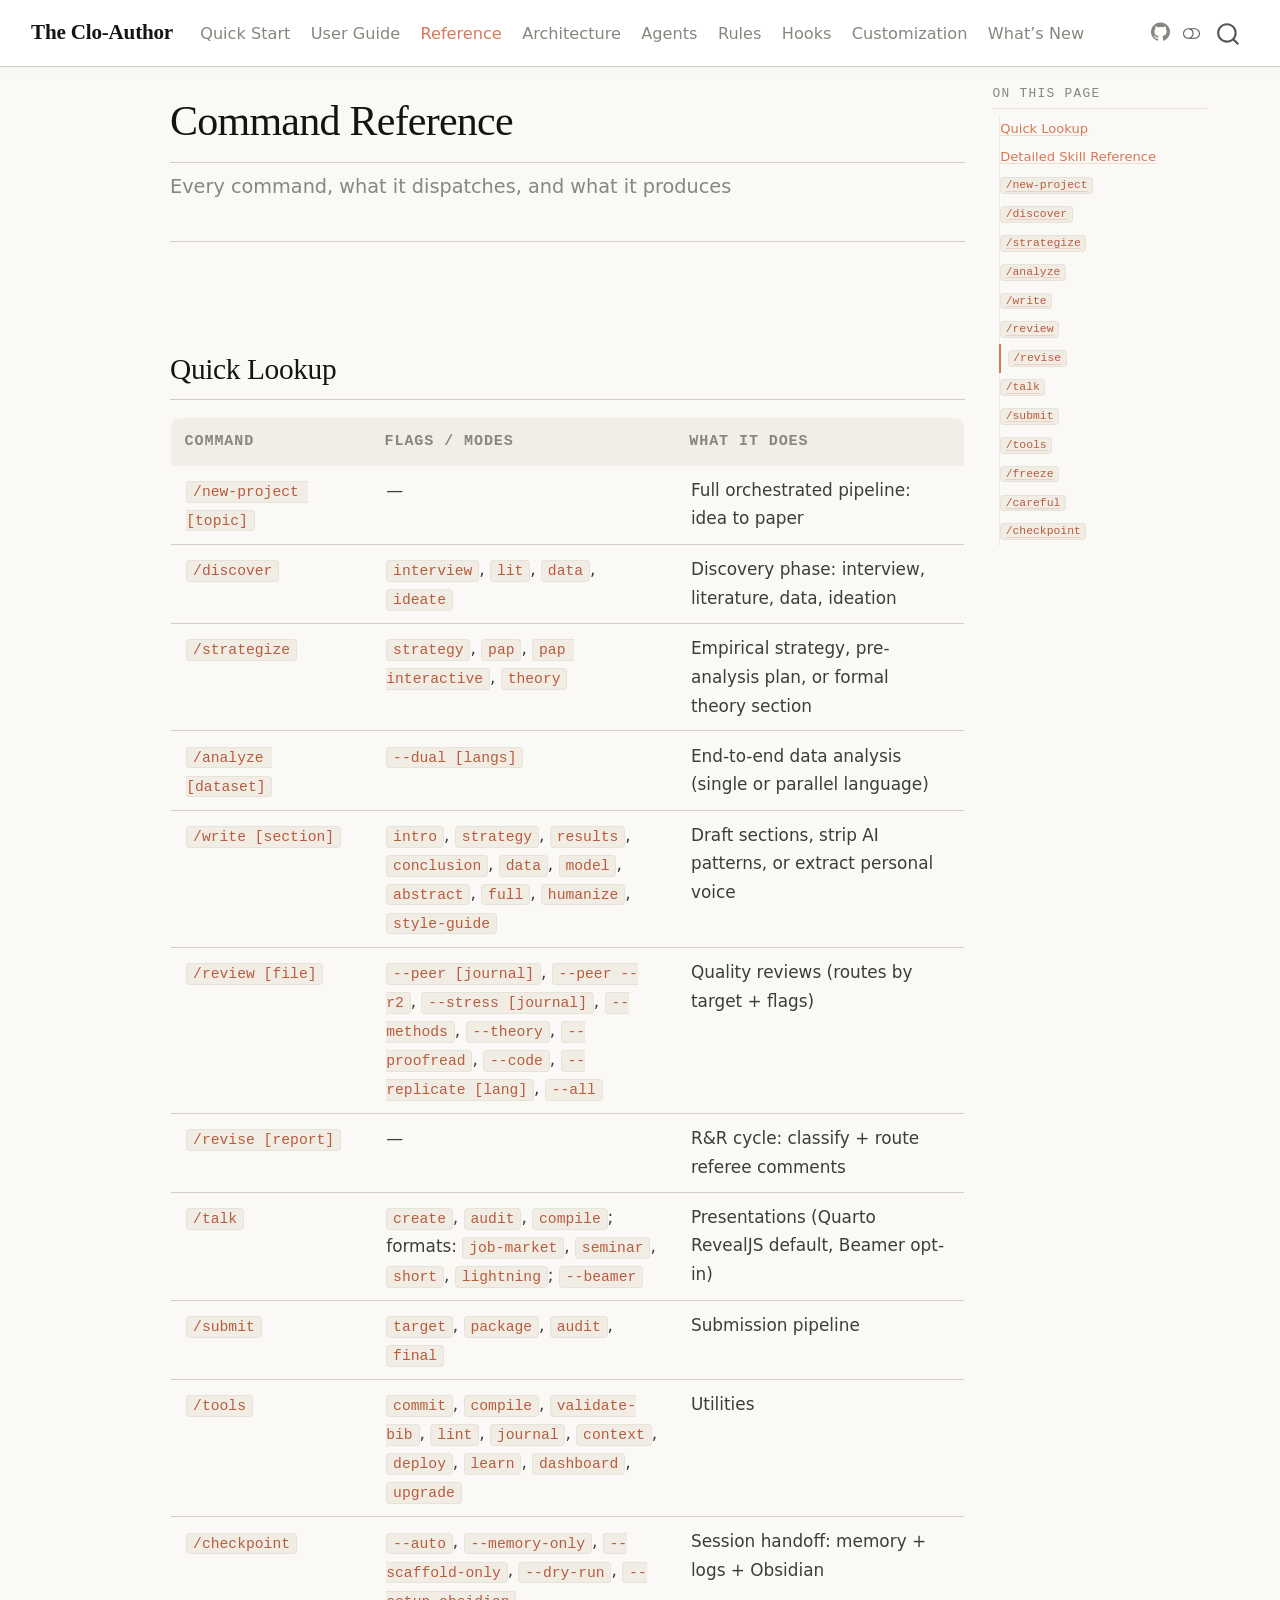
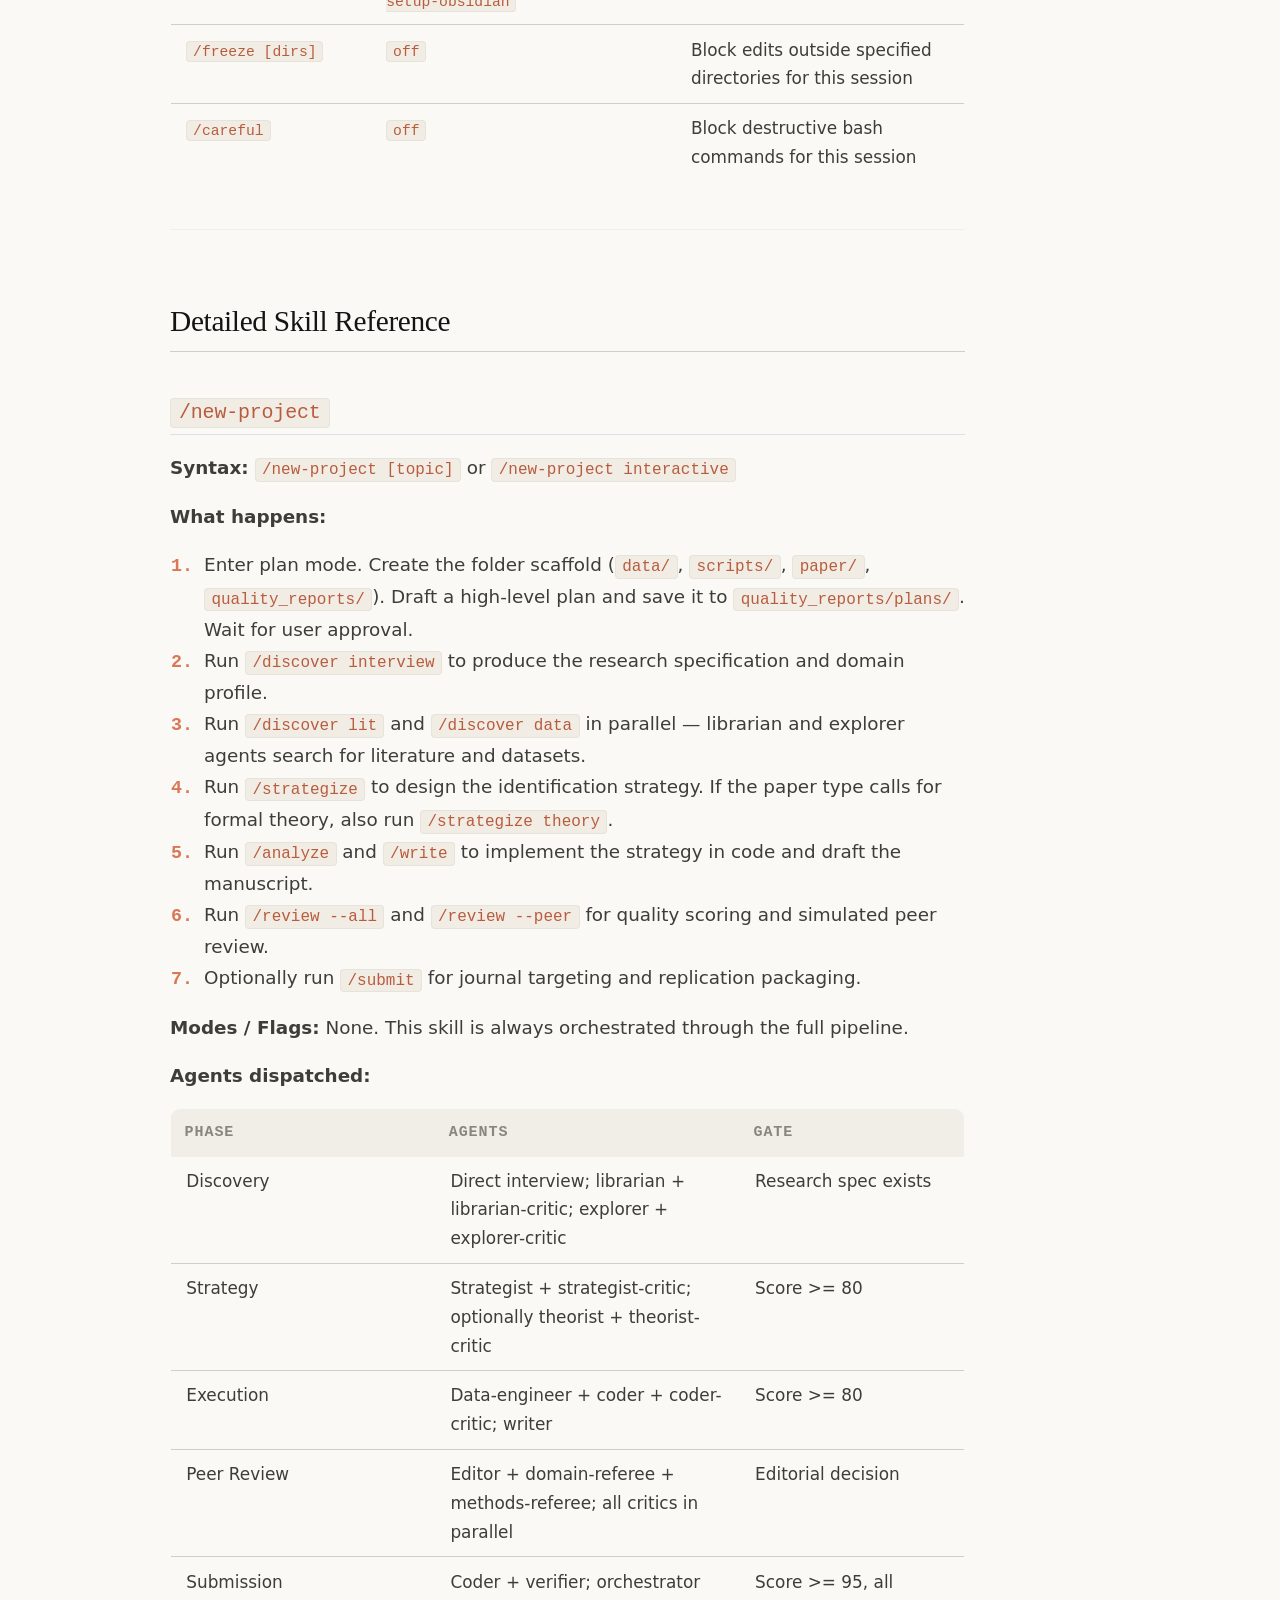
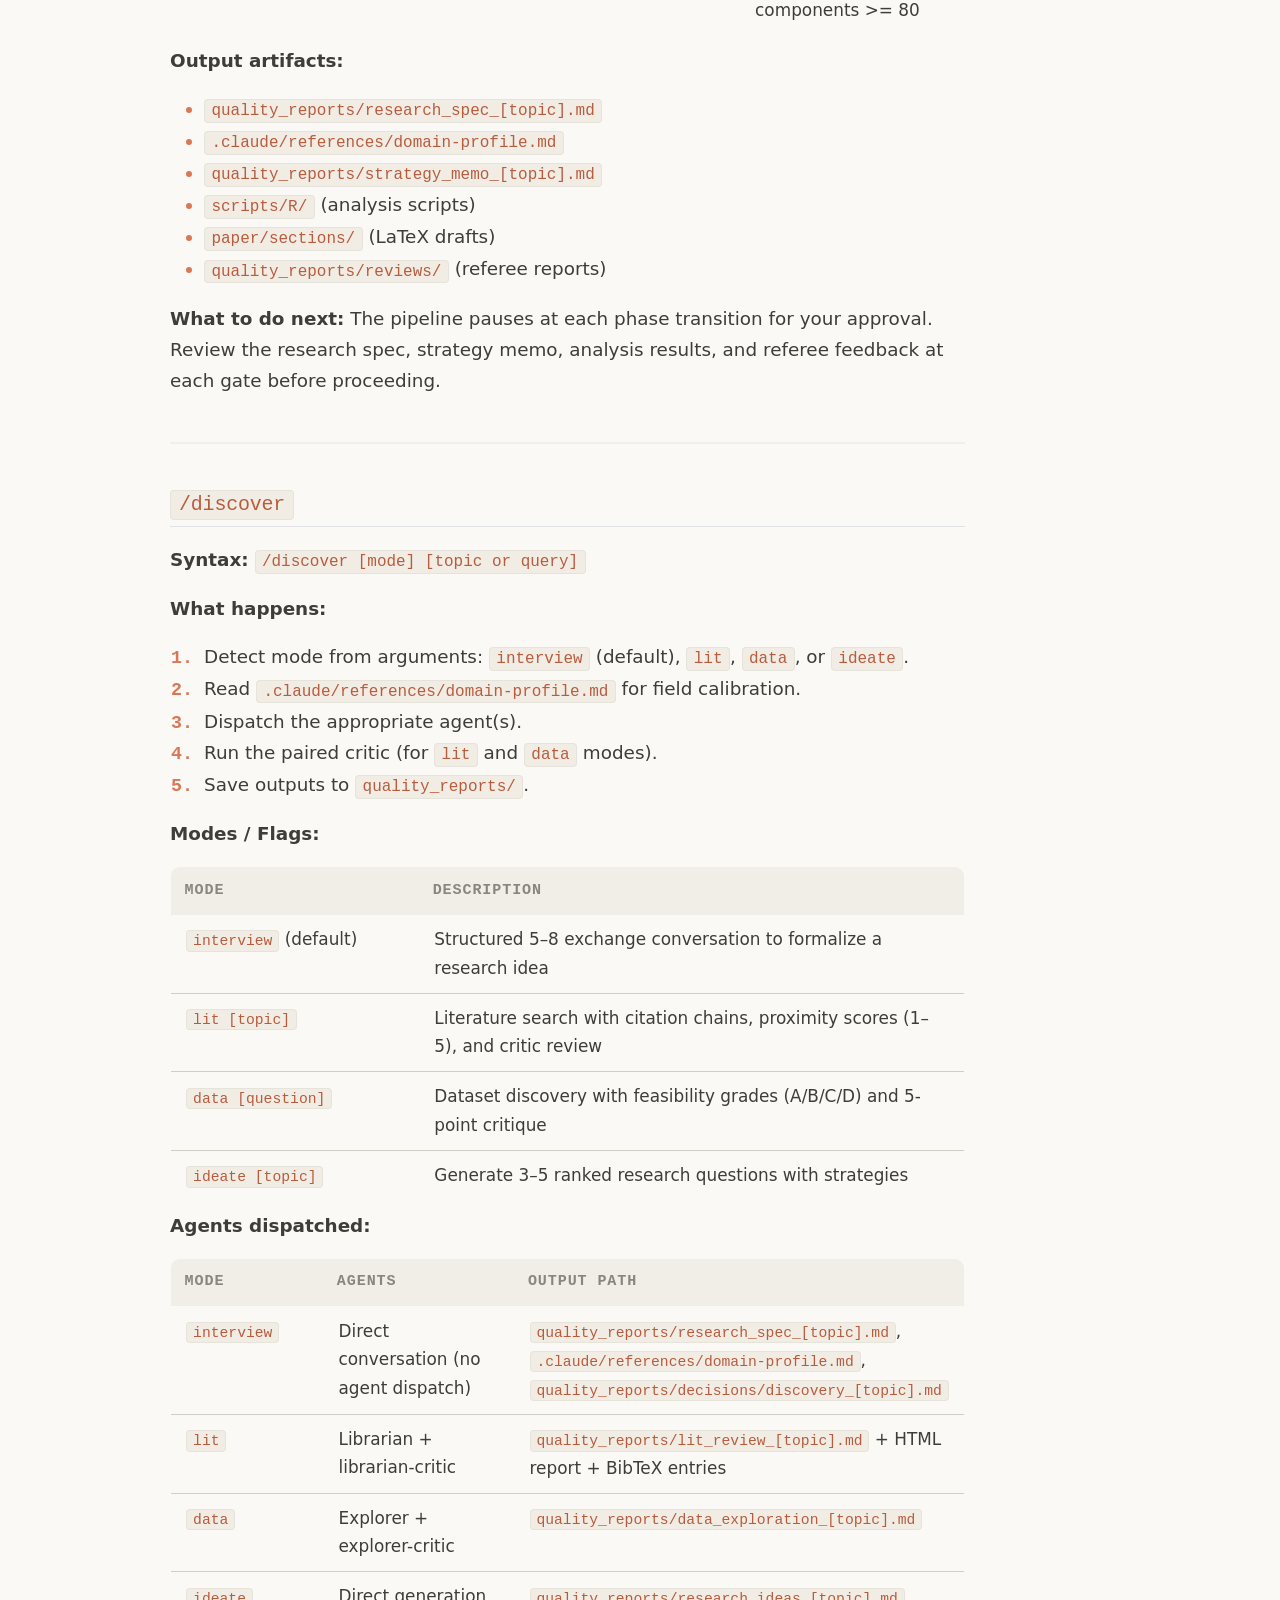
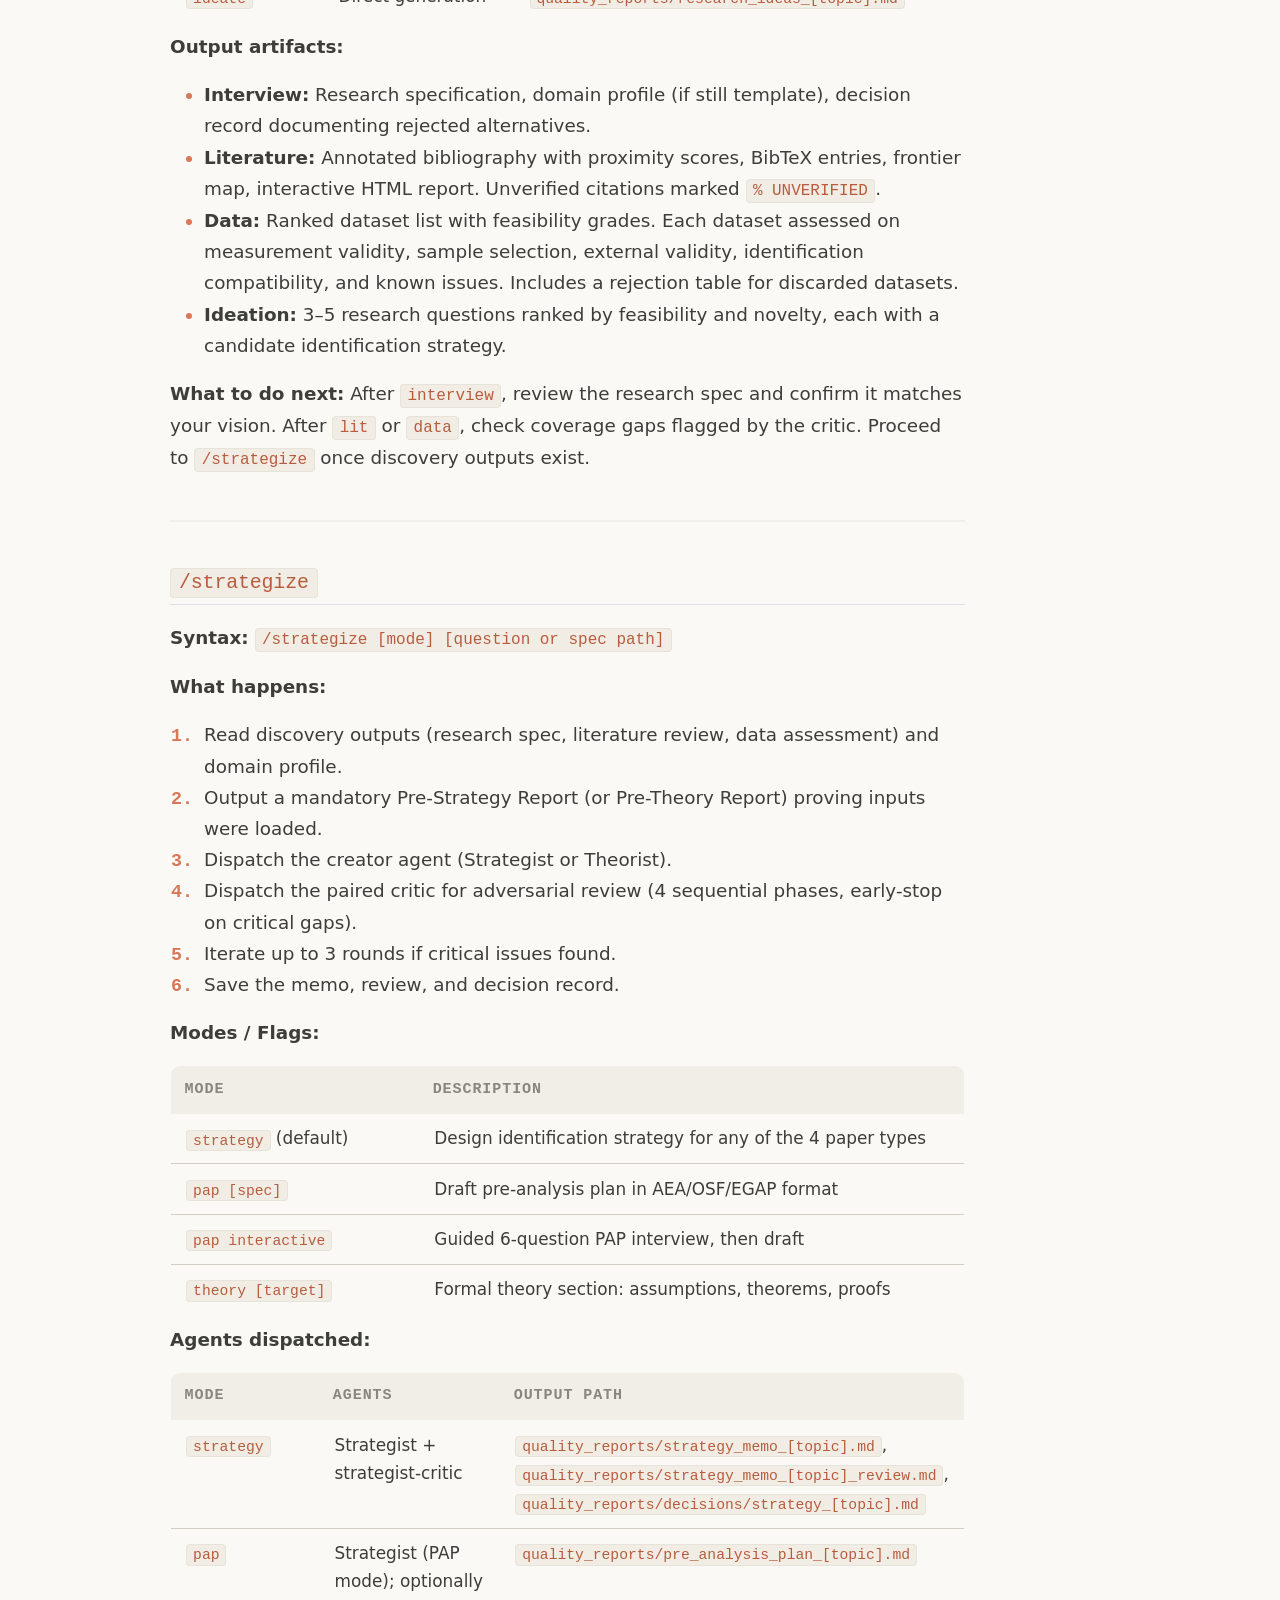
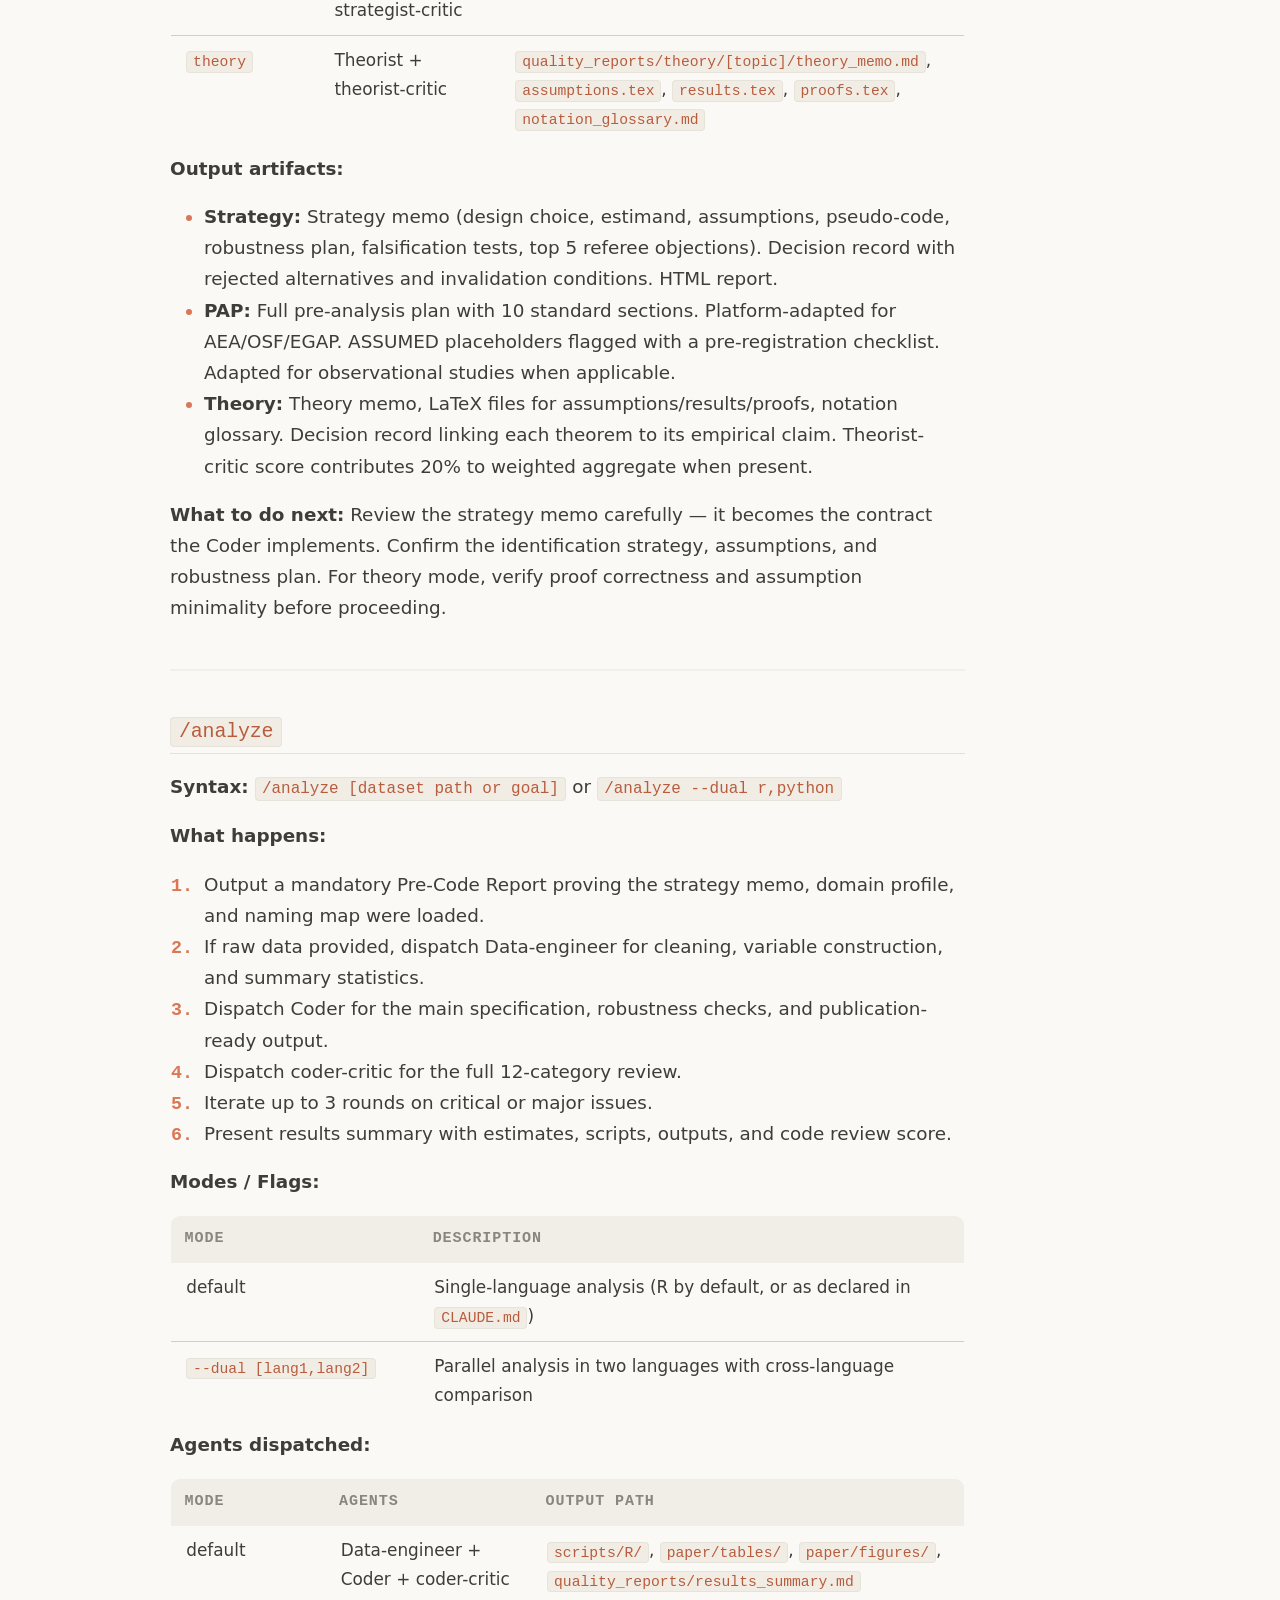
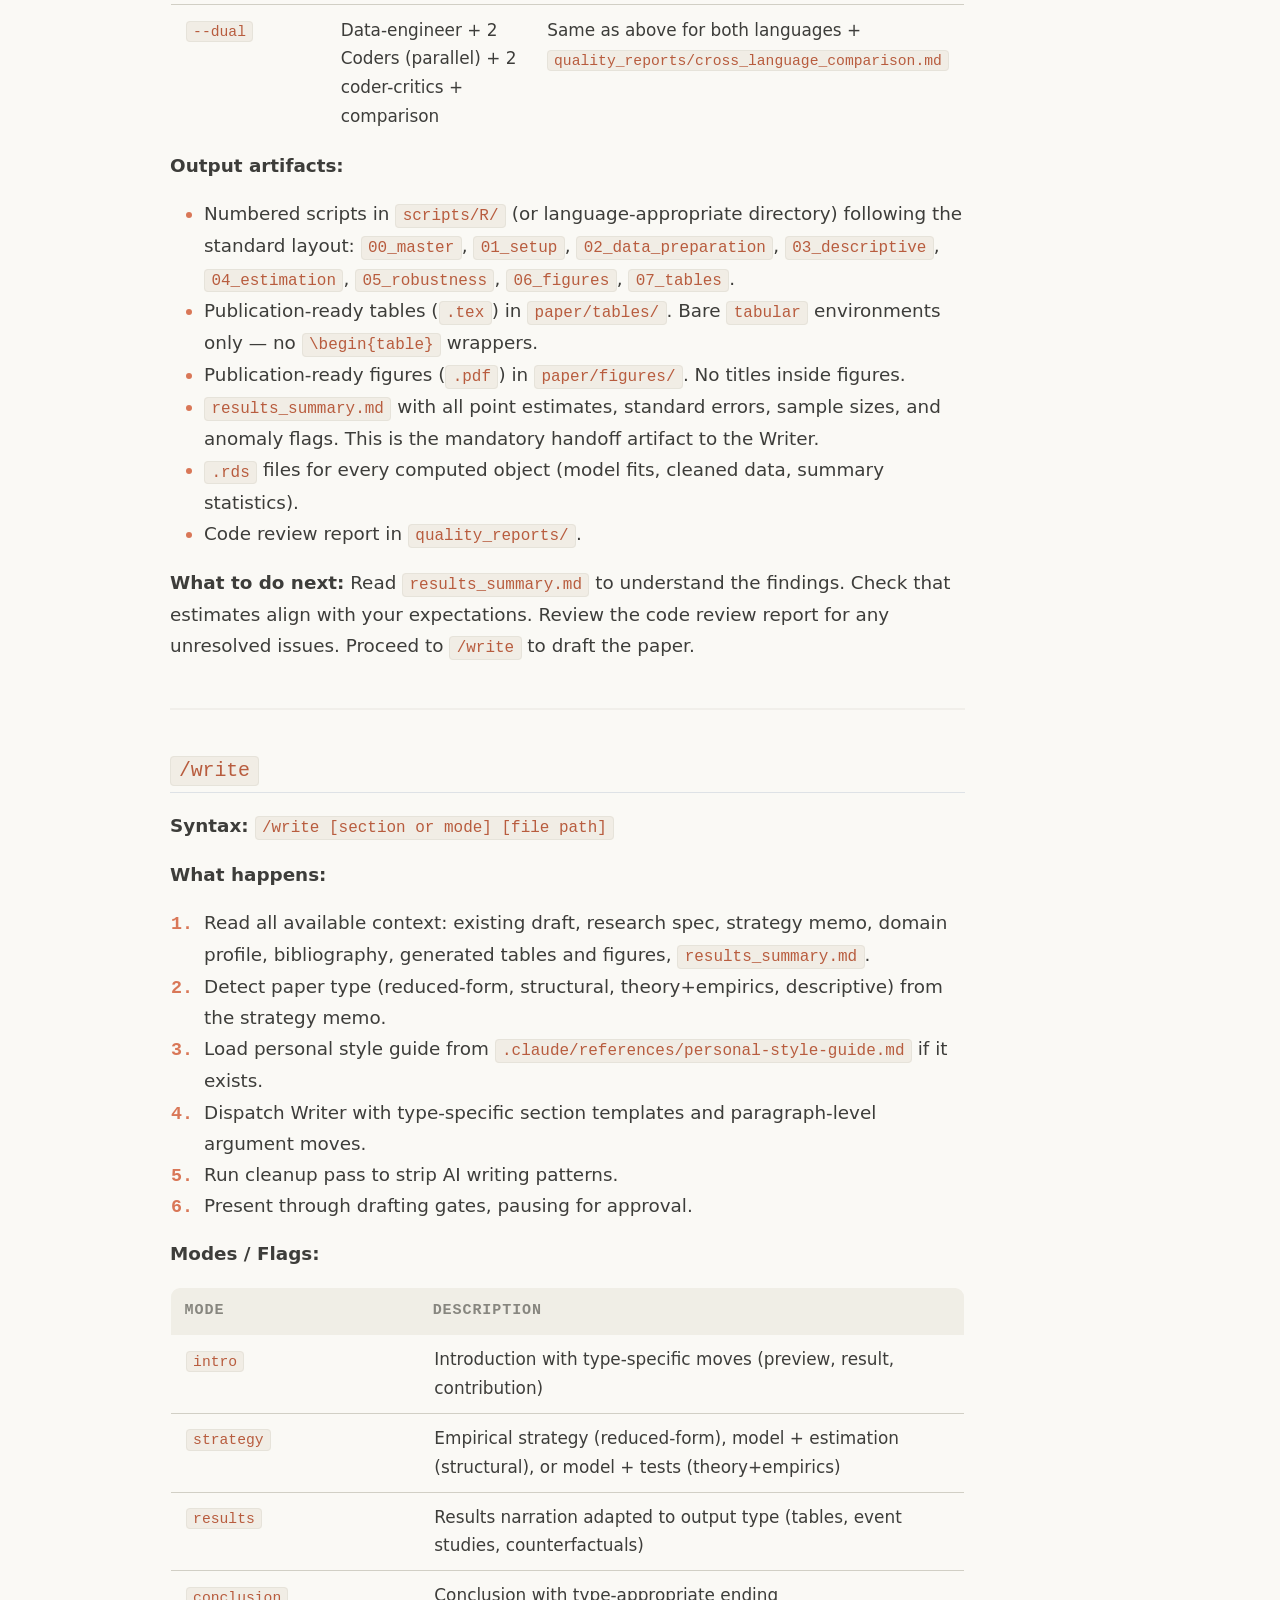
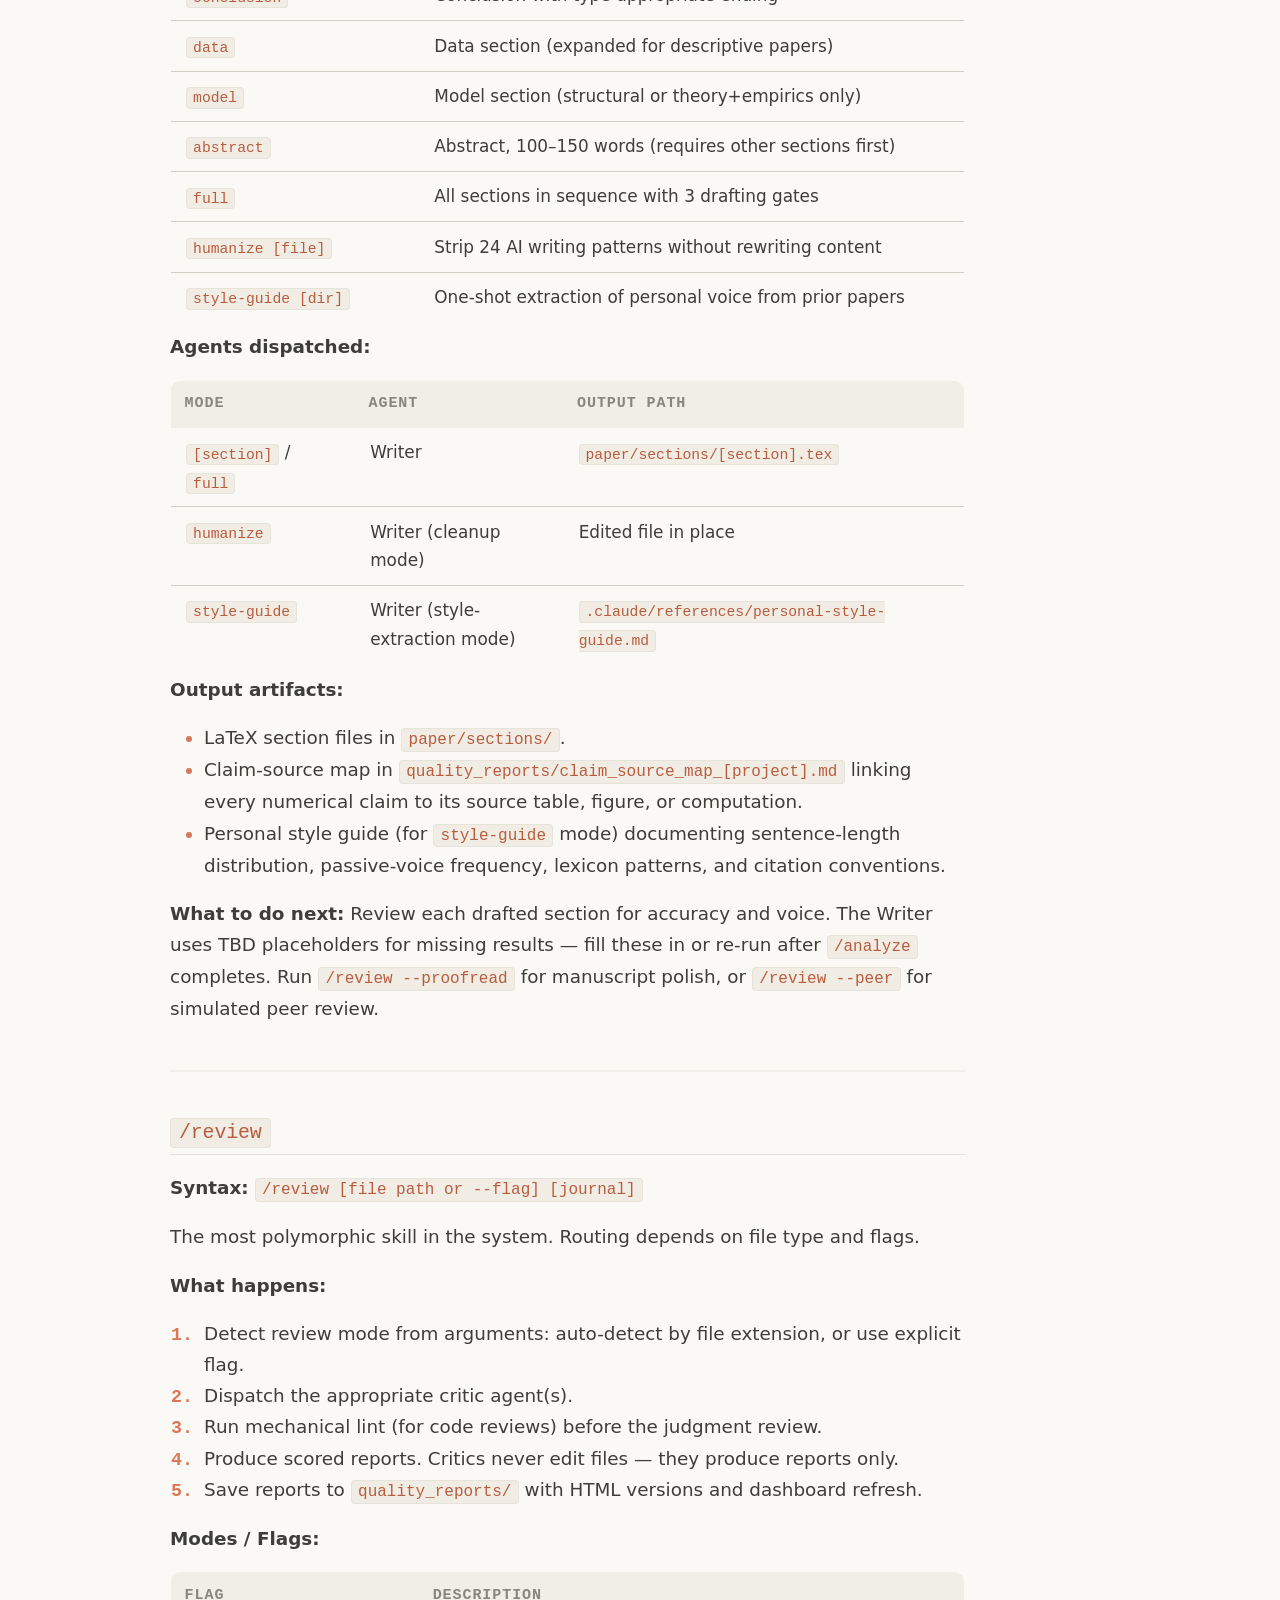
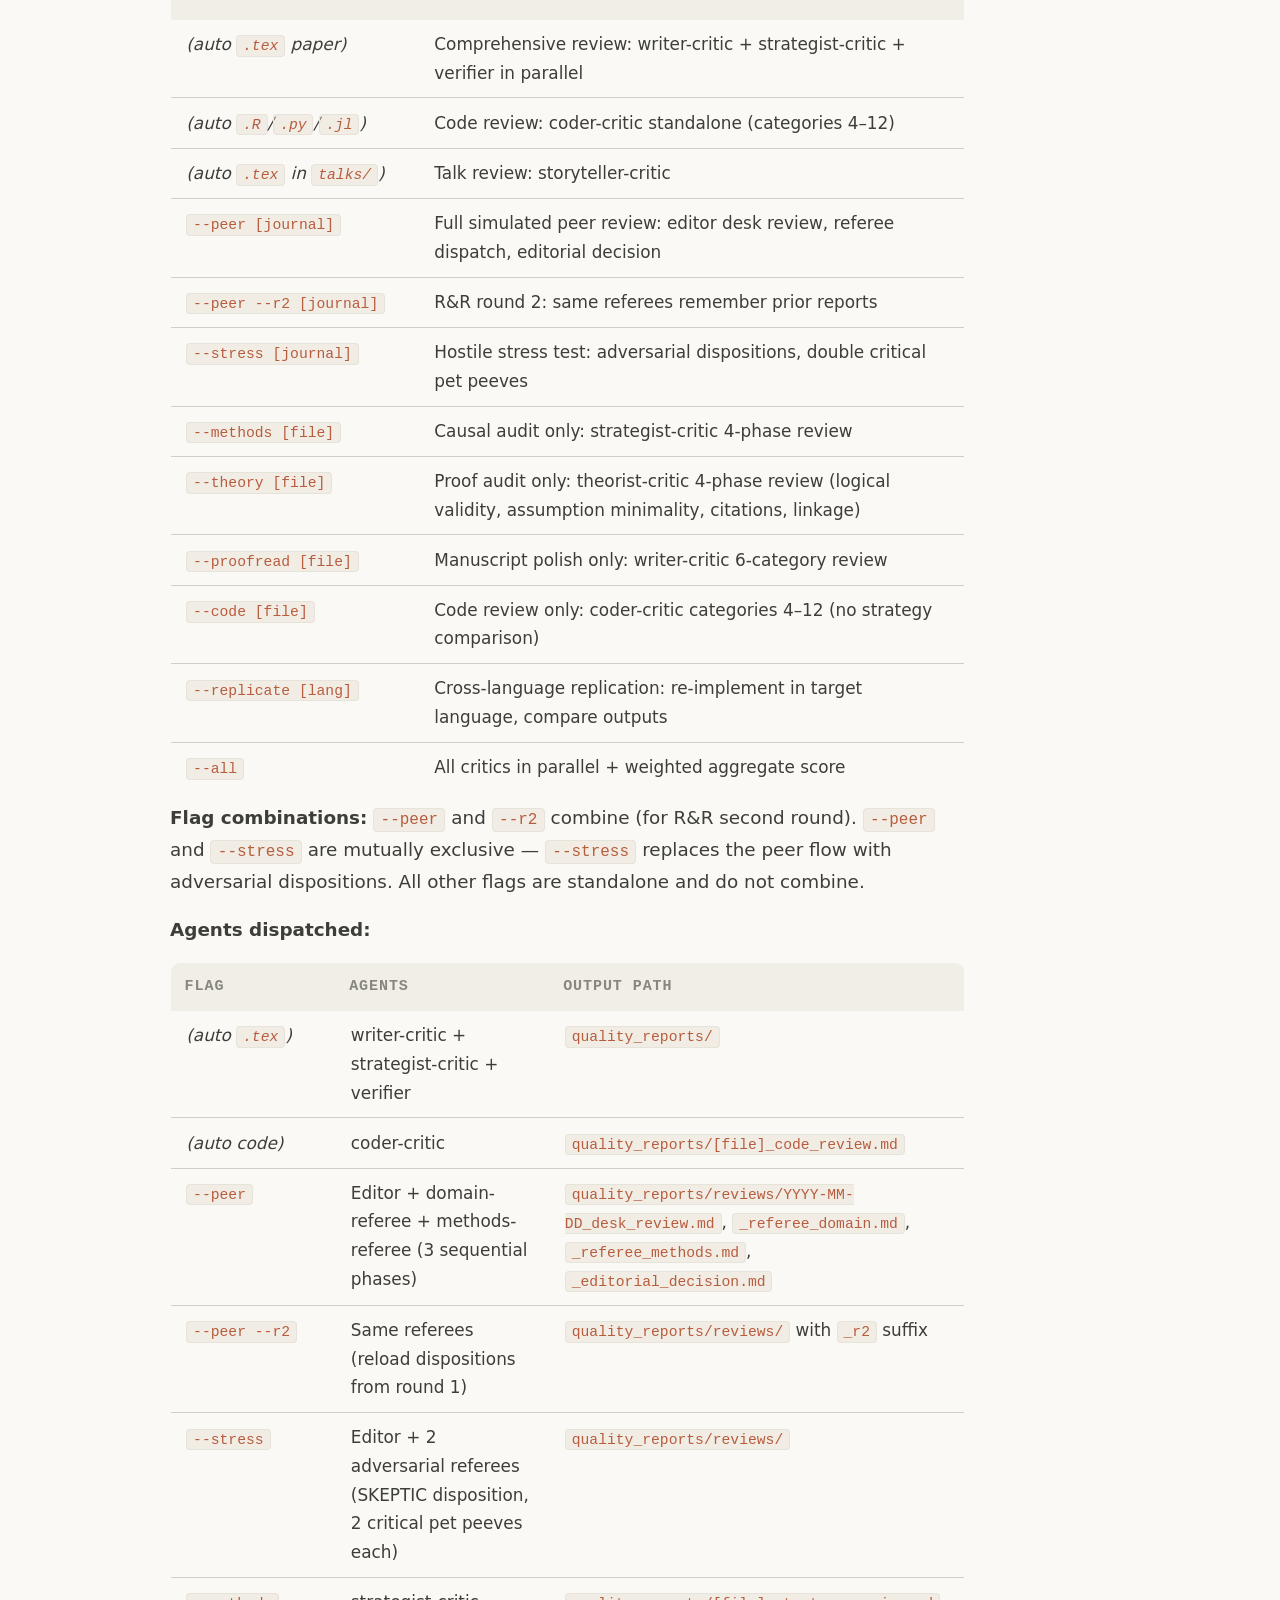
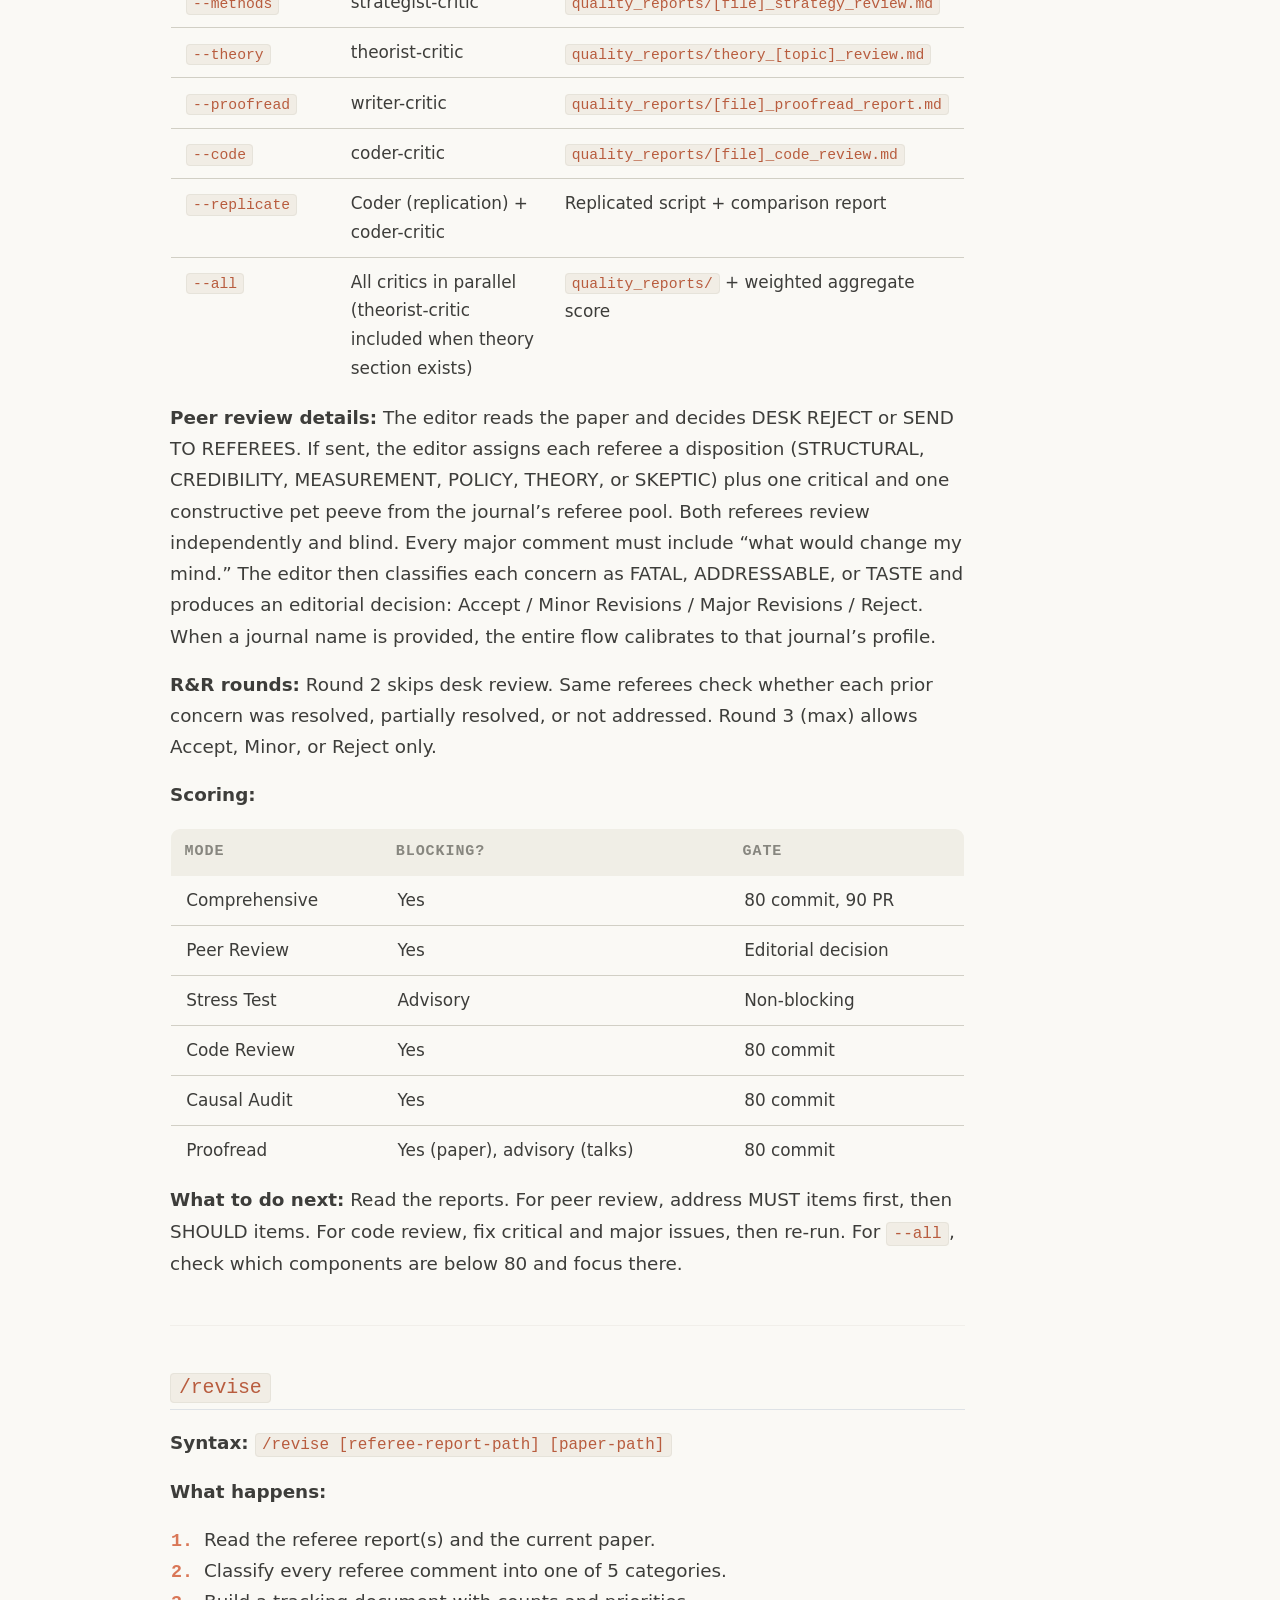
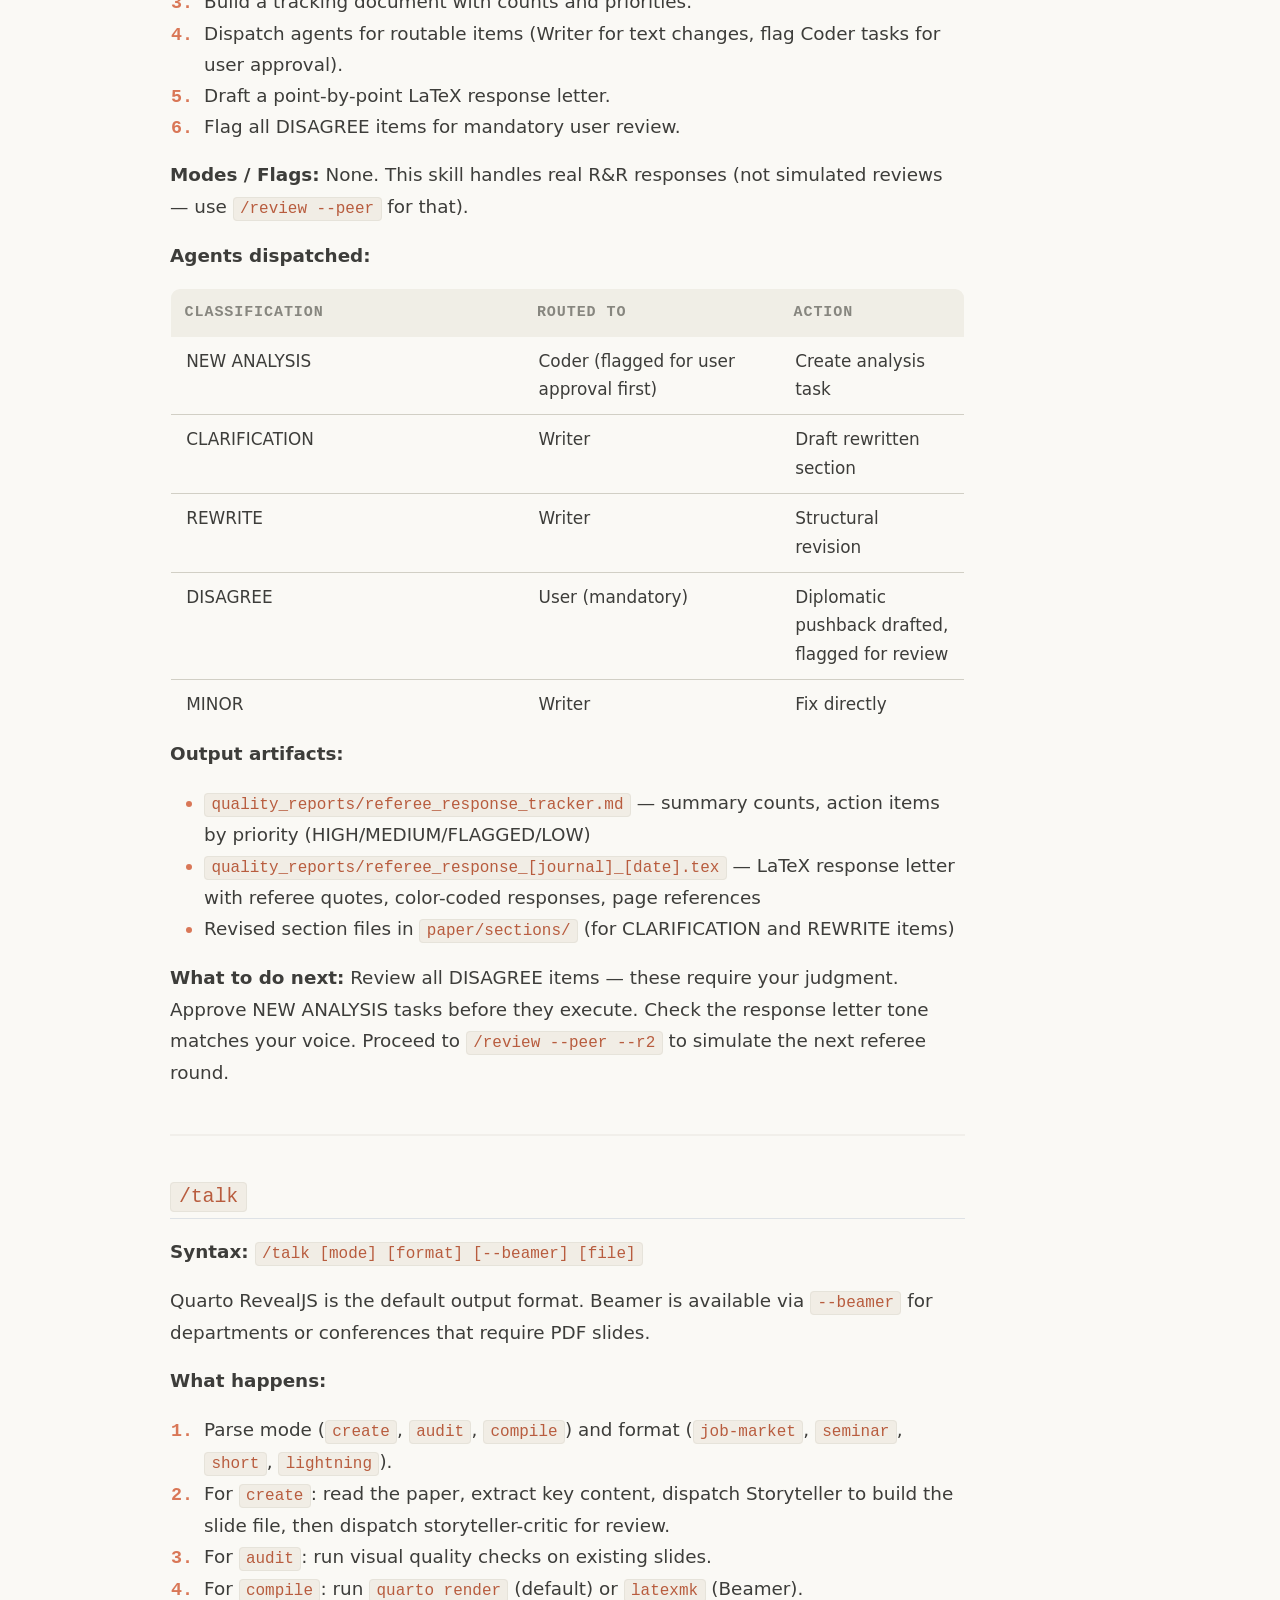
<file: docs/reference.html>
<!DOCTYPE html>
<html xmlns="http://www.w3.org/1999/xhtml" lang="en" xml:lang="en"><head>

<meta charset="utf-8">
<meta name="generator" content="quarto-1.8.27">

<meta name="viewport" content="width=device-width, initial-scale=1.0, user-scalable=yes">


<title>Command Reference – The Clo-Author</title>
<style>
code{white-space: pre-wrap;}
span.smallcaps{font-variant: small-caps;}
div.columns{display: flex; gap: min(4vw, 1.5em);}
div.column{flex: auto; overflow-x: auto;}
div.hanging-indent{margin-left: 1.5em; text-indent: -1.5em;}
ul.task-list{list-style: none;}
ul.task-list li input[type="checkbox"] {
  width: 0.8em;
  margin: 0 0.8em 0.2em -1em; /* quarto-specific, see https://github.com/quarto-dev/quarto-cli/issues/4556 */ 
  vertical-align: middle;
}
</style>


<script src="site_libs/quarto-nav/quarto-nav.js"></script>
<script src="site_libs/quarto-nav/headroom.min.js"></script>
<script src="site_libs/clipboard/clipboard.min.js"></script>
<script src="site_libs/quarto-search/autocomplete.umd.js"></script>
<script src="site_libs/quarto-search/fuse.min.js"></script>
<script src="site_libs/quarto-search/quarto-search.js"></script>
<meta name="quarto:offset" content="./">
<link href="./favicon.svg" rel="icon" type="image/svg+xml">
<script src="site_libs/quarto-html/quarto.js" type="module"></script>
<script src="site_libs/quarto-html/tabsets/tabsets.js" type="module"></script>
<script src="site_libs/quarto-html/axe/axe-check.js" type="module"></script>
<script src="site_libs/quarto-html/popper.min.js"></script>
<script src="site_libs/quarto-html/tippy.umd.min.js"></script>
<script src="site_libs/quarto-html/anchor.min.js"></script>
<link href="site_libs/quarto-html/tippy.css" rel="stylesheet">
<link href="site_libs/quarto-html/quarto-syntax-highlighting-bb133401eb1928132202f6efeefbc5fe.css" rel="stylesheet" class="quarto-color-scheme" id="quarto-text-highlighting-styles">
<link href="site_libs/quarto-html/quarto-syntax-highlighting-dark-fdd259eaf9296a602f9f2594b91304b4.css" rel="stylesheet" class="quarto-color-scheme quarto-color-alternate" id="quarto-text-highlighting-styles">
<link href="site_libs/quarto-html/quarto-syntax-highlighting-bb133401eb1928132202f6efeefbc5fe.css" rel="stylesheet" class="quarto-color-scheme-extra" id="quarto-text-highlighting-styles">
<script src="site_libs/bootstrap/bootstrap.min.js"></script>
<link href="site_libs/bootstrap/bootstrap-icons.css" rel="stylesheet">
<link href="site_libs/bootstrap/bootstrap-45f38feec4c6d3ad185969c2b5aa4b3b.min.css" rel="stylesheet" append-hash="true" class="quarto-color-scheme" id="quarto-bootstrap" data-mode="light">
<link href="site_libs/bootstrap/bootstrap-dark-b9862f91d0a1d344de8539a32e8a5ff2.min.css" rel="stylesheet" append-hash="true" class="quarto-color-scheme quarto-color-alternate" id="quarto-bootstrap" data-mode="dark">
<link href="site_libs/bootstrap/bootstrap-45f38feec4c6d3ad185969c2b5aa4b3b.min.css" rel="stylesheet" append-hash="true" class="quarto-color-scheme-extra" id="quarto-bootstrap" data-mode="light">
<script id="quarto-search-options" type="application/json">{
  "location": "navbar",
  "copy-button": false,
  "collapse-after": 3,
  "panel-placement": "end",
  "type": "overlay",
  "limit": 50,
  "keyboard-shortcut": [
    "f",
    "/",
    "s"
  ],
  "show-item-context": false,
  "language": {
    "search-no-results-text": "No results",
    "search-matching-documents-text": "matching documents",
    "search-copy-link-title": "Copy link to search",
    "search-hide-matches-text": "Hide additional matches",
    "search-more-match-text": "more match in this document",
    "search-more-matches-text": "more matches in this document",
    "search-clear-button-title": "Clear",
    "search-text-placeholder": "",
    "search-detached-cancel-button-title": "Cancel",
    "search-submit-button-title": "Submit",
    "search-label": "Search"
  }
}</script>
<style>html{ scroll-behavior: smooth; }</style>


</head>

<body class="nav-fixed quarto-light"><script id="quarto-html-before-body" type="application/javascript">
    const toggleBodyColorMode = (bsSheetEl) => {
      const mode = bsSheetEl.getAttribute("data-mode");
      const bodyEl = window.document.querySelector("body");
      if (mode === "dark") {
        bodyEl.classList.add("quarto-dark");
        bodyEl.classList.remove("quarto-light");
      } else {
        bodyEl.classList.add("quarto-light");
        bodyEl.classList.remove("quarto-dark");
      }
    }
    const toggleBodyColorPrimary = () => {
      const bsSheetEl = window.document.querySelector("link#quarto-bootstrap:not([rel=disabled-stylesheet])");
      if (bsSheetEl) {
        toggleBodyColorMode(bsSheetEl);
      }
    }
    const setColorSchemeToggle = (alternate) => {
      const toggles = window.document.querySelectorAll('.quarto-color-scheme-toggle');
      for (let i=0; i < toggles.length; i++) {
        const toggle = toggles[i];
        if (toggle) {
          if (alternate) {
            toggle.classList.add("alternate");
          } else {
            toggle.classList.remove("alternate");
          }
        }
      }
    };
    const toggleColorMode = (alternate) => {
      // Switch the stylesheets
      const primaryStylesheets = window.document.querySelectorAll('link.quarto-color-scheme:not(.quarto-color-alternate)');
      const alternateStylesheets = window.document.querySelectorAll('link.quarto-color-scheme.quarto-color-alternate');
      manageTransitions('#quarto-margin-sidebar .nav-link', false);
      if (alternate) {
        // note: dark is layered on light, we don't disable primary!
        enableStylesheet(alternateStylesheets);
        for (const sheetNode of alternateStylesheets) {
          if (sheetNode.id === "quarto-bootstrap") {
            toggleBodyColorMode(sheetNode);
          }
        }
      } else {
        disableStylesheet(alternateStylesheets);
        enableStylesheet(primaryStylesheets)
        toggleBodyColorPrimary();
      }
      manageTransitions('#quarto-margin-sidebar .nav-link', true);
      // Switch the toggles
      setColorSchemeToggle(alternate)
      // Hack to workaround the fact that safari doesn't
      // properly recolor the scrollbar when toggling (#1455)
      if (navigator.userAgent.indexOf('Safari') > 0 && navigator.userAgent.indexOf('Chrome') == -1) {
        manageTransitions("body", false);
        window.scrollTo(0, 1);
        setTimeout(() => {
          window.scrollTo(0, 0);
          manageTransitions("body", true);
        }, 40);
      }
    }
    const disableStylesheet = (stylesheets) => {
      for (let i=0; i < stylesheets.length; i++) {
        const stylesheet = stylesheets[i];
        stylesheet.rel = 'disabled-stylesheet';
      }
    }
    const enableStylesheet = (stylesheets) => {
      for (let i=0; i < stylesheets.length; i++) {
        const stylesheet = stylesheets[i];
        if(stylesheet.rel !== 'stylesheet') { // for Chrome, which will still FOUC without this check
          stylesheet.rel = 'stylesheet';
        }
      }
    }
    const manageTransitions = (selector, allowTransitions) => {
      const els = window.document.querySelectorAll(selector);
      for (let i=0; i < els.length; i++) {
        const el = els[i];
        if (allowTransitions) {
          el.classList.remove('notransition');
        } else {
          el.classList.add('notransition');
        }
      }
    }
    const isFileUrl = () => {
      return window.location.protocol === 'file:';
    }
    const hasAlternateSentinel = () => {
      let styleSentinel = getColorSchemeSentinel();
      if (styleSentinel !== null) {
        return styleSentinel === "alternate";
      } else {
        return false;
      }
    }
    const setStyleSentinel = (alternate) => {
      const value = alternate ? "alternate" : "default";
      if (!isFileUrl()) {
        window.localStorage.setItem("quarto-color-scheme", value);
      } else {
        localAlternateSentinel = value;
      }
    }
    const getColorSchemeSentinel = () => {
      if (!isFileUrl()) {
        const storageValue = window.localStorage.getItem("quarto-color-scheme");
        return storageValue != null ? storageValue : localAlternateSentinel;
      } else {
        return localAlternateSentinel;
      }
    }
    const toggleGiscusIfUsed = (isAlternate, darkModeDefault) => {
      const baseTheme = document.querySelector('#giscus-base-theme')?.value ?? 'light';
      const alternateTheme = document.querySelector('#giscus-alt-theme')?.value ?? 'dark';
      let newTheme = '';
      if(authorPrefersDark) {
        newTheme = isAlternate ? baseTheme : alternateTheme;
      } else {
        newTheme = isAlternate ? alternateTheme : baseTheme;
      }
      const changeGiscusTheme = () => {
        // From: https://github.com/giscus/giscus/issues/336
        const sendMessage = (message) => {
          const iframe = document.querySelector('iframe.giscus-frame');
          if (!iframe) return;
          iframe.contentWindow.postMessage({ giscus: message }, 'https://giscus.app');
        }
        sendMessage({
          setConfig: {
            theme: newTheme
          }
        });
      }
      const isGiscussLoaded = window.document.querySelector('iframe.giscus-frame') !== null;
      if (isGiscussLoaded) {
        changeGiscusTheme();
      }
    };
    const authorPrefersDark = false;
    const darkModeDefault = authorPrefersDark;
      document.querySelector('link#quarto-text-highlighting-styles.quarto-color-scheme-extra').rel = 'disabled-stylesheet';
      document.querySelector('link#quarto-bootstrap.quarto-color-scheme-extra').rel = 'disabled-stylesheet';
    let localAlternateSentinel = darkModeDefault ? 'alternate' : 'default';
    // Dark / light mode switch
    window.quartoToggleColorScheme = () => {
      // Read the current dark / light value
      let toAlternate = !hasAlternateSentinel();
      toggleColorMode(toAlternate);
      setStyleSentinel(toAlternate);
      toggleGiscusIfUsed(toAlternate, darkModeDefault);
      window.dispatchEvent(new Event('resize'));
    };
    // Switch to dark mode if need be
    if (hasAlternateSentinel()) {
      toggleColorMode(true);
    } else {
      toggleColorMode(false);
    }
  </script>

<div id="quarto-search-results"></div>
  <header id="quarto-header" class="headroom fixed-top">
    <nav class="navbar navbar-expand-lg " data-bs-theme="dark">
      <div class="navbar-container container-fluid">
      <div class="navbar-brand-container mx-auto">
    <a class="navbar-brand" href="./index.html">
    <span class="navbar-title">The Clo-Author</span>
    </a>
  </div>
            <div id="quarto-search" class="" title="Search"></div>
          <button class="navbar-toggler" type="button" data-bs-toggle="collapse" data-bs-target="#navbarCollapse" aria-controls="navbarCollapse" role="menu" aria-expanded="false" aria-label="Toggle navigation" onclick="if (window.quartoToggleHeadroom) { window.quartoToggleHeadroom(); }">
  <span class="navbar-toggler-icon"></span>
</button>
          <div class="collapse navbar-collapse" id="navbarCollapse">
            <ul class="navbar-nav navbar-nav-scroll me-auto">
  <li class="nav-item">
    <a class="nav-link" href="./index.html"> 
<span class="menu-text">Quick Start</span></a>
  </li>  
  <li class="nav-item">
    <a class="nav-link" href="./user-guide.html"> 
<span class="menu-text">User Guide</span></a>
  </li>  
  <li class="nav-item">
    <a class="nav-link active" href="./reference.html" aria-current="page"> 
<span class="menu-text">Reference</span></a>
  </li>  
  <li class="nav-item">
    <a class="nav-link" href="./architecture.html"> 
<span class="menu-text">Architecture</span></a>
  </li>  
  <li class="nav-item">
    <a class="nav-link" href="./agents.html"> 
<span class="menu-text">Agents</span></a>
  </li>  
  <li class="nav-item">
    <a class="nav-link" href="./rules.html"> 
<span class="menu-text">Rules</span></a>
  </li>  
  <li class="nav-item">
    <a class="nav-link" href="./hooks.html"> 
<span class="menu-text">Hooks</span></a>
  </li>  
  <li class="nav-item">
    <a class="nav-link" href="./customization.html"> 
<span class="menu-text">Customization</span></a>
  </li>  
  <li class="nav-item">
    <a class="nav-link" href="./changelog.html"> 
<span class="menu-text">What’s New</span></a>
  </li>  
</ul>
            <ul class="navbar-nav navbar-nav-scroll ms-auto">
  <li class="nav-item compact">
    <a class="nav-link" href="https://github.com/hugosantanna/clo-author"> <i class="bi bi-github" role="img">
</i> 
<span class="menu-text"></span></a>
  </li>  
</ul>
          </div> <!-- /navcollapse -->
            <div class="quarto-navbar-tools">
  <a href="" class="quarto-color-scheme-toggle quarto-navigation-tool  px-1" onclick="window.quartoToggleColorScheme(); return false;" title="Toggle dark mode"><i class="bi"></i></a>
</div>
      </div> <!-- /container-fluid -->
    </nav>
</header>
<!-- content -->
<div id="quarto-content" class="quarto-container page-columns page-rows-contents page-layout-article page-navbar">
<!-- sidebar -->
<!-- margin-sidebar -->
    <div id="quarto-margin-sidebar" class="sidebar margin-sidebar">
        <nav id="TOC" role="doc-toc" class="toc-active">
    <h2 id="toc-title">On this page</h2>
   
  <ul>
  <li><a href="#quick-lookup" id="toc-quick-lookup" class="nav-link active" data-scroll-target="#quick-lookup">Quick Lookup</a></li>
  <li><a href="#detailed-skill-reference" id="toc-detailed-skill-reference" class="nav-link" data-scroll-target="#detailed-skill-reference">Detailed Skill Reference</a>
  <ul class="collapse">
  <li><a href="#new-project" id="toc-new-project" class="nav-link" data-scroll-target="#new-project"><code>/new-project</code></a></li>
  <li><a href="#discover" id="toc-discover" class="nav-link" data-scroll-target="#discover"><code>/discover</code></a></li>
  <li><a href="#strategize" id="toc-strategize" class="nav-link" data-scroll-target="#strategize"><code>/strategize</code></a></li>
  <li><a href="#analyze" id="toc-analyze" class="nav-link" data-scroll-target="#analyze"><code>/analyze</code></a></li>
  <li><a href="#write" id="toc-write" class="nav-link" data-scroll-target="#write"><code>/write</code></a></li>
  <li><a href="#review" id="toc-review" class="nav-link" data-scroll-target="#review"><code>/review</code></a></li>
  <li><a href="#revise" id="toc-revise" class="nav-link" data-scroll-target="#revise"><code>/revise</code></a></li>
  <li><a href="#talk" id="toc-talk" class="nav-link" data-scroll-target="#talk"><code>/talk</code></a></li>
  <li><a href="#submit" id="toc-submit" class="nav-link" data-scroll-target="#submit"><code>/submit</code></a></li>
  <li><a href="#tools" id="toc-tools" class="nav-link" data-scroll-target="#tools"><code>/tools</code></a></li>
  <li><a href="#freeze" id="toc-freeze" class="nav-link" data-scroll-target="#freeze"><code>/freeze</code></a></li>
  <li><a href="#careful" id="toc-careful" class="nav-link" data-scroll-target="#careful"><code>/careful</code></a></li>
  <li><a href="#checkpoint" id="toc-checkpoint" class="nav-link" data-scroll-target="#checkpoint"><code>/checkpoint</code></a></li>
  </ul></li>
  </ul>
</nav>
    </div>
<!-- main -->
<main class="content" id="quarto-document-content">


<header id="title-block-header" class="quarto-title-block default">
<div class="quarto-title">
<h1 class="title">Command Reference</h1>
<p class="subtitle lead">Every command, what it dispatches, and what it produces</p>
</div>



<div class="quarto-title-meta">

    
  
    
  </div>
  


</header>


<section id="quick-lookup" class="level1">
<h1>Quick Lookup</h1>
<table class="caption-top table">
<colgroup>
<col style="width: 25%">
<col style="width: 38%">
<col style="width: 36%">
</colgroup>
<thead>
<tr class="header">
<th>Command</th>
<th>Flags / Modes</th>
<th>What It Does</th>
</tr>
</thead>
<tbody>
<tr class="odd">
<td><code>/new-project [topic]</code></td>
<td>—</td>
<td>Full orchestrated pipeline: idea to paper</td>
</tr>
<tr class="even">
<td><code>/discover</code></td>
<td><code>interview</code>, <code>lit</code>, <code>data</code>, <code>ideate</code></td>
<td>Discovery phase: interview, literature, data, ideation</td>
</tr>
<tr class="odd">
<td><code>/strategize</code></td>
<td><code>strategy</code>, <code>pap</code>, <code>pap interactive</code>, <code>theory</code></td>
<td>Empirical strategy, pre-analysis plan, or formal theory section</td>
</tr>
<tr class="even">
<td><code>/analyze [dataset]</code></td>
<td><code>--dual [langs]</code></td>
<td>End-to-end data analysis (single or parallel language)</td>
</tr>
<tr class="odd">
<td><code>/write [section]</code></td>
<td><code>intro</code>, <code>strategy</code>, <code>results</code>, <code>conclusion</code>, <code>data</code>, <code>model</code>, <code>abstract</code>, <code>full</code>, <code>humanize</code>, <code>style-guide</code></td>
<td>Draft sections, strip AI patterns, or extract personal voice</td>
</tr>
<tr class="even">
<td><code>/review [file]</code></td>
<td><code>--peer [journal]</code>, <code>--peer --r2</code>, <code>--stress [journal]</code>, <code>--methods</code>, <code>--theory</code>, <code>--proofread</code>, <code>--code</code>, <code>--replicate [lang]</code>, <code>--all</code></td>
<td>Quality reviews (routes by target + flags)</td>
</tr>
<tr class="odd">
<td><code>/revise [report]</code></td>
<td>—</td>
<td>R&amp;R cycle: classify + route referee comments</td>
</tr>
<tr class="even">
<td><code>/talk</code></td>
<td><code>create</code>, <code>audit</code>, <code>compile</code>; formats: <code>job-market</code>, <code>seminar</code>, <code>short</code>, <code>lightning</code>; <code>--beamer</code></td>
<td>Presentations (Quarto RevealJS default, Beamer opt-in)</td>
</tr>
<tr class="odd">
<td><code>/submit</code></td>
<td><code>target</code>, <code>package</code>, <code>audit</code>, <code>final</code></td>
<td>Submission pipeline</td>
</tr>
<tr class="even">
<td><code>/tools</code></td>
<td><code>commit</code>, <code>compile</code>, <code>validate-bib</code>, <code>lint</code>, <code>journal</code>, <code>context</code>, <code>deploy</code>, <code>learn</code>, <code>dashboard</code>, <code>upgrade</code></td>
<td>Utilities</td>
</tr>
<tr class="odd">
<td><code>/checkpoint</code></td>
<td><code>--auto</code>, <code>--memory-only</code>, <code>--scaffold-only</code>, <code>--dry-run</code>, <code>--setup-obsidian</code></td>
<td>Session handoff: memory + logs + Obsidian</td>
</tr>
<tr class="even">
<td><code>/freeze [dirs]</code></td>
<td><code>off</code></td>
<td>Block edits outside specified directories for this session</td>
</tr>
<tr class="odd">
<td><code>/careful</code></td>
<td><code>off</code></td>
<td>Block destructive bash commands for this session</td>
</tr>
</tbody>
</table>
<hr>
</section>
<section id="detailed-skill-reference" class="level1">
<h1>Detailed Skill Reference</h1>
<section id="new-project" class="level2">
<h2 class="anchored" data-anchor-id="new-project"><code>/new-project</code></h2>
<p><strong>Syntax:</strong> <code>/new-project [topic]</code> or <code>/new-project interactive</code></p>
<p><strong>What happens:</strong></p>
<ol type="1">
<li>Enter plan mode. Create the folder scaffold (<code>data/</code>, <code>scripts/</code>, <code>paper/</code>, <code>quality_reports/</code>). Draft a high-level plan and save it to <code>quality_reports/plans/</code>. Wait for user approval.</li>
<li>Run <code>/discover interview</code> to produce the research specification and domain profile.</li>
<li>Run <code>/discover lit</code> and <code>/discover data</code> in parallel — librarian and explorer agents search for literature and datasets.</li>
<li>Run <code>/strategize</code> to design the identification strategy. If the paper type calls for formal theory, also run <code>/strategize theory</code>.</li>
<li>Run <code>/analyze</code> and <code>/write</code> to implement the strategy in code and draft the manuscript.</li>
<li>Run <code>/review --all</code> and <code>/review --peer</code> for quality scoring and simulated peer review.</li>
<li>Optionally run <code>/submit</code> for journal targeting and replication packaging.</li>
</ol>
<p><strong>Modes / Flags:</strong> None. This skill is always orchestrated through the full pipeline.</p>
<p><strong>Agents dispatched:</strong></p>
<table class="caption-top table">
<colgroup>
<col style="width: 33%">
<col style="width: 38%">
<col style="width: 28%">
</colgroup>
<thead>
<tr class="header">
<th>Phase</th>
<th>Agents</th>
<th>Gate</th>
</tr>
</thead>
<tbody>
<tr class="odd">
<td>Discovery</td>
<td>Direct interview; librarian + librarian-critic; explorer + explorer-critic</td>
<td>Research spec exists</td>
</tr>
<tr class="even">
<td>Strategy</td>
<td>Strategist + strategist-critic; optionally theorist + theorist-critic</td>
<td>Score &gt;= 80</td>
</tr>
<tr class="odd">
<td>Execution</td>
<td>Data-engineer + coder + coder-critic; writer</td>
<td>Score &gt;= 80</td>
</tr>
<tr class="even">
<td>Peer Review</td>
<td>Editor + domain-referee + methods-referee; all critics in parallel</td>
<td>Editorial decision</td>
</tr>
<tr class="odd">
<td>Submission</td>
<td>Coder + verifier; orchestrator</td>
<td>Score &gt;= 95, all components &gt;= 80</td>
</tr>
</tbody>
</table>
<p><strong>Output artifacts:</strong></p>
<ul>
<li><code>quality_reports/research_spec_[topic].md</code></li>
<li><code>.claude/references/domain-profile.md</code></li>
<li><code>quality_reports/strategy_memo_[topic].md</code></li>
<li><code>scripts/R/</code> (analysis scripts)</li>
<li><code>paper/sections/</code> (LaTeX drafts)</li>
<li><code>quality_reports/reviews/</code> (referee reports)</li>
</ul>
<p><strong>What to do next:</strong> The pipeline pauses at each phase transition for your approval. Review the research spec, strategy memo, analysis results, and referee feedback at each gate before proceeding.</p>
<hr>
</section>
<section id="discover" class="level2">
<h2 class="anchored" data-anchor-id="discover"><code>/discover</code></h2>
<p><strong>Syntax:</strong> <code>/discover [mode] [topic or query]</code></p>
<p><strong>What happens:</strong></p>
<ol type="1">
<li>Detect mode from arguments: <code>interview</code> (default), <code>lit</code>, <code>data</code>, or <code>ideate</code>.</li>
<li>Read <code>.claude/references/domain-profile.md</code> for field calibration.</li>
<li>Dispatch the appropriate agent(s).</li>
<li>Run the paired critic (for <code>lit</code> and <code>data</code> modes).</li>
<li>Save outputs to <code>quality_reports/</code>.</li>
</ol>
<p><strong>Modes / Flags:</strong></p>
<table class="caption-top table">
<colgroup>
<col style="width: 31%">
<col style="width: 68%">
</colgroup>
<thead>
<tr class="header">
<th>Mode</th>
<th>Description</th>
</tr>
</thead>
<tbody>
<tr class="odd">
<td><code>interview</code> (default)</td>
<td>Structured 5–8 exchange conversation to formalize a research idea</td>
</tr>
<tr class="even">
<td><code>lit [topic]</code></td>
<td>Literature search with citation chains, proximity scores (1–5), and critic review</td>
</tr>
<tr class="odd">
<td><code>data [question]</code></td>
<td>Dataset discovery with feasibility grades (A/B/C/D) and 5-point critique</td>
</tr>
<tr class="even">
<td><code>ideate [topic]</code></td>
<td>Generate 3–5 ranked research questions with strategies</td>
</tr>
</tbody>
</table>
<p><strong>Agents dispatched:</strong></p>
<table class="caption-top table">
<colgroup>
<col style="width: 22%">
<col style="width: 29%">
<col style="width: 48%">
</colgroup>
<thead>
<tr class="header">
<th>Mode</th>
<th>Agents</th>
<th>Output Path</th>
</tr>
</thead>
<tbody>
<tr class="odd">
<td><code>interview</code></td>
<td>Direct conversation (no agent dispatch)</td>
<td><code>quality_reports/research_spec_[topic].md</code>, <code>.claude/references/domain-profile.md</code>, <code>quality_reports/decisions/discovery_[topic].md</code></td>
</tr>
<tr class="even">
<td><code>lit</code></td>
<td>Librarian + librarian-critic</td>
<td><code>quality_reports/lit_review_[topic].md</code> + HTML report + BibTeX entries</td>
</tr>
<tr class="odd">
<td><code>data</code></td>
<td>Explorer + explorer-critic</td>
<td><code>quality_reports/data_exploration_[topic].md</code></td>
</tr>
<tr class="even">
<td><code>ideate</code></td>
<td>Direct generation</td>
<td><code>quality_reports/research_ideas_[topic].md</code></td>
</tr>
</tbody>
</table>
<p><strong>Output artifacts:</strong></p>
<ul>
<li><strong>Interview:</strong> Research specification, domain profile (if still template), decision record documenting rejected alternatives.</li>
<li><strong>Literature:</strong> Annotated bibliography with proximity scores, BibTeX entries, frontier map, interactive HTML report. Unverified citations marked <code>% UNVERIFIED</code>.</li>
<li><strong>Data:</strong> Ranked dataset list with feasibility grades. Each dataset assessed on measurement validity, sample selection, external validity, identification compatibility, and known issues. Includes a rejection table for discarded datasets.</li>
<li><strong>Ideation:</strong> 3–5 research questions ranked by feasibility and novelty, each with a candidate identification strategy.</li>
</ul>
<p><strong>What to do next:</strong> After <code>interview</code>, review the research spec and confirm it matches your vision. After <code>lit</code> or <code>data</code>, check coverage gaps flagged by the critic. Proceed to <code>/strategize</code> once discovery outputs exist.</p>
<hr>
</section>
<section id="strategize" class="level2">
<h2 class="anchored" data-anchor-id="strategize"><code>/strategize</code></h2>
<p><strong>Syntax:</strong> <code>/strategize [mode] [question or spec path]</code></p>
<p><strong>What happens:</strong></p>
<ol type="1">
<li>Read discovery outputs (research spec, literature review, data assessment) and domain profile.</li>
<li>Output a mandatory Pre-Strategy Report (or Pre-Theory Report) proving inputs were loaded.</li>
<li>Dispatch the creator agent (Strategist or Theorist).</li>
<li>Dispatch the paired critic for adversarial review (4 sequential phases, early-stop on critical gaps).</li>
<li>Iterate up to 3 rounds if critical issues found.</li>
<li>Save the memo, review, and decision record.</li>
</ol>
<p><strong>Modes / Flags:</strong></p>
<table class="caption-top table">
<colgroup>
<col style="width: 31%">
<col style="width: 68%">
</colgroup>
<thead>
<tr class="header">
<th>Mode</th>
<th>Description</th>
</tr>
</thead>
<tbody>
<tr class="odd">
<td><code>strategy</code> (default)</td>
<td>Design identification strategy for any of the 4 paper types</td>
</tr>
<tr class="even">
<td><code>pap [spec]</code></td>
<td>Draft pre-analysis plan in AEA/OSF/EGAP format</td>
</tr>
<tr class="odd">
<td><code>pap interactive</code></td>
<td>Guided 6-question PAP interview, then draft</td>
</tr>
<tr class="even">
<td><code>theory [target]</code></td>
<td>Formal theory section: assumptions, theorems, proofs</td>
</tr>
</tbody>
</table>
<p><strong>Agents dispatched:</strong></p>
<table class="caption-top table">
<colgroup>
<col style="width: 22%">
<col style="width: 29%">
<col style="width: 48%">
</colgroup>
<thead>
<tr class="header">
<th>Mode</th>
<th>Agents</th>
<th>Output Path</th>
</tr>
</thead>
<tbody>
<tr class="odd">
<td><code>strategy</code></td>
<td>Strategist + strategist-critic</td>
<td><code>quality_reports/strategy_memo_[topic].md</code>, <code>quality_reports/strategy_memo_[topic]_review.md</code>, <code>quality_reports/decisions/strategy_[topic].md</code></td>
</tr>
<tr class="even">
<td><code>pap</code></td>
<td>Strategist (PAP mode); optionally strategist-critic</td>
<td><code>quality_reports/pre_analysis_plan_[topic].md</code></td>
</tr>
<tr class="odd">
<td><code>theory</code></td>
<td>Theorist + theorist-critic</td>
<td><code>quality_reports/theory/[topic]/theory_memo.md</code>, <code>assumptions.tex</code>, <code>results.tex</code>, <code>proofs.tex</code>, <code>notation_glossary.md</code></td>
</tr>
</tbody>
</table>
<p><strong>Output artifacts:</strong></p>
<ul>
<li><strong>Strategy:</strong> Strategy memo (design choice, estimand, assumptions, pseudo-code, robustness plan, falsification tests, top 5 referee objections). Decision record with rejected alternatives and invalidation conditions. HTML report.</li>
<li><strong>PAP:</strong> Full pre-analysis plan with 10 standard sections. Platform-adapted for AEA/OSF/EGAP. ASSUMED placeholders flagged with a pre-registration checklist. Adapted for observational studies when applicable.</li>
<li><strong>Theory:</strong> Theory memo, LaTeX files for assumptions/results/proofs, notation glossary. Decision record linking each theorem to its empirical claim. Theorist-critic score contributes 20% to weighted aggregate when present.</li>
</ul>
<p><strong>What to do next:</strong> Review the strategy memo carefully — it becomes the contract the Coder implements. Confirm the identification strategy, assumptions, and robustness plan. For theory mode, verify proof correctness and assumption minimality before proceeding.</p>
<hr>
</section>
<section id="analyze" class="level2">
<h2 class="anchored" data-anchor-id="analyze"><code>/analyze</code></h2>
<p><strong>Syntax:</strong> <code>/analyze [dataset path or goal]</code> or <code>/analyze --dual r,python</code></p>
<p><strong>What happens:</strong></p>
<ol type="1">
<li>Output a mandatory Pre-Code Report proving the strategy memo, domain profile, and naming map were loaded.</li>
<li>If raw data provided, dispatch Data-engineer for cleaning, variable construction, and summary statistics.</li>
<li>Dispatch Coder for the main specification, robustness checks, and publication-ready output.</li>
<li>Dispatch coder-critic for the full 12-category review.</li>
<li>Iterate up to 3 rounds on critical or major issues.</li>
<li>Present results summary with estimates, scripts, outputs, and code review score.</li>
</ol>
<p><strong>Modes / Flags:</strong></p>
<table class="caption-top table">
<colgroup>
<col style="width: 31%">
<col style="width: 68%">
</colgroup>
<thead>
<tr class="header">
<th>Mode</th>
<th>Description</th>
</tr>
</thead>
<tbody>
<tr class="odd">
<td>default</td>
<td>Single-language analysis (R by default, or as declared in <code>CLAUDE.md</code>)</td>
</tr>
<tr class="even">
<td><code>--dual [lang1,lang2]</code></td>
<td>Parallel analysis in two languages with cross-language comparison</td>
</tr>
</tbody>
</table>
<p><strong>Agents dispatched:</strong></p>
<table class="caption-top table">
<colgroup>
<col style="width: 22%">
<col style="width: 29%">
<col style="width: 48%">
</colgroup>
<thead>
<tr class="header">
<th>Mode</th>
<th>Agents</th>
<th>Output Path</th>
</tr>
</thead>
<tbody>
<tr class="odd">
<td>default</td>
<td>Data-engineer + Coder + coder-critic</td>
<td><code>scripts/R/</code>, <code>paper/tables/</code>, <code>paper/figures/</code>, <code>quality_reports/results_summary.md</code></td>
</tr>
<tr class="even">
<td><code>--dual</code></td>
<td>Data-engineer + 2 Coders (parallel) + 2 coder-critics + comparison</td>
<td>Same as above for both languages + <code>quality_reports/cross_language_comparison.md</code></td>
</tr>
</tbody>
</table>
<p><strong>Output artifacts:</strong></p>
<ul>
<li>Numbered scripts in <code>scripts/R/</code> (or language-appropriate directory) following the standard layout: <code>00_master</code>, <code>01_setup</code>, <code>02_data_preparation</code>, <code>03_descriptive</code>, <code>04_estimation</code>, <code>05_robustness</code>, <code>06_figures</code>, <code>07_tables</code>.</li>
<li>Publication-ready tables (<code>.tex</code>) in <code>paper/tables/</code>. Bare <code>tabular</code> environments only — no <code>\begin{table}</code> wrappers.</li>
<li>Publication-ready figures (<code>.pdf</code>) in <code>paper/figures/</code>. No titles inside figures.</li>
<li><code>results_summary.md</code> with all point estimates, standard errors, sample sizes, and anomaly flags. This is the mandatory handoff artifact to the Writer.</li>
<li><code>.rds</code> files for every computed object (model fits, cleaned data, summary statistics).</li>
<li>Code review report in <code>quality_reports/</code>.</li>
</ul>
<p><strong>What to do next:</strong> Read <code>results_summary.md</code> to understand the findings. Check that estimates align with your expectations. Review the code review report for any unresolved issues. Proceed to <code>/write</code> to draft the paper.</p>
<hr>
</section>
<section id="write" class="level2">
<h2 class="anchored" data-anchor-id="write"><code>/write</code></h2>
<p><strong>Syntax:</strong> <code>/write [section or mode] [file path]</code></p>
<p><strong>What happens:</strong></p>
<ol type="1">
<li>Read all available context: existing draft, research spec, strategy memo, domain profile, bibliography, generated tables and figures, <code>results_summary.md</code>.</li>
<li>Detect paper type (reduced-form, structural, theory+empirics, descriptive) from the strategy memo.</li>
<li>Load personal style guide from <code>.claude/references/personal-style-guide.md</code> if it exists.</li>
<li>Dispatch Writer with type-specific section templates and paragraph-level argument moves.</li>
<li>Run cleanup pass to strip AI writing patterns.</li>
<li>Present through drafting gates, pausing for approval.</li>
</ol>
<p><strong>Modes / Flags:</strong></p>
<table class="caption-top table">
<colgroup>
<col style="width: 31%">
<col style="width: 68%">
</colgroup>
<thead>
<tr class="header">
<th>Mode</th>
<th>Description</th>
</tr>
</thead>
<tbody>
<tr class="odd">
<td><code>intro</code></td>
<td>Introduction with type-specific moves (preview, result, contribution)</td>
</tr>
<tr class="even">
<td><code>strategy</code></td>
<td>Empirical strategy (reduced-form), model + estimation (structural), or model + tests (theory+empirics)</td>
</tr>
<tr class="odd">
<td><code>results</code></td>
<td>Results narration adapted to output type (tables, event studies, counterfactuals)</td>
</tr>
<tr class="even">
<td><code>conclusion</code></td>
<td>Conclusion with type-appropriate ending</td>
</tr>
<tr class="odd">
<td><code>data</code></td>
<td>Data section (expanded for descriptive papers)</td>
</tr>
<tr class="even">
<td><code>model</code></td>
<td>Model section (structural or theory+empirics only)</td>
</tr>
<tr class="odd">
<td><code>abstract</code></td>
<td>Abstract, 100–150 words (requires other sections first)</td>
</tr>
<tr class="even">
<td><code>full</code></td>
<td>All sections in sequence with 3 drafting gates</td>
</tr>
<tr class="odd">
<td><code>humanize [file]</code></td>
<td>Strip 24 AI writing patterns without rewriting content</td>
</tr>
<tr class="even">
<td><code>style-guide [dir]</code></td>
<td>One-shot extraction of personal voice from prior papers</td>
</tr>
</tbody>
</table>
<p><strong>Agents dispatched:</strong></p>
<table class="caption-top table">
<colgroup>
<col style="width: 23%">
<col style="width: 26%">
<col style="width: 50%">
</colgroup>
<thead>
<tr class="header">
<th>Mode</th>
<th>Agent</th>
<th>Output Path</th>
</tr>
</thead>
<tbody>
<tr class="odd">
<td><code>[section]</code> / <code>full</code></td>
<td>Writer</td>
<td><code>paper/sections/[section].tex</code></td>
</tr>
<tr class="even">
<td><code>humanize</code></td>
<td>Writer (cleanup mode)</td>
<td>Edited file in place</td>
</tr>
<tr class="odd">
<td><code>style-guide</code></td>
<td>Writer (style-extraction mode)</td>
<td><code>.claude/references/personal-style-guide.md</code></td>
</tr>
</tbody>
</table>
<p><strong>Output artifacts:</strong></p>
<ul>
<li>LaTeX section files in <code>paper/sections/</code>.</li>
<li>Claim-source map in <code>quality_reports/claim_source_map_[project].md</code> linking every numerical claim to its source table, figure, or computation.</li>
<li>Personal style guide (for <code>style-guide</code> mode) documenting sentence-length distribution, passive-voice frequency, lexicon patterns, and citation conventions.</li>
</ul>
<p><strong>What to do next:</strong> Review each drafted section for accuracy and voice. The Writer uses TBD placeholders for missing results — fill these in or re-run after <code>/analyze</code> completes. Run <code>/review --proofread</code> for manuscript polish, or <code>/review --peer</code> for simulated peer review.</p>
<hr>
</section>
<section id="review" class="level2">
<h2 class="anchored" data-anchor-id="review"><code>/review</code></h2>
<p><strong>Syntax:</strong> <code>/review [file path or --flag] [journal]</code></p>
<p>The most polymorphic skill in the system. Routing depends on file type and flags.</p>
<p><strong>What happens:</strong></p>
<ol type="1">
<li>Detect review mode from arguments: auto-detect by file extension, or use explicit flag.</li>
<li>Dispatch the appropriate critic agent(s).</li>
<li>Run mechanical lint (for code reviews) before the judgment review.</li>
<li>Produce scored reports. Critics never edit files — they produce reports only.</li>
<li>Save reports to <code>quality_reports/</code> with HTML versions and dashboard refresh.</li>
</ol>
<p><strong>Modes / Flags:</strong></p>
<table class="caption-top table">
<colgroup>
<col style="width: 31%">
<col style="width: 68%">
</colgroup>
<thead>
<tr class="header">
<th>Flag</th>
<th>Description</th>
</tr>
</thead>
<tbody>
<tr class="odd">
<td><em>(auto <code>.tex</code> paper)</em></td>
<td>Comprehensive review: writer-critic + strategist-critic + verifier in parallel</td>
</tr>
<tr class="even">
<td><em>(auto <code>.R</code>/<code>.py</code>/<code>.jl</code>)</em></td>
<td>Code review: coder-critic standalone (categories 4–12)</td>
</tr>
<tr class="odd">
<td><em>(auto <code>.tex</code> in <code>talks/</code>)</em></td>
<td>Talk review: storyteller-critic</td>
</tr>
<tr class="even">
<td><code>--peer [journal]</code></td>
<td>Full simulated peer review: editor desk review, referee dispatch, editorial decision</td>
</tr>
<tr class="odd">
<td><code>--peer --r2 [journal]</code></td>
<td>R&amp;R round 2: same referees remember prior reports</td>
</tr>
<tr class="even">
<td><code>--stress [journal]</code></td>
<td>Hostile stress test: adversarial dispositions, double critical pet peeves</td>
</tr>
<tr class="odd">
<td><code>--methods [file]</code></td>
<td>Causal audit only: strategist-critic 4-phase review</td>
</tr>
<tr class="even">
<td><code>--theory [file]</code></td>
<td>Proof audit only: theorist-critic 4-phase review (logical validity, assumption minimality, citations, linkage)</td>
</tr>
<tr class="odd">
<td><code>--proofread [file]</code></td>
<td>Manuscript polish only: writer-critic 6-category review</td>
</tr>
<tr class="even">
<td><code>--code [file]</code></td>
<td>Code review only: coder-critic categories 4–12 (no strategy comparison)</td>
</tr>
<tr class="odd">
<td><code>--replicate [lang]</code></td>
<td>Cross-language replication: re-implement in target language, compare outputs</td>
</tr>
<tr class="even">
<td><code>--all</code></td>
<td>All critics in parallel + weighted aggregate score</td>
</tr>
</tbody>
</table>
<p><strong>Flag combinations:</strong> <code>--peer</code> and <code>--r2</code> combine (for R&amp;R second round). <code>--peer</code> and <code>--stress</code> are mutually exclusive — <code>--stress</code> replaces the peer flow with adversarial dispositions. All other flags are standalone and do not combine.</p>
<p><strong>Agents dispatched:</strong></p>
<table class="caption-top table">
<colgroup>
<col style="width: 22%">
<col style="width: 29%">
<col style="width: 48%">
</colgroup>
<thead>
<tr class="header">
<th>Flag</th>
<th>Agents</th>
<th>Output Path</th>
</tr>
</thead>
<tbody>
<tr class="odd">
<td><em>(auto <code>.tex</code>)</em></td>
<td>writer-critic + strategist-critic + verifier</td>
<td><code>quality_reports/</code></td>
</tr>
<tr class="even">
<td><em>(auto code)</em></td>
<td>coder-critic</td>
<td><code>quality_reports/[file]_code_review.md</code></td>
</tr>
<tr class="odd">
<td><code>--peer</code></td>
<td>Editor + domain-referee + methods-referee (3 sequential phases)</td>
<td><code>quality_reports/reviews/YYYY-MM-DD_desk_review.md</code>, <code>_referee_domain.md</code>, <code>_referee_methods.md</code>, <code>_editorial_decision.md</code></td>
</tr>
<tr class="even">
<td><code>--peer --r2</code></td>
<td>Same referees (reload dispositions from round 1)</td>
<td><code>quality_reports/reviews/</code> with <code>_r2</code> suffix</td>
</tr>
<tr class="odd">
<td><code>--stress</code></td>
<td>Editor + 2 adversarial referees (SKEPTIC disposition, 2 critical pet peeves each)</td>
<td><code>quality_reports/reviews/</code></td>
</tr>
<tr class="even">
<td><code>--methods</code></td>
<td>strategist-critic</td>
<td><code>quality_reports/[file]_strategy_review.md</code></td>
</tr>
<tr class="odd">
<td><code>--theory</code></td>
<td>theorist-critic</td>
<td><code>quality_reports/theory_[topic]_review.md</code></td>
</tr>
<tr class="even">
<td><code>--proofread</code></td>
<td>writer-critic</td>
<td><code>quality_reports/[file]_proofread_report.md</code></td>
</tr>
<tr class="odd">
<td><code>--code</code></td>
<td>coder-critic</td>
<td><code>quality_reports/[file]_code_review.md</code></td>
</tr>
<tr class="even">
<td><code>--replicate</code></td>
<td>Coder (replication) + coder-critic</td>
<td>Replicated script + comparison report</td>
</tr>
<tr class="odd">
<td><code>--all</code></td>
<td>All critics in parallel (theorist-critic included when theory section exists)</td>
<td><code>quality_reports/</code> + weighted aggregate score</td>
</tr>
</tbody>
</table>
<p><strong>Peer review details:</strong> The editor reads the paper and decides DESK REJECT or SEND TO REFEREES. If sent, the editor assigns each referee a disposition (STRUCTURAL, CREDIBILITY, MEASUREMENT, POLICY, THEORY, or SKEPTIC) plus one critical and one constructive pet peeve from the journal’s referee pool. Both referees review independently and blind. Every major comment must include “what would change my mind.” The editor then classifies each concern as FATAL, ADDRESSABLE, or TASTE and produces an editorial decision: Accept / Minor Revisions / Major Revisions / Reject. When a journal name is provided, the entire flow calibrates to that journal’s profile.</p>
<p><strong>R&amp;R rounds:</strong> Round 2 skips desk review. Same referees check whether each prior concern was resolved, partially resolved, or not addressed. Round 3 (max) allows Accept, Minor, or Reject only.</p>
<p><strong>Scoring:</strong></p>
<table class="caption-top table">
<thead>
<tr class="header">
<th>Mode</th>
<th>Blocking?</th>
<th>Gate</th>
</tr>
</thead>
<tbody>
<tr class="odd">
<td>Comprehensive</td>
<td>Yes</td>
<td>80 commit, 90 PR</td>
</tr>
<tr class="even">
<td>Peer Review</td>
<td>Yes</td>
<td>Editorial decision</td>
</tr>
<tr class="odd">
<td>Stress Test</td>
<td>Advisory</td>
<td>Non-blocking</td>
</tr>
<tr class="even">
<td>Code Review</td>
<td>Yes</td>
<td>80 commit</td>
</tr>
<tr class="odd">
<td>Causal Audit</td>
<td>Yes</td>
<td>80 commit</td>
</tr>
<tr class="even">
<td>Proofread</td>
<td>Yes (paper), advisory (talks)</td>
<td>80 commit</td>
</tr>
</tbody>
</table>
<p><strong>What to do next:</strong> Read the reports. For peer review, address MUST items first, then SHOULD items. For code review, fix critical and major issues, then re-run. For <code>--all</code>, check which components are below 80 and focus there.</p>
<hr>
</section>
<section id="revise" class="level2">
<h2 class="anchored" data-anchor-id="revise"><code>/revise</code></h2>
<p><strong>Syntax:</strong> <code>/revise [referee-report-path] [paper-path]</code></p>
<p><strong>What happens:</strong></p>
<ol type="1">
<li>Read the referee report(s) and the current paper.</li>
<li>Classify every referee comment into one of 5 categories.</li>
<li>Build a tracking document with counts and priorities.</li>
<li>Dispatch agents for routable items (Writer for text changes, flag Coder tasks for user approval).</li>
<li>Draft a point-by-point LaTeX response letter.</li>
<li>Flag all DISAGREE items for mandatory user review.</li>
</ol>
<p><strong>Modes / Flags:</strong> None. This skill handles real R&amp;R responses (not simulated reviews — use <code>/review --peer</code> for that).</p>
<p><strong>Agents dispatched:</strong></p>
<table class="caption-top table">
<colgroup>
<col style="width: 44%">
<col style="width: 32%">
<col style="width: 23%">
</colgroup>
<thead>
<tr class="header">
<th>Classification</th>
<th>Routed To</th>
<th>Action</th>
</tr>
</thead>
<tbody>
<tr class="odd">
<td>NEW ANALYSIS</td>
<td>Coder (flagged for user approval first)</td>
<td>Create analysis task</td>
</tr>
<tr class="even">
<td>CLARIFICATION</td>
<td>Writer</td>
<td>Draft rewritten section</td>
</tr>
<tr class="odd">
<td>REWRITE</td>
<td>Writer</td>
<td>Structural revision</td>
</tr>
<tr class="even">
<td>DISAGREE</td>
<td>User (mandatory)</td>
<td>Diplomatic pushback drafted, flagged for review</td>
</tr>
<tr class="odd">
<td>MINOR</td>
<td>Writer</td>
<td>Fix directly</td>
</tr>
</tbody>
</table>
<p><strong>Output artifacts:</strong></p>
<ul>
<li><code>quality_reports/referee_response_tracker.md</code> — summary counts, action items by priority (HIGH/MEDIUM/FLAGGED/LOW)</li>
<li><code>quality_reports/referee_response_[journal]_[date].tex</code> — LaTeX response letter with referee quotes, color-coded responses, page references</li>
<li>Revised section files in <code>paper/sections/</code> (for CLARIFICATION and REWRITE items)</li>
</ul>
<p><strong>What to do next:</strong> Review all DISAGREE items — these require your judgment. Approve NEW ANALYSIS tasks before they execute. Check the response letter tone matches your voice. Proceed to <code>/review --peer --r2</code> to simulate the next referee round.</p>
<hr>
</section>
<section id="talk" class="level2">
<h2 class="anchored" data-anchor-id="talk"><code>/talk</code></h2>
<p><strong>Syntax:</strong> <code>/talk [mode] [format] [--beamer] [file]</code></p>
<p>Quarto RevealJS is the default output format. Beamer is available via <code>--beamer</code> for departments or conferences that require PDF slides.</p>
<p><strong>What happens:</strong></p>
<ol type="1">
<li>Parse mode (<code>create</code>, <code>audit</code>, <code>compile</code>) and format (<code>job-market</code>, <code>seminar</code>, <code>short</code>, <code>lightning</code>).</li>
<li>For <code>create</code>: read the paper, extract key content, dispatch Storyteller to build the slide file, then dispatch storyteller-critic for review.</li>
<li>For <code>audit</code>: run visual quality checks on existing slides.</li>
<li>For <code>compile</code>: run <code>quarto render</code> (default) or <code>latexmk</code> (Beamer).</li>
</ol>
<p><strong>Modes / Flags:</strong></p>
<table class="caption-top table">
<colgroup>
<col style="width: 31%">
<col style="width: 68%">
</colgroup>
<thead>
<tr class="header">
<th>Mode</th>
<th>Description</th>
</tr>
</thead>
<tbody>
<tr class="odd">
<td><code>create job-market</code></td>
<td>40–50 slides, 45–60 min, full story (Quarto RevealJS)</td>
</tr>
<tr class="even">
<td><code>create seminar</code></td>
<td>25–35 slides, 30–45 min, motivation + main result + robustness</td>
</tr>
<tr class="odd">
<td><code>create short</code></td>
<td>10–15 slides, 15 min, question + method + key result</td>
</tr>
<tr class="even">
<td><code>create lightning</code></td>
<td>3–5 slides, 5 min, hook + one result + so-what</td>
</tr>
<tr class="odd">
<td><code>create [format] --beamer</code></td>
<td>Beamer LaTeX instead of Quarto RevealJS</td>
</tr>
<tr class="even">
<td><code>audit [file]</code></td>
<td>Visual layout check (overflow, fonts, sizing)</td>
</tr>
<tr class="odd">
<td><code>compile [file]</code></td>
<td>Quarto or XeLaTeX compilation</td>
</tr>
</tbody>
</table>
<p><strong>Agents dispatched:</strong></p>
<table class="caption-top table">
<colgroup>
<col style="width: 22%">
<col style="width: 29%">
<col style="width: 48%">
</colgroup>
<thead>
<tr class="header">
<th>Mode</th>
<th>Agents</th>
<th>Output Path</th>
</tr>
</thead>
<tbody>
<tr class="odd">
<td><code>create</code></td>
<td>Storyteller + storyteller-critic</td>
<td><code>paper/quarto/[format]_talk.qmd</code></td>
</tr>
<tr class="even">
<td><code>create --beamer</code></td>
<td>Storyteller + storyteller-critic</td>
<td><code>paper/talks/[format]_talk.tex</code></td>
</tr>
<tr class="odd">
<td><code>audit</code></td>
<td>Visual checks (no agent dispatch)</td>
<td>Advisory report</td>
</tr>
<tr class="even">
<td><code>compile</code></td>
<td>Compilation only</td>
<td>Compiled HTML or PDF</td>
</tr>
</tbody>
</table>
<p><strong>Output artifacts:</strong></p>
<ul>
<li>Quarto <code>.qmd</code> (default) or Beamer <code>.tex</code> file.</li>
<li>Storyteller-critic review in <code>quality_reports/[format]_talk_review.md</code>.</li>
<li>Talk scores are <strong>advisory</strong> (non-blocking).</li>
</ul>
<p><strong>What to do next:</strong> Review the generated slides against your paper. Check that all claims are traceable to the manuscript. Run <code>/talk audit</code> to catch overflow and sizing issues. Compile with <code>/talk compile</code>.</p>
<hr>
</section>
<section id="submit" class="level2">
<h2 class="anchored" data-anchor-id="submit"><code>/submit</code></h2>
<p><strong>Syntax:</strong> <code>/submit [mode] [journal]</code></p>
<p><strong>What happens:</strong></p>
<ol type="1">
<li>Detect mode from arguments: <code>target</code>, <code>package</code>, <code>audit</code>, or <code>final</code>.</li>
<li>For <code>target</code>: analyze contribution and recommend journals.</li>
<li>For <code>package</code>: build AEA-compliant replication package with master script and documentation.</li>
<li>For <code>audit</code>: run 10-point replication verification.</li>
<li>For <code>final</code>: run comprehensive review + replication audit + score gate enforcement.</li>
</ol>
<p><strong>Modes / Flags:</strong></p>
<table class="caption-top table">
<colgroup>
<col style="width: 31%">
<col style="width: 68%">
</colgroup>
<thead>
<tr class="header">
<th>Mode</th>
<th>Description</th>
</tr>
</thead>
<tbody>
<tr class="odd">
<td><code>target</code></td>
<td>Rank 3 journals by contribution fit, methodology fit, audience, desk rejection risk</td>
</tr>
<tr class="even">
<td><code>package</code></td>
<td>Build replication package: master script, README, data docs, codebook</td>
</tr>
<tr class="odd">
<td><code>audit</code></td>
<td>10-check verification of replication package</td>
</tr>
<tr class="even">
<td><code>final [journal]</code></td>
<td>Full gate: score &gt;= 95, all components &gt;= 80. Produces cover letter or blocks with issues</td>
</tr>
</tbody>
</table>
<p><strong>Agents dispatched:</strong></p>
<table class="caption-top table">
<colgroup>
<col style="width: 22%">
<col style="width: 29%">
<col style="width: 48%">
</colgroup>
<thead>
<tr class="header">
<th>Mode</th>
<th>Agents</th>
<th>Output Path</th>
</tr>
</thead>
<tbody>
<tr class="odd">
<td><code>target</code></td>
<td>Orchestrator (journal selection)</td>
<td><code>quality_reports/journal_recommendations_[date].md</code></td>
</tr>
<tr class="even">
<td><code>package</code></td>
<td>Coder + Verifier</td>
<td><code>paper/replication/</code></td>
</tr>
<tr class="odd">
<td><code>audit</code></td>
<td>Verifier (10 checks)</td>
<td>Pass/fail audit report</td>
</tr>
<tr class="even">
<td><code>final</code></td>
<td>All agents + gate enforcement</td>
<td><code>quality_reports/quality_gate_[date].md</code> + HTML report</td>
</tr>
</tbody>
</table>
<p><strong>Output artifacts:</strong></p>
<ul>
<li><strong>Target:</strong> Ranked journal list with rationale.</li>
<li><strong>Package:</strong> Master script, README, data documentation, codebook in <code>paper/replication/</code>.</li>
<li><strong>Audit:</strong> Pass/fail on 10 checks (master script runs, tables reproduce, figures reproduce, README complete, data docs present, numbered script order, dependencies listed, runtime documented, output paths match, no hardcoded paths).</li>
<li><strong>Final:</strong> Quality gate report. If PASS: cover letter draft + submission checklist. If FAIL: blocking issues listed.</li>
</ul>
<p><strong>What to do next:</strong> For <code>target</code>, pick a journal and confirm before proceeding. For <code>package</code>, run <code>audit</code> to verify completeness. For <code>final</code>, if it passes, review the cover letter draft and submit. If it fails, fix blocking issues and re-run.</p>
<hr>
</section>
<section id="tools" class="level2">
<h2 class="anchored" data-anchor-id="tools"><code>/tools</code></h2>
<p><strong>Syntax:</strong> <code>/tools [subcommand] [args]</code></p>
<p>Each subcommand is lightweight — no multi-agent orchestration.</p>
<p><strong>Subcommands:</strong></p>
<table class="caption-top table">
<colgroup>
<col style="width: 48%">
<col style="width: 52%">
</colgroup>
<thead>
<tr class="header">
<th>Subcommand</th>
<th>Description</th>
</tr>
</thead>
<tbody>
<tr class="odd">
<td><code>commit [message]</code></td>
<td>Stage changes, create commit. Notes quality score if available. Never stages <code>.env</code> or credentials.</td>
</tr>
<tr class="even">
<td><code>compile [file]</code></td>
<td>LaTeX compilation via latexmk. Routes to <code>paper/</code> or <code>paper/talks/</code> based on file location.</td>
</tr>
<tr class="odd">
<td><code>validate-bib</code></td>
<td>Cross-reference all <code>\cite{}</code> keys against <code>Bibliography_base.bib</code>. Reports missing, unused, and duplicate entries.</td>
</tr>
<tr class="even">
<td><code>lint [file\|dir]</code></td>
<td>Grep-based mechanical linting for R/Python/Julia against prohibited patterns. Catches <code>setwd()</code>, absolute paths, missing seed, <code>T</code>/<code>F</code> literals, <code>sapply()</code>, and more. Severity-graded (HIGH/MEDIUM/LOW). Always advisory.</td>
</tr>
<tr class="odd">
<td><code>journal</code></td>
<td>Regenerate the research journal timeline from quality reports and git history.</td>
</tr>
<tr class="even">
<td><code>context</code></td>
<td>Show current context usage and session health. Check whether auto-compact is approaching.</td>
</tr>
<tr class="odd">
<td><code>dashboard [--open]</code></td>
<td>Regenerate the project dashboard HTML. Opens in browser by default.</td>
</tr>
<tr class="even">
<td><code>deploy</code></td>
<td>Render Quarto guide site and publish to GitHub Pages.</td>
</tr>
<tr class="odd">
<td><code>learn</code></td>
<td>Extract reusable knowledge from the current session into auto-memory.</td>
</tr>
<tr class="even">
<td><code>upgrade</code></td>
<td>Upgrade <code>.claude/</code> to the latest clo-author release. Preserves domain profile, custom journal profiles, and settings. Does not touch <code>paper/</code>, <code>scripts/</code>, <code>data/</code>, or any user content.</td>
</tr>
</tbody>
</table>
<p><strong>What to do next:</strong> Run <code>validate-bib</code> before commits to catch broken citations. Run <code>lint</code> before <code>/review --code</code> to clear mechanical violations. Run <code>dashboard</code> after any significant work to refresh the project overview.</p>
<hr>
</section>
<section id="freeze" class="level2">
<h2 class="anchored" data-anchor-id="freeze"><code>/freeze</code></h2>
<p><strong>Syntax:</strong> <code>/freeze [dirs]</code> or <code>/freeze off</code></p>
<p>Session-scoped edit guard. Blocks Write and Edit operations on files outside the specified directories.</p>
<p><strong>What happens:</strong></p>
<ol type="1">
<li>Parse directory arguments from the command.</li>
<li>Write guard configuration to <code>.claude/state/session-guards.json</code>.</li>
<li>The <code>session-guard.py</code> PreToolUse hook enforces the restriction on every subsequent Edit or Write.</li>
<li>Confirm what is frozen and what remains editable.</li>
</ol>
<p><strong>Examples:</strong></p>
<table class="caption-top table">
<colgroup>
<col style="width: 52%">
<col style="width: 47%">
</colgroup>
<thead>
<tr class="header">
<th>Command</th>
<th>Effect</th>
</tr>
</thead>
<tbody>
<tr class="odd">
<td><code>/freeze paper/</code></td>
<td>Only allow edits in <code>paper/</code></td>
</tr>
<tr class="even">
<td><code>/freeze scripts/ data/</code></td>
<td>Only allow edits in <code>scripts/</code> and <code>data/</code></td>
</tr>
<tr class="odd">
<td><code>/freeze off</code></td>
<td>Deactivate — all paths editable again</td>
</tr>
</tbody>
</table>
<p><strong>Behavior:</strong></p>
<ul>
<li><code>.claude/</code> is always editable regardless of freeze scope (we cannot freeze ourselves out of configuration changes)</li>
<li>Paths are relative to the project root</li>
<li>Session-scoped — resets when the conversation ends</li>
<li>Only blocks Claude’s Edit and Write tools, not the user’s editor</li>
</ul>
<p><strong>When to use:</strong> During focused writing sessions (freeze everything except <code>paper/</code>), during code review (freeze everything except notes), or when editing data pipelines (freeze <code>paper/</code> to prevent accidental manuscript changes).</p>
<hr>
</section>
<section id="careful" class="level2">
<h2 class="anchored" data-anchor-id="careful"><code>/careful</code></h2>
<p><strong>Syntax:</strong> <code>/careful</code> or <code>/careful off</code></p>
<p>Session-scoped destructive command guard. Blocks Bash commands matching dangerous patterns before they execute.</p>
<p><strong>What happens:</strong></p>
<ol type="1">
<li>Write guard configuration to <code>.claude/state/session-guards.json</code>.</li>
<li>The <code>session-guard.py</code> PreToolUse hook tests every Bash command against destructive patterns.</li>
<li>Matching commands are blocked with an explanation.</li>
</ol>
<p><strong>Blocked patterns:</strong></p>
<table class="caption-top table">
<thead>
<tr class="header">
<th>Pattern</th>
<th>What It Catches</th>
</tr>
</thead>
<tbody>
<tr class="odd">
<td><code>rm -rf</code> / <code>rm -r</code></td>
<td>Recursive force delete</td>
</tr>
<tr class="even">
<td><code>git reset --hard</code></td>
<td>Discard all uncommitted changes</td>
</tr>
<tr class="odd">
<td><code>git push --force</code> / <code>-f</code></td>
<td>Overwrite remote history</td>
</tr>
<tr class="even">
<td><code>git clean -f</code></td>
<td>Delete untracked files</td>
</tr>
<tr class="odd">
<td><code>git checkout -- .</code></td>
<td>Discard all working tree changes</td>
</tr>
<tr class="even">
<td><code>git branch -D</code></td>
<td>Force-delete branch</td>
</tr>
<tr class="odd">
<td><code>DROP TABLE</code> / <code>DROP DATABASE</code></td>
<td>SQL destruction</td>
</tr>
<tr class="even">
<td><code>chmod 777</code></td>
<td>Overly permissive permissions</td>
</tr>
</tbody>
</table>
<p><strong>Behavior:</strong></p>
<ul>
<li>Session-scoped — resets when the conversation ends</li>
<li>Only blocks Claude’s Bash tool, not the user’s terminal</li>
<li>Non-destructive commands pass through without delay</li>
<li><code>rm</code> without <code>-rf</code> (single file deletion) is still allowed</li>
</ul>
<p><strong>When to use:</strong> Before deadlines, on critical branches, or whenever an extra safety net is worth the occasional blocked command. The cost is near-zero — the hook only fires on Bash calls, and pattern matching takes microseconds.</p>
<hr>
</section>
<section id="checkpoint" class="level2">
<h2 class="anchored" data-anchor-id="checkpoint"><code>/checkpoint</code></h2>
<p><strong>Syntax:</strong> <code>/checkpoint [--flag]</code></p>
<p><strong>What happens:</strong></p>
<ol type="1">
<li>Gather context: run <code>git log</code>, <code>git diff</code>, scan today’s plans and session logs.</li>
<li>Detect Obsidian configuration (<code>.claude/state/obsidian-config.md</code>).</li>
<li>Draft a compact checkpoint summary: what happened, memory updates, scaffold updates, Obsidian updates.</li>
<li>Present for user confirmation (one prompt, not five).</li>
<li>Save to all targets in parallel: auto-memory, SESSION_REPORT, research journal, Obsidian (if configured), dashboard refresh.</li>
<li>Confirm what was saved.</li>
</ol>
<p><strong>Flags:</strong></p>
<table class="caption-top table">
<colgroup>
<col style="width: 42%">
<col style="width: 57%">
</colgroup>
<thead>
<tr class="header">
<th>Flag</th>
<th>Effect</th>
</tr>
</thead>
<tbody>
<tr class="odd">
<td><code>--auto</code></td>
<td>Skip user confirmation, save immediately</td>
</tr>
<tr class="even">
<td><code>--memory-only</code></td>
<td>Only update Claude Code auto-memory</td>
</tr>
<tr class="odd">
<td><code>--scaffold-only</code></td>
<td>Memory + SESSION_REPORT + research journal, skip Obsidian</td>
</tr>
<tr class="even">
<td><code>--dry-run</code></td>
<td>Show what would be saved without saving</td>
</tr>
<tr class="odd">
<td><code>--setup-obsidian</code></td>
<td>Walk through creating <code>.claude/state/obsidian-config.md</code> from the example template</td>
</tr>
</tbody>
</table>
<p><strong>Agents dispatched:</strong> None. This is a direct operation with no agent dispatch.</p>
<p><strong>Output artifacts:</strong></p>
<ul>
<li><code>~/.claude/projects/.../memory/</code> — auto-memory files for future conversations.</li>
<li><code>SESSION_REPORT.md</code> (project root) — append-only session log entry.</li>
<li><code>quality_reports/research_journal.md</code> — agent-invocation trail (only if agent work happened).</li>
<li>Obsidian vault updates (only if configured): project-note journal entry, dashboard row, daily journal.</li>
<li>Refreshed <code>project_dashboard.html</code>.</li>
</ul>
<p><strong>What to do next:</strong> Run this before <code>/compact</code>, before ending a session, or whenever the user says “checkpoint,” “save progress,” or “wrap up.” The next session reads these artifacts to resume context.</p>


</section>
</section>

</main> <!-- /main -->
<script id="quarto-html-after-body" type="application/javascript">
  window.document.addEventListener("DOMContentLoaded", function (event) {
    // Ensure there is a toggle, if there isn't float one in the top right
    if (window.document.querySelector('.quarto-color-scheme-toggle') === null) {
      const a = window.document.createElement('a');
      a.classList.add('top-right');
      a.classList.add('quarto-color-scheme-toggle');
      a.href = "";
      a.onclick = function() { try { window.quartoToggleColorScheme(); } catch {} return false; };
      const i = window.document.createElement("i");
      i.classList.add('bi');
      a.appendChild(i);
      window.document.body.appendChild(a);
    }
    setColorSchemeToggle(hasAlternateSentinel())
    const icon = "";
    const anchorJS = new window.AnchorJS();
    anchorJS.options = {
      placement: 'right',
      icon: icon
    };
    anchorJS.add('.anchored');
    const isCodeAnnotation = (el) => {
      for (const clz of el.classList) {
        if (clz.startsWith('code-annotation-')) {                     
          return true;
        }
      }
      return false;
    }
    const onCopySuccess = function(e) {
      // button target
      const button = e.trigger;
      // don't keep focus
      button.blur();
      // flash "checked"
      button.classList.add('code-copy-button-checked');
      var currentTitle = button.getAttribute("title");
      button.setAttribute("title", "Copied!");
      let tooltip;
      if (window.bootstrap) {
        button.setAttribute("data-bs-toggle", "tooltip");
        button.setAttribute("data-bs-placement", "left");
        button.setAttribute("data-bs-title", "Copied!");
        tooltip = new bootstrap.Tooltip(button, 
          { trigger: "manual", 
            customClass: "code-copy-button-tooltip",
            offset: [0, -8]});
        tooltip.show();    
      }
      setTimeout(function() {
        if (tooltip) {
          tooltip.hide();
          button.removeAttribute("data-bs-title");
          button.removeAttribute("data-bs-toggle");
          button.removeAttribute("data-bs-placement");
        }
        button.setAttribute("title", currentTitle);
        button.classList.remove('code-copy-button-checked');
      }, 1000);
      // clear code selection
      e.clearSelection();
    }
    const getTextToCopy = function(trigger) {
      const outerScaffold = trigger.parentElement.cloneNode(true);
      const codeEl = outerScaffold.querySelector('code');
      for (const childEl of codeEl.children) {
        if (isCodeAnnotation(childEl)) {
          childEl.remove();
        }
      }
      return codeEl.innerText;
    }
    const clipboard = new window.ClipboardJS('.code-copy-button:not([data-in-quarto-modal])', {
      text: getTextToCopy
    });
    clipboard.on('success', onCopySuccess);
    if (window.document.getElementById('quarto-embedded-source-code-modal')) {
      const clipboardModal = new window.ClipboardJS('.code-copy-button[data-in-quarto-modal]', {
        text: getTextToCopy,
        container: window.document.getElementById('quarto-embedded-source-code-modal')
      });
      clipboardModal.on('success', onCopySuccess);
    }
      var localhostRegex = new RegExp(/^(?:http|https):\/\/localhost\:?[0-9]*\//);
      var mailtoRegex = new RegExp(/^mailto:/);
        var filterRegex = new RegExp('/' + window.location.host + '/');
      var isInternal = (href) => {
          return filterRegex.test(href) || localhostRegex.test(href) || mailtoRegex.test(href);
      }
      // Inspect non-navigation links and adorn them if external
     var links = window.document.querySelectorAll('a[href]:not(.nav-link):not(.navbar-brand):not(.toc-action):not(.sidebar-link):not(.sidebar-item-toggle):not(.pagination-link):not(.no-external):not([aria-hidden]):not(.dropdown-item):not(.quarto-navigation-tool):not(.about-link)');
      for (var i=0; i<links.length; i++) {
        const link = links[i];
        if (!isInternal(link.href)) {
          // undo the damage that might have been done by quarto-nav.js in the case of
          // links that we want to consider external
          if (link.dataset.originalHref !== undefined) {
            link.href = link.dataset.originalHref;
          }
        }
      }
    function tippyHover(el, contentFn, onTriggerFn, onUntriggerFn) {
      const config = {
        allowHTML: true,
        maxWidth: 500,
        delay: 100,
        arrow: false,
        appendTo: function(el) {
            return el.parentElement;
        },
        interactive: true,
        interactiveBorder: 10,
        theme: 'quarto',
        placement: 'bottom-start',
      };
      if (contentFn) {
        config.content = contentFn;
      }
      if (onTriggerFn) {
        config.onTrigger = onTriggerFn;
      }
      if (onUntriggerFn) {
        config.onUntrigger = onUntriggerFn;
      }
      window.tippy(el, config); 
    }
    const noterefs = window.document.querySelectorAll('a[role="doc-noteref"]');
    for (var i=0; i<noterefs.length; i++) {
      const ref = noterefs[i];
      tippyHover(ref, function() {
        // use id or data attribute instead here
        let href = ref.getAttribute('data-footnote-href') || ref.getAttribute('href');
        try { href = new URL(href).hash; } catch {}
        const id = href.replace(/^#\/?/, "");
        const note = window.document.getElementById(id);
        if (note) {
          return note.innerHTML;
        } else {
          return "";
        }
      });
    }
    const xrefs = window.document.querySelectorAll('a.quarto-xref');
    const processXRef = (id, note) => {
      // Strip column container classes
      const stripColumnClz = (el) => {
        el.classList.remove("page-full", "page-columns");
        if (el.children) {
          for (const child of el.children) {
            stripColumnClz(child);
          }
        }
      }
      stripColumnClz(note)
      if (id === null || id.startsWith('sec-')) {
        // Special case sections, only their first couple elements
        const container = document.createElement("div");
        if (note.children && note.children.length > 2) {
          container.appendChild(note.children[0].cloneNode(true));
          for (let i = 1; i < note.children.length; i++) {
            const child = note.children[i];
            if (child.tagName === "P" && child.innerText === "") {
              continue;
            } else {
              container.appendChild(child.cloneNode(true));
              break;
            }
          }
          if (window.Quarto?.typesetMath) {
            window.Quarto.typesetMath(container);
          }
          return container.innerHTML
        } else {
          if (window.Quarto?.typesetMath) {
            window.Quarto.typesetMath(note);
          }
          return note.innerHTML;
        }
      } else {
        // Remove any anchor links if they are present
        const anchorLink = note.querySelector('a.anchorjs-link');
        if (anchorLink) {
          anchorLink.remove();
        }
        if (window.Quarto?.typesetMath) {
          window.Quarto.typesetMath(note);
        }
        if (note.classList.contains("callout")) {
          return note.outerHTML;
        } else {
          return note.innerHTML;
        }
      }
    }
    for (var i=0; i<xrefs.length; i++) {
      const xref = xrefs[i];
      tippyHover(xref, undefined, function(instance) {
        instance.disable();
        let url = xref.getAttribute('href');
        let hash = undefined; 
        if (url.startsWith('#')) {
          hash = url;
        } else {
          try { hash = new URL(url).hash; } catch {}
        }
        if (hash) {
          const id = hash.replace(/^#\/?/, "");
          const note = window.document.getElementById(id);
          if (note !== null) {
            try {
              const html = processXRef(id, note.cloneNode(true));
              instance.setContent(html);
            } finally {
              instance.enable();
              instance.show();
            }
          } else {
            // See if we can fetch this
            fetch(url.split('#')[0])
            .then(res => res.text())
            .then(html => {
              const parser = new DOMParser();
              const htmlDoc = parser.parseFromString(html, "text/html");
              const note = htmlDoc.getElementById(id);
              if (note !== null) {
                const html = processXRef(id, note);
                instance.setContent(html);
              } 
            }).finally(() => {
              instance.enable();
              instance.show();
            });
          }
        } else {
          // See if we can fetch a full url (with no hash to target)
          // This is a special case and we should probably do some content thinning / targeting
          fetch(url)
          .then(res => res.text())
          .then(html => {
            const parser = new DOMParser();
            const htmlDoc = parser.parseFromString(html, "text/html");
            const note = htmlDoc.querySelector('main.content');
            if (note !== null) {
              // This should only happen for chapter cross references
              // (since there is no id in the URL)
              // remove the first header
              if (note.children.length > 0 && note.children[0].tagName === "HEADER") {
                note.children[0].remove();
              }
              const html = processXRef(null, note);
              instance.setContent(html);
            } 
          }).finally(() => {
            instance.enable();
            instance.show();
          });
        }
      }, function(instance) {
      });
    }
        let selectedAnnoteEl;
        const selectorForAnnotation = ( cell, annotation) => {
          let cellAttr = 'data-code-cell="' + cell + '"';
          let lineAttr = 'data-code-annotation="' +  annotation + '"';
          const selector = 'span[' + cellAttr + '][' + lineAttr + ']';
          return selector;
        }
        const selectCodeLines = (annoteEl) => {
          const doc = window.document;
          const targetCell = annoteEl.getAttribute("data-target-cell");
          const targetAnnotation = annoteEl.getAttribute("data-target-annotation");
          const annoteSpan = window.document.querySelector(selectorForAnnotation(targetCell, targetAnnotation));
          const lines = annoteSpan.getAttribute("data-code-lines").split(",");
          const lineIds = lines.map((line) => {
            return targetCell + "-" + line;
          })
          let top = null;
          let height = null;
          let parent = null;
          if (lineIds.length > 0) {
              //compute the position of the single el (top and bottom and make a div)
              const el = window.document.getElementById(lineIds[0]);
              top = el.offsetTop;
              height = el.offsetHeight;
              parent = el.parentElement.parentElement;
            if (lineIds.length > 1) {
              const lastEl = window.document.getElementById(lineIds[lineIds.length - 1]);
              const bottom = lastEl.offsetTop + lastEl.offsetHeight;
              height = bottom - top;
            }
            if (top !== null && height !== null && parent !== null) {
              // cook up a div (if necessary) and position it 
              let div = window.document.getElementById("code-annotation-line-highlight");
              if (div === null) {
                div = window.document.createElement("div");
                div.setAttribute("id", "code-annotation-line-highlight");
                div.style.position = 'absolute';
                parent.appendChild(div);
              }
              div.style.top = top - 2 + "px";
              div.style.height = height + 4 + "px";
              div.style.left = 0;
              let gutterDiv = window.document.getElementById("code-annotation-line-highlight-gutter");
              if (gutterDiv === null) {
                gutterDiv = window.document.createElement("div");
                gutterDiv.setAttribute("id", "code-annotation-line-highlight-gutter");
                gutterDiv.style.position = 'absolute';
                const codeCell = window.document.getElementById(targetCell);
                const gutter = codeCell.querySelector('.code-annotation-gutter');
                gutter.appendChild(gutterDiv);
              }
              gutterDiv.style.top = top - 2 + "px";
              gutterDiv.style.height = height + 4 + "px";
            }
            selectedAnnoteEl = annoteEl;
          }
        };
        const unselectCodeLines = () => {
          const elementsIds = ["code-annotation-line-highlight", "code-annotation-line-highlight-gutter"];
          elementsIds.forEach((elId) => {
            const div = window.document.getElementById(elId);
            if (div) {
              div.remove();
            }
          });
          selectedAnnoteEl = undefined;
        };
          // Handle positioning of the toggle
      window.addEventListener(
        "resize",
        throttle(() => {
          elRect = undefined;
          if (selectedAnnoteEl) {
            selectCodeLines(selectedAnnoteEl);
          }
        }, 10)
      );
      function throttle(fn, ms) {
      let throttle = false;
      let timer;
        return (...args) => {
          if(!throttle) { // first call gets through
              fn.apply(this, args);
              throttle = true;
          } else { // all the others get throttled
              if(timer) clearTimeout(timer); // cancel #2
              timer = setTimeout(() => {
                fn.apply(this, args);
                timer = throttle = false;
              }, ms);
          }
        };
      }
        // Attach click handler to the DT
        const annoteDls = window.document.querySelectorAll('dt[data-target-cell]');
        for (const annoteDlNode of annoteDls) {
          annoteDlNode.addEventListener('click', (event) => {
            const clickedEl = event.target;
            if (clickedEl !== selectedAnnoteEl) {
              unselectCodeLines();
              const activeEl = window.document.querySelector('dt[data-target-cell].code-annotation-active');
              if (activeEl) {
                activeEl.classList.remove('code-annotation-active');
              }
              selectCodeLines(clickedEl);
              clickedEl.classList.add('code-annotation-active');
            } else {
              // Unselect the line
              unselectCodeLines();
              clickedEl.classList.remove('code-annotation-active');
            }
          });
        }
    const findCites = (el) => {
      const parentEl = el.parentElement;
      if (parentEl) {
        const cites = parentEl.dataset.cites;
        if (cites) {
          return {
            el,
            cites: cites.split(' ')
          };
        } else {
          return findCites(el.parentElement)
        }
      } else {
        return undefined;
      }
    };
    var bibliorefs = window.document.querySelectorAll('a[role="doc-biblioref"]');
    for (var i=0; i<bibliorefs.length; i++) {
      const ref = bibliorefs[i];
      const citeInfo = findCites(ref);
      if (citeInfo) {
        tippyHover(citeInfo.el, function() {
          var popup = window.document.createElement('div');
          citeInfo.cites.forEach(function(cite) {
            var citeDiv = window.document.createElement('div');
            citeDiv.classList.add('hanging-indent');
            citeDiv.classList.add('csl-entry');
            var biblioDiv = window.document.getElementById('ref-' + cite);
            if (biblioDiv) {
              citeDiv.innerHTML = biblioDiv.innerHTML;
            }
            popup.appendChild(citeDiv);
          });
          return popup.innerHTML;
        });
      }
    }
  });
  </script>
</div> <!-- /content -->
<footer class="footer">
  <div class="nav-footer">
    <div class="nav-footer-left">
      &nbsp;
    </div>   
    <div class="nav-footer-center">
<p>Built with <a href="https://quarto.org">Quarto</a></p>
</div>
    <div class="nav-footer-right">
      &nbsp;
    </div>
  </div>
</footer>




<script src="site_libs/quarto-html/zenscroll-min.js"></script>
</body></html>
</file>
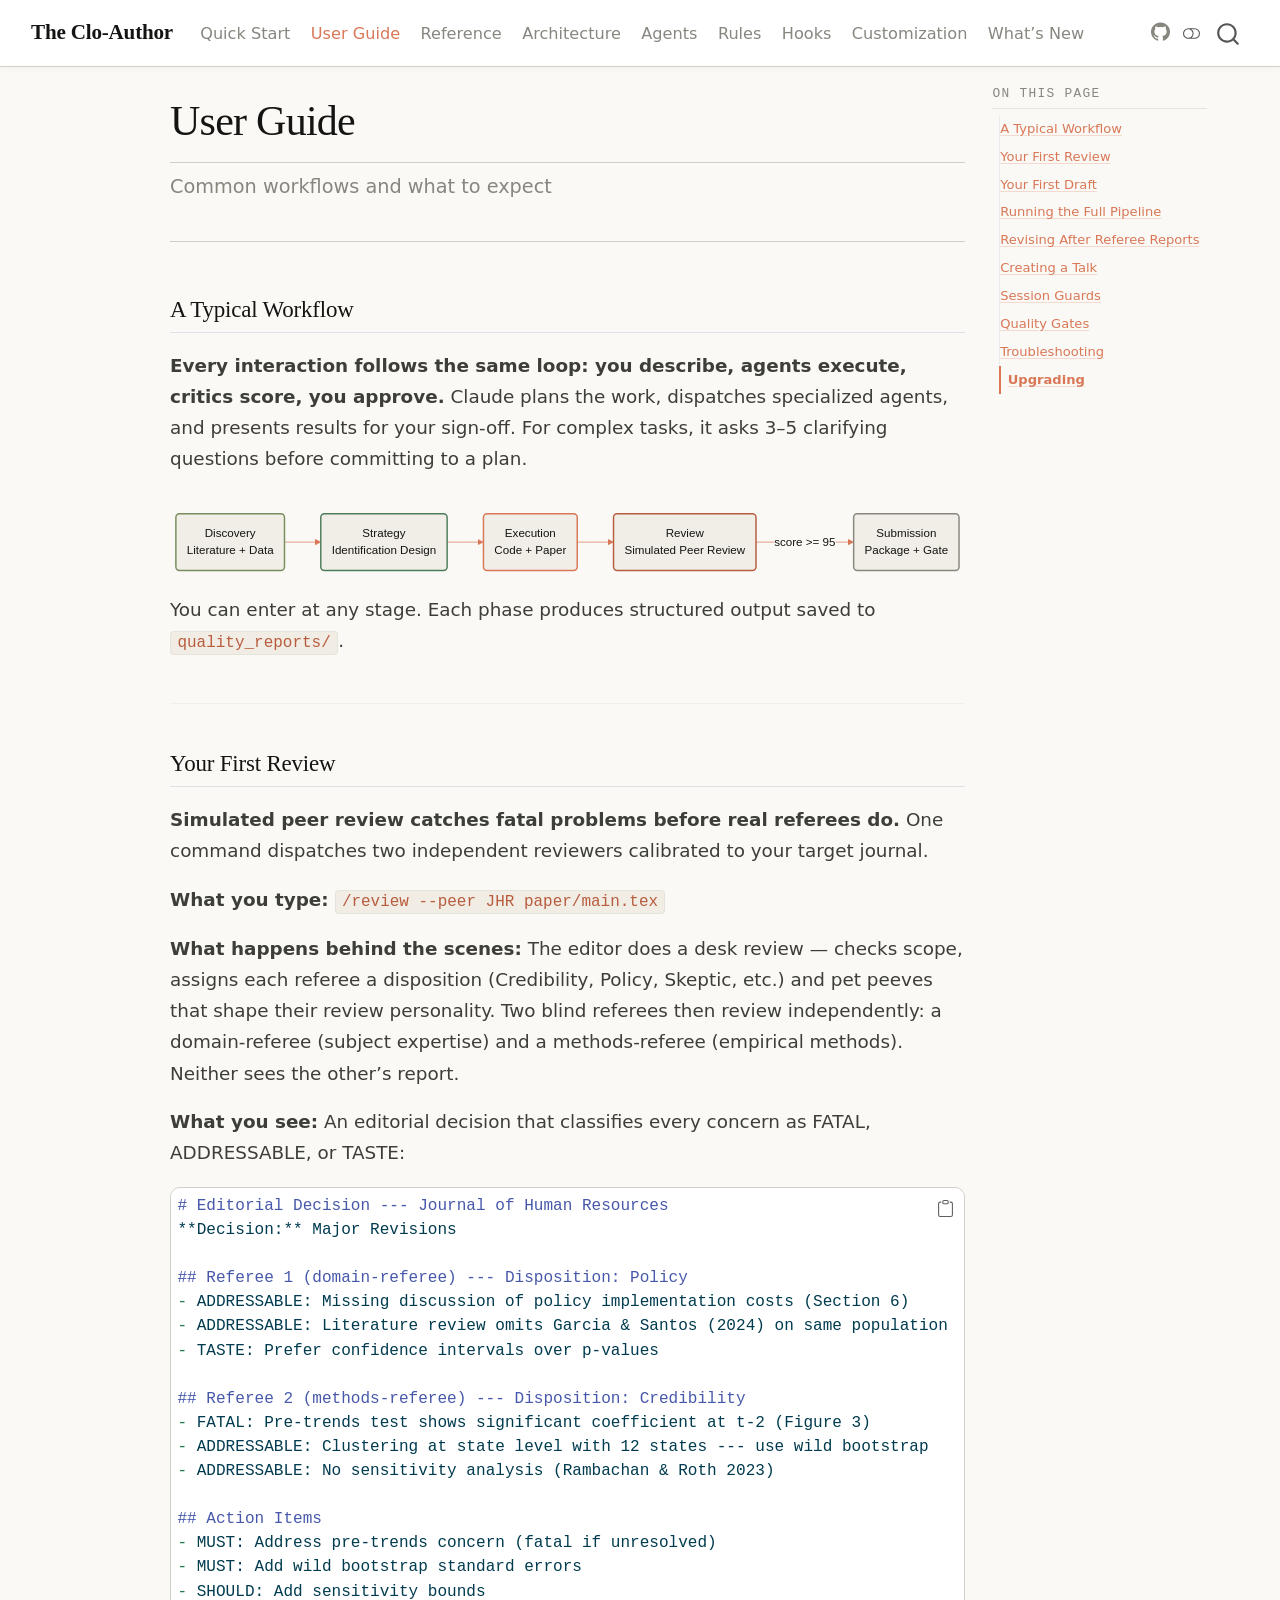
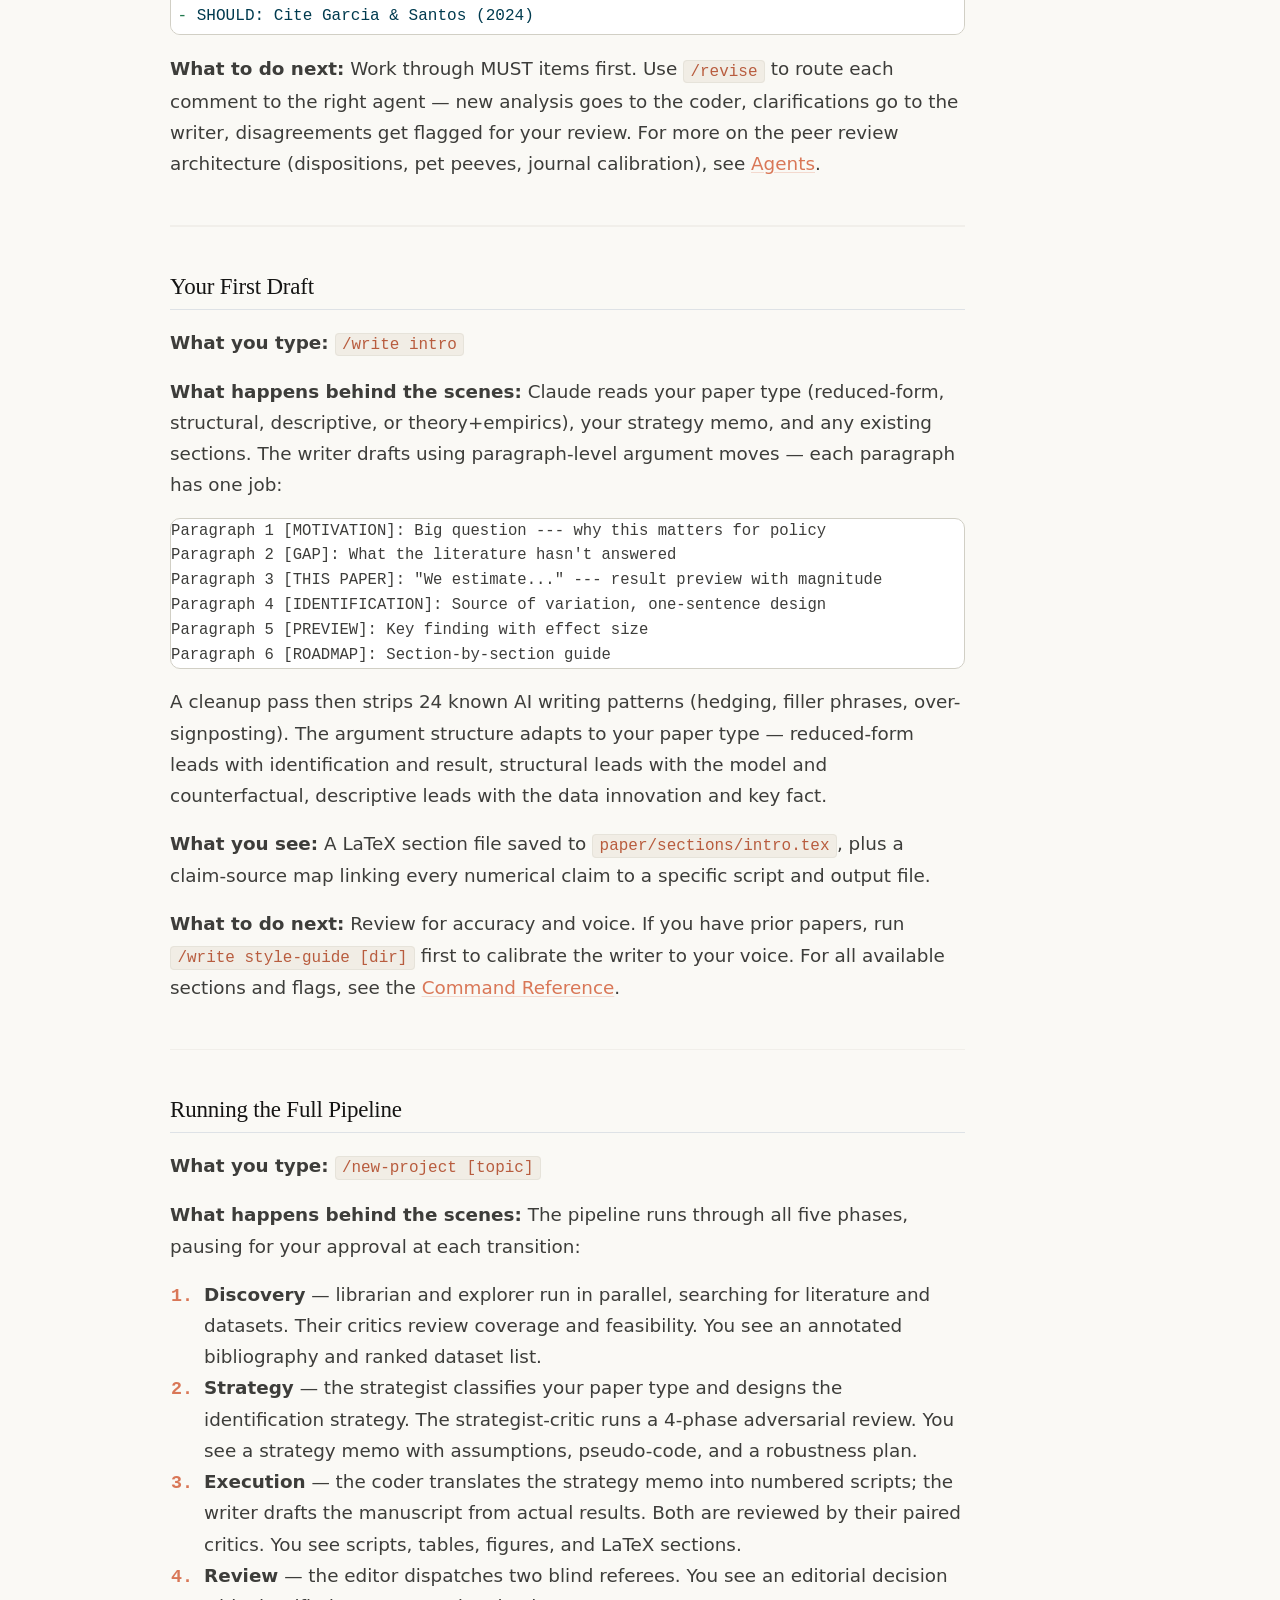
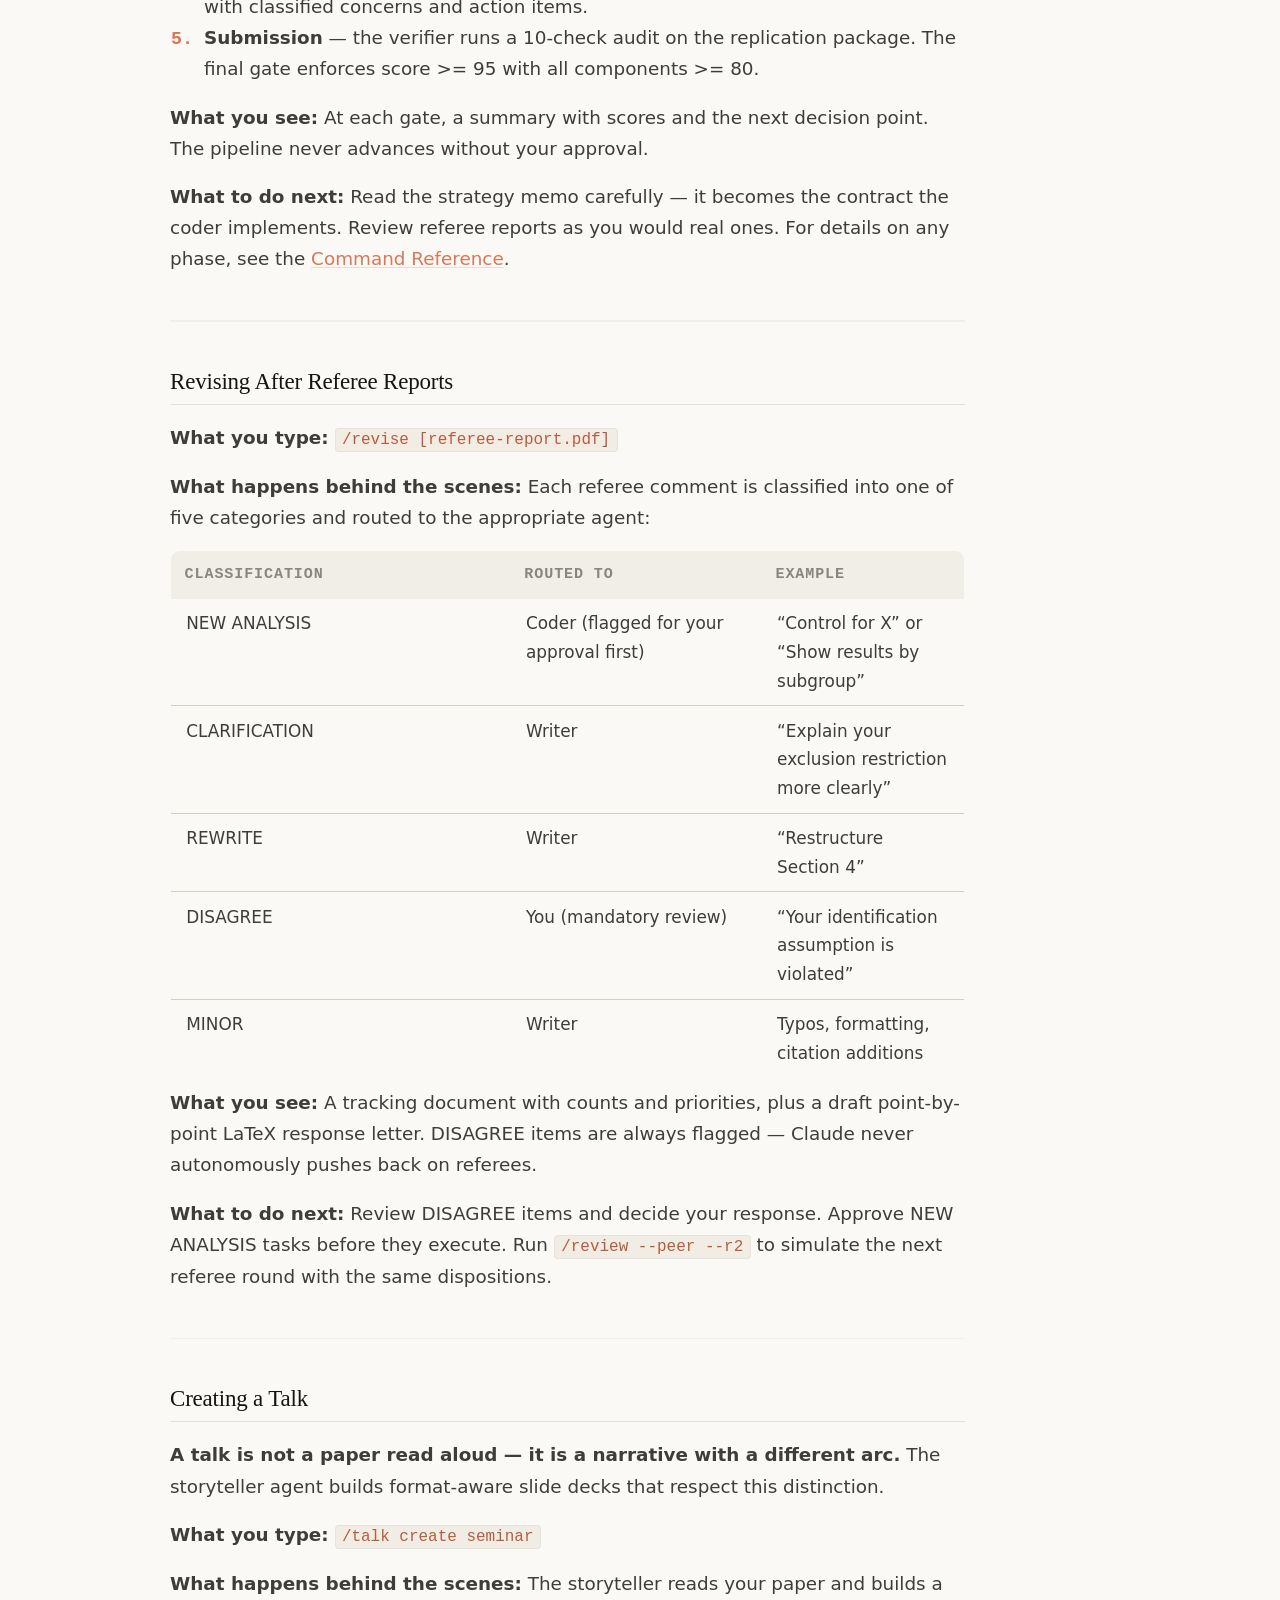
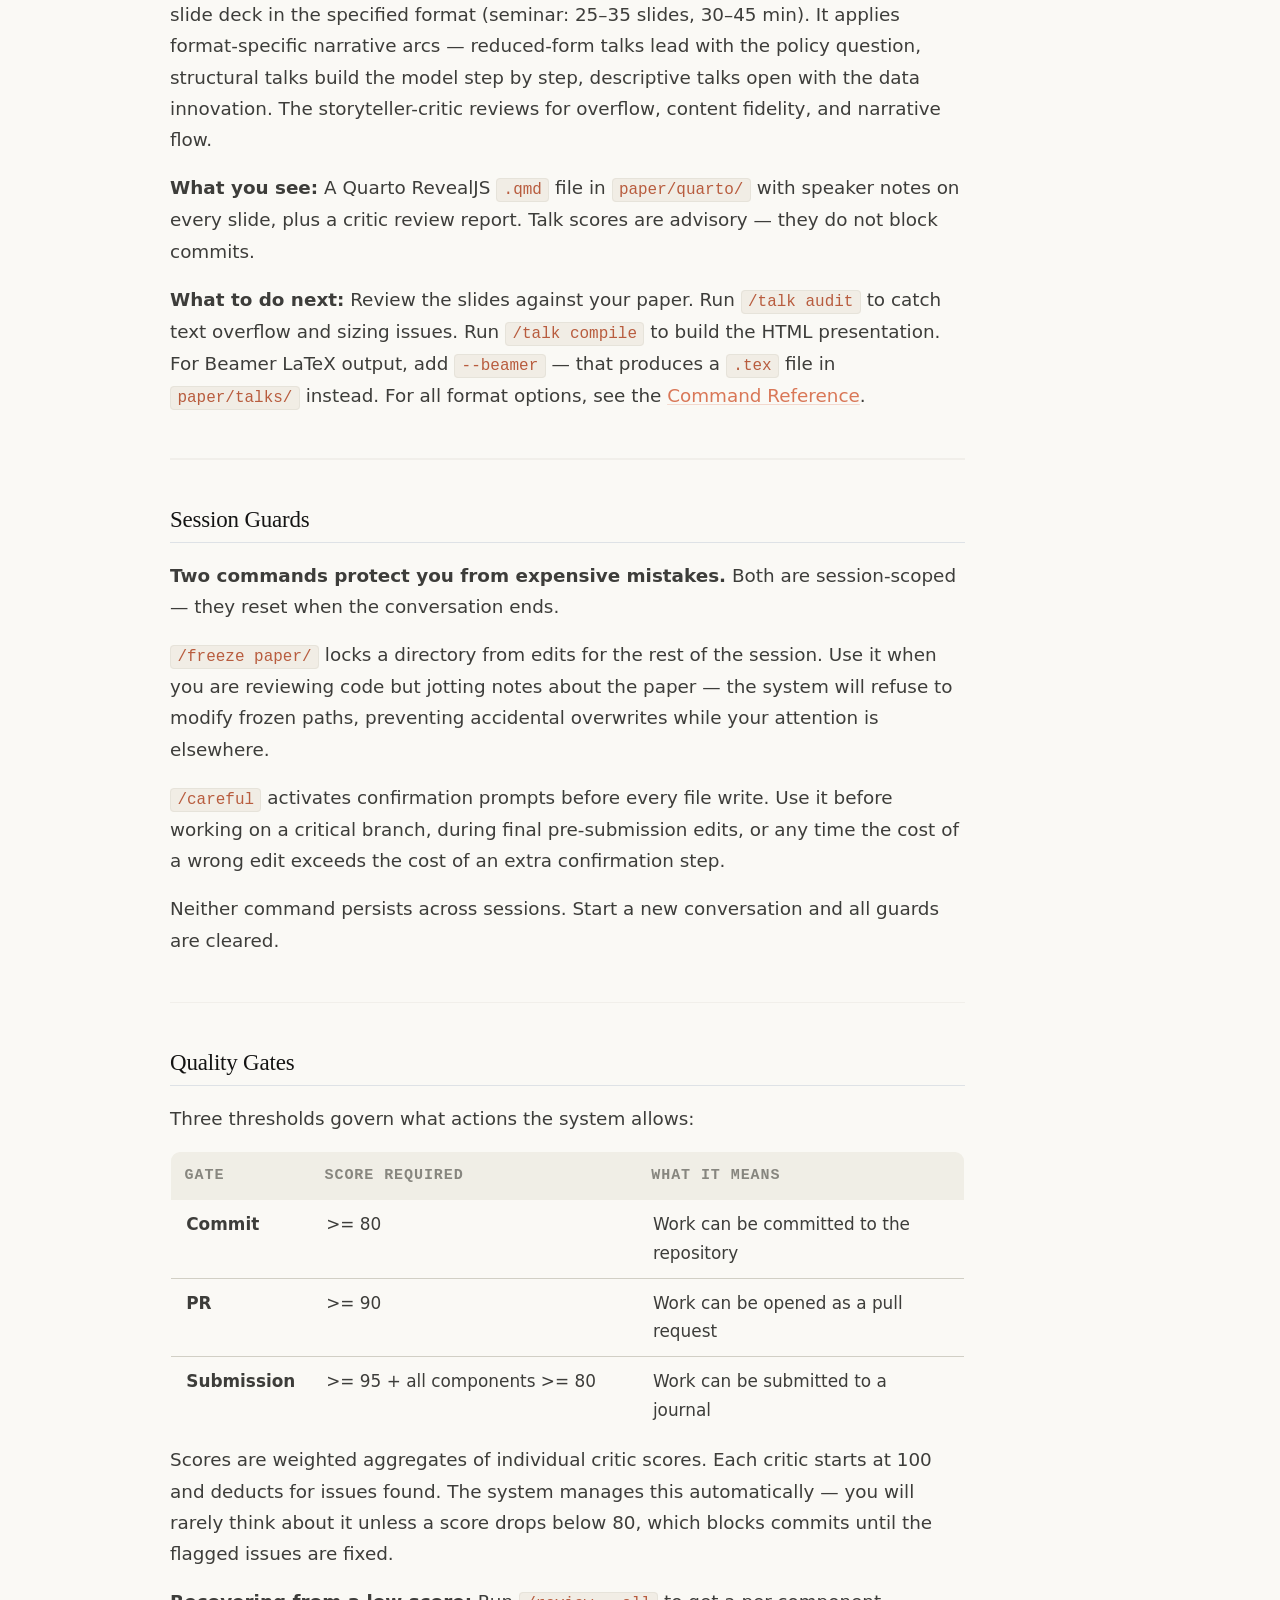
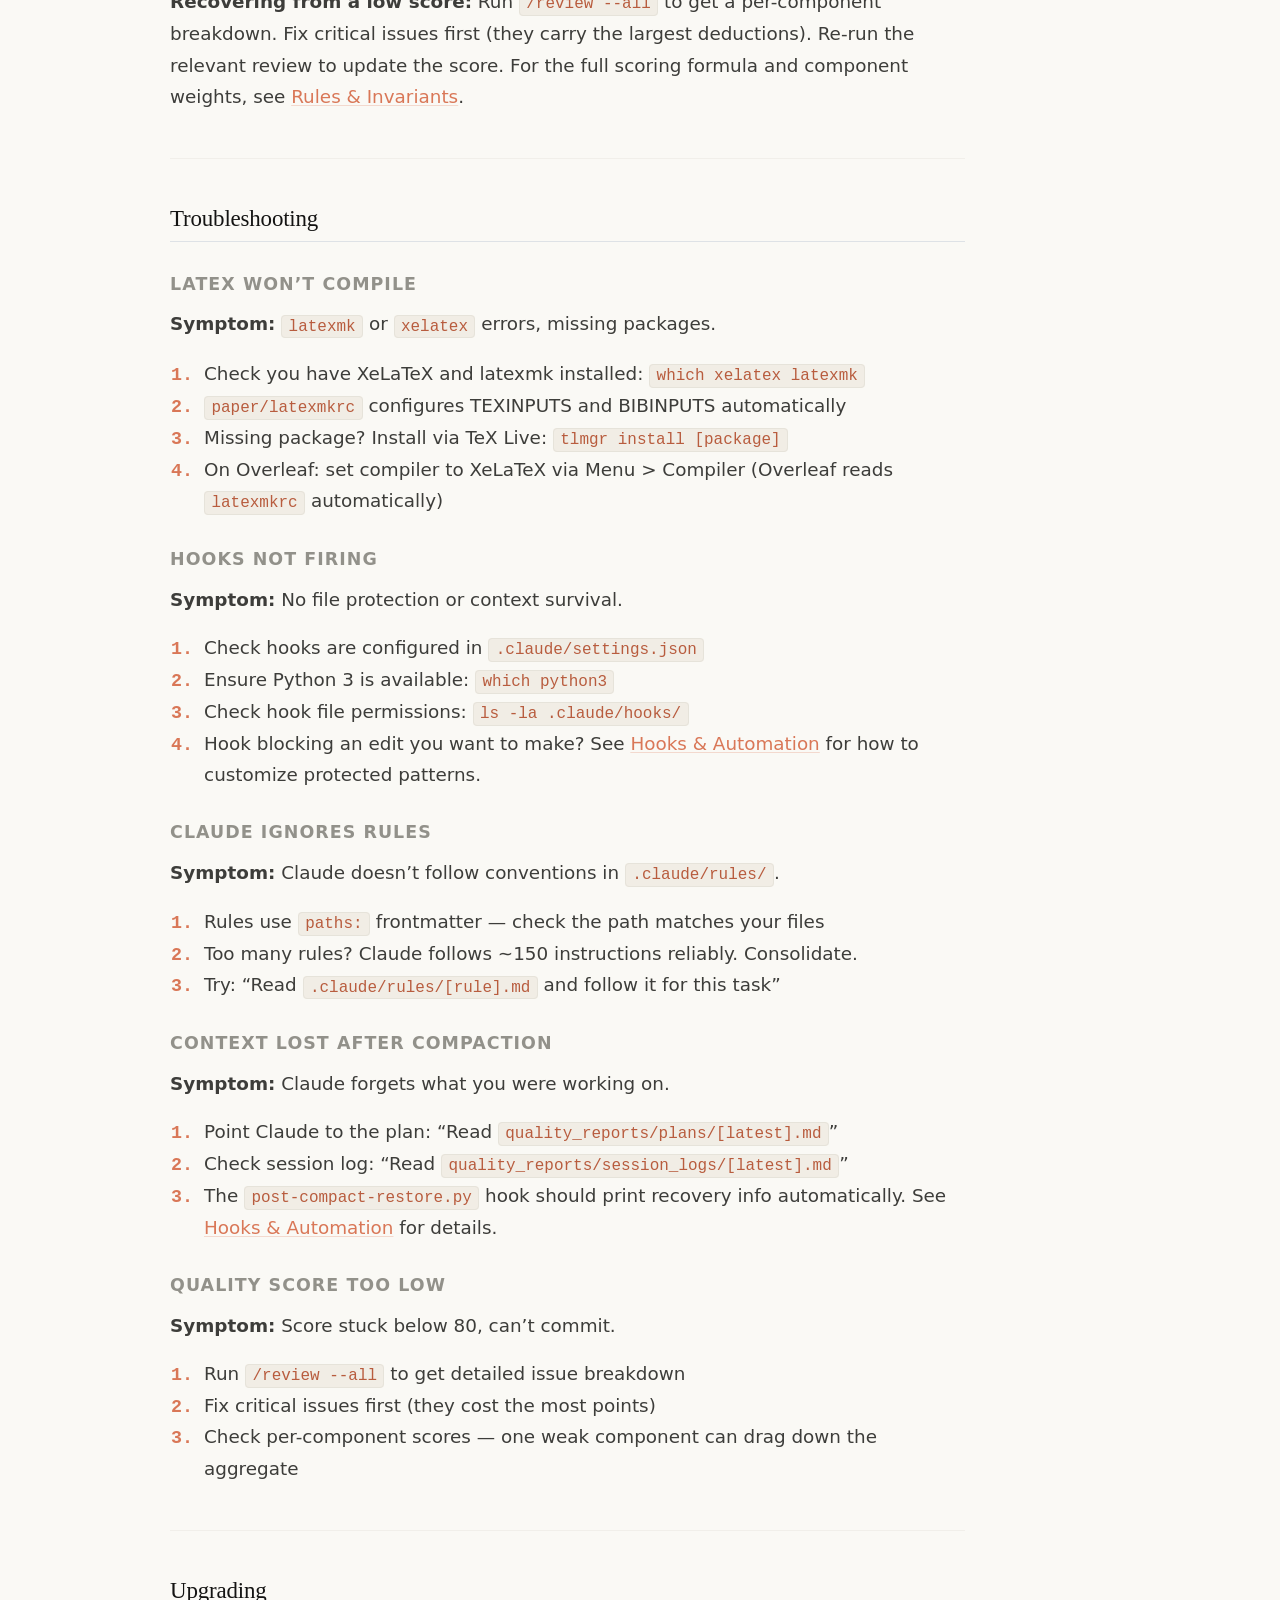
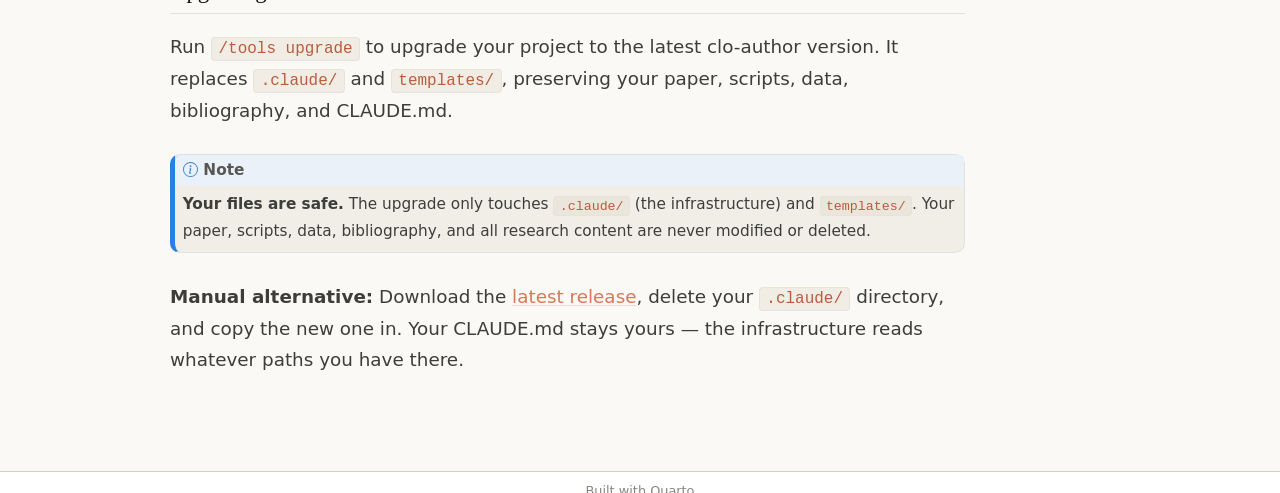
<file: docs/user-guide.html>
<!DOCTYPE html>
<html xmlns="http://www.w3.org/1999/xhtml" lang="en" xml:lang="en"><head>

<meta charset="utf-8">
<meta name="generator" content="quarto-1.8.27">

<meta name="viewport" content="width=device-width, initial-scale=1.0, user-scalable=yes">


<title>User Guide – The Clo-Author</title>
<style>
code{white-space: pre-wrap;}
span.smallcaps{font-variant: small-caps;}
div.columns{display: flex; gap: min(4vw, 1.5em);}
div.column{flex: auto; overflow-x: auto;}
div.hanging-indent{margin-left: 1.5em; text-indent: -1.5em;}
ul.task-list{list-style: none;}
ul.task-list li input[type="checkbox"] {
  width: 0.8em;
  margin: 0 0.8em 0.2em -1em; /* quarto-specific, see https://github.com/quarto-dev/quarto-cli/issues/4556 */ 
  vertical-align: middle;
}
/* CSS for syntax highlighting */
html { -webkit-text-size-adjust: 100%; }
pre > code.sourceCode { white-space: pre; position: relative; }
pre > code.sourceCode > span { display: inline-block; line-height: 1.25; }
pre > code.sourceCode > span:empty { height: 1.2em; }
.sourceCode { overflow: visible; }
code.sourceCode > span { color: inherit; text-decoration: inherit; }
div.sourceCode { margin: 1em 0; }
pre.sourceCode { margin: 0; }
@media screen {
div.sourceCode { overflow: auto; }
}
@media print {
pre > code.sourceCode { white-space: pre-wrap; }
pre > code.sourceCode > span { text-indent: -5em; padding-left: 5em; }
}
pre.numberSource code
  { counter-reset: source-line 0; }
pre.numberSource code > span
  { position: relative; left: -4em; counter-increment: source-line; }
pre.numberSource code > span > a:first-child::before
  { content: counter(source-line);
    position: relative; left: -1em; text-align: right; vertical-align: baseline;
    border: none; display: inline-block;
    -webkit-touch-callout: none; -webkit-user-select: none;
    -khtml-user-select: none; -moz-user-select: none;
    -ms-user-select: none; user-select: none;
    padding: 0 4px; width: 4em;
  }
pre.numberSource { margin-left: 3em;  padding-left: 4px; }
div.sourceCode
  {   }
@media screen {
pre > code.sourceCode > span > a:first-child::before { text-decoration: underline; }
}
</style>


<script src="site_libs/quarto-nav/quarto-nav.js"></script>
<script src="site_libs/quarto-nav/headroom.min.js"></script>
<script src="site_libs/clipboard/clipboard.min.js"></script>
<script src="site_libs/quarto-search/autocomplete.umd.js"></script>
<script src="site_libs/quarto-search/fuse.min.js"></script>
<script src="site_libs/quarto-search/quarto-search.js"></script>
<meta name="quarto:offset" content="./">
<link href="./favicon.svg" rel="icon" type="image/svg+xml">
<script src="site_libs/quarto-html/quarto.js" type="module"></script>
<script src="site_libs/quarto-html/tabsets/tabsets.js" type="module"></script>
<script src="site_libs/quarto-html/axe/axe-check.js" type="module"></script>
<script src="site_libs/quarto-html/popper.min.js"></script>
<script src="site_libs/quarto-html/tippy.umd.min.js"></script>
<script src="site_libs/quarto-html/anchor.min.js"></script>
<link href="site_libs/quarto-html/tippy.css" rel="stylesheet">
<link href="site_libs/quarto-html/quarto-syntax-highlighting-bb133401eb1928132202f6efeefbc5fe.css" rel="stylesheet" class="quarto-color-scheme" id="quarto-text-highlighting-styles">
<link href="site_libs/quarto-html/quarto-syntax-highlighting-dark-fdd259eaf9296a602f9f2594b91304b4.css" rel="stylesheet" class="quarto-color-scheme quarto-color-alternate" id="quarto-text-highlighting-styles">
<link href="site_libs/quarto-html/quarto-syntax-highlighting-bb133401eb1928132202f6efeefbc5fe.css" rel="stylesheet" class="quarto-color-scheme-extra" id="quarto-text-highlighting-styles">
<script src="site_libs/bootstrap/bootstrap.min.js"></script>
<link href="site_libs/bootstrap/bootstrap-icons.css" rel="stylesheet">
<link href="site_libs/bootstrap/bootstrap-45f38feec4c6d3ad185969c2b5aa4b3b.min.css" rel="stylesheet" append-hash="true" class="quarto-color-scheme" id="quarto-bootstrap" data-mode="light">
<link href="site_libs/bootstrap/bootstrap-dark-b9862f91d0a1d344de8539a32e8a5ff2.min.css" rel="stylesheet" append-hash="true" class="quarto-color-scheme quarto-color-alternate" id="quarto-bootstrap" data-mode="dark">
<link href="site_libs/bootstrap/bootstrap-45f38feec4c6d3ad185969c2b5aa4b3b.min.css" rel="stylesheet" append-hash="true" class="quarto-color-scheme-extra" id="quarto-bootstrap" data-mode="light">
<script id="quarto-search-options" type="application/json">{
  "location": "navbar",
  "copy-button": false,
  "collapse-after": 3,
  "panel-placement": "end",
  "type": "overlay",
  "limit": 50,
  "keyboard-shortcut": [
    "f",
    "/",
    "s"
  ],
  "show-item-context": false,
  "language": {
    "search-no-results-text": "No results",
    "search-matching-documents-text": "matching documents",
    "search-copy-link-title": "Copy link to search",
    "search-hide-matches-text": "Hide additional matches",
    "search-more-match-text": "more match in this document",
    "search-more-matches-text": "more matches in this document",
    "search-clear-button-title": "Clear",
    "search-text-placeholder": "",
    "search-detached-cancel-button-title": "Cancel",
    "search-submit-button-title": "Submit",
    "search-label": "Search"
  }
}</script>
<style>html{ scroll-behavior: smooth; }</style>
<meta name="mermaid-theme" content="neutral">
<script src="site_libs/quarto-diagram/mermaid.min.js"></script>
<script src="site_libs/quarto-diagram/mermaid-init.js"></script>
<link href="site_libs/quarto-diagram/mermaid.css" rel="stylesheet">


</head>

<body class="nav-fixed quarto-light"><script id="quarto-html-before-body" type="application/javascript">
    const toggleBodyColorMode = (bsSheetEl) => {
      const mode = bsSheetEl.getAttribute("data-mode");
      const bodyEl = window.document.querySelector("body");
      if (mode === "dark") {
        bodyEl.classList.add("quarto-dark");
        bodyEl.classList.remove("quarto-light");
      } else {
        bodyEl.classList.add("quarto-light");
        bodyEl.classList.remove("quarto-dark");
      }
    }
    const toggleBodyColorPrimary = () => {
      const bsSheetEl = window.document.querySelector("link#quarto-bootstrap:not([rel=disabled-stylesheet])");
      if (bsSheetEl) {
        toggleBodyColorMode(bsSheetEl);
      }
    }
    const setColorSchemeToggle = (alternate) => {
      const toggles = window.document.querySelectorAll('.quarto-color-scheme-toggle');
      for (let i=0; i < toggles.length; i++) {
        const toggle = toggles[i];
        if (toggle) {
          if (alternate) {
            toggle.classList.add("alternate");
          } else {
            toggle.classList.remove("alternate");
          }
        }
      }
    };
    const toggleColorMode = (alternate) => {
      // Switch the stylesheets
      const primaryStylesheets = window.document.querySelectorAll('link.quarto-color-scheme:not(.quarto-color-alternate)');
      const alternateStylesheets = window.document.querySelectorAll('link.quarto-color-scheme.quarto-color-alternate');
      manageTransitions('#quarto-margin-sidebar .nav-link', false);
      if (alternate) {
        // note: dark is layered on light, we don't disable primary!
        enableStylesheet(alternateStylesheets);
        for (const sheetNode of alternateStylesheets) {
          if (sheetNode.id === "quarto-bootstrap") {
            toggleBodyColorMode(sheetNode);
          }
        }
      } else {
        disableStylesheet(alternateStylesheets);
        enableStylesheet(primaryStylesheets)
        toggleBodyColorPrimary();
      }
      manageTransitions('#quarto-margin-sidebar .nav-link', true);
      // Switch the toggles
      setColorSchemeToggle(alternate)
      // Hack to workaround the fact that safari doesn't
      // properly recolor the scrollbar when toggling (#1455)
      if (navigator.userAgent.indexOf('Safari') > 0 && navigator.userAgent.indexOf('Chrome') == -1) {
        manageTransitions("body", false);
        window.scrollTo(0, 1);
        setTimeout(() => {
          window.scrollTo(0, 0);
          manageTransitions("body", true);
        }, 40);
      }
    }
    const disableStylesheet = (stylesheets) => {
      for (let i=0; i < stylesheets.length; i++) {
        const stylesheet = stylesheets[i];
        stylesheet.rel = 'disabled-stylesheet';
      }
    }
    const enableStylesheet = (stylesheets) => {
      for (let i=0; i < stylesheets.length; i++) {
        const stylesheet = stylesheets[i];
        if(stylesheet.rel !== 'stylesheet') { // for Chrome, which will still FOUC without this check
          stylesheet.rel = 'stylesheet';
        }
      }
    }
    const manageTransitions = (selector, allowTransitions) => {
      const els = window.document.querySelectorAll(selector);
      for (let i=0; i < els.length; i++) {
        const el = els[i];
        if (allowTransitions) {
          el.classList.remove('notransition');
        } else {
          el.classList.add('notransition');
        }
      }
    }
    const isFileUrl = () => {
      return window.location.protocol === 'file:';
    }
    const hasAlternateSentinel = () => {
      let styleSentinel = getColorSchemeSentinel();
      if (styleSentinel !== null) {
        return styleSentinel === "alternate";
      } else {
        return false;
      }
    }
    const setStyleSentinel = (alternate) => {
      const value = alternate ? "alternate" : "default";
      if (!isFileUrl()) {
        window.localStorage.setItem("quarto-color-scheme", value);
      } else {
        localAlternateSentinel = value;
      }
    }
    const getColorSchemeSentinel = () => {
      if (!isFileUrl()) {
        const storageValue = window.localStorage.getItem("quarto-color-scheme");
        return storageValue != null ? storageValue : localAlternateSentinel;
      } else {
        return localAlternateSentinel;
      }
    }
    const toggleGiscusIfUsed = (isAlternate, darkModeDefault) => {
      const baseTheme = document.querySelector('#giscus-base-theme')?.value ?? 'light';
      const alternateTheme = document.querySelector('#giscus-alt-theme')?.value ?? 'dark';
      let newTheme = '';
      if(authorPrefersDark) {
        newTheme = isAlternate ? baseTheme : alternateTheme;
      } else {
        newTheme = isAlternate ? alternateTheme : baseTheme;
      }
      const changeGiscusTheme = () => {
        // From: https://github.com/giscus/giscus/issues/336
        const sendMessage = (message) => {
          const iframe = document.querySelector('iframe.giscus-frame');
          if (!iframe) return;
          iframe.contentWindow.postMessage({ giscus: message }, 'https://giscus.app');
        }
        sendMessage({
          setConfig: {
            theme: newTheme
          }
        });
      }
      const isGiscussLoaded = window.document.querySelector('iframe.giscus-frame') !== null;
      if (isGiscussLoaded) {
        changeGiscusTheme();
      }
    };
    const authorPrefersDark = false;
    const darkModeDefault = authorPrefersDark;
      document.querySelector('link#quarto-text-highlighting-styles.quarto-color-scheme-extra').rel = 'disabled-stylesheet';
      document.querySelector('link#quarto-bootstrap.quarto-color-scheme-extra').rel = 'disabled-stylesheet';
    let localAlternateSentinel = darkModeDefault ? 'alternate' : 'default';
    // Dark / light mode switch
    window.quartoToggleColorScheme = () => {
      // Read the current dark / light value
      let toAlternate = !hasAlternateSentinel();
      toggleColorMode(toAlternate);
      setStyleSentinel(toAlternate);
      toggleGiscusIfUsed(toAlternate, darkModeDefault);
      window.dispatchEvent(new Event('resize'));
    };
    // Switch to dark mode if need be
    if (hasAlternateSentinel()) {
      toggleColorMode(true);
    } else {
      toggleColorMode(false);
    }
  </script>

<div id="quarto-search-results"></div>
  <header id="quarto-header" class="headroom fixed-top">
    <nav class="navbar navbar-expand-lg " data-bs-theme="dark">
      <div class="navbar-container container-fluid">
      <div class="navbar-brand-container mx-auto">
    <a class="navbar-brand" href="./index.html">
    <span class="navbar-title">The Clo-Author</span>
    </a>
  </div>
            <div id="quarto-search" class="" title="Search"></div>
          <button class="navbar-toggler" type="button" data-bs-toggle="collapse" data-bs-target="#navbarCollapse" aria-controls="navbarCollapse" role="menu" aria-expanded="false" aria-label="Toggle navigation" onclick="if (window.quartoToggleHeadroom) { window.quartoToggleHeadroom(); }">
  <span class="navbar-toggler-icon"></span>
</button>
          <div class="collapse navbar-collapse" id="navbarCollapse">
            <ul class="navbar-nav navbar-nav-scroll me-auto">
  <li class="nav-item">
    <a class="nav-link" href="./index.html"> 
<span class="menu-text">Quick Start</span></a>
  </li>  
  <li class="nav-item">
    <a class="nav-link active" href="./user-guide.html" aria-current="page"> 
<span class="menu-text">User Guide</span></a>
  </li>  
  <li class="nav-item">
    <a class="nav-link" href="./reference.html"> 
<span class="menu-text">Reference</span></a>
  </li>  
  <li class="nav-item">
    <a class="nav-link" href="./architecture.html"> 
<span class="menu-text">Architecture</span></a>
  </li>  
  <li class="nav-item">
    <a class="nav-link" href="./agents.html"> 
<span class="menu-text">Agents</span></a>
  </li>  
  <li class="nav-item">
    <a class="nav-link" href="./rules.html"> 
<span class="menu-text">Rules</span></a>
  </li>  
  <li class="nav-item">
    <a class="nav-link" href="./hooks.html"> 
<span class="menu-text">Hooks</span></a>
  </li>  
  <li class="nav-item">
    <a class="nav-link" href="./customization.html"> 
<span class="menu-text">Customization</span></a>
  </li>  
  <li class="nav-item">
    <a class="nav-link" href="./changelog.html"> 
<span class="menu-text">What’s New</span></a>
  </li>  
</ul>
            <ul class="navbar-nav navbar-nav-scroll ms-auto">
  <li class="nav-item compact">
    <a class="nav-link" href="https://github.com/hugosantanna/clo-author"> <i class="bi bi-github" role="img">
</i> 
<span class="menu-text"></span></a>
  </li>  
</ul>
          </div> <!-- /navcollapse -->
            <div class="quarto-navbar-tools">
  <a href="" class="quarto-color-scheme-toggle quarto-navigation-tool  px-1" onclick="window.quartoToggleColorScheme(); return false;" title="Toggle dark mode"><i class="bi"></i></a>
</div>
      </div> <!-- /container-fluid -->
    </nav>
</header>
<!-- content -->
<div id="quarto-content" class="quarto-container page-columns page-rows-contents page-layout-article page-navbar">
<!-- sidebar -->
<!-- margin-sidebar -->
    <div id="quarto-margin-sidebar" class="sidebar margin-sidebar">
        <nav id="TOC" role="doc-toc" class="toc-active">
    <h2 id="toc-title">On this page</h2>
   
  <ul>
  <li><a href="#a-typical-workflow" id="toc-a-typical-workflow" class="nav-link active" data-scroll-target="#a-typical-workflow">A Typical Workflow</a></li>
  <li><a href="#your-first-review" id="toc-your-first-review" class="nav-link" data-scroll-target="#your-first-review">Your First Review</a></li>
  <li><a href="#your-first-draft" id="toc-your-first-draft" class="nav-link" data-scroll-target="#your-first-draft">Your First Draft</a></li>
  <li><a href="#running-the-full-pipeline" id="toc-running-the-full-pipeline" class="nav-link" data-scroll-target="#running-the-full-pipeline">Running the Full Pipeline</a></li>
  <li><a href="#revising-after-referee-reports" id="toc-revising-after-referee-reports" class="nav-link" data-scroll-target="#revising-after-referee-reports">Revising After Referee Reports</a></li>
  <li><a href="#creating-a-talk" id="toc-creating-a-talk" class="nav-link" data-scroll-target="#creating-a-talk">Creating a Talk</a></li>
  <li><a href="#session-guards" id="toc-session-guards" class="nav-link" data-scroll-target="#session-guards">Session Guards</a></li>
  <li><a href="#quality-gates" id="toc-quality-gates" class="nav-link" data-scroll-target="#quality-gates">Quality Gates</a></li>
  <li><a href="#troubleshooting" id="toc-troubleshooting" class="nav-link" data-scroll-target="#troubleshooting">Troubleshooting</a>
  <ul class="collapse">
  <li><a href="#latex-wont-compile" id="toc-latex-wont-compile" class="nav-link" data-scroll-target="#latex-wont-compile">LaTeX Won’t Compile</a></li>
  <li><a href="#hooks-not-firing" id="toc-hooks-not-firing" class="nav-link" data-scroll-target="#hooks-not-firing">Hooks Not Firing</a></li>
  <li><a href="#claude-ignores-rules" id="toc-claude-ignores-rules" class="nav-link" data-scroll-target="#claude-ignores-rules">Claude Ignores Rules</a></li>
  <li><a href="#context-lost-after-compaction" id="toc-context-lost-after-compaction" class="nav-link" data-scroll-target="#context-lost-after-compaction">Context Lost After Compaction</a></li>
  <li><a href="#quality-score-too-low" id="toc-quality-score-too-low" class="nav-link" data-scroll-target="#quality-score-too-low">Quality Score Too Low</a></li>
  </ul></li>
  <li><a href="#sec-upgrading" id="toc-sec-upgrading" class="nav-link" data-scroll-target="#sec-upgrading">Upgrading</a></li>
  </ul>
</nav>
    </div>
<!-- main -->
<main class="content" id="quarto-document-content">


<header id="title-block-header" class="quarto-title-block default">
<div class="quarto-title">
<h1 class="title">User Guide</h1>
<p class="subtitle lead">Common workflows and what to expect</p>
</div>



<div class="quarto-title-meta">

    
  
    
  </div>
  


</header>


<section id="a-typical-workflow" class="level2">
<h2 class="anchored" data-anchor-id="a-typical-workflow">A Typical Workflow</h2>
<p><strong>Every interaction follows the same loop: you describe, agents execute, critics score, you approve.</strong> Claude plans the work, dispatches specialized agents, and presents results for your sign-off. For complex tasks, it asks 3–5 clarifying questions before committing to a plan.</p>
<div class="cell" data-layout-align="default">
<div class="cell-output-display">
<div>
<p></p><figure class="figure"><p></p>
<div>
<pre class="mermaid mermaid-js">%%{init: {'theme': 'base', 'themeVariables': {'primaryColor': '#f0eee6', 'primaryTextColor': '#141413', 'primaryBorderColor': '#d1cfc5', 'lineColor': '#d97757', 'secondaryColor': '#faf9f5', 'tertiaryColor': '#e6e3da', 'edgeLabelBackground': '#faf9f5', 'clusterBkg': '#f0eee6', 'clusterBorder': '#d1cfc5'}}}%%
flowchart LR
    D(Discovery&lt;br/&gt;Literature + Data):::phase1 --&gt; S(Strategy&lt;br/&gt;Identification Design):::phase2
    S --&gt; E(Execution&lt;br/&gt;Code + Paper):::phase3
    E --&gt; R(Review&lt;br/&gt;Simulated Peer Review):::phase4
    R --&gt;|score &gt;= 95| SUB(Submission&lt;br/&gt;Package + Gate):::phase5

    classDef phase1 fill:#f0eee6,stroke:#788c5d,color:#141413,stroke-width:2px
    classDef phase2 fill:#f0eee6,stroke:#4d7c5a,color:#141413,stroke-width:2px
    classDef phase3 fill:#f0eee6,stroke:#d97757,color:#141413,stroke-width:2px
    classDef phase4 fill:#f0eee6,stroke:#b85c3e,color:#141413,stroke-width:2px
    classDef phase5 fill:#f0eee6,stroke:#87867f,color:#141413,stroke-width:2px
</pre>
</div>
<p></p></figure><p></p>
</div>
</div>
</div>
<p>You can enter at any stage. Each phase produces structured output saved to <code>quality_reports/</code>.</p>
<hr>
</section>
<section id="your-first-review" class="level2">
<h2 class="anchored" data-anchor-id="your-first-review">Your First Review</h2>
<p><strong>Simulated peer review catches fatal problems before real referees do.</strong> One command dispatches two independent reviewers calibrated to your target journal.</p>
<p><strong>What you type:</strong> <code>/review --peer JHR paper/main.tex</code></p>
<p><strong>What happens behind the scenes:</strong> The editor does a desk review — checks scope, assigns each referee a disposition (Credibility, Policy, Skeptic, etc.) and pet peeves that shape their review personality. Two blind referees then review independently: a domain-referee (subject expertise) and a methods-referee (empirical methods). Neither sees the other’s report.</p>
<p><strong>What you see:</strong> An editorial decision that classifies every concern as FATAL, ADDRESSABLE, or TASTE:</p>
<div class="code-copy-outer-scaffold"><div class="sourceCode" id="cb1"><pre class="sourceCode markdown code-with-copy"><code class="sourceCode markdown"><span id="cb1-1"><a href="#cb1-1" aria-hidden="true" tabindex="-1"></a><span class="fu"># Editorial Decision --- Journal of Human Resources</span></span>
<span id="cb1-2"><a href="#cb1-2" aria-hidden="true" tabindex="-1"></a>**Decision:** Major Revisions</span>
<span id="cb1-3"><a href="#cb1-3" aria-hidden="true" tabindex="-1"></a></span>
<span id="cb1-4"><a href="#cb1-4" aria-hidden="true" tabindex="-1"></a><span class="fu">## Referee 1 (domain-referee) --- Disposition: Policy</span></span>
<span id="cb1-5"><a href="#cb1-5" aria-hidden="true" tabindex="-1"></a><span class="ss">- </span>ADDRESSABLE: Missing discussion of policy implementation costs (Section 6)</span>
<span id="cb1-6"><a href="#cb1-6" aria-hidden="true" tabindex="-1"></a><span class="ss">- </span>ADDRESSABLE: Literature review omits Garcia &amp; Santos (2024) on same population</span>
<span id="cb1-7"><a href="#cb1-7" aria-hidden="true" tabindex="-1"></a><span class="ss">- </span>TASTE: Prefer confidence intervals over p-values</span>
<span id="cb1-8"><a href="#cb1-8" aria-hidden="true" tabindex="-1"></a></span>
<span id="cb1-9"><a href="#cb1-9" aria-hidden="true" tabindex="-1"></a><span class="fu">## Referee 2 (methods-referee) --- Disposition: Credibility</span></span>
<span id="cb1-10"><a href="#cb1-10" aria-hidden="true" tabindex="-1"></a><span class="ss">- </span>FATAL: Pre-trends test shows significant coefficient at t-2 (Figure 3)</span>
<span id="cb1-11"><a href="#cb1-11" aria-hidden="true" tabindex="-1"></a><span class="ss">- </span>ADDRESSABLE: Clustering at state level with 12 states --- use wild bootstrap</span>
<span id="cb1-12"><a href="#cb1-12" aria-hidden="true" tabindex="-1"></a><span class="ss">- </span>ADDRESSABLE: No sensitivity analysis (Rambachan &amp; Roth 2023)</span>
<span id="cb1-13"><a href="#cb1-13" aria-hidden="true" tabindex="-1"></a></span>
<span id="cb1-14"><a href="#cb1-14" aria-hidden="true" tabindex="-1"></a><span class="fu">## Action Items</span></span>
<span id="cb1-15"><a href="#cb1-15" aria-hidden="true" tabindex="-1"></a><span class="ss">- </span>MUST: Address pre-trends concern (fatal if unresolved)</span>
<span id="cb1-16"><a href="#cb1-16" aria-hidden="true" tabindex="-1"></a><span class="ss">- </span>MUST: Add wild bootstrap standard errors</span>
<span id="cb1-17"><a href="#cb1-17" aria-hidden="true" tabindex="-1"></a><span class="ss">- </span>SHOULD: Add sensitivity bounds</span>
<span id="cb1-18"><a href="#cb1-18" aria-hidden="true" tabindex="-1"></a><span class="ss">- </span>SHOULD: Cite Garcia &amp; Santos (2024)</span></code></pre></div><button title="Copy to Clipboard" class="code-copy-button"><i class="bi"></i></button></div>
<p><strong>What to do next:</strong> Work through MUST items first. Use <code>/revise</code> to route each comment to the right agent — new analysis goes to the coder, clarifications go to the writer, disagreements get flagged for your review. For more on the peer review architecture (dispositions, pet peeves, journal calibration), see <a href="./agents.html#peer-review">Agents</a>.</p>
<hr>
</section>
<section id="your-first-draft" class="level2">
<h2 class="anchored" data-anchor-id="your-first-draft">Your First Draft</h2>
<p><strong>What you type:</strong> <code>/write intro</code></p>
<p><strong>What happens behind the scenes:</strong> Claude reads your paper type (reduced-form, structural, descriptive, or theory+empirics), your strategy memo, and any existing sections. The writer drafts using paragraph-level argument moves — each paragraph has one job:</p>
<pre><code>Paragraph 1 [MOTIVATION]: Big question --- why this matters for policy
Paragraph 2 [GAP]: What the literature hasn't answered
Paragraph 3 [THIS PAPER]: "We estimate..." --- result preview with magnitude
Paragraph 4 [IDENTIFICATION]: Source of variation, one-sentence design
Paragraph 5 [PREVIEW]: Key finding with effect size
Paragraph 6 [ROADMAP]: Section-by-section guide</code></pre>
<p>A cleanup pass then strips 24 known AI writing patterns (hedging, filler phrases, over-signposting). The argument structure adapts to your paper type — reduced-form leads with identification and result, structural leads with the model and counterfactual, descriptive leads with the data innovation and key fact.</p>
<p><strong>What you see:</strong> A LaTeX section file saved to <code>paper/sections/intro.tex</code>, plus a claim-source map linking every numerical claim to a specific script and output file.</p>
<p><strong>What to do next:</strong> Review for accuracy and voice. If you have prior papers, run <code>/write style-guide [dir]</code> first to calibrate the writer to your voice. For all available sections and flags, see the <a href="./reference.html">Command Reference</a>.</p>
<hr>
</section>
<section id="running-the-full-pipeline" class="level2">
<h2 class="anchored" data-anchor-id="running-the-full-pipeline">Running the Full Pipeline</h2>
<p><strong>What you type:</strong> <code>/new-project [topic]</code></p>
<p><strong>What happens behind the scenes:</strong> The pipeline runs through all five phases, pausing for your approval at each transition:</p>
<ol type="1">
<li><strong>Discovery</strong> — librarian and explorer run in parallel, searching for literature and datasets. Their critics review coverage and feasibility. You see an annotated bibliography and ranked dataset list.</li>
<li><strong>Strategy</strong> — the strategist classifies your paper type and designs the identification strategy. The strategist-critic runs a 4-phase adversarial review. You see a strategy memo with assumptions, pseudo-code, and a robustness plan.</li>
<li><strong>Execution</strong> — the coder translates the strategy memo into numbered scripts; the writer drafts the manuscript from actual results. Both are reviewed by their paired critics. You see scripts, tables, figures, and LaTeX sections.</li>
<li><strong>Review</strong> — the editor dispatches two blind referees. You see an editorial decision with classified concerns and action items.</li>
<li><strong>Submission</strong> — the verifier runs a 10-check audit on the replication package. The final gate enforces score &gt;= 95 with all components &gt;= 80.</li>
</ol>
<p><strong>What you see:</strong> At each gate, a summary with scores and the next decision point. The pipeline never advances without your approval.</p>
<p><strong>What to do next:</strong> Read the strategy memo carefully — it becomes the contract the coder implements. Review referee reports as you would real ones. For details on any phase, see the <a href="./reference.html">Command Reference</a>.</p>
<hr>
</section>
<section id="revising-after-referee-reports" class="level2">
<h2 class="anchored" data-anchor-id="revising-after-referee-reports">Revising After Referee Reports</h2>
<p><strong>What you type:</strong> <code>/revise [referee-report.pdf]</code></p>
<p><strong>What happens behind the scenes:</strong> Each referee comment is classified into one of five categories and routed to the appropriate agent:</p>
<table class="caption-top table">
<colgroup>
<col style="width: 42%">
<col style="width: 31%">
<col style="width: 25%">
</colgroup>
<thead>
<tr class="header">
<th>Classification</th>
<th>Routed to</th>
<th>Example</th>
</tr>
</thead>
<tbody>
<tr class="odd">
<td>NEW ANALYSIS</td>
<td>Coder (flagged for your approval first)</td>
<td>“Control for X” or “Show results by subgroup”</td>
</tr>
<tr class="even">
<td>CLARIFICATION</td>
<td>Writer</td>
<td>“Explain your exclusion restriction more clearly”</td>
</tr>
<tr class="odd">
<td>REWRITE</td>
<td>Writer</td>
<td>“Restructure Section 4”</td>
</tr>
<tr class="even">
<td>DISAGREE</td>
<td>You (mandatory review)</td>
<td>“Your identification assumption is violated”</td>
</tr>
<tr class="odd">
<td>MINOR</td>
<td>Writer</td>
<td>Typos, formatting, citation additions</td>
</tr>
</tbody>
</table>
<p><strong>What you see:</strong> A tracking document with counts and priorities, plus a draft point-by-point LaTeX response letter. DISAGREE items are always flagged — Claude never autonomously pushes back on referees.</p>
<p><strong>What to do next:</strong> Review DISAGREE items and decide your response. Approve NEW ANALYSIS tasks before they execute. Run <code>/review --peer --r2</code> to simulate the next referee round with the same dispositions.</p>
<hr>
</section>
<section id="creating-a-talk" class="level2">
<h2 class="anchored" data-anchor-id="creating-a-talk">Creating a Talk</h2>
<p><strong>A talk is not a paper read aloud — it is a narrative with a different arc.</strong> The storyteller agent builds format-aware slide decks that respect this distinction.</p>
<p><strong>What you type:</strong> <code>/talk create seminar</code></p>
<p><strong>What happens behind the scenes:</strong> The storyteller reads your paper and builds a slide deck in the specified format (seminar: 25–35 slides, 30–45 min). It applies format-specific narrative arcs — reduced-form talks lead with the policy question, structural talks build the model step by step, descriptive talks open with the data innovation. The storyteller-critic reviews for overflow, content fidelity, and narrative flow.</p>
<p><strong>What you see:</strong> A Quarto RevealJS <code>.qmd</code> file in <code>paper/quarto/</code> with speaker notes on every slide, plus a critic review report. Talk scores are advisory — they do not block commits.</p>
<p><strong>What to do next:</strong> Review the slides against your paper. Run <code>/talk audit</code> to catch text overflow and sizing issues. Run <code>/talk compile</code> to build the HTML presentation. For Beamer LaTeX output, add <code>--beamer</code> — that produces a <code>.tex</code> file in <code>paper/talks/</code> instead. For all format options, see the <a href="./reference.html">Command Reference</a>.</p>
<hr>
</section>
<section id="session-guards" class="level2">
<h2 class="anchored" data-anchor-id="session-guards">Session Guards</h2>
<p><strong>Two commands protect you from expensive mistakes.</strong> Both are session-scoped — they reset when the conversation ends.</p>
<p><code>/freeze paper/</code> locks a directory from edits for the rest of the session. Use it when you are reviewing code but jotting notes about the paper — the system will refuse to modify frozen paths, preventing accidental overwrites while your attention is elsewhere.</p>
<p><code>/careful</code> activates confirmation prompts before every file write. Use it before working on a critical branch, during final pre-submission edits, or any time the cost of a wrong edit exceeds the cost of an extra confirmation step.</p>
<p>Neither command persists across sessions. Start a new conversation and all guards are cleared.</p>
<hr>
</section>
<section id="quality-gates" class="level2">
<h2 class="anchored" data-anchor-id="quality-gates">Quality Gates</h2>
<p>Three thresholds govern what actions the system allows:</p>
<table class="caption-top table">
<colgroup>
<col style="width: 16%">
<col style="width: 41%">
<col style="width: 41%">
</colgroup>
<thead>
<tr class="header">
<th>Gate</th>
<th>Score required</th>
<th>What it means</th>
</tr>
</thead>
<tbody>
<tr class="odd">
<td><strong>Commit</strong></td>
<td>&gt;= 80</td>
<td>Work can be committed to the repository</td>
</tr>
<tr class="even">
<td><strong>PR</strong></td>
<td>&gt;= 90</td>
<td>Work can be opened as a pull request</td>
</tr>
<tr class="odd">
<td><strong>Submission</strong></td>
<td>&gt;= 95 + all components &gt;= 80</td>
<td>Work can be submitted to a journal</td>
</tr>
</tbody>
</table>
<p>Scores are weighted aggregates of individual critic scores. Each critic starts at 100 and deducts for issues found. The system manages this automatically — you will rarely think about it unless a score drops below 80, which blocks commits until the flagged issues are fixed.</p>
<p><strong>Recovering from a low score:</strong> Run <code>/review --all</code> to get a per-component breakdown. Fix critical issues first (they carry the largest deductions). Re-run the relevant review to update the score. For the full scoring formula and component weights, see <a href="./rules.html#sec-gates">Rules &amp; Invariants</a>.</p>
<hr>
</section>
<section id="troubleshooting" class="level2">
<h2 class="anchored" data-anchor-id="troubleshooting">Troubleshooting</h2>
<section id="latex-wont-compile" class="level3">
<h3 class="anchored" data-anchor-id="latex-wont-compile">LaTeX Won’t Compile</h3>
<p><strong>Symptom:</strong> <code>latexmk</code> or <code>xelatex</code> errors, missing packages.</p>
<ol type="1">
<li>Check you have XeLaTeX and latexmk installed: <code>which xelatex latexmk</code></li>
<li><code>paper/latexmkrc</code> configures TEXINPUTS and BIBINPUTS automatically</li>
<li>Missing package? Install via TeX Live: <code>tlmgr install [package]</code></li>
<li>On Overleaf: set compiler to XeLaTeX via Menu &gt; Compiler (Overleaf reads <code>latexmkrc</code> automatically)</li>
</ol>
</section>
<section id="hooks-not-firing" class="level3">
<h3 class="anchored" data-anchor-id="hooks-not-firing">Hooks Not Firing</h3>
<p><strong>Symptom:</strong> No file protection or context survival.</p>
<ol type="1">
<li>Check hooks are configured in <code>.claude/settings.json</code></li>
<li>Ensure Python 3 is available: <code>which python3</code></li>
<li>Check hook file permissions: <code>ls -la .claude/hooks/</code></li>
<li>Hook blocking an edit you want to make? See <a href="./hooks.html#protect-files">Hooks &amp; Automation</a> for how to customize protected patterns.</li>
</ol>
</section>
<section id="claude-ignores-rules" class="level3">
<h3 class="anchored" data-anchor-id="claude-ignores-rules">Claude Ignores Rules</h3>
<p><strong>Symptom:</strong> Claude doesn’t follow conventions in <code>.claude/rules/</code>.</p>
<ol type="1">
<li>Rules use <code>paths:</code> frontmatter — check the path matches your files</li>
<li>Too many rules? Claude follows ~150 instructions reliably. Consolidate.</li>
<li>Try: “Read <code>.claude/rules/[rule].md</code> and follow it for this task”</li>
</ol>
</section>
<section id="context-lost-after-compaction" class="level3">
<h3 class="anchored" data-anchor-id="context-lost-after-compaction">Context Lost After Compaction</h3>
<p><strong>Symptom:</strong> Claude forgets what you were working on.</p>
<ol type="1">
<li>Point Claude to the plan: “Read <code>quality_reports/plans/[latest].md</code>”</li>
<li>Check session log: “Read <code>quality_reports/session_logs/[latest].md</code>”</li>
<li>The <code>post-compact-restore.py</code> hook should print recovery info automatically. See <a href="./hooks.html#post-compact-restore">Hooks &amp; Automation</a> for details.</li>
</ol>
</section>
<section id="quality-score-too-low" class="level3">
<h3 class="anchored" data-anchor-id="quality-score-too-low">Quality Score Too Low</h3>
<p><strong>Symptom:</strong> Score stuck below 80, can’t commit.</p>
<ol type="1">
<li>Run <code>/review --all</code> to get detailed issue breakdown</li>
<li>Fix critical issues first (they cost the most points)</li>
<li>Check per-component scores — one weak component can drag down the aggregate</li>
</ol>
<hr>
</section>
</section>
<section id="sec-upgrading" class="level2">
<h2 class="anchored" data-anchor-id="sec-upgrading">Upgrading</h2>
<p>Run <code>/tools upgrade</code> to upgrade your project to the latest clo-author version. It replaces <code>.claude/</code> and <code>templates/</code>, preserving your paper, scripts, data, bibliography, and CLAUDE.md.</p>
<div class="callout callout-style-default callout-note callout-titled">
<div class="callout-header d-flex align-content-center">
<div class="callout-icon-container">
<i class="callout-icon"></i>
</div>
<div class="callout-title-container flex-fill">
Note
</div>
</div>
<div class="callout-body-container callout-body">
<p><strong>Your files are safe.</strong> The upgrade only touches <code>.claude/</code> (the infrastructure) and <code>templates/</code>. Your paper, scripts, data, bibliography, and all research content are never modified or deleted.</p>
</div>
</div>
<p><strong>Manual alternative:</strong> Download the <a href="https://github.com/hugosantanna/clo-author/releases">latest release</a>, delete your <code>.claude/</code> directory, and copy the new one in. Your CLAUDE.md stays yours — the infrastructure reads whatever paths you have there.</p>


</section>

</main> <!-- /main -->
<script id="quarto-html-after-body" type="application/javascript">
  window.document.addEventListener("DOMContentLoaded", function (event) {
    // Ensure there is a toggle, if there isn't float one in the top right
    if (window.document.querySelector('.quarto-color-scheme-toggle') === null) {
      const a = window.document.createElement('a');
      a.classList.add('top-right');
      a.classList.add('quarto-color-scheme-toggle');
      a.href = "";
      a.onclick = function() { try { window.quartoToggleColorScheme(); } catch {} return false; };
      const i = window.document.createElement("i");
      i.classList.add('bi');
      a.appendChild(i);
      window.document.body.appendChild(a);
    }
    setColorSchemeToggle(hasAlternateSentinel())
    const icon = "";
    const anchorJS = new window.AnchorJS();
    anchorJS.options = {
      placement: 'right',
      icon: icon
    };
    anchorJS.add('.anchored');
    const isCodeAnnotation = (el) => {
      for (const clz of el.classList) {
        if (clz.startsWith('code-annotation-')) {                     
          return true;
        }
      }
      return false;
    }
    const onCopySuccess = function(e) {
      // button target
      const button = e.trigger;
      // don't keep focus
      button.blur();
      // flash "checked"
      button.classList.add('code-copy-button-checked');
      var currentTitle = button.getAttribute("title");
      button.setAttribute("title", "Copied!");
      let tooltip;
      if (window.bootstrap) {
        button.setAttribute("data-bs-toggle", "tooltip");
        button.setAttribute("data-bs-placement", "left");
        button.setAttribute("data-bs-title", "Copied!");
        tooltip = new bootstrap.Tooltip(button, 
          { trigger: "manual", 
            customClass: "code-copy-button-tooltip",
            offset: [0, -8]});
        tooltip.show();    
      }
      setTimeout(function() {
        if (tooltip) {
          tooltip.hide();
          button.removeAttribute("data-bs-title");
          button.removeAttribute("data-bs-toggle");
          button.removeAttribute("data-bs-placement");
        }
        button.setAttribute("title", currentTitle);
        button.classList.remove('code-copy-button-checked');
      }, 1000);
      // clear code selection
      e.clearSelection();
    }
    const getTextToCopy = function(trigger) {
      const outerScaffold = trigger.parentElement.cloneNode(true);
      const codeEl = outerScaffold.querySelector('code');
      for (const childEl of codeEl.children) {
        if (isCodeAnnotation(childEl)) {
          childEl.remove();
        }
      }
      return codeEl.innerText;
    }
    const clipboard = new window.ClipboardJS('.code-copy-button:not([data-in-quarto-modal])', {
      text: getTextToCopy
    });
    clipboard.on('success', onCopySuccess);
    if (window.document.getElementById('quarto-embedded-source-code-modal')) {
      const clipboardModal = new window.ClipboardJS('.code-copy-button[data-in-quarto-modal]', {
        text: getTextToCopy,
        container: window.document.getElementById('quarto-embedded-source-code-modal')
      });
      clipboardModal.on('success', onCopySuccess);
    }
      var localhostRegex = new RegExp(/^(?:http|https):\/\/localhost\:?[0-9]*\//);
      var mailtoRegex = new RegExp(/^mailto:/);
        var filterRegex = new RegExp('/' + window.location.host + '/');
      var isInternal = (href) => {
          return filterRegex.test(href) || localhostRegex.test(href) || mailtoRegex.test(href);
      }
      // Inspect non-navigation links and adorn them if external
     var links = window.document.querySelectorAll('a[href]:not(.nav-link):not(.navbar-brand):not(.toc-action):not(.sidebar-link):not(.sidebar-item-toggle):not(.pagination-link):not(.no-external):not([aria-hidden]):not(.dropdown-item):not(.quarto-navigation-tool):not(.about-link)');
      for (var i=0; i<links.length; i++) {
        const link = links[i];
        if (!isInternal(link.href)) {
          // undo the damage that might have been done by quarto-nav.js in the case of
          // links that we want to consider external
          if (link.dataset.originalHref !== undefined) {
            link.href = link.dataset.originalHref;
          }
        }
      }
    function tippyHover(el, contentFn, onTriggerFn, onUntriggerFn) {
      const config = {
        allowHTML: true,
        maxWidth: 500,
        delay: 100,
        arrow: false,
        appendTo: function(el) {
            return el.parentElement;
        },
        interactive: true,
        interactiveBorder: 10,
        theme: 'quarto',
        placement: 'bottom-start',
      };
      if (contentFn) {
        config.content = contentFn;
      }
      if (onTriggerFn) {
        config.onTrigger = onTriggerFn;
      }
      if (onUntriggerFn) {
        config.onUntrigger = onUntriggerFn;
      }
      window.tippy(el, config); 
    }
    const noterefs = window.document.querySelectorAll('a[role="doc-noteref"]');
    for (var i=0; i<noterefs.length; i++) {
      const ref = noterefs[i];
      tippyHover(ref, function() {
        // use id or data attribute instead here
        let href = ref.getAttribute('data-footnote-href') || ref.getAttribute('href');
        try { href = new URL(href).hash; } catch {}
        const id = href.replace(/^#\/?/, "");
        const note = window.document.getElementById(id);
        if (note) {
          return note.innerHTML;
        } else {
          return "";
        }
      });
    }
    const xrefs = window.document.querySelectorAll('a.quarto-xref');
    const processXRef = (id, note) => {
      // Strip column container classes
      const stripColumnClz = (el) => {
        el.classList.remove("page-full", "page-columns");
        if (el.children) {
          for (const child of el.children) {
            stripColumnClz(child);
          }
        }
      }
      stripColumnClz(note)
      if (id === null || id.startsWith('sec-')) {
        // Special case sections, only their first couple elements
        const container = document.createElement("div");
        if (note.children && note.children.length > 2) {
          container.appendChild(note.children[0].cloneNode(true));
          for (let i = 1; i < note.children.length; i++) {
            const child = note.children[i];
            if (child.tagName === "P" && child.innerText === "") {
              continue;
            } else {
              container.appendChild(child.cloneNode(true));
              break;
            }
          }
          if (window.Quarto?.typesetMath) {
            window.Quarto.typesetMath(container);
          }
          return container.innerHTML
        } else {
          if (window.Quarto?.typesetMath) {
            window.Quarto.typesetMath(note);
          }
          return note.innerHTML;
        }
      } else {
        // Remove any anchor links if they are present
        const anchorLink = note.querySelector('a.anchorjs-link');
        if (anchorLink) {
          anchorLink.remove();
        }
        if (window.Quarto?.typesetMath) {
          window.Quarto.typesetMath(note);
        }
        if (note.classList.contains("callout")) {
          return note.outerHTML;
        } else {
          return note.innerHTML;
        }
      }
    }
    for (var i=0; i<xrefs.length; i++) {
      const xref = xrefs[i];
      tippyHover(xref, undefined, function(instance) {
        instance.disable();
        let url = xref.getAttribute('href');
        let hash = undefined; 
        if (url.startsWith('#')) {
          hash = url;
        } else {
          try { hash = new URL(url).hash; } catch {}
        }
        if (hash) {
          const id = hash.replace(/^#\/?/, "");
          const note = window.document.getElementById(id);
          if (note !== null) {
            try {
              const html = processXRef(id, note.cloneNode(true));
              instance.setContent(html);
            } finally {
              instance.enable();
              instance.show();
            }
          } else {
            // See if we can fetch this
            fetch(url.split('#')[0])
            .then(res => res.text())
            .then(html => {
              const parser = new DOMParser();
              const htmlDoc = parser.parseFromString(html, "text/html");
              const note = htmlDoc.getElementById(id);
              if (note !== null) {
                const html = processXRef(id, note);
                instance.setContent(html);
              } 
            }).finally(() => {
              instance.enable();
              instance.show();
            });
          }
        } else {
          // See if we can fetch a full url (with no hash to target)
          // This is a special case and we should probably do some content thinning / targeting
          fetch(url)
          .then(res => res.text())
          .then(html => {
            const parser = new DOMParser();
            const htmlDoc = parser.parseFromString(html, "text/html");
            const note = htmlDoc.querySelector('main.content');
            if (note !== null) {
              // This should only happen for chapter cross references
              // (since there is no id in the URL)
              // remove the first header
              if (note.children.length > 0 && note.children[0].tagName === "HEADER") {
                note.children[0].remove();
              }
              const html = processXRef(null, note);
              instance.setContent(html);
            } 
          }).finally(() => {
            instance.enable();
            instance.show();
          });
        }
      }, function(instance) {
      });
    }
        let selectedAnnoteEl;
        const selectorForAnnotation = ( cell, annotation) => {
          let cellAttr = 'data-code-cell="' + cell + '"';
          let lineAttr = 'data-code-annotation="' +  annotation + '"';
          const selector = 'span[' + cellAttr + '][' + lineAttr + ']';
          return selector;
        }
        const selectCodeLines = (annoteEl) => {
          const doc = window.document;
          const targetCell = annoteEl.getAttribute("data-target-cell");
          const targetAnnotation = annoteEl.getAttribute("data-target-annotation");
          const annoteSpan = window.document.querySelector(selectorForAnnotation(targetCell, targetAnnotation));
          const lines = annoteSpan.getAttribute("data-code-lines").split(",");
          const lineIds = lines.map((line) => {
            return targetCell + "-" + line;
          })
          let top = null;
          let height = null;
          let parent = null;
          if (lineIds.length > 0) {
              //compute the position of the single el (top and bottom and make a div)
              const el = window.document.getElementById(lineIds[0]);
              top = el.offsetTop;
              height = el.offsetHeight;
              parent = el.parentElement.parentElement;
            if (lineIds.length > 1) {
              const lastEl = window.document.getElementById(lineIds[lineIds.length - 1]);
              const bottom = lastEl.offsetTop + lastEl.offsetHeight;
              height = bottom - top;
            }
            if (top !== null && height !== null && parent !== null) {
              // cook up a div (if necessary) and position it 
              let div = window.document.getElementById("code-annotation-line-highlight");
              if (div === null) {
                div = window.document.createElement("div");
                div.setAttribute("id", "code-annotation-line-highlight");
                div.style.position = 'absolute';
                parent.appendChild(div);
              }
              div.style.top = top - 2 + "px";
              div.style.height = height + 4 + "px";
              div.style.left = 0;
              let gutterDiv = window.document.getElementById("code-annotation-line-highlight-gutter");
              if (gutterDiv === null) {
                gutterDiv = window.document.createElement("div");
                gutterDiv.setAttribute("id", "code-annotation-line-highlight-gutter");
                gutterDiv.style.position = 'absolute';
                const codeCell = window.document.getElementById(targetCell);
                const gutter = codeCell.querySelector('.code-annotation-gutter');
                gutter.appendChild(gutterDiv);
              }
              gutterDiv.style.top = top - 2 + "px";
              gutterDiv.style.height = height + 4 + "px";
            }
            selectedAnnoteEl = annoteEl;
          }
        };
        const unselectCodeLines = () => {
          const elementsIds = ["code-annotation-line-highlight", "code-annotation-line-highlight-gutter"];
          elementsIds.forEach((elId) => {
            const div = window.document.getElementById(elId);
            if (div) {
              div.remove();
            }
          });
          selectedAnnoteEl = undefined;
        };
          // Handle positioning of the toggle
      window.addEventListener(
        "resize",
        throttle(() => {
          elRect = undefined;
          if (selectedAnnoteEl) {
            selectCodeLines(selectedAnnoteEl);
          }
        }, 10)
      );
      function throttle(fn, ms) {
      let throttle = false;
      let timer;
        return (...args) => {
          if(!throttle) { // first call gets through
              fn.apply(this, args);
              throttle = true;
          } else { // all the others get throttled
              if(timer) clearTimeout(timer); // cancel #2
              timer = setTimeout(() => {
                fn.apply(this, args);
                timer = throttle = false;
              }, ms);
          }
        };
      }
        // Attach click handler to the DT
        const annoteDls = window.document.querySelectorAll('dt[data-target-cell]');
        for (const annoteDlNode of annoteDls) {
          annoteDlNode.addEventListener('click', (event) => {
            const clickedEl = event.target;
            if (clickedEl !== selectedAnnoteEl) {
              unselectCodeLines();
              const activeEl = window.document.querySelector('dt[data-target-cell].code-annotation-active');
              if (activeEl) {
                activeEl.classList.remove('code-annotation-active');
              }
              selectCodeLines(clickedEl);
              clickedEl.classList.add('code-annotation-active');
            } else {
              // Unselect the line
              unselectCodeLines();
              clickedEl.classList.remove('code-annotation-active');
            }
          });
        }
    const findCites = (el) => {
      const parentEl = el.parentElement;
      if (parentEl) {
        const cites = parentEl.dataset.cites;
        if (cites) {
          return {
            el,
            cites: cites.split(' ')
          };
        } else {
          return findCites(el.parentElement)
        }
      } else {
        return undefined;
      }
    };
    var bibliorefs = window.document.querySelectorAll('a[role="doc-biblioref"]');
    for (var i=0; i<bibliorefs.length; i++) {
      const ref = bibliorefs[i];
      const citeInfo = findCites(ref);
      if (citeInfo) {
        tippyHover(citeInfo.el, function() {
          var popup = window.document.createElement('div');
          citeInfo.cites.forEach(function(cite) {
            var citeDiv = window.document.createElement('div');
            citeDiv.classList.add('hanging-indent');
            citeDiv.classList.add('csl-entry');
            var biblioDiv = window.document.getElementById('ref-' + cite);
            if (biblioDiv) {
              citeDiv.innerHTML = biblioDiv.innerHTML;
            }
            popup.appendChild(citeDiv);
          });
          return popup.innerHTML;
        });
      }
    }
  });
  </script>
</div> <!-- /content -->
<footer class="footer">
  <div class="nav-footer">
    <div class="nav-footer-left">
      &nbsp;
    </div>   
    <div class="nav-footer-center">
<p>Built with <a href="https://quarto.org">Quarto</a></p>
</div>
    <div class="nav-footer-right">
      &nbsp;
    </div>
  </div>
</footer>




<script src="site_libs/quarto-html/zenscroll-min.js"></script>
</body></html>
</file>
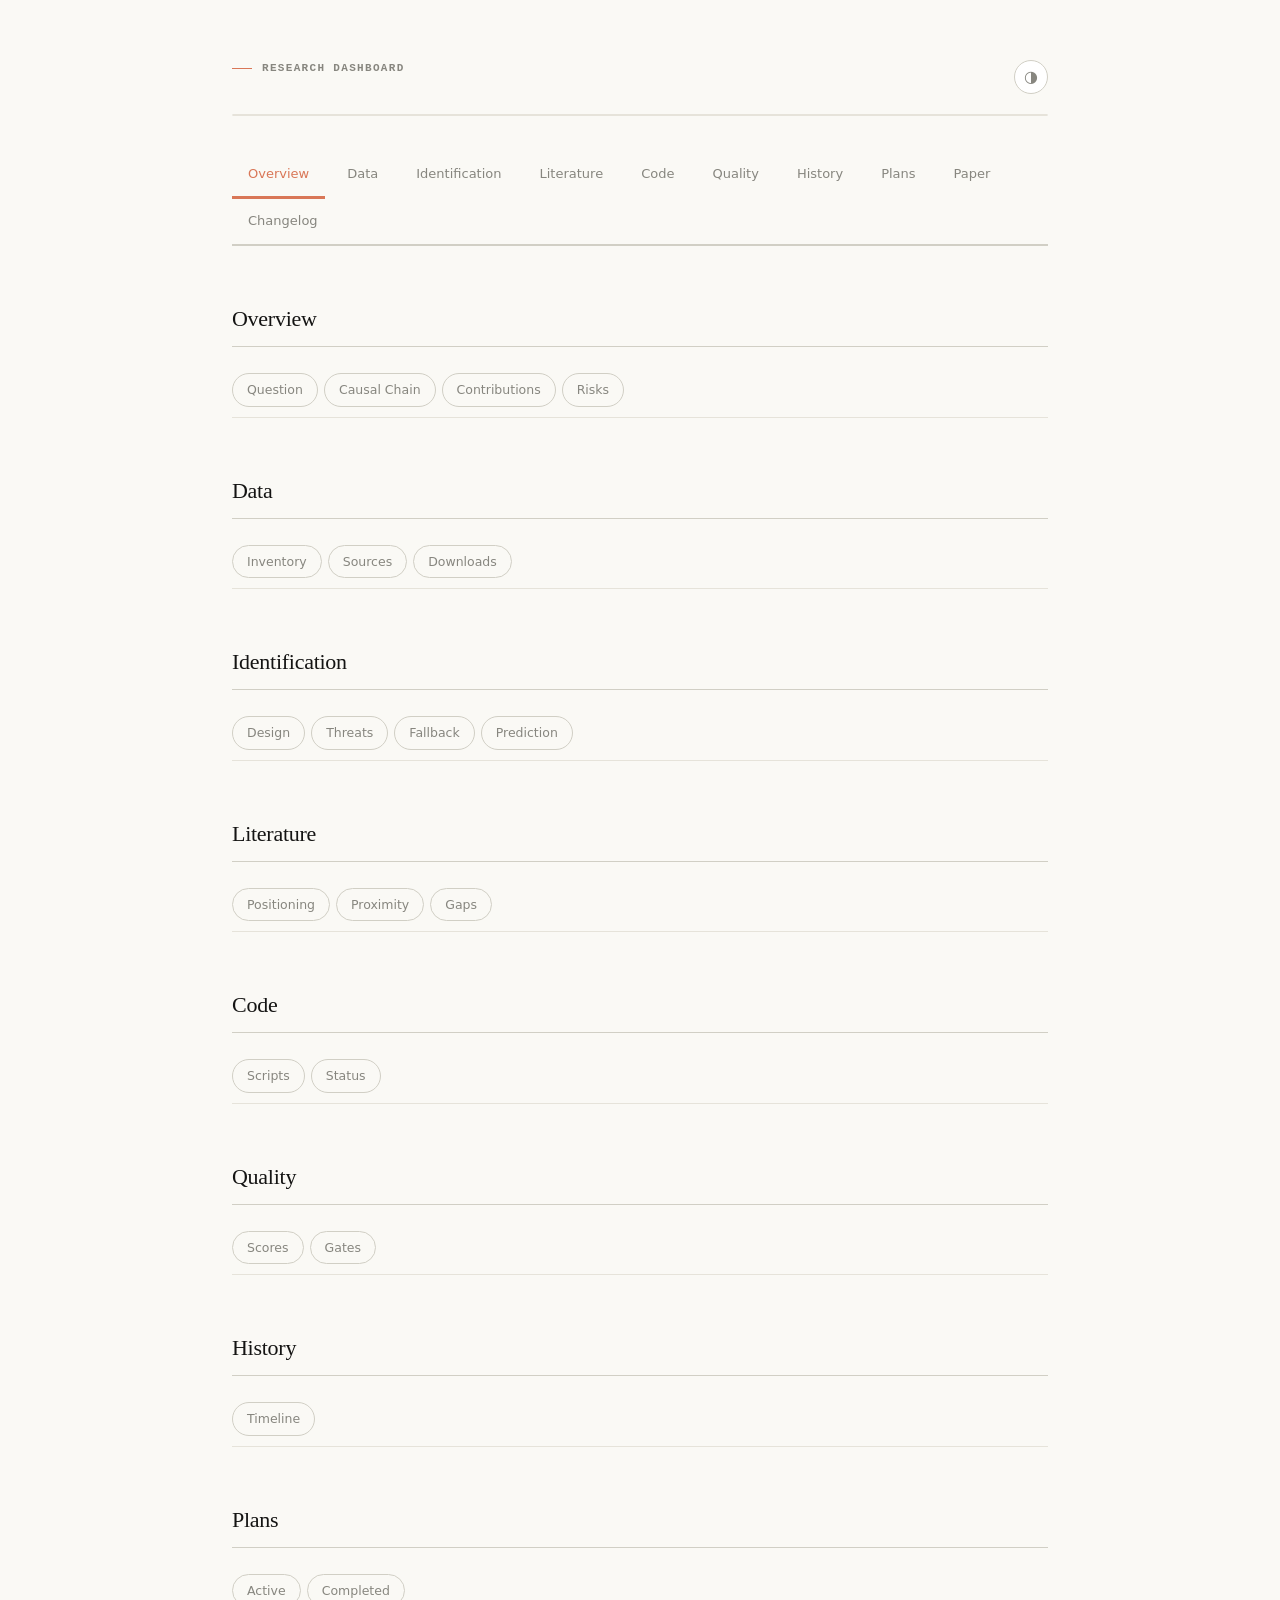
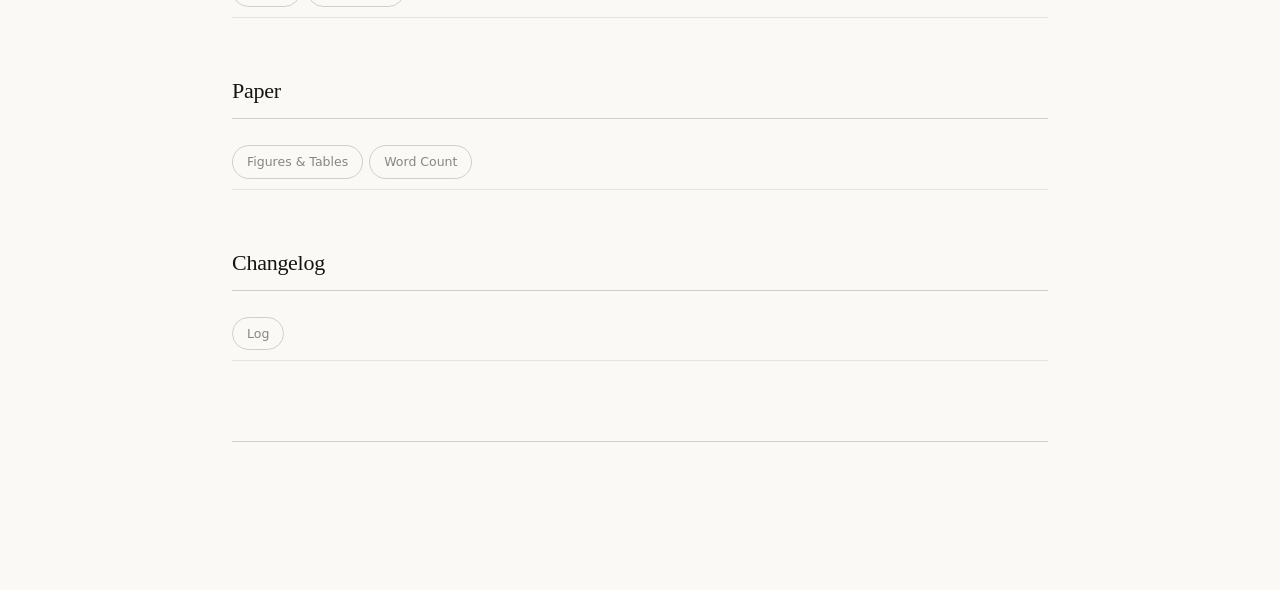
<file: templates/html/dashboard/base.html>
<!DOCTYPE html>
<html lang="en">
<head>
  <meta charset="UTF-8" />
  <meta name="viewport" content="width=device-width, initial-scale=1.0" />
  <title><!-- INJECT: project-title --> — Research Dashboard</title>

  <!--
    STYLES NOTE FOR /dashboard SKILL:
    ─────────────────────────────────
    This template references styles.css at ../base/styles.css (relative to
    templates/html/dashboard/).

    The generated project_dashboard.html lives at the project root, so the
    <link> path must be adjusted to:  templates/html/base/styles.css
    Replace the href below when writing the output file. Both files stay in
    the repo, so no inlining is needed.
  -->
  <link rel="stylesheet" href="../base/styles.css" />

  <!-- DASHBOARD-ONLY ADDITIONS (not in styles.css) -->
  <style>
    /* ── Scroll behaviour & margins ────────────────────────────────── */
    html    { scroll-behavior: smooth; }
    section { scroll-margin-top: 52px; }
    h3[id]  { scroll-margin-top: 100px; }

    /* ── Main Navigation (sticky at top: 0) ────────────────────────── */
    .main-nav {
      position: sticky;
      top: 0;
      z-index: 10;
      background: var(--ivory);
      padding: 12px 0 0;
      border-bottom: 2px solid var(--g300);
      margin: 28px 0 0;
      display: flex;
      gap: 6px;
      flex-wrap: wrap;
    }
    .main-nav a {
      font-size: 13px;
      font-weight: 500;
      padding: 8px 16px 12px;
      color: var(--g500);
      text-decoration: none;
      border-bottom: 3px solid transparent;
      margin-bottom: -2px;
      transition: color 0.12s, border-color 0.12s;
    }
    .main-nav a:hover  { color: var(--slate); text-decoration: none; }
    .main-nav a.active { color: var(--clay); border-bottom-color: var(--clay); }

    /* ── Section Sub-Navigation (sticky at top: 46px) ──────────────── */
    .section-nav {
      position: sticky;
      top: 46px;
      z-index: 5;
      background: var(--ivory);
      display: flex;
      gap: 6px;
      flex-wrap: wrap;
      padding: 10px 0;
      border-bottom: 1px solid var(--g200);
      margin: 0 0 24px;
    }
    .section-nav a {
      font-size: 12.5px;
      font-weight: 500;
      padding: 6px 14px;
      border: 1.5px solid var(--g300);
      border-radius: 999px;
      color: var(--g500);
      text-decoration: none;
      transition: border-color 0.12s, color 0.12s;
    }
    .section-nav a:hover  { border-color: var(--slate); color: var(--slate); text-decoration: none; }
    .section-nav a.active { border-color: var(--clay); color: var(--clay); }

    /* ── Stat Row (bordered header variant of .stats-row) ──────────── */
    .stat-row {
      display: flex;
      gap: 0;
      border: 1.5px solid var(--g200);
      border-radius: var(--radius);
      overflow: hidden;
      margin: 20px 0 0;
    }
    .stat-row .stat-card { border-right-color: var(--g200); }

    /* ── Card Grid (auto-fill, 240 px minimum column) ───────────────── */
    .card-grid {
      display: grid;
      grid-template-columns: repeat(auto-fill, minmax(240px, 1fr));
      gap: 14px;
      margin: 12px 0;
    }
    @media (max-width: 640px) { .card-grid { grid-template-columns: 1fr; } }

    /* ── Dark Mode Toggle ───────────────────────────────────────────── */
    .dark-toggle {
      width: 34px;
      height: 34px;
      font-size: 16px;
      padding: 0;
      display: flex;
      align-items: center;
      justify-content: center;
      border-radius: 50%;
      border: 1.5px solid var(--g300);
      background: var(--paper);
      color: var(--g500);
      cursor: pointer;
      transition: border-color 0.12s, color 0.12s;
      flex-shrink: 0;
      line-height: 1;
    }
    .dark-toggle:hover { border-color: var(--slate); color: var(--slate); }

    /* ── Epilogue Section (hidden unless populated) ─────────────────── */
    .epilogue-section         { display: none; }
    .epilogue-section.visible { display: block; }

    /* ── Dashboard Footer ───────────────────────────────────────────── */
    footer.dashboard-footer {
      margin-top: 80px;
      padding-top: 28px;
      border-top: 1.5px solid var(--g300);
      font-size: 12px;
      color: var(--g500);
      text-align: center;
      font-family: var(--mono);
    }

    /* ── Print: hide chrome, reveal all content ─────────────────────── */
    @media print {
      .main-nav, .section-nav, .dark-toggle,
      .tab-bar, .toolbar, .filter-bar, .nav-bar, .copy-btn { display: none !important; }
      .tab-content, .collapsible-body { display: block !important; }
      .epilogue-section { display: block !important; }
      .card { box-shadow: none; border: 1px solid #ccc; break-inside: avoid; transform: none !important; }
      .page { max-width: none; padding: 0 20px; }
      section { margin-top: 32px; scroll-margin-top: 0; }
      h3[id]  { scroll-margin-top: 0; }
    }
  </style>
</head>
<body>
<div class="page">

  <!-- ════════════════════════════════════════════════
       HEADER
       ════════════════════════════════════════════════ -->
  <header>
    <div class="flex-between" style="align-items: flex-start;">
      <div>
        <div class="eyebrow">Research Dashboard</div>
        <h1><!-- INJECT: project-title --></h1>
        <p class="muted small" style="margin-top: 4px;"><!-- INJECT: project-meta --></p>
      </div>
      <button class="dark-toggle" onclick="toggleDark()" title="Toggle dark mode" aria-label="Toggle dark mode">◑</button>
    </div>

    <!-- Inject one .stat-card per key metric (journal, word limit, phase, score, etc.) -->
    <div class="stat-row">
      <!-- INJECT: header-stats -->
    </div>
  </header>

  <!-- ════════════════════════════════════════════════
       MAIN NAVIGATION  (10 fixed sections + optional epilogue)
       ════════════════════════════════════════════════ -->
  <nav class="main-nav" aria-label="Dashboard sections">
    <a href="#overview">Overview</a>
    <a href="#data">Data</a>
    <a href="#identification">Identification</a>
    <a href="#literature">Literature</a>
    <a href="#code">Code</a>
    <a href="#quality">Quality</a>
    <a href="#history">History</a>
    <a href="#plans">Plans</a>
    <a href="#paper">Paper</a>
    <a href="#changelog">Changelog</a>
    <!-- Epilogue link: hidden by default; JS reveals it when INJECT: epilogue is populated -->
    <a href="#epilogue" class="epilogue-nav-link" style="display: none;">Notes</a>
  </nav>

  <!-- ════════════════════════════════════════════════
       SECTION 1 — OVERVIEW
       Sub-nav anchors: #overview-question  #overview-causal-chain
                        #overview-contributions  #overview-risks
       ════════════════════════════════════════════════ -->
  <section id="overview">
    <h2>Overview</h2>
    <nav class="section-nav" aria-label="Overview subsections">
      <a href="#overview-question">Question</a>
      <a href="#overview-causal-chain">Causal Chain</a>
      <a href="#overview-contributions">Contributions</a>
      <a href="#overview-risks">Risks</a>
    </nav>
    <!-- INJECT: overview -->
  </section>

  <!-- ════════════════════════════════════════════════
       SECTION 2 — DATA
       Sub-nav anchors: #data-inventory  #data-sources  #data-downloads
       ════════════════════════════════════════════════ -->
  <section id="data">
    <h2>Data</h2>
    <nav class="section-nav" aria-label="Data subsections">
      <a href="#data-inventory">Inventory</a>
      <a href="#data-sources">Sources</a>
      <a href="#data-downloads">Downloads</a>
    </nav>
    <!-- INJECT: data -->
  </section>

  <!-- ════════════════════════════════════════════════
       SECTION 3 — IDENTIFICATION
       Sub-nav anchors: #id-design  #id-threats  #id-fallback  #id-prediction
       ════════════════════════════════════════════════ -->
  <section id="identification">
    <h2>Identification</h2>
    <nav class="section-nav" aria-label="Identification subsections">
      <a href="#id-design">Design</a>
      <a href="#id-threats">Threats</a>
      <a href="#id-fallback">Fallback</a>
      <a href="#id-prediction">Prediction</a>
    </nav>
    <!-- INJECT: identification -->
  </section>

  <!-- ════════════════════════════════════════════════
       SECTION 4 — LITERATURE
       Sub-nav anchors: #lit-positioning  #lit-proximity  #lit-gaps
       ════════════════════════════════════════════════ -->
  <section id="literature">
    <h2>Literature</h2>
    <nav class="section-nav" aria-label="Literature subsections">
      <a href="#lit-positioning">Positioning</a>
      <a href="#lit-proximity">Proximity</a>
      <a href="#lit-gaps">Gaps</a>
    </nav>
    <!-- INJECT: literature -->
  </section>

  <!-- ════════════════════════════════════════════════
       SECTION 5 — CODE
       Sub-nav anchors: #code-scripts  #code-status
       ════════════════════════════════════════════════ -->
  <section id="code">
    <h2>Code</h2>
    <nav class="section-nav" aria-label="Code subsections">
      <a href="#code-scripts">Scripts</a>
      <a href="#code-status">Status</a>
    </nav>
    <!-- INJECT: code -->
  </section>

  <!-- ════════════════════════════════════════════════
       SECTION 6 — QUALITY
       Sub-nav anchors: #quality-scores  #quality-gates
       ════════════════════════════════════════════════ -->
  <section id="quality">
    <h2>Quality</h2>
    <nav class="section-nav" aria-label="Quality subsections">
      <a href="#quality-scores">Scores</a>
      <a href="#quality-gates">Gates</a>
    </nav>
    <!-- INJECT: quality -->
  </section>

  <!-- ════════════════════════════════════════════════
       SECTION 7 — HISTORY
       Sub-nav anchors: #history-timeline
       ════════════════════════════════════════════════ -->
  <section id="history">
    <h2>History</h2>
    <nav class="section-nav" aria-label="History subsections">
      <a href="#history-timeline">Timeline</a>
    </nav>
    <!-- INJECT: history -->
  </section>

  <!-- ════════════════════════════════════════════════
       SECTION 8 — PLANS
       Sub-nav anchors: #plans-active  #plans-completed
       ════════════════════════════════════════════════ -->
  <section id="plans">
    <h2>Plans</h2>
    <nav class="section-nav" aria-label="Plans subsections">
      <a href="#plans-active">Active</a>
      <a href="#plans-completed">Completed</a>
    </nav>
    <!-- INJECT: plans -->
  </section>

  <!-- ════════════════════════════════════════════════
       SECTION 9 — PAPER
       Sub-nav anchors: #paper-figures  #paper-wordcount
       ════════════════════════════════════════════════ -->
  <section id="paper">
    <h2>Paper</h2>
    <nav class="section-nav" aria-label="Paper subsections">
      <a href="#paper-figures">Figures &amp; Tables</a>
      <a href="#paper-wordcount">Word Count</a>
    </nav>
    <!-- INJECT: paper -->
  </section>

  <!-- ════════════════════════════════════════════════
       SECTION 10 — CHANGELOG  (append-only; never rewrite existing entries)
       Sub-nav anchors: #changelog-log
       ════════════════════════════════════════════════ -->
  <section id="changelog">
    <h2>Changelog</h2>
    <nav class="section-nav" aria-label="Changelog subsections">
      <a href="#changelog-log">Log</a>
    </nav>
    <!-- INJECT: changelog -->
  </section>

  <!-- ════════════════════════════════════════════════
       SECTION 11 — EPILOGUE  (OPTIONAL — hidden by default)

       PURPOSE: Supplementary commentary, inline plots, correlation
       matrices, extended diagnostics, annotated maps, or any
       information that is absolutely indispensable yet fits none of
       the 10 sections above.

       USAGE RULE: Use sparingly — most dashboards should leave this
       empty. The section is invisible unless real HTML content (not
       just comments) is placed inside the div below. JS detects child
       elements and reveals the section + nav link automatically.

       To populate: replace the empty line below with one or more HTML
       elements. To clear: delete all child elements (leave the div).
       ════════════════════════════════════════════════ -->
  <section id="epilogue" class="epilogue-section">
    <h2>Supplementary Notes</h2>
    <div class="epilogue-body">
      <!-- INJECT: epilogue -->
    </div>
  </section>

  <!-- ════════════════════════════════════════════════
       FOOTER
       ════════════════════════════════════════════════ -->
  <footer class="dashboard-footer">
    <!-- INJECT: footer -->
  </footer>

</div><!-- /.page -->

<!-- ════════════════════════════════════════════════════
     SCRIPTS  (inlined; no external dependencies)
     ════════════════════════════════════════════════ -->
<script>
  /* ── Dark Mode: apply saved preference before first paint ──────── */
  (function () {
    var saved = localStorage.getItem('dashboard-dark');
    if (saved === 'dark' ||
        (!saved && window.matchMedia && window.matchMedia('(prefers-color-scheme: dark)').matches)) {
      document.documentElement.classList.add('dark');
    }
  })();

  function toggleDark() {
    var isDark = document.documentElement.classList.toggle('dark');
    try { localStorage.setItem('dashboard-dark', isDark ? 'dark' : 'light'); } catch (e) {}
  }

  /* ── Epilogue: reveal section + nav link when populated ────────── */
  (function () {
    var body = document.querySelector('.epilogue-body');
    if (body && body.children.length > 0) {
      var section = body.closest('.epilogue-section');
      if (section) section.classList.add('visible');
      var link = document.querySelector('.epilogue-nav-link');
      if (link) link.style.display = '';
    }
  })();

  /* ── Main Nav: highlight active section on scroll ──────────────── */
  (function () {
    var sections = document.querySelectorAll('section[id]');
    var navLinks = document.querySelectorAll('.main-nav a');
    if (!sections.length || !navLinks.length) return;

    var observer = new IntersectionObserver(function (entries) {
      entries.forEach(function (entry) {
        if (entry.isIntersecting) {
          var href = '#' + entry.target.id;
          navLinks.forEach(function (a) {
            a.classList.toggle('active', a.getAttribute('href') === href);
          });
        }
      });
    }, { rootMargin: '-50px 0px -60% 0px' });

    sections.forEach(function (s) { observer.observe(s); });
  })();

  /* ── Section Sub-Nav: highlight active sub-section on scroll ───── */
  (function () {
    var subHeadings = document.querySelectorAll('h3[id]');
    var subLinks    = document.querySelectorAll('.section-nav a');
    if (!subHeadings.length || !subLinks.length) return;

    var subObserver = new IntersectionObserver(function (entries) {
      entries.forEach(function (entry) {
        if (entry.isIntersecting) {
          var href = '#' + entry.target.id;
          subLinks.forEach(function (a) {
            a.classList.toggle('active', a.getAttribute('href') === href);
          });
        }
      });
    }, { rootMargin: '-100px 0px -60% 0px' });

    subHeadings.forEach(function (h) { subObserver.observe(h); });
  })();

  /* ── Collapsibles ───────────────────────────────────────────────── */
  document.addEventListener('click', function (e) {
    var header = e.target.closest('.collapsible-header');
    if (!header) return;
    header.classList.toggle('open');
    var body = header.nextElementSibling;
    if (body && body.classList.contains('collapsible-body')) {
      body.classList.toggle('open');
    }
  });

  /* ── Copy Buttons ───────────────────────────────────────────────── */
  document.addEventListener('click', function (e) {
    var btn = e.target.closest('.copy-btn');
    if (!btn) return;
    var text = btn.dataset.copy ||
               (btn.previousElementSibling && btn.previousElementSibling.textContent) || '';
    if (!text) return;
    navigator.clipboard.writeText(text.trim()).then(function () {
      btn.classList.add('copied');
      btn.textContent = 'copied';
      setTimeout(function () {
        btn.classList.remove('copied');
        btn.textContent = 'copy';
      }, 1800);
    }).catch(function () {});
  });

  /* ── Tab Bars ───────────────────────────────────────────────────── */
  document.addEventListener('click', function (e) {
    var tab = e.target.closest('.tab');
    if (!tab) return;
    var bar    = tab.closest('.tab-bar');
    var target = tab.dataset.tab;
    if (!bar || !target) return;
    bar.querySelectorAll('.tab').forEach(function (t) { t.classList.remove('active'); });
    tab.classList.add('active');
    var container = bar.nextElementSibling;
    if (!container) return;
    container.querySelectorAll('.tab-content').forEach(function (c) { c.classList.remove('active'); });
    var panel = container.querySelector('[data-tab-panel="' + target + '"]');
    if (panel) panel.classList.add('active');
  });
</script>
</body>
</html>
</file>
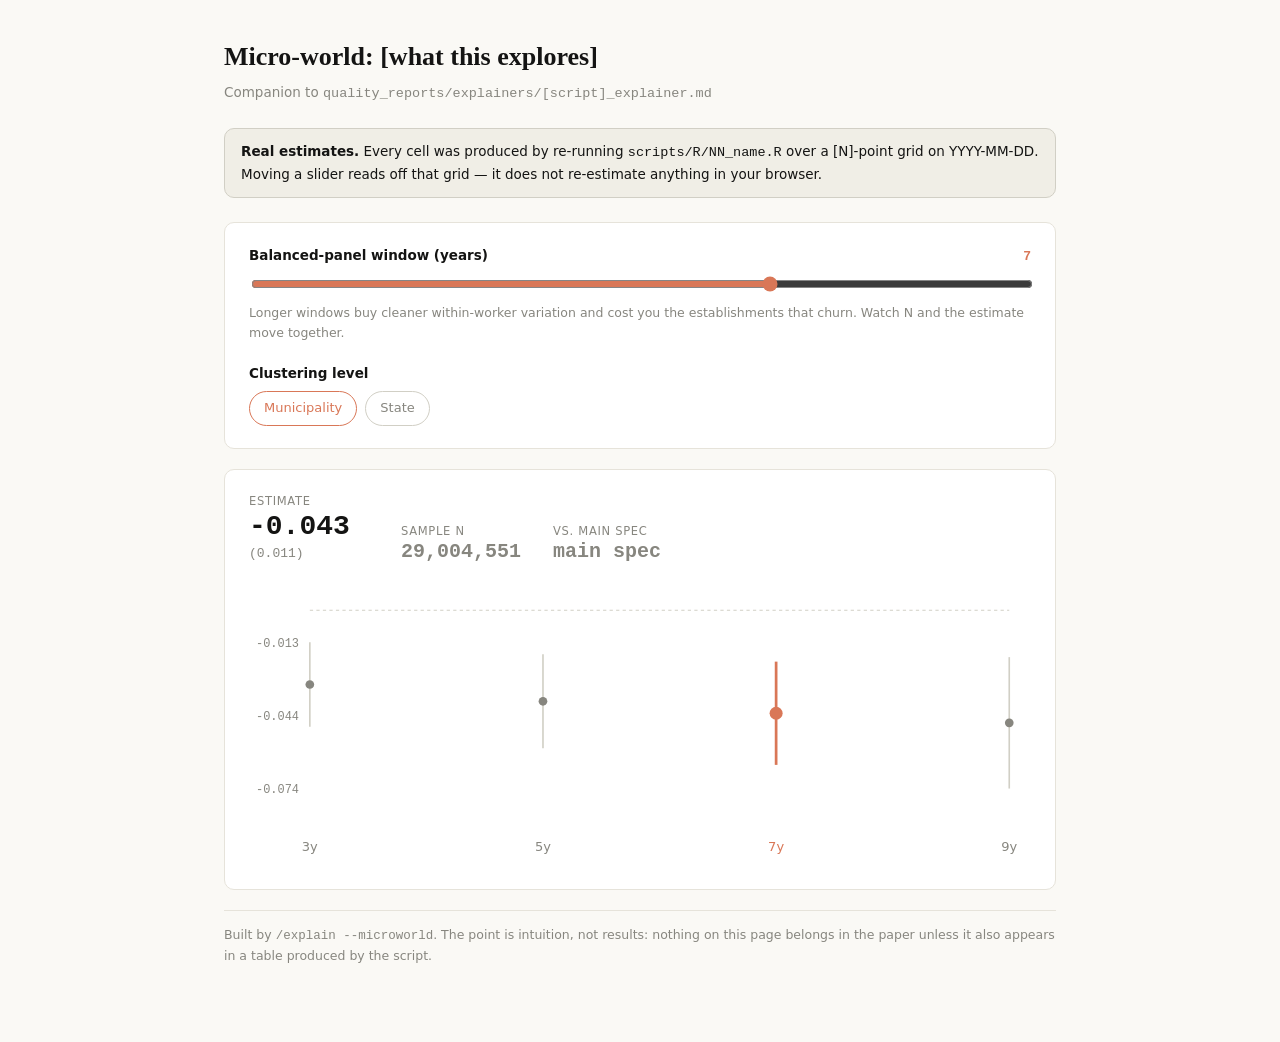
<file: .claude/skills/explain/templates/microworld.html>
<!DOCTYPE html>
<!--
  MICRO-WORLD SKELETON — clo-author /explain

  A micro-world is a small interactive world where the author turns the knobs that mattered
  in the analysis and watches the estimate move. Reading code gives you the what; this gives
  you the feel. Sliders, a live number, a plot. No build step, no CDN, one file.

  TWO HONEST MODES — declare which one in data-mode below, and the banner follows:

    data-mode="precomputed"  The analysis was re-run over the parameter grid and the results
                             are embedded in GRID below. Real estimates. Preferred.
    data-mode="illustrative" A toy DGP that shows the mechanism. NOT this paper's numbers.
                             The banner says so, loudly, and stays visible.

  Never ship an illustrative page that could be mistaken for results.

  TO USE: replace GRID, the PARAMS definitions, and the render() body. Delete this comment.
-->
<html lang="en" data-mode="precomputed">
<head>
<meta charset="utf-8">
<meta name="viewport" content="width=device-width, initial-scale=1">
<title>Micro-world: [script name]</title>
<style>
:root{
  --ivory:#faf9f5; --paper:#fff; --slate:#141413; --clay:#d97757; --clay-d:#b85c3e;
  --oat:#e3dacc; --g100:#f0eee6; --g200:#e6e3da; --g300:#d1cfc5; --g500:#87867f; --g700:#3d3d3a;
  --warn:#b8860b;
  --serif:ui-serif,Georgia,'Times New Roman',Times,serif;
  --sans:system-ui,-apple-system,'Segoe UI',Roboto,Helvetica,Arial,sans-serif;
  --mono:ui-monospace,'SF Mono',Menlo,Monaco,Consolas,monospace;
  --max-w:880px; --radius:10px;
}
@media (prefers-color-scheme:dark){
  :root:not([data-theme="light"]){
    --ivory:#1a1917; --paper:#222220; --slate:#e8e6e0; --g100:#2a2926; --g200:#333230;
    --g300:#4a4945; --g500:#9a998f; --g700:#c8c6be; --oat:#3d3830; --clay:#e0896a; --clay-d:#c97050;
  }
}
*{box-sizing:border-box}
body{margin:0;background:var(--ivory);color:var(--slate);font-family:var(--sans);
  font-size:15px;line-height:1.6}
.page{max-width:var(--max-w);margin:0 auto;padding:36px 24px 80px}
h1{font-family:var(--serif);font-size:26px;font-weight:600;margin:0 0 4px}
.sub{color:var(--g500);font-size:13.5px;margin:0 0 24px}
.banner{border-radius:var(--radius);padding:12px 16px;margin:0 0 24px;font-size:13.5px;
  border:1.5px solid var(--g300);background:var(--g100)}
.banner.illustrative{border-color:var(--warn);background:color-mix(in srgb,var(--warn) 12%,transparent)}
.banner strong{font-weight:650}
.panel{background:var(--paper);border:1px solid var(--g200);border-radius:var(--radius);
  padding:22px 24px;margin:0 0 20px}
.knob{margin:0 0 20px}
.knob:last-child{margin-bottom:0}
.knob label{display:flex;justify-content:space-between;align-items:baseline;
  font-size:13.5px;font-weight:550;margin:0 0 6px}
.knob .val{font-family:var(--mono);font-size:13px;color:var(--clay)}
.knob .hint{font-size:12.5px;color:var(--g500);font-weight:400;margin:4px 0 0}
input[type=range]{width:100%;accent-color:var(--clay);cursor:pointer}
.toggle{display:flex;gap:8px;flex-wrap:wrap}
.toggle button{font:inherit;font-size:13px;padding:6px 14px;border-radius:999px;cursor:pointer;
  border:1.5px solid var(--g300);background:transparent;color:var(--g500)}
.toggle button.on{border-color:var(--clay);color:var(--clay)}
.readout{display:flex;gap:32px;flex-wrap:wrap;align-items:flex-end}
.stat{min-width:120px}
.stat .k{font-size:11.5px;text-transform:uppercase;letter-spacing:.06em;color:var(--g500)}
.stat .v{font-family:var(--mono);font-size:28px;font-weight:600;line-height:1.2}
.stat .v.muted{color:var(--g500);font-size:20px}
.stat .se{font-family:var(--mono);font-size:13px;color:var(--g500)}
figure{margin:20px 0 0}
svg{width:100%;height:auto;display:block}
.note{font-size:12.5px;color:var(--g500);margin:20px 0 0;padding-top:14px;
  border-top:1px solid var(--g200)}
@media print{input,.toggle{display:none}}
</style>
</head>
<body>
<div class="page">

  <h1>Micro-world: [what this explores]</h1>
  <p class="sub">Companion to <code>quality_reports/explainers/[script]_explainer.md</code></p>

  <!-- Precomputed banner. Swap for the illustrative one below when data-mode="illustrative". -->
  <div class="banner">
    <strong>Real estimates.</strong> Every cell was produced by re-running
    <code>scripts/R/NN_name.R</code> over a [N]-point grid on YYYY-MM-DD. Moving a slider reads
    off that grid — it does not re-estimate anything in your browser.
  </div>
  <!--
  <div class="banner illustrative">
    <strong>Illustrative — simulated data.</strong> These are not this paper's estimates. The
    page shows how the mechanism behaves under a toy data-generating process. Do not cite a
    number from this page.
  </div>
  -->

  <div class="panel">
    <div class="knob">
      <label for="k1">Balanced-panel window (years)<span class="val" id="k1v">7</span></label>
      <input type="range" id="k1" min="3" max="9" step="1" value="7">
      <p class="hint">Longer windows buy cleaner within-worker variation and cost you the
        establishments that churn. Watch N and the estimate move together.</p>
    </div>

    <div class="knob">
      <label>Clustering level</label>
      <div class="toggle" id="k2">
        <button data-v="muni" class="on">Municipality</button>
        <button data-v="state">State</button>
      </div>
    </div>
  </div>

  <div class="panel">
    <div class="readout">
      <div class="stat">
        <div class="k">Estimate</div>
        <div class="v" id="beta">—</div>
        <div class="se" id="se">—</div>
      </div>
      <div class="stat">
        <div class="k">Sample N</div>
        <div class="v muted" id="n">—</div>
      </div>
      <div class="stat">
        <div class="k">vs. main spec</div>
        <div class="v muted" id="delta">—</div>
      </div>
    </div>

    <figure>
      <svg id="plot" viewBox="0 0 720 260" role="img"
           aria-label="Estimate and confidence interval across the parameter grid"></svg>
    </figure>
  </div>

  <p class="note">
    Built by <code>/explain --microworld</code>. The point is intuition, not results: nothing on
    this page belongs in the paper unless it also appears in a table produced by the script.
  </p>

</div>

<script>
// ---------------------------------------------------------------------------
// GRID — replace with real output. Emit this from the analysis script as JSON:
//   jsonlite::write_json(grid_results, "quality_reports/explainers/NN_grid.json")
// then paste it here so the page stays a single self-contained file.
// Key convention: "<param1>|<param2>" -> {b, se, n}
// ---------------------------------------------------------------------------
const GRID = {
  "3|muni":  {b:-0.031, se:0.009, n:35442880},
  "5|muni":  {b:-0.038, se:0.010, n:32118904},
  "7|muni":  {b:-0.043, se:0.011, n:29004551},
  "9|muni":  {b:-0.047, se:0.014, n:24880112},
  "3|state": {b:-0.031, se:0.017, n:35442880},
  "5|state": {b:-0.038, se:0.018, n:32118904},
  "7|state": {b:-0.043, se:0.019, n:29004551},
  "9|state": {b:-0.047, se:0.023, n:24880112}
};
const MAIN = "7|muni";          // the specification the paper actually reports
const K1_STEPS = [3,5,7,9];     // grid points for the slider (snap to these)

const $ = id => document.getElementById(id);
let k1 = 7, k2 = "muni";

const fmtN = n => n.toLocaleString("en-US");
const nearest = v => K1_STEPS.reduce((a,b) => Math.abs(b-v) < Math.abs(a-v) ? b : a);

function render(){
  const cell = GRID[`${k1}|${k2}`];
  $("k1v").textContent = k1;
  if(!cell){ $("beta").textContent = "—"; return; }

  $("beta").textContent = cell.b.toFixed(3);
  $("se").textContent   = `(${cell.se.toFixed(3)})`;
  $("n").textContent    = fmtN(cell.n);

  const main = GRID[MAIN];
  const pct  = 100 * (cell.b - main.b) / Math.abs(main.b);
  $("delta").textContent = (`${k1}|${k2}` === MAIN)
    ? "main spec"
    : `${pct > 0 ? "+" : ""}${pct.toFixed(0)}%`;

  drawPlot();
}

function drawPlot(){
  const svg = $("plot"), W = 720, H = 260, P = {t:20,r:20,b:38,l:56};
  const cells = K1_STEPS.map(s => ({s, ...GRID[`${s}|${k2}`]})).filter(d => d.b !== undefined);
  const lo = Math.min(...cells.map(d => d.b - 1.96*d.se));
  const hi = Math.max(...cells.map(d => d.b + 1.96*d.se));
  const pad = (hi - lo) * 0.25 || 0.01;
  const y = v => P.t + (H-P.t-P.b) * (1 - (v - (lo-pad)) / ((hi+pad) - (lo-pad)));
  const x = i => P.l + (W-P.l-P.r) * (cells.length===1 ? 0.5 : i/(cells.length-1));
  const css = k => getComputedStyle(document.documentElement).getPropertyValue(k).trim();

  let out = `<line x1="${P.l}" x2="${W-P.r}" y1="${y(0)}" y2="${y(0)}"
    stroke="${css('--g300')}" stroke-dasharray="3 3"/>`;
  cells.forEach((d,i) => {
    const sel = d.s === k1;
    out += `<line x1="${x(i)}" x2="${x(i)}" y1="${y(d.b-1.96*d.se)}" y2="${y(d.b+1.96*d.se)}"
      stroke="${sel?css('--clay'):css('--g300')}" stroke-width="${sel?2.5:1.5}"/>`;
    out += `<circle cx="${x(i)}" cy="${y(d.b)}" r="${sel?6:4}"
      fill="${sel?css('--clay'):css('--g500')}"/>`;
    out += `<text x="${x(i)}" y="${H-14}" text-anchor="middle" font-size="12"
      fill="${sel?css('--clay'):css('--g500')}" font-family="${css('--sans')}">${d.s}y</text>`;
  });
  [lo, (lo+hi)/2, hi].forEach(v => {
    out += `<text x="${P.l-10}" y="${y(v)+4}" text-anchor="end" font-size="11"
      fill="${css('--g500')}" font-family="${css('--mono')}">${v.toFixed(3)}</text>`;
  });
  svg.innerHTML = out;
}

$("k1").addEventListener("input", e => { k1 = nearest(+e.target.value); render(); });
$("k2").addEventListener("click", e => {
  const btn = e.target.closest("button"); if(!btn) return;
  [...$("k2").children].forEach(b => b.classList.toggle("on", b === btn));
  k2 = btn.dataset.v; render();
});
matchMedia("(prefers-color-scheme:dark)").addEventListener("change", drawPlot);
render();
</script>
</body>
</html>
</file>
<file: docs/site_libs/quarto-html/tippy.css>
.tippy-box[data-animation=fade][data-state=hidden]{opacity:0}[data-tippy-root]{max-width:calc(100vw - 10px)}.tippy-box{position:relative;background-color:#333;color:#fff;border-radius:4px;font-size:14px;line-height:1.4;white-space:normal;outline:0;transition-property:transform,visibility,opacity}.tippy-box[data-placement^=top]>.tippy-arrow{bottom:0}.tippy-box[data-placement^=top]>.tippy-arrow:before{bottom:-7px;left:0;border-width:8px 8px 0;border-top-color:initial;transform-origin:center top}.tippy-box[data-placement^=bottom]>.tippy-arrow{top:0}.tippy-box[data-placement^=bottom]>.tippy-arrow:before{top:-7px;left:0;border-width:0 8px 8px;border-bottom-color:initial;transform-origin:center bottom}.tippy-box[data-placement^=left]>.tippy-arrow{right:0}.tippy-box[data-placement^=left]>.tippy-arrow:before{border-width:8px 0 8px 8px;border-left-color:initial;right:-7px;transform-origin:center left}.tippy-box[data-placement^=right]>.tippy-arrow{left:0}.tippy-box[data-placement^=right]>.tippy-arrow:before{left:-7px;border-width:8px 8px 8px 0;border-right-color:initial;transform-origin:center right}.tippy-box[data-inertia][data-state=visible]{transition-timing-function:cubic-bezier(.54,1.5,.38,1.11)}.tippy-arrow{width:16px;height:16px;color:#333}.tippy-arrow:before{content:"";position:absolute;border-color:transparent;border-style:solid}.tippy-content{position:relative;padding:5px 9px;z-index:1}
</file>
<file: docs/site_libs/quarto-html/quarto-syntax-highlighting-bb133401eb1928132202f6efeefbc5fe.css>
/* quarto syntax highlight colors */
:root {
  --quarto-hl-ot-color: #003B4F;
  --quarto-hl-at-color: #657422;
  --quarto-hl-ss-color: #20794D;
  --quarto-hl-an-color: #5E5E5E;
  --quarto-hl-fu-color: #4758AB;
  --quarto-hl-st-color: #20794D;
  --quarto-hl-cf-color: #003B4F;
  --quarto-hl-op-color: #5E5E5E;
  --quarto-hl-er-color: #AD0000;
  --quarto-hl-bn-color: #AD0000;
  --quarto-hl-al-color: #AD0000;
  --quarto-hl-va-color: #111111;
  --quarto-hl-bu-color: inherit;
  --quarto-hl-ex-color: inherit;
  --quarto-hl-pp-color: #AD0000;
  --quarto-hl-in-color: #5E5E5E;
  --quarto-hl-vs-color: #20794D;
  --quarto-hl-wa-color: #5E5E5E;
  --quarto-hl-do-color: #5E5E5E;
  --quarto-hl-im-color: #00769E;
  --quarto-hl-ch-color: #20794D;
  --quarto-hl-dt-color: #AD0000;
  --quarto-hl-fl-color: #AD0000;
  --quarto-hl-co-color: #5E5E5E;
  --quarto-hl-cv-color: #5E5E5E;
  --quarto-hl-cn-color: #8f5902;
  --quarto-hl-sc-color: #5E5E5E;
  --quarto-hl-dv-color: #AD0000;
  --quarto-hl-kw-color: #003B4F;
}

/* other quarto variables */
:root {
  --quarto-font-monospace: ui-monospace, "SF Mono", Menlo, Monaco, Consolas, monospace;
}

/* syntax highlight based on Pandoc's rules */
pre > code.sourceCode > span {
  color: #003B4F;
}

code.sourceCode > span {
  color: #003B4F;
}

div.sourceCode,
div.sourceCode pre.sourceCode {
  color: #003B4F;
}

/* Normal */
code span {
  color: #003B4F;
}

/* Alert */
code span.al {
  color: #AD0000;
  font-style: inherit;
}

/* Annotation */
code span.an {
  color: #5E5E5E;
  font-style: inherit;
}

/* Attribute */
code span.at {
  color: #657422;
  font-style: inherit;
}

/* BaseN */
code span.bn {
  color: #AD0000;
  font-style: inherit;
}

/* BuiltIn */
code span.bu {
  font-style: inherit;
}

/* ControlFlow */
code span.cf {
  color: #003B4F;
  font-weight: bold;
  font-style: inherit;
}

/* Char */
code span.ch {
  color: #20794D;
  font-style: inherit;
}

/* Constant */
code span.cn {
  color: #8f5902;
  font-style: inherit;
}

/* Comment */
code span.co {
  color: #5E5E5E;
  font-style: inherit;
}

/* CommentVar */
code span.cv {
  color: #5E5E5E;
  font-style: italic;
}

/* Documentation */
code span.do {
  color: #5E5E5E;
  font-style: italic;
}

/* DataType */
code span.dt {
  color: #AD0000;
  font-style: inherit;
}

/* DecVal */
code span.dv {
  color: #AD0000;
  font-style: inherit;
}

/* Error */
code span.er {
  color: #AD0000;
  font-style: inherit;
}

/* Extension */
code span.ex {
  font-style: inherit;
}

/* Float */
code span.fl {
  color: #AD0000;
  font-style: inherit;
}

/* Function */
code span.fu {
  color: #4758AB;
  font-style: inherit;
}

/* Import */
code span.im {
  color: #00769E;
  font-style: inherit;
}

/* Information */
code span.in {
  color: #5E5E5E;
  font-style: inherit;
}

/* Keyword */
code span.kw {
  color: #003B4F;
  font-weight: bold;
  font-style: inherit;
}

/* Operator */
code span.op {
  color: #5E5E5E;
  font-style: inherit;
}

/* Other */
code span.ot {
  color: #003B4F;
  font-style: inherit;
}

/* Preprocessor */
code span.pp {
  color: #AD0000;
  font-style: inherit;
}

/* SpecialChar */
code span.sc {
  color: #5E5E5E;
  font-style: inherit;
}

/* SpecialString */
code span.ss {
  color: #20794D;
  font-style: inherit;
}

/* String */
code span.st {
  color: #20794D;
  font-style: inherit;
}

/* Variable */
code span.va {
  color: #111111;
  font-style: inherit;
}

/* VerbatimString */
code span.vs {
  color: #20794D;
  font-style: inherit;
}

/* Warning */
code span.wa {
  color: #5E5E5E;
  font-style: italic;
}

.prevent-inlining {
  content: "</";
}

/*# sourceMappingURL=02e9045eecdeb851ae0601df14cbd0ed.css.map */
</file>
<file: docs/site_libs/quarto-html/quarto-syntax-highlighting-dark-fdd259eaf9296a602f9f2594b91304b4.css>
/* quarto syntax highlight colors */
:root {
  --quarto-hl-al-color: #f07178;
  --quarto-hl-an-color: #d4d0ab;
  --quarto-hl-at-color: #00e0e0;
  --quarto-hl-bn-color: #d4d0ab;
  --quarto-hl-bu-color: #abe338;
  --quarto-hl-ch-color: #abe338;
  --quarto-hl-co-color: #f8f8f2;
  --quarto-hl-cv-color: #ffd700;
  --quarto-hl-cn-color: #ffd700;
  --quarto-hl-cf-color: #ffa07a;
  --quarto-hl-dt-color: #ffa07a;
  --quarto-hl-dv-color: #d4d0ab;
  --quarto-hl-do-color: #f8f8f2;
  --quarto-hl-er-color: #f07178;
  --quarto-hl-ex-color: #00e0e0;
  --quarto-hl-fl-color: #d4d0ab;
  --quarto-hl-fu-color: #ffa07a;
  --quarto-hl-im-color: #abe338;
  --quarto-hl-in-color: #d4d0ab;
  --quarto-hl-kw-color: #ffa07a;
  --quarto-hl-op-color: #ffa07a;
  --quarto-hl-ot-color: #00e0e0;
  --quarto-hl-pp-color: #dcc6e0;
  --quarto-hl-re-color: #00e0e0;
  --quarto-hl-sc-color: #abe338;
  --quarto-hl-ss-color: #abe338;
  --quarto-hl-st-color: #abe338;
  --quarto-hl-va-color: #00e0e0;
  --quarto-hl-vs-color: #abe338;
  --quarto-hl-wa-color: #dcc6e0;
}

/* other quarto variables */
:root {
  --quarto-font-monospace: ui-monospace, "SF Mono", Menlo, Monaco, Consolas, monospace;
}

/* syntax highlight based on Pandoc's rules */
pre > code.sourceCode > span {
  color: #f8f8f2;
}

code.sourceCode > span {
  color: #f8f8f2;
}

div.sourceCode,
div.sourceCode pre.sourceCode {
  color: #f8f8f2;
}

/* Normal */
code span {
  color: #f8f8f2;
}

/* Alert */
code span.al {
  color: #f07178;
}

/* Annotation */
code span.an {
  color: #d4d0ab;
}

/* Attribute */
code span.at {
  color: #00e0e0;
}

/* BaseN */
code span.bn {
  color: #d4d0ab;
}

/* BuiltIn */
code span.bu {
  color: #abe338;
}

/* ControlFlow */
code span.cf {
  font-weight: bold;
  color: #ffa07a;
}

/* Char */
code span.ch {
  color: #abe338;
}

/* Constant */
code span.cn {
  color: #ffd700;
}

/* Comment */
code span.co {
  font-style: italic;
  color: #f8f8f2;
}

/* CommentVar */
code span.cv {
  color: #ffd700;
}

/* Documentation */
code span.do {
  color: #f8f8f2;
}

/* DataType */
code span.dt {
  color: #ffa07a;
}

/* DecVal */
code span.dv {
  color: #d4d0ab;
}

/* Error */
code span.er {
  color: #f07178;
  text-decoration: underline;
}

/* Extension */
code span.ex {
  font-weight: bold;
  color: #00e0e0;
}

/* Float */
code span.fl {
  color: #d4d0ab;
}

/* Function */
code span.fu {
  color: #ffa07a;
}

/* Import */
code span.im {
  color: #abe338;
}

/* Information */
code span.in {
  color: #d4d0ab;
}

/* Keyword */
code span.kw {
  font-weight: bold;
  color: #ffa07a;
}

/* Operator */
code span.op {
  color: #ffa07a;
}

/* Other */
code span.ot {
  color: #00e0e0;
}

/* Preprocessor */
code span.pp {
  color: #dcc6e0;
}

/* RegionMarker */
code span.re {
  background-color: #f8f8f2;
  color: #00e0e0;
}

/* SpecialChar */
code span.sc {
  color: #abe338;
}

/* SpecialString */
code span.ss {
  color: #abe338;
}

/* String */
code span.st {
  color: #abe338;
}

/* Variable */
code span.va {
  color: #00e0e0;
}

/* VerbatimString */
code span.vs {
  color: #abe338;
}

/* Warning */
code span.wa {
  color: #dcc6e0;
}

.prevent-inlining {
  content: "</";
}

/*# sourceMappingURL=6b9f81e0b933b3d49fdf0e992f6ef556.css.map */
</file>
<file: docs/site_libs/quarto-diagram/mermaid.css>
.mermaidTooltip {
  position: absolute;
  text-align: center;
  max-width: 200px;
  padding: 2px;
  font-family: "trebuchet ms", verdana, arial;
  font-size: 12px;
  background: #ffffde;
  border: 1px solid #aaaa33;
  border-radius: 2px;
  pointer-events: none;
  z-index: 1000;
}
</file>
<file: templates/html/base/styles.css>
/* cc-research-assistant — Project Dashboard Design System
   Palette inspired by thariqs.github.io/html-effectiveness */

:root {
  --ivory: #faf9f5;
  --paper: #ffffff;
  --slate: #141413;
  --clay: #d97757;
  --clay-d: #b85c3e;
  --oat: #e3dacc;
  --olive: #788c5d;
  --g100: #f0eee6;
  --g200: #e6e3da;
  --g300: #d1cfc5;
  --g500: #87867f;
  --g700: #3d3d3a;
  --accept: #4d7c5a;
  --minor-rev: #b8860b;
  --major-rev: #c0623a;
  --reject: #b33d3d;
  --pass: #4d7c5a;
  --warn: #b8860b;
  --fail: #b33d3d;
  --serif: ui-serif, Georgia, 'Times New Roman', Times, serif;
  --sans: system-ui, -apple-system, 'Segoe UI', Roboto, Helvetica, Arial, sans-serif;
  --mono: ui-monospace, 'SF Mono', Menlo, Monaco, Consolas, monospace;
  --max-w: 880px;
  --radius: 10px;
}

@media (prefers-color-scheme: dark) {
  :root {
    --ivory: #1a1917;
    --paper: #222220;
    --slate: #e8e6e0;
    --g100: #2a2926;
    --g200: #333230;
    --g300: #4a4945;
    --g500: #9a998f;
    --g700: #c8c6be;
    --oat: #3d3830;
    --clay: #e0896a;
    --clay-d: #c97050;
  }
}
html.dark {
  --ivory: #1a1917;
  --paper: #222220;
  --slate: #e8e6e0;
  --g100: #2a2926;
  --g200: #333230;
  --g300: #4a4945;
  --g500: #9a998f;
  --g700: #c8c6be;
  --oat: #3d3830;
  --clay: #e0896a;
  --clay-d: #c97050;
}

*, *::before, *::after { box-sizing: border-box; margin: 0; padding: 0; }

body {
  font-family: var(--sans);
  font-size: 15px;
  line-height: 1.55;
  color: var(--g700);
  background: var(--ivory);
  -webkit-font-smoothing: antialiased;
}

.page {
  max-width: var(--max-w);
  margin: 0 auto;
  padding: 60px 32px 120px;
}

h1 {
  font-family: var(--serif);
  font-size: clamp(28px, 4vw, 42px);
  font-weight: 500;
  color: var(--slate);
  line-height: 1.12;
  letter-spacing: -0.018em;
  margin-bottom: 4px;
}

h2 {
  font-family: var(--serif);
  font-size: 22px;
  font-weight: 500;
  color: var(--slate);
  letter-spacing: -0.012em;
  margin-bottom: 16px;
  padding-bottom: 10px;
  border-bottom: 1.5px solid var(--g300);
}

h3 {
  font-family: var(--sans);
  font-size: 14px;
  font-weight: 600;
  text-transform: uppercase;
  letter-spacing: 0.06em;
  color: var(--g500);
  margin-top: 24px;
  margin-bottom: 12px;
}

p { margin-bottom: 12px; }

a { color: var(--clay); text-decoration: none; }
a:hover { text-decoration: underline; text-underline-offset: 2px; text-decoration-color: var(--oat); }

/* Section spacing */
section {
  margin-top: 56px;
  scroll-margin-top: 24px;
}

/* Eyebrow label */
.eyebrow {
  font-family: var(--mono);
  font-size: 11px;
  font-weight: 600;
  letter-spacing: 0.12em;
  text-transform: uppercase;
  color: var(--g500);
  display: flex;
  align-items: center;
  gap: 10px;
  margin-bottom: 6px;
}
.eyebrow::before {
  content: '';
  display: block;
  width: 20px;
  height: 1.5px;
  background: var(--clay);
}

/* Pills / Badges */
.pill {
  display: inline-block;
  font-family: var(--mono);
  font-size: 10.5px;
  font-weight: 600;
  padding: 3px 10px;
  border-radius: 999px;
  letter-spacing: 0.04em;
  text-transform: uppercase;
  line-height: 1.5;
  white-space: nowrap;
  border: 1.5px solid transparent;
}
.pill-accept  { background: #e8f5e9; color: #2e5e3a; border-color: #c3e6cb; }
.pill-minor   { background: #fef8e1; color: #7a6514; border-color: #f5e6a3; }
.pill-major   { background: #fdecd7; color: #8b4a2b; border-color: #f5c9a0; }
.pill-reject  { background: #fce4e4; color: #8b2d2d; border-color: #f5b0b0; }
.pill-pass    { background: #e8f5e9; color: #2e5e3a; border-color: #c3e6cb; }
.pill-warn    { background: #fef8e1; color: #7a6514; border-color: #f5e6a3; }
.pill-fail    { background: #fce4e4; color: #8b2d2d; border-color: #f5b0b0; }
.pill-neutral { background: var(--g100); color: var(--g500); border-color: var(--g200); }
.pill-accent  { background: #fdecd7; color: var(--clay-d); border-color: var(--oat); }
.pill-r       { background: #dbeafe; color: #2c5282; border-color: #bee3f8; }
.pill-python  { background: #fef8e1; color: #7a6514; border-color: #f5e6a3; }
.pill-julia   { background: #ede9fe; color: #5b21b6; border-color: #ddd6fe; }

html.dark .pill-accept,
html.dark .pill-pass  { background: #1a3324; color: #86d89e; border-color: #2e5e3a; }
html.dark .pill-minor,
html.dark .pill-warn  { background: #3a3010; color: #e8d27a; border-color: #7a6514; }
html.dark .pill-major { background: #3d2a1a; color: #e8a87a; border-color: #8b4a2b; }
html.dark .pill-reject,
html.dark .pill-fail  { background: #3d1a1a; color: #e89a9a; border-color: #8b2d2d; }
html.dark .pill-neutral { background: var(--g200); color: var(--g500); border-color: var(--g300); }
html.dark .pill-accent  { background: #3d2a1a; color: var(--clay); border-color: #5a3a28; }

@media (prefers-color-scheme: dark) {
  .pill-accept, .pill-pass  { background: #1a3324; color: #86d89e; border-color: #2e5e3a; }
  .pill-minor, .pill-warn   { background: #3a3010; color: #e8d27a; border-color: #7a6514; }
  .pill-major  { background: #3d2a1a; color: #e8a87a; border-color: #8b4a2b; }
  .pill-reject, .pill-fail  { background: #3d1a1a; color: #e89a9a; border-color: #8b2d2d; }
  .pill-neutral { background: var(--g200); color: var(--g500); border-color: var(--g300); }
  .pill-accent  { background: #3d2a1a; color: var(--clay); border-color: #5a3a28; }
}

/* Score Bars */
.score-bar-track {
  width: 100%;
  height: 6px;
  background: var(--g100);
  border-radius: 3px;
  overflow: hidden;
}
.score-bar-fill {
  height: 100%;
  border-radius: 3px;
  transition: width 0.4s ease;
}

/* Cards */
.card {
  background: var(--paper);
  border: 1.5px solid var(--g300);
  border-radius: var(--radius);
  padding: 18px 22px;
  margin-bottom: 14px;
  transition: transform 0.15s, box-shadow 0.15s;
}
.card:hover {
  transform: translateY(-1px);
  box-shadow: 0 6px 20px rgba(20, 20, 19, 0.06);
}

a.card-link {
  display: block;
  text-decoration: none;
  color: inherit;
  border-radius: var(--radius);
  transition: transform 0.15s, box-shadow 0.15s, border-color 0.15s;
}
a.card-link .card { margin-bottom: 0; cursor: pointer; }
a.card-link:hover { text-decoration: none; }
a.card-link:hover .card {
  transform: translateY(-3px);
  box-shadow: 0 10px 30px rgba(20, 20, 19, 0.10);
  border-color: var(--slate);
}
a.card-link .card::after {
  content: '→';
  position: absolute;
  right: 18px;
  top: 50%;
  transform: translateY(-50%);
  color: var(--g300);
  font-size: 16px;
  transition: color 0.12s, right 0.12s;
}
a.card-link:hover .card::after {
  color: var(--clay);
  right: 14px;
}
a.card-link .card { position: relative; padding-right: 40px; }
.card-bordered-left { border-left: 3px solid var(--clay); }
.card-red    { border-left-color: var(--reject); }
.card-amber  { border-left-color: var(--minor-rev); }
.card-green  { border-left-color: var(--accept); }
.card-orange { border-left-color: var(--major-rev); }

/* Collapsibles */
.collapsible-header {
  display: flex;
  align-items: center;
  cursor: pointer;
  user-select: none;
  gap: 8px;
  padding: 8px 0;
  font-weight: 500;
  font-size: 14px;
  color: var(--slate);
}
.collapsible-header::before {
  content: '\25B6';
  font-size: 9px;
  transition: transform 0.2s ease;
  color: var(--g500);
}
.collapsible-header.open::before { transform: rotate(90deg); }
.collapsible-body { display: none; padding: 4px 0 12px 22px; }
.collapsible-body.open { display: block; }

/* Tabs */
.tab-bar {
  display: flex;
  gap: 0;
  border-bottom: 1.5px solid var(--g300);
  margin-bottom: 28px;
  overflow-x: auto;
}
.tab {
  padding: 10px 20px;
  font-family: var(--sans);
  font-size: 13px;
  font-weight: 500;
  color: var(--g500);
  background: none;
  border: none;
  border-bottom: 2px solid transparent;
  margin-bottom: -1.5px;
  cursor: pointer;
  white-space: nowrap;
  transition: color 0.12s, border-color 0.12s;
}
.tab:hover { color: var(--slate); }
.tab.active { color: var(--clay); border-bottom-color: var(--clay); font-weight: 600; }
.tab-content { display: none; }
.tab-content.active { display: block; }

/* Status Indicators */
.status-dot {
  display: inline-block;
  width: 8px;
  height: 8px;
  border-radius: 50%;
  margin-right: 6px;
}
.status-dot-pass { background: var(--pass); }
.status-dot-warn { background: var(--warn); }
.status-dot-fail { background: var(--fail); }
.status-dot-neutral { background: var(--g500); }

/* Grids */
.grid-2 { display: grid; grid-template-columns: 1fr 1fr; gap: 14px; }
.grid-3 { display: grid; grid-template-columns: 1fr 1fr 1fr; gap: 14px; }
@media (max-width: 640px) { .grid-2, .grid-3 { grid-template-columns: 1fr; } }

/* Stats Row — hero numbers */
.stats-row {
  display: flex;
  gap: 0;
  margin: 24px 0 0;
}
.stat-card {
  flex: 1;
  text-align: center;
  padding: 16px 8px;
  border-right: 1.5px solid var(--g200);
}
.stat-card:last-child { border-right: none; }
.stat-number {
  font-family: var(--mono);
  font-size: 26px;
  font-weight: 600;
  color: var(--slate);
  line-height: 1;
}
.stat-label {
  font-size: 11px;
  font-weight: 500;
  color: var(--g500);
  text-transform: uppercase;
  letter-spacing: 0.08em;
  margin-top: 4px;
}

/* Tables */
.report-table {
  width: 100%;
  border-collapse: collapse;
  font-size: 13.5px;
  margin: 12px 0;
}
.report-table th {
  text-align: left;
  font-family: var(--mono);
  font-weight: 600;
  padding: 8px 12px;
  border-bottom: 1.5px solid var(--g300);
  font-size: 10px;
  color: var(--g500);
  text-transform: uppercase;
  letter-spacing: 0.08em;
}
.report-table td {
  padding: 10px 12px;
  border-bottom: 1px solid var(--g100);
  vertical-align: top;
}
.report-table tr:last-child td { border-bottom: none; }

/* Timeline */
.timeline { position: relative; padding-left: 28px; margin-top: 8px; }
.timeline::before {
  content: '';
  position: absolute;
  left: 4px;
  top: 8px;
  bottom: 8px;
  width: 1.5px;
  background: var(--g200);
}
.timeline-item {
  position: relative;
  margin-bottom: 20px;
  padding-left: 16px;
}
.timeline-item::before {
  content: '';
  position: absolute;
  left: -28px;
  top: 6px;
  width: 10px;
  height: 10px;
  border-radius: 50%;
  background: var(--paper);
  border: 2px solid var(--clay);
}
.timeline-date {
  font-family: var(--mono);
  font-size: 11px;
  color: var(--g500);
  letter-spacing: 0.02em;
}
.timeline-title {
  font-family: var(--serif);
  font-size: 15px;
  font-weight: 500;
  color: var(--slate);
  margin: 2px 0 4px;
}

/* Score Gauge */
.score-gauge {
  display: flex;
  flex-direction: column;
  align-items: center;
  padding: 28px 0;
}
.score-gauge-number {
  font-family: var(--mono);
  font-size: 56px;
  font-weight: 700;
  line-height: 1;
  letter-spacing: -0.02em;
}
.score-gauge-label {
  font-family: var(--mono);
  font-size: 11px;
  color: var(--g500);
  text-transform: uppercase;
  letter-spacing: 0.08em;
  margin-top: 8px;
}

/* Gate Indicators */
.gate-row {
  display: flex;
  align-items: center;
  gap: 12px;
  padding: 6px 0;
  font-size: 13px;
}
.gate-label {
  width: 110px;
  font-family: var(--mono);
  font-size: 12px;
  font-weight: 500;
  color: var(--g700);
}
.gate-track {
  flex: 1;
  height: 18px;
  background: var(--g100);
  border-radius: 4px;
  position: relative;
  overflow: hidden;
}
.gate-fill {
  height: 100%;
  border-radius: 4px;
  transition: width 0.4s ease;
}
.gate-threshold {
  position: absolute;
  top: 0;
  bottom: 0;
  width: 2px;
  background: var(--slate);
  opacity: 0.2;
}
.gate-value {
  font-family: var(--mono);
  font-size: 13px;
  font-weight: 600;
  width: 45px;
  text-align: right;
  color: var(--slate);
}

/* Nav Bar — pill-shaped links */
.nav-bar {
  display: flex;
  flex-wrap: nowrap;
  overflow-x: auto;
  scrollbar-width: none;
  -ms-overflow-style: none;
  gap: 8px;
  padding: 24px 0;
}
.nav-bar::-webkit-scrollbar { display: none; }
.nav-link {
  font-size: 12.5px;
  font-weight: 500;
  padding: 7px 16px;
  border: 1.5px solid var(--g300);
  border-radius: 999px;
  color: var(--g700);
  text-decoration: none;
  transition: border-color 0.12s, color 0.12s;
}
.nav-link:hover {
  border-color: var(--slate);
  color: var(--slate);
  text-decoration: none;
}

/* Toolbar */
.toolbar {
  display: flex;
  gap: 8px;
}
.toolbar-btn {
  font-family: var(--mono);
  font-size: 11px;
  padding: 6px 14px;
  border-radius: 999px;
  border: 1.5px solid var(--g300);
  background: var(--paper);
  color: var(--g500);
  cursor: pointer;
  letter-spacing: 0.04em;
  transition: border-color 0.12s, color 0.12s;
}
.toolbar-btn:hover { border-color: var(--slate); color: var(--slate); }

/* Filter Bar */
.filter-bar {
  display: flex;
  gap: 8px;
  flex-wrap: wrap;
  align-items: center;
  padding: 12px 0;
  margin-bottom: 16px;
}
.filter-btn {
  font-family: var(--mono);
  font-size: 11px;
  padding: 6px 14px;
  border-radius: 999px;
  border: 1.5px solid var(--g300);
  background: var(--paper);
  color: var(--g500);
  cursor: pointer;
  transition: all 0.12s;
}
.filter-btn.active {
  background: var(--clay);
  color: white;
  border-color: var(--clay);
}
.filter-search {
  flex: 1;
  min-width: 180px;
  padding: 7px 14px;
  border: 1.5px solid var(--g300);
  border-radius: var(--radius);
  background: var(--paper);
  color: var(--slate);
  font-size: 13px;
  font-family: var(--sans);
}
.filter-search::placeholder { color: var(--g500); }

/* Progress Track */
.progress-track {
  width: 100%;
  height: 5px;
  background: var(--g100);
  border-radius: 3px;
  overflow: hidden;
  margin: 8px 0;
}
.progress-fill {
  height: 100%;
  border-radius: 3px;
  background: var(--clay);
  transition: width 0.4s;
}

/* Empty State */
.empty-state {
  padding: 32px 24px;
  text-align: center;
  color: var(--g500);
  font-size: 14px;
  line-height: 1.6;
  background: var(--g100);
  border-radius: var(--radius);
}
.empty-state code {
  font-family: var(--mono);
  font-size: 12px;
  background: var(--g200);
  padding: 2px 6px;
  border-radius: 4px;
}

/* Alert Banner */
.alert {
  padding: 14px 18px;
  border-radius: var(--radius);
  font-size: 13.5px;
  margin-bottom: 16px;
  border: 1.5px solid;
}
.alert-danger  { background: #fce4e4; color: #8b2d2d; border-color: #f5b0b0; }
.alert-warning { background: #fef8e1; color: #7a6514; border-color: #f5e6a3; }
.alert-success { background: #e8f5e9; color: #2e5e3a; border-color: #c3e6cb; }
.alert-info    { background: #fdecd7; color: var(--clay-d); border-color: var(--oat); }

html.dark .alert-danger  { background: #3d1a1a; color: #e89a9a; border-color: #5a2a2a; }
html.dark .alert-warning { background: #3a3010; color: #e8d27a; border-color: #5a4a18; }
html.dark .alert-success { background: #1a3324; color: #86d89e; border-color: #2e5e3a; }
html.dark .alert-info    { background: #3d2a1a; color: var(--clay); border-color: #5a3a28; }

@media (prefers-color-scheme: dark) {
  .alert-danger  { background: #3d1a1a; color: #e89a9a; border-color: #5a2a2a; }
  .alert-warning { background: #3a3010; color: #e8d27a; border-color: #5a4a18; }
  .alert-success { background: #1a3324; color: #86d89e; border-color: #2e5e3a; }
  .alert-info    { background: #3d2a1a; color: var(--clay); border-color: #5a3a28; }
}

/* Pipeline */
.pipeline-flow {
  display: flex;
  align-items: stretch;
  gap: 0;
  margin: 12px 0;
  flex-wrap: wrap;
}
.pipeline-source, .pipeline-output {
  flex: 1;
  min-width: 180px;
  padding: 12px;
  border: 1.5px solid var(--g300);
  border-radius: 8px;
  background: var(--paper);
}
.pipeline-source { border-left: 3px solid var(--clay); }
.pipeline-output { border-left: 3px solid var(--accept); }
.pipeline-arrow {
  display: flex;
  align-items: center;
  padding: 0 12px;
  font-size: 20px;
  color: var(--g400);
  font-weight: 600;
}
@media (max-width: 640px) {
  .pipeline-flow { flex-direction: column; }
  .pipeline-arrow { transform: rotate(90deg); justify-content: center; padding: 8px 0; }
}

/* Copy Button */
.copy-btn {
  font-family: var(--mono);
  font-size: 10px;
  padding: 3px 8px;
  border: 1.5px solid var(--g300);
  border-radius: 999px;
  background: var(--paper);
  color: var(--g500);
  cursor: pointer;
  transition: all 0.12s;
}
.copy-btn:hover { border-color: var(--clay); color: var(--clay); }
.copy-btn.copied { border-color: var(--accept); color: var(--accept); }

/* Utility */
.muted { color: var(--g500); }
.small { font-size: 13px; }
.mono { font-family: var(--mono); font-size: 12px; }
.mt-0 { margin-top: 0; }
.mt-1 { margin-top: 8px; }
.mt-2 { margin-top: 16px; }
.mb-0 { margin-bottom: 0; }
.mb-1 { margin-bottom: 8px; }
.flex { display: flex; }
.flex-between { display: flex; justify-content: space-between; align-items: center; }
.flex-baseline { display: flex; align-items: baseline; }
.gap-1 { gap: 8px; }
.gap-2 { gap: 16px; }
.text-right { text-align: right; }
.hidden { display: none; }
.serif { font-family: var(--serif); }

/* Generated footer */
.generated-footer {
  margin-top: 80px;
  padding-top: 28px;
  border-top: 1.5px solid var(--g300);
  font-size: 12px;
  color: var(--g500);
  text-align: center;
}

/* Print */
@media print {
  body { font-size: 11pt; background: white; color: #333; }
  .tab-bar, .toolbar, .filter-bar, .nav-bar, .copy-btn { display: none !important; }
  .tab-content { display: block !important; }
  .collapsible-body { display: block !important; }
  .card { box-shadow: none; border: 1px solid #ccc; break-inside: avoid; transform: none !important; }
  .page { max-width: none; padding: 0 20px; }
  section { margin-top: 32px; }
}
</file>
